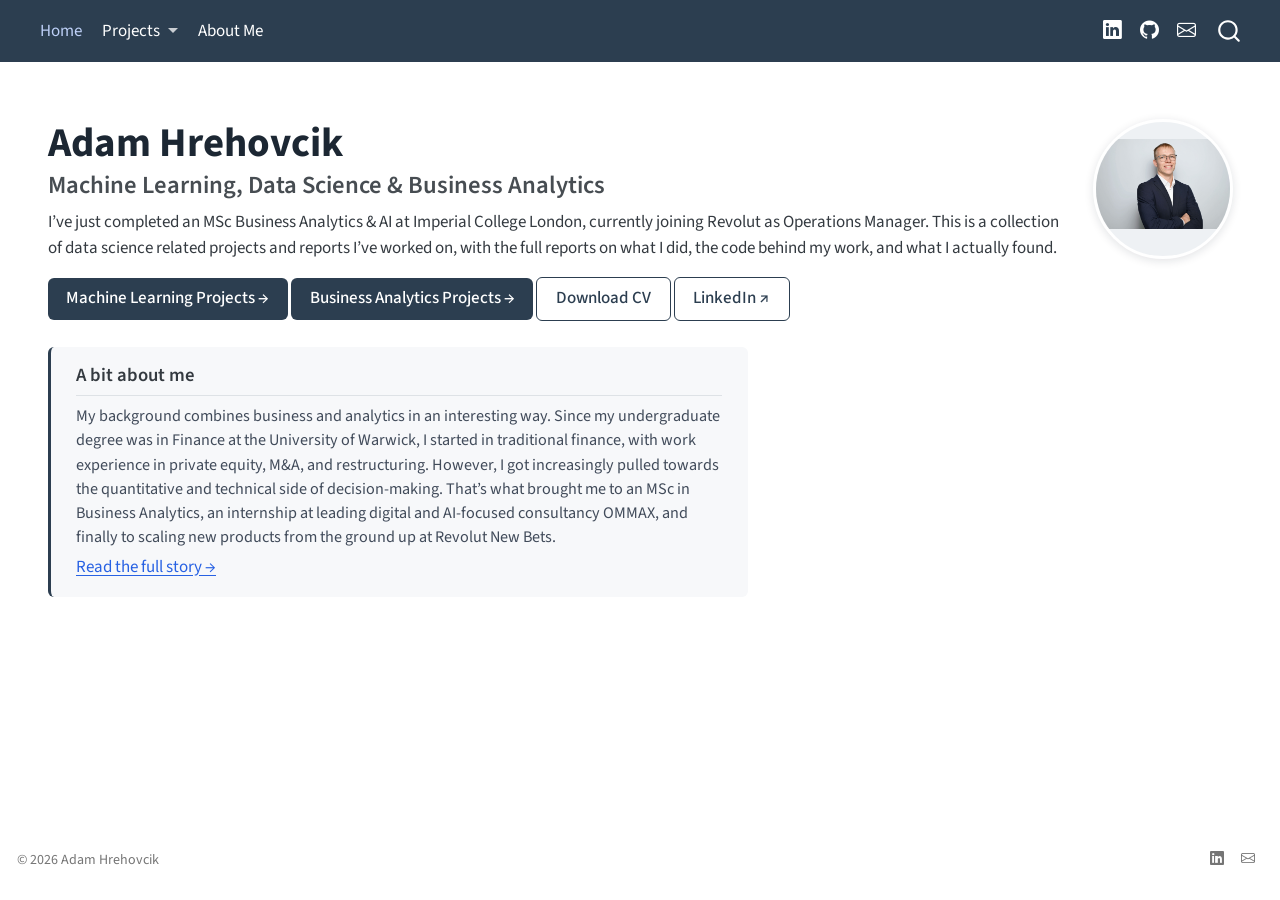
<file: docs/index.html>
<!DOCTYPE html>
<html xmlns="http://www.w3.org/1999/xhtml" lang="en" xml:lang="en"><head>

<meta charset="utf-8">
<meta name="generator" content="quarto-1.10.18">

<meta name="viewport" content="width=device-width, initial-scale=1.0, user-scalable=yes">


<title>Adam Hrehovcik</title>
<style>
/* Default styles provided by pandoc.
** See https://pandoc.org/MANUAL.html#variables-for-html for config info.
*/
span.smallcaps{font-variant: small-caps;}
div.columns{display: flex; gap: 1.5em;}
div.column{flex: auto;}
@media screen {
div.columns{gap: min(4vw, 1.5em);}
div.column{overflow-x: auto;}
}
div.hanging-indent{margin-left: 1.5em; text-indent: -1.5em;}
ul.task-list{list-style: none;}
ul.task-list li input[type="checkbox"] {
  width: 0.8em;
  margin: 0 0.8em 0.2em -1em; /* quarto-specific, see https://github.com/quarto-dev/quarto-cli/issues/4556 */ 
  vertical-align: middle;
}
</style>


<script src="site_libs/quarto-nav/quarto-nav.js"></script>
<script src="site_libs/quarto-nav/headroom.min.js"></script>
<script src="site_libs/clipboard/clipboard.min.js"></script>
<script src="site_libs/quarto-search/autocomplete.umd.js"></script>
<script src="site_libs/quarto-search/fuse.min.js"></script>
<script src="site_libs/quarto-search/quarto-search.js"></script>
<meta name="quarto:offset" content="./">
<script src="site_libs/quarto-html/quarto.js" type="module"></script>
<script src="site_libs/quarto-html/tabsets/tabsets.js" type="module"></script>
<script src="site_libs/quarto-html/popper.min.js"></script>
<script src="site_libs/quarto-html/tippy.umd.min.js"></script>
<script src="site_libs/quarto-html/anchor.min.js"></script>
<link href="site_libs/quarto-html/tippy.css" rel="stylesheet">
<link href="site_libs/quarto-html/quarto-syntax-highlighting-64a204ab8560d761af7679ceaba22944.css" rel="stylesheet" id="quarto-text-highlighting-styles">
<script src="site_libs/bootstrap/bootstrap.min.js"></script>
<link href="site_libs/bootstrap/bootstrap-icons.css" rel="stylesheet">
<link href="site_libs/bootstrap/bootstrap-0a29e989004181ecb0bb1f75400d7e47.min.css" rel="stylesheet" append-hash="true" id="quarto-bootstrap" data-mode="light">
<script id="quarto-search-options" type="application/json">{
  "location": "navbar",
  "copy-button": false,
  "collapse-after": 3,
  "panel-placement": "end",
  "type": "overlay",
  "limit": 50,
  "keyboard-shortcut": [
    "f",
    "/",
    "s"
  ],
  "show-item-context": false,
  "language": {
    "search-no-results-text": "No results",
    "search-matching-documents-text": "matching documents",
    "search-copy-link-title": "Copy link to search",
    "search-hide-matches-text": "Hide additional matches",
    "search-more-match-text": "more match in this document",
    "search-more-matches-text": "more matches in this document",
    "search-clear-button-title": "Clear",
    "search-text-placeholder": "",
    "search-detached-cancel-button-title": "Cancel",
    "search-submit-button-title": "Submit",
    "search-label": "Search"
  }
}</script>


<link rel="stylesheet" href="styles.css">
</head>

<body class="nav-fixed quarto-light">

<div id="quarto-search-results"></div>
  <header id="quarto-header" class="headroom fixed-top">
    <nav class="navbar navbar-expand-lg " data-bs-theme="dark">
      <div class="navbar-container container-fluid">
            <div id="quarto-search" class="" title="Search"></div>
          <button class="navbar-toggler" type="button" data-bs-toggle="collapse" data-bs-target="#navbarCollapse" aria-controls="navbarCollapse" role="menu" aria-expanded="false" aria-label="Toggle navigation" onclick="if (window.quartoToggleHeadroom) { window.quartoToggleHeadroom(); }">
  <span class="navbar-toggler-icon"></span>
</button>
          <div class="collapse navbar-collapse" id="navbarCollapse">
            <ul class="navbar-nav navbar-nav-scroll me-auto">
  <li class="nav-item">
    <a class="nav-link active" href="./index.html" aria-current="page"> 
<span class="menu-text">Home</span></a>
  </li>  
  <li class="nav-item dropdown ">
    <a class="nav-link dropdown-toggle" href="#" id="nav-menu-projects" role="link" data-bs-toggle="dropdown" aria-expanded="false">
 <span class="menu-text">Projects</span>
    </a>
    <ul class="dropdown-menu" aria-labelledby="nav-menu-projects">    
        <li>
    <a class="dropdown-item" href="./machine-learning.html">
 <span class="dropdown-text">Machine Learning &amp; Data Science</span></a>
  </li>  
        <li>
    <a class="dropdown-item" href="./business-analytics.html">
 <span class="dropdown-text">Data &amp; Business Analytics</span></a>
  </li>  
    </ul>
  </li>
  <li class="nav-item">
    <a class="nav-link" href="./about.html"> 
<span class="menu-text">About Me</span></a>
  </li>  
</ul>
            <ul class="navbar-nav navbar-nav-scroll ms-auto">
  <li class="nav-item compact">
    <a class="nav-link" href="https://www.linkedin.com/in/adam-hrehovcik/"> <i class="bi bi-linkedin" role="img" aria-label="LinkedIn">
</i> 
<span class="menu-text"></span></a>
  </li>  
  <li class="nav-item compact">
    <a class="nav-link" href="https://github.com/AdamHrehovcik"> <i class="bi bi-github" role="img" aria-label="GitHub">
</i> 
<span class="menu-text"></span></a>
  </li>  
  <li class="nav-item compact">
    <a class="nav-link" href="mailto:adam.hrehovcik@gmail.com"> <i class="bi bi-envelope" role="img" aria-label="Email">
</i> 
<span class="menu-text"></span></a>
  </li>  
</ul>
          </div> <!-- /navcollapse -->
            <div class="quarto-navbar-tools">
</div>
      </div> <!-- /container-fluid -->
    </nav>
</header>
<!-- content -->
<div id="quarto-content" class="quarto-container page-columns page-rows-contents page-layout-full page-navbar">
<!-- sidebar -->
<!-- margin-sidebar -->
    
<!-- main -->
<main class="content column-page" id="quarto-document-content"><header id="title-block-header" class="quarto-title-block"></header>




<div class="hero">
<div class="hero-flex">
<div class="hero-text">
<div class="hero-name">
Adam Hrehovcik
</div>
<section id="machine-learning-data-science-business-analytics" class="level3">
<h3 class="anchored" data-anchor-id="machine-learning-data-science-business-analytics">Machine Learning, Data Science &amp; Business Analytics</h3>
<p>I’ve just completed an MSc Business Analytics &amp; AI at Imperial College London, currently joining Revolut as Operations Manager. This is a collection of data science related projects and reports I’ve worked on, with the full reports on what I did, the code behind my work, and what I actually found.</p>
<div class="hero-buttons">
<p><a href="./machine-learning.html" class="btn-hero">Machine Learning Projects →</a> <a href="./business-analytics.html" class="btn-hero">Business Analytics Projects →</a> <a href="files/cv/Adam_Hrehovcik_CV.pdf" class="btn-hero btn-hero-outline">Download CV</a> <a href="https://www.linkedin.com/in/adam-hrehovcik/" class="btn-hero btn-hero-outline" target="_blank">LinkedIn ↗</a></p>
</div>
</section>
</div>
<div class="hero-photo">
<p><img src="images/headshot.jpg" alt="Adam Hrehovcik"></p>
</div>
</div>
</div>
<section id="a-bit-about-me" class="level2 about-box">
<h2 class="anchored" data-anchor-id="a-bit-about-me">A bit about me</h2>
<p>My background combines business and analytics in an interesting way. Since my undergraduate degree was in Finance at the University of Warwick, I started in traditional finance, with work experience in private equity, M&amp;A, and restructuring. However, I got increasingly pulled towards the quantitative and technical side of decision-making. That’s what brought me to an MSc in Business Analytics, an internship at leading digital and AI-focused consultancy OMMAX, and finally to scaling new products from the ground up at Revolut New Bets.</p>
<p><a href="./about.html">Read the full story →</a></p>
</section>



</main> <!-- /main -->
<script id="quarto-html-after-body" type="application/javascript">
  window.document.addEventListener("DOMContentLoaded", function (event) {
    const icon = "";
    const anchorJS = new window.AnchorJS();
    anchorJS.options = {
      placement: 'right',
      icon: icon
    };
    anchorJS.add('.anchored');
    const isCodeAnnotation = (el) => {
      for (const clz of el.classList) {
        if (clz.startsWith('code-annotation-')) {                     
          return true;
        }
      }
      return false;
    }
    const onCopySuccess = function(e) {
      // button target
      const button = e.trigger;
      // don't keep focus
      button.blur();
      // flash "checked"
      button.classList.add('code-copy-button-checked');
      var currentTitle = button.getAttribute("title");
      button.setAttribute("title", "Copied!");
      let tooltip;
      if (window.bootstrap) {
        button.setAttribute("data-bs-toggle", "tooltip");
        button.setAttribute("data-bs-placement", "left");
        button.setAttribute("data-bs-title", "Copied!");
        tooltip = new bootstrap.Tooltip(button, 
          { trigger: "manual", 
            customClass: "code-copy-button-tooltip",
            offset: [0, -8]});
        tooltip.show();    
      }
      setTimeout(function() {
        if (tooltip) {
          tooltip.hide();
          button.removeAttribute("data-bs-title");
          button.removeAttribute("data-bs-toggle");
          button.removeAttribute("data-bs-placement");
        }
        button.setAttribute("title", currentTitle);
        button.classList.remove('code-copy-button-checked');
      }, 1000);
      // clear code selection
      e.clearSelection();
    }
    const getTextToCopy = function(trigger) {
      const outerScaffold = trigger.parentElement.cloneNode(true);
      const codeEl = outerScaffold.querySelector('code');
      for (const childEl of codeEl.children) {
        if (isCodeAnnotation(childEl)) {
          childEl.remove();
        }
      }
      return codeEl.innerText;
    }
    const clipboard = new window.ClipboardJS('.code-copy-button:not([data-in-quarto-modal])', {
      text: getTextToCopy
    });
    clipboard.on('success', onCopySuccess);
    if (window.document.getElementById('quarto-embedded-source-code-modal')) {
      const clipboardModal = new window.ClipboardJS('.code-copy-button[data-in-quarto-modal]', {
        text: getTextToCopy,
        container: window.document.getElementById('quarto-embedded-source-code-modal')
      });
      clipboardModal.on('success', onCopySuccess);
    }
      var localhostRegex = new RegExp(/^(?:http|https):\/\/localhost\:?[0-9]*\//);
      var mailtoRegex = new RegExp(/^mailto:/);
        var filterRegex = new RegExp("https:\/\/adamhrehovcik\.github\.io\/Personal-Project-Portfolio");
      var isInternal = (href) => {
          return filterRegex.test(href) || localhostRegex.test(href) || mailtoRegex.test(href);
      }
      // Inspect non-navigation links and adorn them if external
     var links = window.document.querySelectorAll('a[href]:not(.nav-link):not(.navbar-brand):not(.toc-action):not(.sidebar-link):not(.sidebar-item-toggle):not(.pagination-link):not(.no-external):not([aria-hidden]):not(.dropdown-item):not(.quarto-navigation-tool):not(.about-link)');
      for (var i=0; i<links.length; i++) {
        const link = links[i];
        if (!isInternal(link.href)) {
          // undo the damage that might have been done by quarto-nav.js in the case of
          // links that we want to consider external
          if (link.dataset.originalHref !== undefined) {
            link.href = link.dataset.originalHref;
          }
        }
      }
    function tippyHover(el, contentFn, onTriggerFn, onUntriggerFn) {
      const config = {
        allowHTML: true,
        maxWidth: 500,
        delay: 100,
        arrow: false,
        appendTo: function(el) {
            return el.parentElement;
        },
        interactive: true,
        interactiveBorder: 10,
        theme: 'quarto',
        placement: 'bottom-start',
      };
      if (contentFn) {
        config.content = contentFn;
      }
      if (onTriggerFn) {
        config.onTrigger = onTriggerFn;
      }
      if (onUntriggerFn) {
        config.onUntrigger = onUntriggerFn;
      }
      window.tippy(el, config); 
    }
    const noterefs = window.document.querySelectorAll('a[role="doc-noteref"]');
    for (var i=0; i<noterefs.length; i++) {
      const ref = noterefs[i];
      tippyHover(ref, function() {
        // use id or data attribute instead here
        let href = ref.getAttribute('data-footnote-href') || ref.getAttribute('href');
        try { href = new URL(href).hash; } catch {}
        const id = href.replace(/^#\/?/, "");
        const note = window.document.getElementById(id);
        if (note) {
          return note.innerHTML;
        } else {
          return "";
        }
      });
    }
    const xrefs = window.document.querySelectorAll('a.quarto-xref');
    const processXRef = (id, note) => {
      // Strip column container classes
      const stripColumnClz = (el) => {
        el.classList.remove("page-full", "page-columns");
        if (el.children) {
          for (const child of el.children) {
            stripColumnClz(child);
          }
        }
      }
      stripColumnClz(note)
      if (id === null || id.startsWith('sec-')) {
        // Special case sections, only their first couple elements
        const container = document.createElement("div");
        if (note.children && note.children.length > 2) {
          container.appendChild(note.children[0].cloneNode(true));
          for (let i = 1; i < note.children.length; i++) {
            const child = note.children[i];
            if (child.tagName === "P" && child.innerText === "") {
              continue;
            } else {
              container.appendChild(child.cloneNode(true));
              break;
            }
          }
          if (window.Quarto?.typesetMath) {
            window.Quarto.typesetMath(container);
          }
          return container.innerHTML
        } else {
          if (window.Quarto?.typesetMath) {
            window.Quarto.typesetMath(note);
          }
          return note.innerHTML;
        }
      } else {
        // Remove any anchor links if they are present
        const anchorLink = note.querySelector('a.anchorjs-link');
        if (anchorLink) {
          anchorLink.remove();
        }
        if (window.Quarto?.typesetMath) {
          window.Quarto.typesetMath(note);
        }
        if (note.classList.contains("callout")) {
          return note.outerHTML;
        } else {
          return note.innerHTML;
        }
      }
    }
    for (var i=0; i<xrefs.length; i++) {
      const xref = xrefs[i];
      tippyHover(xref, undefined, function(instance) {
        instance.disable();
        let url = xref.getAttribute('href');
        let hash = undefined; 
        if (url.startsWith('#')) {
          hash = url;
        } else {
          try { hash = new URL(url).hash; } catch {}
        }
        if (hash) {
          const id = hash.replace(/^#\/?/, "");
          const note = window.document.getElementById(id);
          if (note !== null) {
            try {
              const html = processXRef(id, note.cloneNode(true));
              instance.setContent(html);
            } finally {
              instance.enable();
              instance.show();
            }
          } else {
            // See if we can fetch this
            fetch(url.split('#')[0])
            .then(res => res.text())
            .then(html => {
              const parser = new DOMParser();
              const htmlDoc = parser.parseFromString(html, "text/html");
              const note = htmlDoc.getElementById(id);
              if (note !== null) {
                const html = processXRef(id, note);
                instance.setContent(html);
              } 
            }).finally(() => {
              instance.enable();
              instance.show();
            });
          }
        } else {
          // See if we can fetch a full url (with no hash to target)
          // This is a special case and we should probably do some content thinning / targeting
          fetch(url)
          .then(res => res.text())
          .then(html => {
            const parser = new DOMParser();
            const htmlDoc = parser.parseFromString(html, "text/html");
            const note = htmlDoc.querySelector('main.content');
            if (note !== null) {
              // This should only happen for chapter cross references
              // (since there is no id in the URL)
              // remove the first header
              if (note.children.length > 0 && note.children[0].tagName === "HEADER") {
                note.children[0].remove();
              }
              const html = processXRef(null, note);
              instance.setContent(html);
            } 
          }).finally(() => {
            instance.enable();
            instance.show();
          });
        }
      }, function(instance) {
      });
    }
        let selectedAnnoteEl;
        const selectorForAnnotation = ( cell, annotation) => {
          let cellAttr = 'data-code-cell="' + cell + '"';
          let lineAttr = 'data-code-annotation="' +  annotation + '"';
          const selector = 'span[' + cellAttr + '][' + lineAttr + ']';
          return selector;
        }
        const selectCodeLines = (annoteEl) => {
          const doc = window.document;
          const targetCell = annoteEl.getAttribute("data-target-cell");
          const targetAnnotation = annoteEl.getAttribute("data-target-annotation");
          const annoteSpan = window.document.querySelector(selectorForAnnotation(targetCell, targetAnnotation));
          const lines = annoteSpan.getAttribute("data-code-lines").split(",");
          const lineIds = lines.map((line) => {
            return targetCell + "-" + line;
          })
          let top = null;
          let height = null;
          let parent = null;
          if (lineIds.length > 0) {
              //compute the position of the single el (top and bottom and make a div)
              const el = window.document.getElementById(lineIds[0]);
              top = el.offsetTop;
              height = el.offsetHeight;
              parent = el.parentElement.parentElement;
            if (lineIds.length > 1) {
              const lastEl = window.document.getElementById(lineIds[lineIds.length - 1]);
              const bottom = lastEl.offsetTop + lastEl.offsetHeight;
              height = bottom - top;
            }
            if (top !== null && height !== null && parent !== null) {
              // cook up a div (if necessary) and position it 
              let div = window.document.getElementById("code-annotation-line-highlight");
              if (div === null) {
                div = window.document.createElement("div");
                div.setAttribute("id", "code-annotation-line-highlight");
                div.style.position = 'absolute';
                parent.appendChild(div);
              }
              div.style.top = top - 2 + "px";
              div.style.height = height + 4 + "px";
              div.style.left = 0;
              let gutterDiv = window.document.getElementById("code-annotation-line-highlight-gutter");
              if (gutterDiv === null) {
                gutterDiv = window.document.createElement("div");
                gutterDiv.setAttribute("id", "code-annotation-line-highlight-gutter");
                gutterDiv.style.position = 'absolute';
                const codeCell = window.document.getElementById(targetCell);
                const gutter = codeCell.querySelector('.code-annotation-gutter');
                gutter.appendChild(gutterDiv);
              }
              gutterDiv.style.top = top - 2 + "px";
              gutterDiv.style.height = height + 4 + "px";
            }
            selectedAnnoteEl = annoteEl;
          }
        };
        const unselectCodeLines = () => {
          const elementsIds = ["code-annotation-line-highlight", "code-annotation-line-highlight-gutter"];
          elementsIds.forEach((elId) => {
            const div = window.document.getElementById(elId);
            if (div) {
              div.remove();
            }
          });
          selectedAnnoteEl = undefined;
        };
          // Handle positioning of the toggle
      window.addEventListener(
        "resize",
        throttle(() => {
          elRect = undefined;
          if (selectedAnnoteEl) {
            selectCodeLines(selectedAnnoteEl);
          }
        }, 10)
      );
      function throttle(fn, ms) {
      let throttle = false;
      let timer;
        return (...args) => {
          if(!throttle) { // first call gets through
              fn.apply(this, args);
              throttle = true;
          } else { // all the others get throttled
              if(timer) clearTimeout(timer); // cancel #2
              timer = setTimeout(() => {
                fn.apply(this, args);
                timer = throttle = false;
              }, ms);
          }
        };
      }
        // Attach click handler to the DT
        const annoteDls = window.document.querySelectorAll('dt[data-target-cell]');
        for (const annoteDlNode of annoteDls) {
          annoteDlNode.addEventListener('click', (event) => {
            const clickedEl = event.target;
            if (clickedEl !== selectedAnnoteEl) {
              unselectCodeLines();
              const activeEl = window.document.querySelector('dt[data-target-cell].code-annotation-active');
              if (activeEl) {
                activeEl.classList.remove('code-annotation-active');
              }
              selectCodeLines(clickedEl);
              clickedEl.classList.add('code-annotation-active');
            } else {
              // Unselect the line
              unselectCodeLines();
              clickedEl.classList.remove('code-annotation-active');
            }
          });
        }
    const findCites = (el) => {
      const parentEl = el.parentElement;
      if (parentEl) {
        const cites = parentEl.dataset.cites;
        if (cites) {
          return {
            el,
            cites: cites.split(' ')
          };
        } else {
          return findCites(el.parentElement)
        }
      } else {
        return undefined;
      }
    };
    var bibliorefs = window.document.querySelectorAll('a[role="doc-biblioref"]');
    for (var i=0; i<bibliorefs.length; i++) {
      const ref = bibliorefs[i];
      const citeInfo = findCites(ref);
      if (citeInfo) {
        tippyHover(citeInfo.el, function() {
          var popup = window.document.createElement('div');
          citeInfo.cites.forEach(function(cite) {
            var citeDiv = window.document.createElement('div');
            citeDiv.classList.add('hanging-indent');
            citeDiv.classList.add('csl-entry');
            var biblioDiv = window.document.getElementById('ref-' + cite);
            if (biblioDiv) {
              citeDiv.innerHTML = biblioDiv.innerHTML;
            }
            popup.appendChild(citeDiv);
          });
          return popup.innerHTML;
        });
      }
    }
  });
  </script>
</div> <!-- /content -->
<footer class="footer">
  <div class="nav-footer">
    <div class="nav-footer-left">
<p>© 2026 Adam Hrehovcik</p>
</div>   
    <div class="nav-footer-center">
      &nbsp;
    </div>
    <div class="nav-footer-right">
      <ul class="footer-items list-unstyled">
    <li class="nav-item compact">
    <a class="nav-link" href="https://www.linkedin.com/in/adam-hrehovcik/">
      <i class="bi bi-linkedin" role="img">
</i> 
    </a>
  </li>  
    <li class="nav-item compact">
    <a class="nav-link" href="mailto:adam.hrehovcik@gmail.com">
      <i class="bi bi-envelope" role="img">
</i> 
    </a>
  </li>  
</ul>
    </div>
  </div>
</footer>




</body></html>
</file>
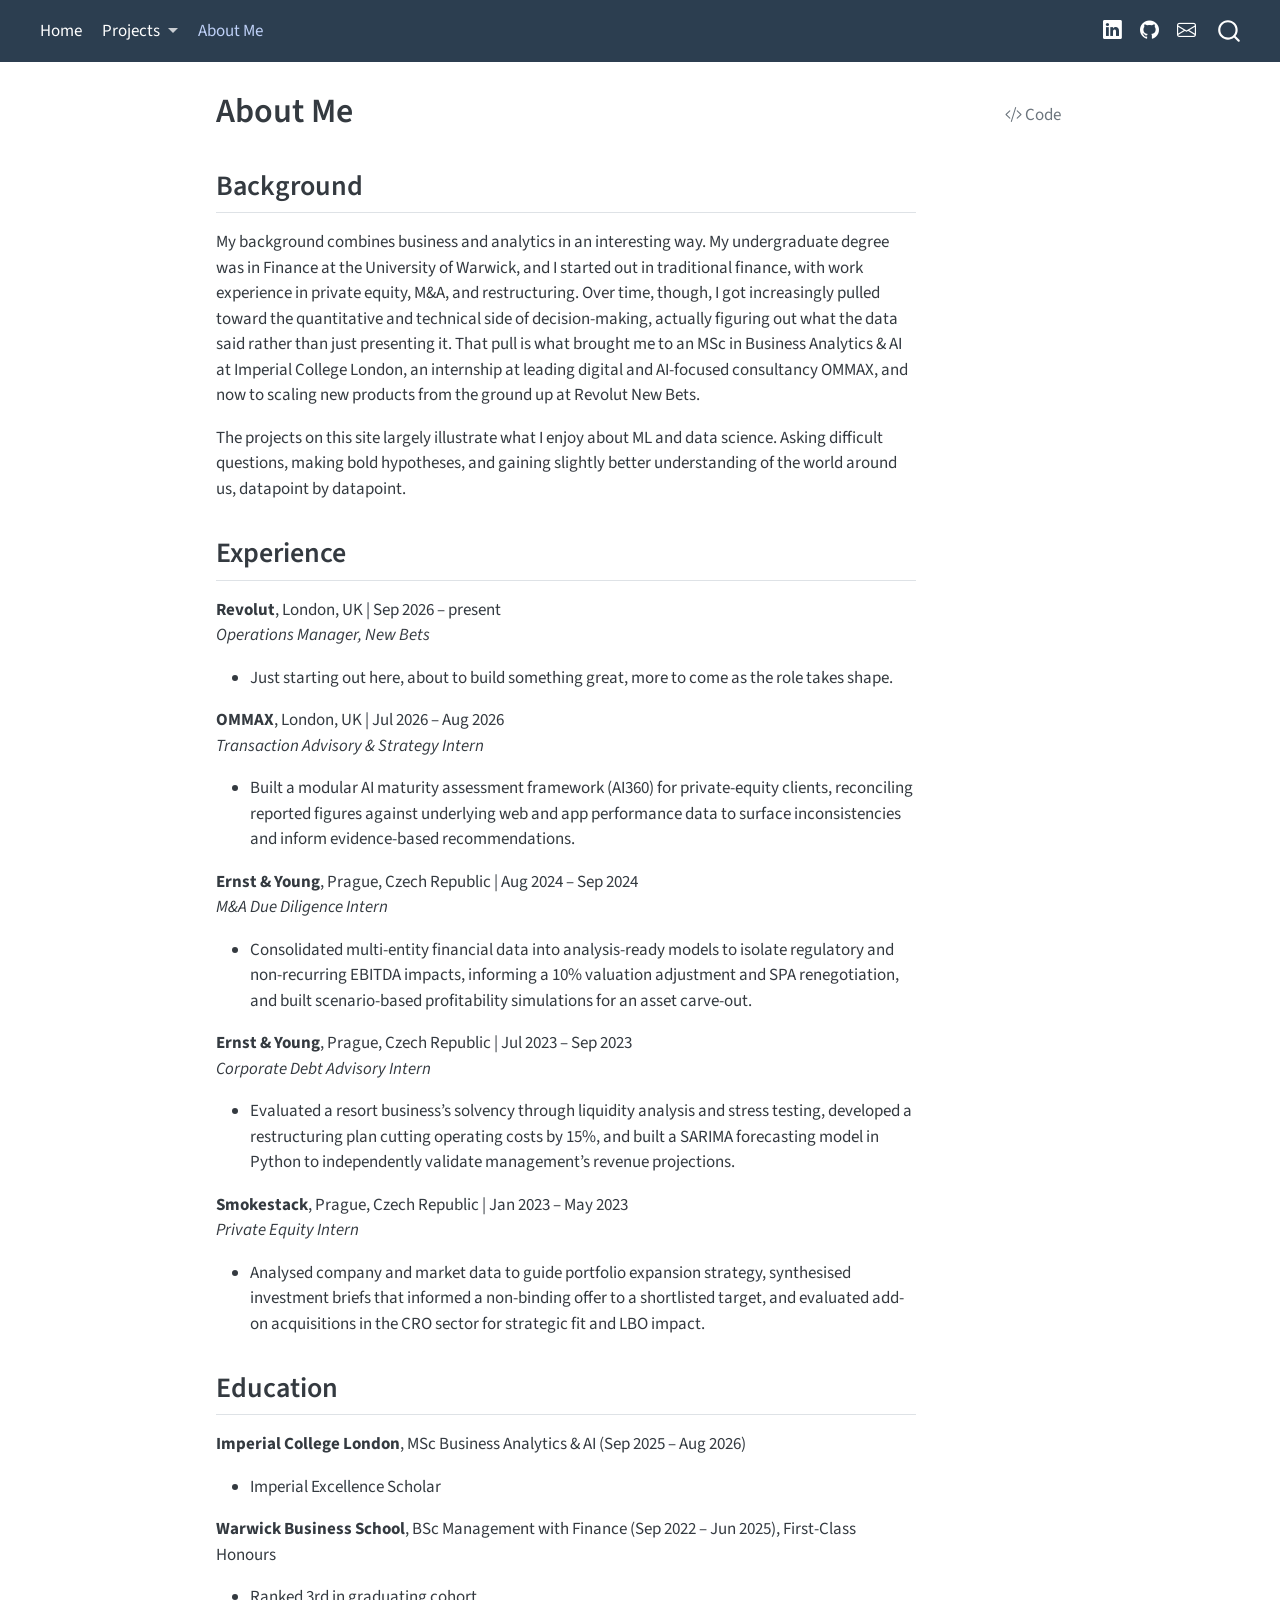
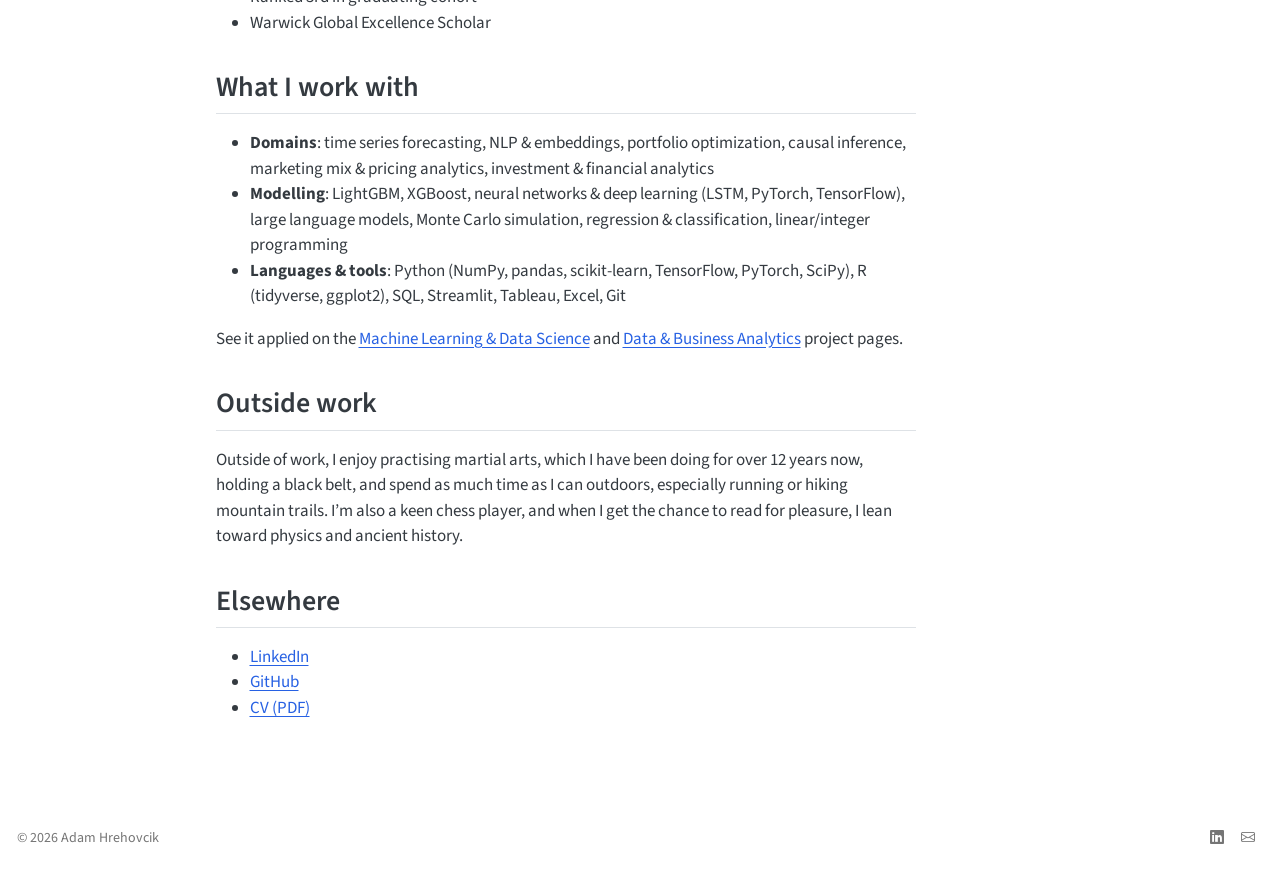
<file: docs/about.html>
<!DOCTYPE html>
<html xmlns="http://www.w3.org/1999/xhtml" lang="en" xml:lang="en"><head>

<meta charset="utf-8">
<meta name="generator" content="quarto-1.10.18">

<meta name="viewport" content="width=device-width, initial-scale=1.0, user-scalable=yes">


<title>About Me – Adam Hrehovcik</title>
<style>
/* Default styles provided by pandoc.
** See https://pandoc.org/MANUAL.html#variables-for-html for config info.
*/
span.smallcaps{font-variant: small-caps;}
div.columns{display: flex; gap: 1.5em;}
div.column{flex: auto;}
@media screen {
div.columns{gap: min(4vw, 1.5em);}
div.column{overflow-x: auto;}
}
div.hanging-indent{margin-left: 1.5em; text-indent: -1.5em;}
ul.task-list{list-style: none;}
ul.task-list li input[type="checkbox"] {
  width: 0.8em;
  margin: 0 0.8em 0.2em -1em; /* quarto-specific, see https://github.com/quarto-dev/quarto-cli/issues/4556 */ 
  vertical-align: middle;
}
/* CSS for syntax highlighting */
html { -webkit-text-size-adjust: 100%; }
pre > code.sourceCode { white-space: pre; position: relative; }
pre > code.sourceCode > span { display: inline-block; line-height: 1.25; }
pre > code.sourceCode > span:empty { height: 1.2em; }
.sourceCode { overflow: visible; }
code.sourceCode > span { color: inherit; text-decoration: inherit; }
div.sourceCode { margin: 1em 0; }
pre.sourceCode { margin: 0; }
@media screen {
div.sourceCode { overflow: auto; }
}
@media print {
pre > code.sourceCode { white-space: pre-wrap; }
pre > code.sourceCode > span { text-indent: -5em; padding-left: 5em; }
}
pre.numberSource code
  { counter-reset: source-line 0; }
pre.numberSource code > span
  { position: relative; left: -4em; counter-increment: source-line; }
pre.numberSource code > span > a:first-child::before
  { content: counter(source-line);
    position: relative; left: -1em; text-align: right; vertical-align: baseline;
    border: none; display: inline-block;
    -webkit-touch-callout: none; -webkit-user-select: none;
    -khtml-user-select: none; -moz-user-select: none;
    -ms-user-select: none; user-select: none;
    padding: 0 4px; width: 4em;
  }
pre.numberSource { margin-left: 3em;  padding-left: 4px; }
div.sourceCode
  {   }
@media screen {
pre > code.sourceCode > span > a:first-child::before { text-decoration: underline; }
}
</style>


<script src="site_libs/quarto-nav/quarto-nav.js"></script>
<script src="site_libs/quarto-nav/headroom.min.js"></script>
<script src="site_libs/clipboard/clipboard.min.js"></script>
<script src="site_libs/quarto-search/autocomplete.umd.js"></script>
<script src="site_libs/quarto-search/fuse.min.js"></script>
<script src="site_libs/quarto-search/quarto-search.js"></script>
<meta name="quarto:offset" content="./">
<script src="site_libs/quarto-html/quarto.js" type="module"></script>
<script src="site_libs/quarto-html/tabsets/tabsets.js" type="module"></script>
<script src="site_libs/quarto-html/popper.min.js"></script>
<script src="site_libs/quarto-html/tippy.umd.min.js"></script>
<script src="site_libs/quarto-html/anchor.min.js"></script>
<link href="site_libs/quarto-html/tippy.css" rel="stylesheet">
<link href="site_libs/quarto-html/quarto-syntax-highlighting-64a204ab8560d761af7679ceaba22944.css" rel="stylesheet" id="quarto-text-highlighting-styles">
<script src="site_libs/bootstrap/bootstrap.min.js"></script>
<link href="site_libs/bootstrap/bootstrap-icons.css" rel="stylesheet">
<link href="site_libs/bootstrap/bootstrap-0a29e989004181ecb0bb1f75400d7e47.min.css" rel="stylesheet" append-hash="true" id="quarto-bootstrap" data-mode="light">
<script id="quarto-search-options" type="application/json">{
  "location": "navbar",
  "copy-button": false,
  "collapse-after": 3,
  "panel-placement": "end",
  "type": "overlay",
  "limit": 50,
  "keyboard-shortcut": [
    "f",
    "/",
    "s"
  ],
  "show-item-context": false,
  "language": {
    "search-no-results-text": "No results",
    "search-matching-documents-text": "matching documents",
    "search-copy-link-title": "Copy link to search",
    "search-hide-matches-text": "Hide additional matches",
    "search-more-match-text": "more match in this document",
    "search-more-matches-text": "more matches in this document",
    "search-clear-button-title": "Clear",
    "search-text-placeholder": "",
    "search-detached-cancel-button-title": "Cancel",
    "search-submit-button-title": "Submit",
    "search-label": "Search"
  }
}</script>


<link rel="stylesheet" href="styles.css">
</head>

<body class="nav-fixed fullcontent quarto-light">

<div id="quarto-search-results"></div>
  <header id="quarto-header" class="headroom fixed-top">
    <nav class="navbar navbar-expand-lg " data-bs-theme="dark">
      <div class="navbar-container container-fluid">
            <div id="quarto-search" class="" title="Search"></div>
          <button class="navbar-toggler" type="button" data-bs-toggle="collapse" data-bs-target="#navbarCollapse" aria-controls="navbarCollapse" role="menu" aria-expanded="false" aria-label="Toggle navigation" onclick="if (window.quartoToggleHeadroom) { window.quartoToggleHeadroom(); }">
  <span class="navbar-toggler-icon"></span>
</button>
          <div class="collapse navbar-collapse" id="navbarCollapse">
            <ul class="navbar-nav navbar-nav-scroll me-auto">
  <li class="nav-item">
    <a class="nav-link" href="./index.html"> 
<span class="menu-text">Home</span></a>
  </li>  
  <li class="nav-item dropdown ">
    <a class="nav-link dropdown-toggle" href="#" id="nav-menu-projects" role="link" data-bs-toggle="dropdown" aria-expanded="false">
 <span class="menu-text">Projects</span>
    </a>
    <ul class="dropdown-menu" aria-labelledby="nav-menu-projects">    
        <li>
    <a class="dropdown-item" href="./machine-learning.html">
 <span class="dropdown-text">Machine Learning &amp; Data Science</span></a>
  </li>  
        <li>
    <a class="dropdown-item" href="./business-analytics.html">
 <span class="dropdown-text">Data &amp; Business Analytics</span></a>
  </li>  
    </ul>
  </li>
  <li class="nav-item">
    <a class="nav-link active" href="./about.html" aria-current="page"> 
<span class="menu-text">About Me</span></a>
  </li>  
</ul>
            <ul class="navbar-nav navbar-nav-scroll ms-auto">
  <li class="nav-item compact">
    <a class="nav-link" href="https://www.linkedin.com/in/adam-hrehovcik/"> <i class="bi bi-linkedin" role="img" aria-label="LinkedIn">
</i> 
<span class="menu-text"></span></a>
  </li>  
  <li class="nav-item compact">
    <a class="nav-link" href="https://github.com/AdamHrehovcik"> <i class="bi bi-github" role="img" aria-label="GitHub">
</i> 
<span class="menu-text"></span></a>
  </li>  
  <li class="nav-item compact">
    <a class="nav-link" href="mailto:adam.hrehovcik@gmail.com"> <i class="bi bi-envelope" role="img" aria-label="Email">
</i> 
<span class="menu-text"></span></a>
  </li>  
</ul>
          </div> <!-- /navcollapse -->
            <div class="quarto-navbar-tools">
</div>
      </div> <!-- /container-fluid -->
    </nav>
</header>
<!-- content -->
<div id="quarto-content" class="quarto-container page-columns page-rows-contents page-layout-article page-navbar">
<!-- sidebar -->
<!-- margin-sidebar -->
    
<!-- main -->
<main class="content" id="quarto-document-content">

<header id="title-block-header" class="quarto-title-block default">
<div class="quarto-title">
<div class="quarto-title-block"><div><h1 class="title">About Me</h1><button type="button" class="btn code-tools-button" id="quarto-code-tools-source"><i class="bi"></i> Code</button></div></div>
</div>



<div class="quarto-title-meta">

    
  
    
  </div>
  


</header>


<div class="about-layout">
<section id="background" class="level2">
<h2 class="anchored" data-anchor-id="background">Background</h2>
<p>My background combines business and analytics in an interesting way. My undergraduate degree was in Finance at the University of Warwick, and I started out in traditional finance, with work experience in private equity, M&amp;A, and restructuring. Over time, though, I got increasingly pulled toward the quantitative and technical side of decision-making, actually figuring out what the data said rather than just presenting it. That pull is what brought me to an MSc in Business Analytics &amp; AI at Imperial College London, an internship at leading digital and AI-focused consultancy OMMAX, and now to scaling new products from the ground up at Revolut New Bets.</p>
<p>The projects on this site largely illustrate what I enjoy about ML and data science. Asking difficult questions, making bold hypotheses, and gaining slightly better understanding of the world around us, datapoint by datapoint.</p>
</section>
<section id="experience" class="level2">
<h2 class="anchored" data-anchor-id="experience">Experience</h2>
<p><strong>Revolut</strong>, London, UK | Sep 2026 – present <br><em>Operations Manager, New Bets</em></p>
<ul>
<li>Just starting out here, about to build something great, more to come as the role takes shape.</li>
</ul>
<p><strong>OMMAX</strong>, London, UK | Jul 2026 – Aug 2026 <br><em>Transaction Advisory &amp; Strategy Intern</em></p>
<ul>
<li>Built a modular AI maturity assessment framework (AI360) for private-equity clients, reconciling reported figures against underlying web and app performance data to surface inconsistencies and inform evidence-based recommendations.</li>
</ul>
<p><strong>Ernst &amp; Young</strong>, Prague, Czech Republic | Aug 2024 – Sep 2024 <br><em>M&amp;A Due Diligence Intern</em></p>
<ul>
<li>Consolidated multi-entity financial data into analysis-ready models to isolate regulatory and non-recurring EBITDA impacts, informing a 10% valuation adjustment and SPA renegotiation, and built scenario-based profitability simulations for an asset carve-out.</li>
</ul>
<p><strong>Ernst &amp; Young</strong>, Prague, Czech Republic | Jul 2023 – Sep 2023 <br><em>Corporate Debt Advisory Intern</em></p>
<ul>
<li>Evaluated a resort business’s solvency through liquidity analysis and stress testing, developed a restructuring plan cutting operating costs by 15%, and built a SARIMA forecasting model in Python to independently validate management’s revenue projections.</li>
</ul>
<p><strong>Smokestack</strong>, Prague, Czech Republic | Jan 2023 – May 2023 <br><em>Private Equity Intern</em></p>
<ul>
<li>Analysed company and market data to guide portfolio expansion strategy, synthesised investment briefs that informed a non-binding offer to a shortlisted target, and evaluated add-on acquisitions in the CRO sector for strategic fit and LBO impact.</li>
</ul>
</section>
<section id="education" class="level2">
<h2 class="anchored" data-anchor-id="education">Education</h2>
<p><strong>Imperial College London</strong>, MSc Business Analytics &amp; AI (Sep 2025 – Aug 2026)</p>
<ul>
<li>Imperial Excellence Scholar</li>
</ul>
<p><strong>Warwick Business School</strong>, BSc Management with Finance (Sep 2022 – Jun 2025), First-Class Honours</p>
<ul>
<li>Ranked 3rd in graduating cohort</li>
<li>Warwick Global Excellence Scholar</li>
</ul>
</section>
<section id="what-i-work-with" class="level2">
<h2 class="anchored" data-anchor-id="what-i-work-with">What I work with</h2>
<ul>
<li><strong>Domains</strong>: time series forecasting, NLP &amp; embeddings, portfolio optimization, causal inference, marketing mix &amp; pricing analytics, investment &amp; financial analytics</li>
<li><strong>Modelling</strong>: LightGBM, XGBoost, neural networks &amp; deep learning (LSTM, PyTorch, TensorFlow), large language models, Monte Carlo simulation, regression &amp; classification, linear/integer programming</li>
<li><strong>Languages &amp; tools</strong>: Python (NumPy, pandas, scikit-learn, TensorFlow, PyTorch, SciPy), R (tidyverse, ggplot2), SQL, Streamlit, Tableau, Excel, Git</li>
</ul>
<p>See it applied on the <a href="./machine-learning.html">Machine Learning &amp; Data Science</a> and <a href="./business-analytics.html">Data &amp; Business Analytics</a> project pages.</p>
</section>
<section id="outside-work" class="level2">
<h2 class="anchored" data-anchor-id="outside-work">Outside work</h2>
<p>Outside of work, I enjoy practising martial arts, which I have been doing for over 12 years now, holding a black belt, and spend as much time as I can outdoors, especially running or hiking mountain trails. I’m also a keen chess player, and when I get the chance to read for pleasure, I lean toward physics and ancient history.</p>
</section>
<section id="elsewhere" class="level2">
<h2 class="anchored" data-anchor-id="elsewhere">Elsewhere</h2>
<ul>
<li><a href="https://www.linkedin.com/in/adam-hrehovcik/">LinkedIn</a></li>
<li><a href="https://github.com/AdamHrehovcik">GitHub</a></li>
<li><a href="files/cv/Adam_Hrehovcik_CV.pdf">CV (PDF)</a></li>
</ul>
</section>
</div>


<!-- -->


</main> <!-- /main -->
<script id="quarto-html-after-body" type="application/javascript">
  window.document.addEventListener("DOMContentLoaded", function (event) {
    const icon = "";
    const anchorJS = new window.AnchorJS();
    anchorJS.options = {
      placement: 'right',
      icon: icon
    };
    anchorJS.add('.anchored');
    const isCodeAnnotation = (el) => {
      for (const clz of el.classList) {
        if (clz.startsWith('code-annotation-')) {                     
          return true;
        }
      }
      return false;
    }
    const onCopySuccess = function(e) {
      // button target
      const button = e.trigger;
      // don't keep focus
      button.blur();
      // flash "checked"
      button.classList.add('code-copy-button-checked');
      var currentTitle = button.getAttribute("title");
      button.setAttribute("title", "Copied!");
      let tooltip;
      if (window.bootstrap) {
        button.setAttribute("data-bs-toggle", "tooltip");
        button.setAttribute("data-bs-placement", "left");
        button.setAttribute("data-bs-title", "Copied!");
        tooltip = new bootstrap.Tooltip(button, 
          { trigger: "manual", 
            customClass: "code-copy-button-tooltip",
            offset: [0, -8]});
        tooltip.show();    
      }
      setTimeout(function() {
        if (tooltip) {
          tooltip.hide();
          button.removeAttribute("data-bs-title");
          button.removeAttribute("data-bs-toggle");
          button.removeAttribute("data-bs-placement");
        }
        button.setAttribute("title", currentTitle);
        button.classList.remove('code-copy-button-checked');
      }, 1000);
      // clear code selection
      e.clearSelection();
    }
    const getTextToCopy = function(trigger) {
      const outerScaffold = trigger.parentElement.cloneNode(true);
      const codeEl = outerScaffold.querySelector('code');
      for (const childEl of codeEl.children) {
        if (isCodeAnnotation(childEl)) {
          childEl.remove();
        }
      }
      return codeEl.innerText;
    }
    const clipboard = new window.ClipboardJS('.code-copy-button:not([data-in-quarto-modal])', {
      text: getTextToCopy
    });
    clipboard.on('success', onCopySuccess);
    if (window.document.getElementById('quarto-embedded-source-code-modal')) {
      const clipboardModal = new window.ClipboardJS('.code-copy-button[data-in-quarto-modal]', {
        text: getTextToCopy,
        container: window.document.getElementById('quarto-embedded-source-code-modal')
      });
      clipboardModal.on('success', onCopySuccess);
    }
    const viewSource = window.document.getElementById('quarto-view-source') ||
                       window.document.getElementById('quarto-code-tools-source');
    if (viewSource) {
      const sourceUrl = viewSource.getAttribute("data-quarto-source-url");
      viewSource.addEventListener("click", function(e) {
        if (sourceUrl) {
          // rstudio viewer pane
          if (/\bcapabilities=\b/.test(window.location)) {
            window.open(sourceUrl);
          } else {
            window.location.href = sourceUrl;
          }
        } else {
          const modal = new bootstrap.Modal(document.getElementById('quarto-embedded-source-code-modal'));
          modal.show();
        }
        return false;
      });
    }
    function toggleCodeHandler(show) {
      return function(e) {
        const cellDetails = window.document.querySelectorAll(".cell details.code-fold");
        for (let i=0; i<cellDetails.length; i++) {
          const details = cellDetails[i];
          if (show) {
            details.open = true;
          } else {
            details.removeAttribute("open");
          }
        }
        const cellCodeDivs = window.document.querySelectorAll(".cell div.sourceCode.cell-code");
        const fromCls = show ? "hidden" : "unhidden";
        const toCls = show ? "unhidden" : "hidden";
        for (let i=0; i<cellCodeDivs.length; i++) {
          const codeDiv = cellCodeDivs[i];
          if (codeDiv.classList.contains(fromCls)) {
            codeDiv.classList.remove(fromCls);
            codeDiv.classList.add(toCls);
          } 
        }
        return false;
      }
    }
    const hideAllCode = window.document.getElementById("quarto-hide-all-code");
    if (hideAllCode) {
      hideAllCode.addEventListener("click", toggleCodeHandler(false));
    }
    const showAllCode = window.document.getElementById("quarto-show-all-code");
    if (showAllCode) {
      showAllCode.addEventListener("click", toggleCodeHandler(true));
    }
      var localhostRegex = new RegExp(/^(?:http|https):\/\/localhost\:?[0-9]*\//);
      var mailtoRegex = new RegExp(/^mailto:/);
        var filterRegex = new RegExp("https:\/\/adamhrehovcik\.github\.io\/Personal-Project-Portfolio");
      var isInternal = (href) => {
          return filterRegex.test(href) || localhostRegex.test(href) || mailtoRegex.test(href);
      }
      // Inspect non-navigation links and adorn them if external
     var links = window.document.querySelectorAll('a[href]:not(.nav-link):not(.navbar-brand):not(.toc-action):not(.sidebar-link):not(.sidebar-item-toggle):not(.pagination-link):not(.no-external):not([aria-hidden]):not(.dropdown-item):not(.quarto-navigation-tool):not(.about-link)');
      for (var i=0; i<links.length; i++) {
        const link = links[i];
        if (!isInternal(link.href)) {
          // undo the damage that might have been done by quarto-nav.js in the case of
          // links that we want to consider external
          if (link.dataset.originalHref !== undefined) {
            link.href = link.dataset.originalHref;
          }
        }
      }
    function tippyHover(el, contentFn, onTriggerFn, onUntriggerFn) {
      const config = {
        allowHTML: true,
        maxWidth: 500,
        delay: 100,
        arrow: false,
        appendTo: function(el) {
            return el.parentElement;
        },
        interactive: true,
        interactiveBorder: 10,
        theme: 'quarto',
        placement: 'bottom-start',
      };
      if (contentFn) {
        config.content = contentFn;
      }
      if (onTriggerFn) {
        config.onTrigger = onTriggerFn;
      }
      if (onUntriggerFn) {
        config.onUntrigger = onUntriggerFn;
      }
      window.tippy(el, config); 
    }
    const noterefs = window.document.querySelectorAll('a[role="doc-noteref"]');
    for (var i=0; i<noterefs.length; i++) {
      const ref = noterefs[i];
      tippyHover(ref, function() {
        // use id or data attribute instead here
        let href = ref.getAttribute('data-footnote-href') || ref.getAttribute('href');
        try { href = new URL(href).hash; } catch {}
        const id = href.replace(/^#\/?/, "");
        const note = window.document.getElementById(id);
        if (note) {
          return note.innerHTML;
        } else {
          return "";
        }
      });
    }
    const xrefs = window.document.querySelectorAll('a.quarto-xref');
    const processXRef = (id, note) => {
      // Strip column container classes
      const stripColumnClz = (el) => {
        el.classList.remove("page-full", "page-columns");
        if (el.children) {
          for (const child of el.children) {
            stripColumnClz(child);
          }
        }
      }
      stripColumnClz(note)
      if (id === null || id.startsWith('sec-')) {
        // Special case sections, only their first couple elements
        const container = document.createElement("div");
        if (note.children && note.children.length > 2) {
          container.appendChild(note.children[0].cloneNode(true));
          for (let i = 1; i < note.children.length; i++) {
            const child = note.children[i];
            if (child.tagName === "P" && child.innerText === "") {
              continue;
            } else {
              container.appendChild(child.cloneNode(true));
              break;
            }
          }
          if (window.Quarto?.typesetMath) {
            window.Quarto.typesetMath(container);
          }
          return container.innerHTML
        } else {
          if (window.Quarto?.typesetMath) {
            window.Quarto.typesetMath(note);
          }
          return note.innerHTML;
        }
      } else {
        // Remove any anchor links if they are present
        const anchorLink = note.querySelector('a.anchorjs-link');
        if (anchorLink) {
          anchorLink.remove();
        }
        if (window.Quarto?.typesetMath) {
          window.Quarto.typesetMath(note);
        }
        if (note.classList.contains("callout")) {
          return note.outerHTML;
        } else {
          return note.innerHTML;
        }
      }
    }
    for (var i=0; i<xrefs.length; i++) {
      const xref = xrefs[i];
      tippyHover(xref, undefined, function(instance) {
        instance.disable();
        let url = xref.getAttribute('href');
        let hash = undefined; 
        if (url.startsWith('#')) {
          hash = url;
        } else {
          try { hash = new URL(url).hash; } catch {}
        }
        if (hash) {
          const id = hash.replace(/^#\/?/, "");
          const note = window.document.getElementById(id);
          if (note !== null) {
            try {
              const html = processXRef(id, note.cloneNode(true));
              instance.setContent(html);
            } finally {
              instance.enable();
              instance.show();
            }
          } else {
            // See if we can fetch this
            fetch(url.split('#')[0])
            .then(res => res.text())
            .then(html => {
              const parser = new DOMParser();
              const htmlDoc = parser.parseFromString(html, "text/html");
              const note = htmlDoc.getElementById(id);
              if (note !== null) {
                const html = processXRef(id, note);
                instance.setContent(html);
              } 
            }).finally(() => {
              instance.enable();
              instance.show();
            });
          }
        } else {
          // See if we can fetch a full url (with no hash to target)
          // This is a special case and we should probably do some content thinning / targeting
          fetch(url)
          .then(res => res.text())
          .then(html => {
            const parser = new DOMParser();
            const htmlDoc = parser.parseFromString(html, "text/html");
            const note = htmlDoc.querySelector('main.content');
            if (note !== null) {
              // This should only happen for chapter cross references
              // (since there is no id in the URL)
              // remove the first header
              if (note.children.length > 0 && note.children[0].tagName === "HEADER") {
                note.children[0].remove();
              }
              const html = processXRef(null, note);
              instance.setContent(html);
            } 
          }).finally(() => {
            instance.enable();
            instance.show();
          });
        }
      }, function(instance) {
      });
    }
        let selectedAnnoteEl;
        const selectorForAnnotation = ( cell, annotation) => {
          let cellAttr = 'data-code-cell="' + cell + '"';
          let lineAttr = 'data-code-annotation="' +  annotation + '"';
          const selector = 'span[' + cellAttr + '][' + lineAttr + ']';
          return selector;
        }
        const selectCodeLines = (annoteEl) => {
          const doc = window.document;
          const targetCell = annoteEl.getAttribute("data-target-cell");
          const targetAnnotation = annoteEl.getAttribute("data-target-annotation");
          const annoteSpan = window.document.querySelector(selectorForAnnotation(targetCell, targetAnnotation));
          const lines = annoteSpan.getAttribute("data-code-lines").split(",");
          const lineIds = lines.map((line) => {
            return targetCell + "-" + line;
          })
          let top = null;
          let height = null;
          let parent = null;
          if (lineIds.length > 0) {
              //compute the position of the single el (top and bottom and make a div)
              const el = window.document.getElementById(lineIds[0]);
              top = el.offsetTop;
              height = el.offsetHeight;
              parent = el.parentElement.parentElement;
            if (lineIds.length > 1) {
              const lastEl = window.document.getElementById(lineIds[lineIds.length - 1]);
              const bottom = lastEl.offsetTop + lastEl.offsetHeight;
              height = bottom - top;
            }
            if (top !== null && height !== null && parent !== null) {
              // cook up a div (if necessary) and position it 
              let div = window.document.getElementById("code-annotation-line-highlight");
              if (div === null) {
                div = window.document.createElement("div");
                div.setAttribute("id", "code-annotation-line-highlight");
                div.style.position = 'absolute';
                parent.appendChild(div);
              }
              div.style.top = top - 2 + "px";
              div.style.height = height + 4 + "px";
              div.style.left = 0;
              let gutterDiv = window.document.getElementById("code-annotation-line-highlight-gutter");
              if (gutterDiv === null) {
                gutterDiv = window.document.createElement("div");
                gutterDiv.setAttribute("id", "code-annotation-line-highlight-gutter");
                gutterDiv.style.position = 'absolute';
                const codeCell = window.document.getElementById(targetCell);
                const gutter = codeCell.querySelector('.code-annotation-gutter');
                gutter.appendChild(gutterDiv);
              }
              gutterDiv.style.top = top - 2 + "px";
              gutterDiv.style.height = height + 4 + "px";
            }
            selectedAnnoteEl = annoteEl;
          }
        };
        const unselectCodeLines = () => {
          const elementsIds = ["code-annotation-line-highlight", "code-annotation-line-highlight-gutter"];
          elementsIds.forEach((elId) => {
            const div = window.document.getElementById(elId);
            if (div) {
              div.remove();
            }
          });
          selectedAnnoteEl = undefined;
        };
          // Handle positioning of the toggle
      window.addEventListener(
        "resize",
        throttle(() => {
          elRect = undefined;
          if (selectedAnnoteEl) {
            selectCodeLines(selectedAnnoteEl);
          }
        }, 10)
      );
      function throttle(fn, ms) {
      let throttle = false;
      let timer;
        return (...args) => {
          if(!throttle) { // first call gets through
              fn.apply(this, args);
              throttle = true;
          } else { // all the others get throttled
              if(timer) clearTimeout(timer); // cancel #2
              timer = setTimeout(() => {
                fn.apply(this, args);
                timer = throttle = false;
              }, ms);
          }
        };
      }
        // Attach click handler to the DT
        const annoteDls = window.document.querySelectorAll('dt[data-target-cell]');
        for (const annoteDlNode of annoteDls) {
          annoteDlNode.addEventListener('click', (event) => {
            const clickedEl = event.target;
            if (clickedEl !== selectedAnnoteEl) {
              unselectCodeLines();
              const activeEl = window.document.querySelector('dt[data-target-cell].code-annotation-active');
              if (activeEl) {
                activeEl.classList.remove('code-annotation-active');
              }
              selectCodeLines(clickedEl);
              clickedEl.classList.add('code-annotation-active');
            } else {
              // Unselect the line
              unselectCodeLines();
              clickedEl.classList.remove('code-annotation-active');
            }
          });
        }
    const findCites = (el) => {
      const parentEl = el.parentElement;
      if (parentEl) {
        const cites = parentEl.dataset.cites;
        if (cites) {
          return {
            el,
            cites: cites.split(' ')
          };
        } else {
          return findCites(el.parentElement)
        }
      } else {
        return undefined;
      }
    };
    var bibliorefs = window.document.querySelectorAll('a[role="doc-biblioref"]');
    for (var i=0; i<bibliorefs.length; i++) {
      const ref = bibliorefs[i];
      const citeInfo = findCites(ref);
      if (citeInfo) {
        tippyHover(citeInfo.el, function() {
          var popup = window.document.createElement('div');
          citeInfo.cites.forEach(function(cite) {
            var citeDiv = window.document.createElement('div');
            citeDiv.classList.add('hanging-indent');
            citeDiv.classList.add('csl-entry');
            var biblioDiv = window.document.getElementById('ref-' + cite);
            if (biblioDiv) {
              citeDiv.innerHTML = biblioDiv.innerHTML;
            }
            popup.appendChild(citeDiv);
          });
          return popup.innerHTML;
        });
      }
    }
  });
  </script><div class="modal fade" id="quarto-embedded-source-code-modal" tabindex="-1" aria-labelledby="quarto-embedded-source-code-modal-label" aria-hidden="true"><div class="modal-dialog modal-dialog-scrollable"><div class="modal-content"><div class="modal-header"><h5 class="modal-title" id="quarto-embedded-source-code-modal-label">Source Code</h5><button class="btn-close" data-bs-dismiss="modal"></button></div><div class="modal-body"><div class="">
<div class="code-copy-outer-scaffold"><div class="sourceCode" id="cb1" data-shortcodes="false"><pre class="sourceCode markdown code-with-copy"><code class="sourceCode markdown"><span id="cb1-1"><a href="#cb1-1" aria-hidden="true" tabindex="-1"></a><span class="co">---</span></span>
<span id="cb1-2"><a href="#cb1-2" aria-hidden="true" tabindex="-1"></a><span class="an">title:</span><span class="co"> "About Me"</span></span>
<span id="cb1-3"><a href="#cb1-3" aria-hidden="true" tabindex="-1"></a><span class="an">page-layout:</span><span class="co"> article</span></span>
<span id="cb1-4"><a href="#cb1-4" aria-hidden="true" tabindex="-1"></a><span class="an">toc:</span><span class="co"> false</span></span>
<span id="cb1-5"><a href="#cb1-5" aria-hidden="true" tabindex="-1"></a><span class="co">---</span></span>
<span id="cb1-6"><a href="#cb1-6" aria-hidden="true" tabindex="-1"></a></span>
<span id="cb1-7"><a href="#cb1-7" aria-hidden="true" tabindex="-1"></a>::: {.about-layout}</span>
<span id="cb1-8"><a href="#cb1-8" aria-hidden="true" tabindex="-1"></a></span>
<span id="cb1-9"><a href="#cb1-9" aria-hidden="true" tabindex="-1"></a><span class="fu">## Background</span></span>
<span id="cb1-10"><a href="#cb1-10" aria-hidden="true" tabindex="-1"></a></span>
<span id="cb1-11"><a href="#cb1-11" aria-hidden="true" tabindex="-1"></a>My background combines business and analytics in an interesting way. My</span>
<span id="cb1-12"><a href="#cb1-12" aria-hidden="true" tabindex="-1"></a>undergraduate degree was in Finance at the University of Warwick, and I</span>
<span id="cb1-13"><a href="#cb1-13" aria-hidden="true" tabindex="-1"></a>started out in traditional finance, with work experience in private equity,</span>
<span id="cb1-14"><a href="#cb1-14" aria-hidden="true" tabindex="-1"></a>M&amp;A, and restructuring. Over time, though, I got increasingly pulled toward</span>
<span id="cb1-15"><a href="#cb1-15" aria-hidden="true" tabindex="-1"></a>the quantitative and technical side of decision-making, actually figuring</span>
<span id="cb1-16"><a href="#cb1-16" aria-hidden="true" tabindex="-1"></a>out what the data said rather than just presenting it. That pull is what</span>
<span id="cb1-17"><a href="#cb1-17" aria-hidden="true" tabindex="-1"></a>brought me to an MSc in Business Analytics &amp; AI at Imperial College London,</span>
<span id="cb1-18"><a href="#cb1-18" aria-hidden="true" tabindex="-1"></a>an internship at leading digital and AI-focused consultancy OMMAX, and now</span>
<span id="cb1-19"><a href="#cb1-19" aria-hidden="true" tabindex="-1"></a>to scaling new products from the ground up at Revolut New Bets.</span>
<span id="cb1-20"><a href="#cb1-20" aria-hidden="true" tabindex="-1"></a></span>
<span id="cb1-21"><a href="#cb1-21" aria-hidden="true" tabindex="-1"></a>The projects on this site largely illustrate what I enjoy about ML and</span>
<span id="cb1-22"><a href="#cb1-22" aria-hidden="true" tabindex="-1"></a>data science. Asking difficult questions, making bold hypotheses, and</span>
<span id="cb1-23"><a href="#cb1-23" aria-hidden="true" tabindex="-1"></a>gaining slightly better understanding of the world around us, datapoint by</span>
<span id="cb1-24"><a href="#cb1-24" aria-hidden="true" tabindex="-1"></a>datapoint.</span>
<span id="cb1-25"><a href="#cb1-25" aria-hidden="true" tabindex="-1"></a></span>
<span id="cb1-26"><a href="#cb1-26" aria-hidden="true" tabindex="-1"></a><span class="fu">## Experience</span></span>
<span id="cb1-27"><a href="#cb1-27" aria-hidden="true" tabindex="-1"></a></span>
<span id="cb1-28"><a href="#cb1-28" aria-hidden="true" tabindex="-1"></a>**Revolut**, London, UK | Sep 2026 – present</span>
<span id="cb1-29"><a href="#cb1-29" aria-hidden="true" tabindex="-1"></a><span class="dt">&lt;</span><span class="kw">br</span><span class="dt">&gt;</span>*Operations Manager, New Bets*</span>
<span id="cb1-30"><a href="#cb1-30" aria-hidden="true" tabindex="-1"></a></span>
<span id="cb1-31"><a href="#cb1-31" aria-hidden="true" tabindex="-1"></a><span class="ss">- </span>Just starting out here, about to build something great, more to come as the role takes shape.</span>
<span id="cb1-32"><a href="#cb1-32" aria-hidden="true" tabindex="-1"></a></span>
<span id="cb1-33"><a href="#cb1-33" aria-hidden="true" tabindex="-1"></a>**OMMAX**, London, UK | Jul 2026 – Aug 2026</span>
<span id="cb1-34"><a href="#cb1-34" aria-hidden="true" tabindex="-1"></a><span class="dt">&lt;</span><span class="kw">br</span><span class="dt">&gt;</span>*Transaction Advisory &amp; Strategy Intern*</span>
<span id="cb1-35"><a href="#cb1-35" aria-hidden="true" tabindex="-1"></a></span>
<span id="cb1-36"><a href="#cb1-36" aria-hidden="true" tabindex="-1"></a><span class="ss">- </span>Built a modular AI maturity assessment framework (AI360) for private-equity clients, reconciling reported figures against underlying web and app performance data to surface inconsistencies and inform evidence-based recommendations.</span>
<span id="cb1-37"><a href="#cb1-37" aria-hidden="true" tabindex="-1"></a></span>
<span id="cb1-38"><a href="#cb1-38" aria-hidden="true" tabindex="-1"></a>**Ernst &amp; Young**, Prague, Czech Republic | Aug 2024 – Sep 2024</span>
<span id="cb1-39"><a href="#cb1-39" aria-hidden="true" tabindex="-1"></a><span class="dt">&lt;</span><span class="kw">br</span><span class="dt">&gt;</span>*M&amp;A Due Diligence Intern*</span>
<span id="cb1-40"><a href="#cb1-40" aria-hidden="true" tabindex="-1"></a></span>
<span id="cb1-41"><a href="#cb1-41" aria-hidden="true" tabindex="-1"></a><span class="ss">- </span>Consolidated multi-entity financial data into analysis-ready models to isolate regulatory and non-recurring EBITDA impacts, informing a 10% valuation adjustment and SPA renegotiation, and built scenario-based profitability simulations for an asset carve-out.</span>
<span id="cb1-42"><a href="#cb1-42" aria-hidden="true" tabindex="-1"></a></span>
<span id="cb1-43"><a href="#cb1-43" aria-hidden="true" tabindex="-1"></a>**Ernst &amp; Young**, Prague, Czech Republic | Jul 2023 – Sep 2023</span>
<span id="cb1-44"><a href="#cb1-44" aria-hidden="true" tabindex="-1"></a><span class="dt">&lt;</span><span class="kw">br</span><span class="dt">&gt;</span>*Corporate Debt Advisory Intern*</span>
<span id="cb1-45"><a href="#cb1-45" aria-hidden="true" tabindex="-1"></a></span>
<span id="cb1-46"><a href="#cb1-46" aria-hidden="true" tabindex="-1"></a><span class="ss">- </span>Evaluated a resort business's solvency through liquidity analysis and stress testing, developed a restructuring plan cutting operating costs by 15%, and built a SARIMA forecasting model in Python to independently validate management's revenue projections.</span>
<span id="cb1-47"><a href="#cb1-47" aria-hidden="true" tabindex="-1"></a></span>
<span id="cb1-48"><a href="#cb1-48" aria-hidden="true" tabindex="-1"></a>**Smokestack**, Prague, Czech Republic | Jan 2023 – May 2023</span>
<span id="cb1-49"><a href="#cb1-49" aria-hidden="true" tabindex="-1"></a><span class="dt">&lt;</span><span class="kw">br</span><span class="dt">&gt;</span>*Private Equity Intern*</span>
<span id="cb1-50"><a href="#cb1-50" aria-hidden="true" tabindex="-1"></a></span>
<span id="cb1-51"><a href="#cb1-51" aria-hidden="true" tabindex="-1"></a><span class="ss">- </span>Analysed company and market data to guide portfolio expansion strategy, synthesised investment briefs that informed a non-binding offer to a shortlisted target, and evaluated add-on acquisitions in the CRO sector for strategic fit and LBO impact.</span>
<span id="cb1-52"><a href="#cb1-52" aria-hidden="true" tabindex="-1"></a></span>
<span id="cb1-53"><a href="#cb1-53" aria-hidden="true" tabindex="-1"></a><span class="fu">## Education</span></span>
<span id="cb1-54"><a href="#cb1-54" aria-hidden="true" tabindex="-1"></a></span>
<span id="cb1-55"><a href="#cb1-55" aria-hidden="true" tabindex="-1"></a>**Imperial College London**, MSc Business Analytics &amp; AI (Sep 2025 – Aug 2026)</span>
<span id="cb1-56"><a href="#cb1-56" aria-hidden="true" tabindex="-1"></a></span>
<span id="cb1-57"><a href="#cb1-57" aria-hidden="true" tabindex="-1"></a><span class="ss">- </span>Imperial Excellence Scholar</span>
<span id="cb1-58"><a href="#cb1-58" aria-hidden="true" tabindex="-1"></a></span>
<span id="cb1-59"><a href="#cb1-59" aria-hidden="true" tabindex="-1"></a>**Warwick Business School**, BSc Management with Finance (Sep 2022 – Jun 2025), First-Class Honours</span>
<span id="cb1-60"><a href="#cb1-60" aria-hidden="true" tabindex="-1"></a></span>
<span id="cb1-61"><a href="#cb1-61" aria-hidden="true" tabindex="-1"></a><span class="ss">- </span>Ranked 3rd in graduating cohort</span>
<span id="cb1-62"><a href="#cb1-62" aria-hidden="true" tabindex="-1"></a><span class="ss">- </span>Warwick Global Excellence Scholar</span>
<span id="cb1-63"><a href="#cb1-63" aria-hidden="true" tabindex="-1"></a></span>
<span id="cb1-64"><a href="#cb1-64" aria-hidden="true" tabindex="-1"></a><span class="fu">## What I work with</span></span>
<span id="cb1-65"><a href="#cb1-65" aria-hidden="true" tabindex="-1"></a></span>
<span id="cb1-66"><a href="#cb1-66" aria-hidden="true" tabindex="-1"></a><span class="ss">- </span>**Domains**: time series forecasting, NLP &amp; embeddings, portfolio optimization, causal inference, marketing mix &amp; pricing analytics, investment &amp; financial analytics</span>
<span id="cb1-67"><a href="#cb1-67" aria-hidden="true" tabindex="-1"></a><span class="ss">- </span>**Modelling**: LightGBM, XGBoost, neural networks &amp; deep learning (LSTM, PyTorch, TensorFlow), large language models, Monte Carlo simulation, regression &amp; classification, linear/integer programming</span>
<span id="cb1-68"><a href="#cb1-68" aria-hidden="true" tabindex="-1"></a><span class="ss">- </span>**Languages &amp; tools**: Python (NumPy, pandas, scikit-learn, TensorFlow, PyTorch, SciPy), R (tidyverse, ggplot2), SQL, Streamlit, Tableau, Excel, Git</span>
<span id="cb1-69"><a href="#cb1-69" aria-hidden="true" tabindex="-1"></a></span>
<span id="cb1-70"><a href="#cb1-70" aria-hidden="true" tabindex="-1"></a>See it applied on the <span class="co">[</span><span class="ot">Machine Learning &amp; Data Science</span><span class="co">](machine-learning.qmd)</span></span>
<span id="cb1-71"><a href="#cb1-71" aria-hidden="true" tabindex="-1"></a>and <span class="co">[</span><span class="ot">Data &amp; Business Analytics</span><span class="co">](business-analytics.qmd)</span> project pages.</span>
<span id="cb1-72"><a href="#cb1-72" aria-hidden="true" tabindex="-1"></a></span>
<span id="cb1-73"><a href="#cb1-73" aria-hidden="true" tabindex="-1"></a><span class="fu">## Outside work</span></span>
<span id="cb1-74"><a href="#cb1-74" aria-hidden="true" tabindex="-1"></a></span>
<span id="cb1-75"><a href="#cb1-75" aria-hidden="true" tabindex="-1"></a>Outside of work, I enjoy practising martial arts, which I have been doing</span>
<span id="cb1-76"><a href="#cb1-76" aria-hidden="true" tabindex="-1"></a>for over 12 years now, holding a black belt, and spend as much time as I</span>
<span id="cb1-77"><a href="#cb1-77" aria-hidden="true" tabindex="-1"></a>can outdoors, especially running or hiking mountain trails. I'm also a</span>
<span id="cb1-78"><a href="#cb1-78" aria-hidden="true" tabindex="-1"></a>keen chess player, and when I get the chance to read for pleasure, I lean</span>
<span id="cb1-79"><a href="#cb1-79" aria-hidden="true" tabindex="-1"></a>toward physics and ancient history.</span>
<span id="cb1-80"><a href="#cb1-80" aria-hidden="true" tabindex="-1"></a></span>
<span id="cb1-81"><a href="#cb1-81" aria-hidden="true" tabindex="-1"></a><span class="fu">## Elsewhere</span></span>
<span id="cb1-82"><a href="#cb1-82" aria-hidden="true" tabindex="-1"></a></span>
<span id="cb1-83"><a href="#cb1-83" aria-hidden="true" tabindex="-1"></a><span class="ss">- </span><span class="co">[</span><span class="ot">LinkedIn</span><span class="co">](https://www.linkedin.com/in/adam-hrehovcik/)</span></span>
<span id="cb1-84"><a href="#cb1-84" aria-hidden="true" tabindex="-1"></a><span class="ss">- </span><span class="co">[</span><span class="ot">GitHub</span><span class="co">](https://github.com/AdamHrehovcik)</span></span>
<span id="cb1-85"><a href="#cb1-85" aria-hidden="true" tabindex="-1"></a><span class="ss">- </span><span class="co">[</span><span class="ot">CV (PDF)</span><span class="co">](files/cv/Adam_Hrehovcik_CV.pdf)</span></span>
<span id="cb1-86"><a href="#cb1-86" aria-hidden="true" tabindex="-1"></a></span>
<span id="cb1-87"><a href="#cb1-87" aria-hidden="true" tabindex="-1"></a>:::</span></code></pre></div><button title="Copy to Clipboard" class="code-copy-button" data-in-quarto-modal=""><i class="bi"></i></button></div>
</div></div></div></div></div>
</div> <!-- /content -->
<footer class="footer">
  <div class="nav-footer">
    <div class="nav-footer-left">
<p>© 2026 Adam Hrehovcik</p>
</div>   
    <div class="nav-footer-center">
      &nbsp;
    </div>
    <div class="nav-footer-right">
      <ul class="footer-items list-unstyled">
    <li class="nav-item compact">
    <a class="nav-link" href="https://www.linkedin.com/in/adam-hrehovcik/">
      <i class="bi bi-linkedin" role="img">
</i> 
    </a>
  </li>  
    <li class="nav-item compact">
    <a class="nav-link" href="mailto:adam.hrehovcik@gmail.com">
      <i class="bi bi-envelope" role="img">
</i> 
    </a>
  </li>  
</ul>
    </div>
  </div>
</footer>




</body></html>
</file>
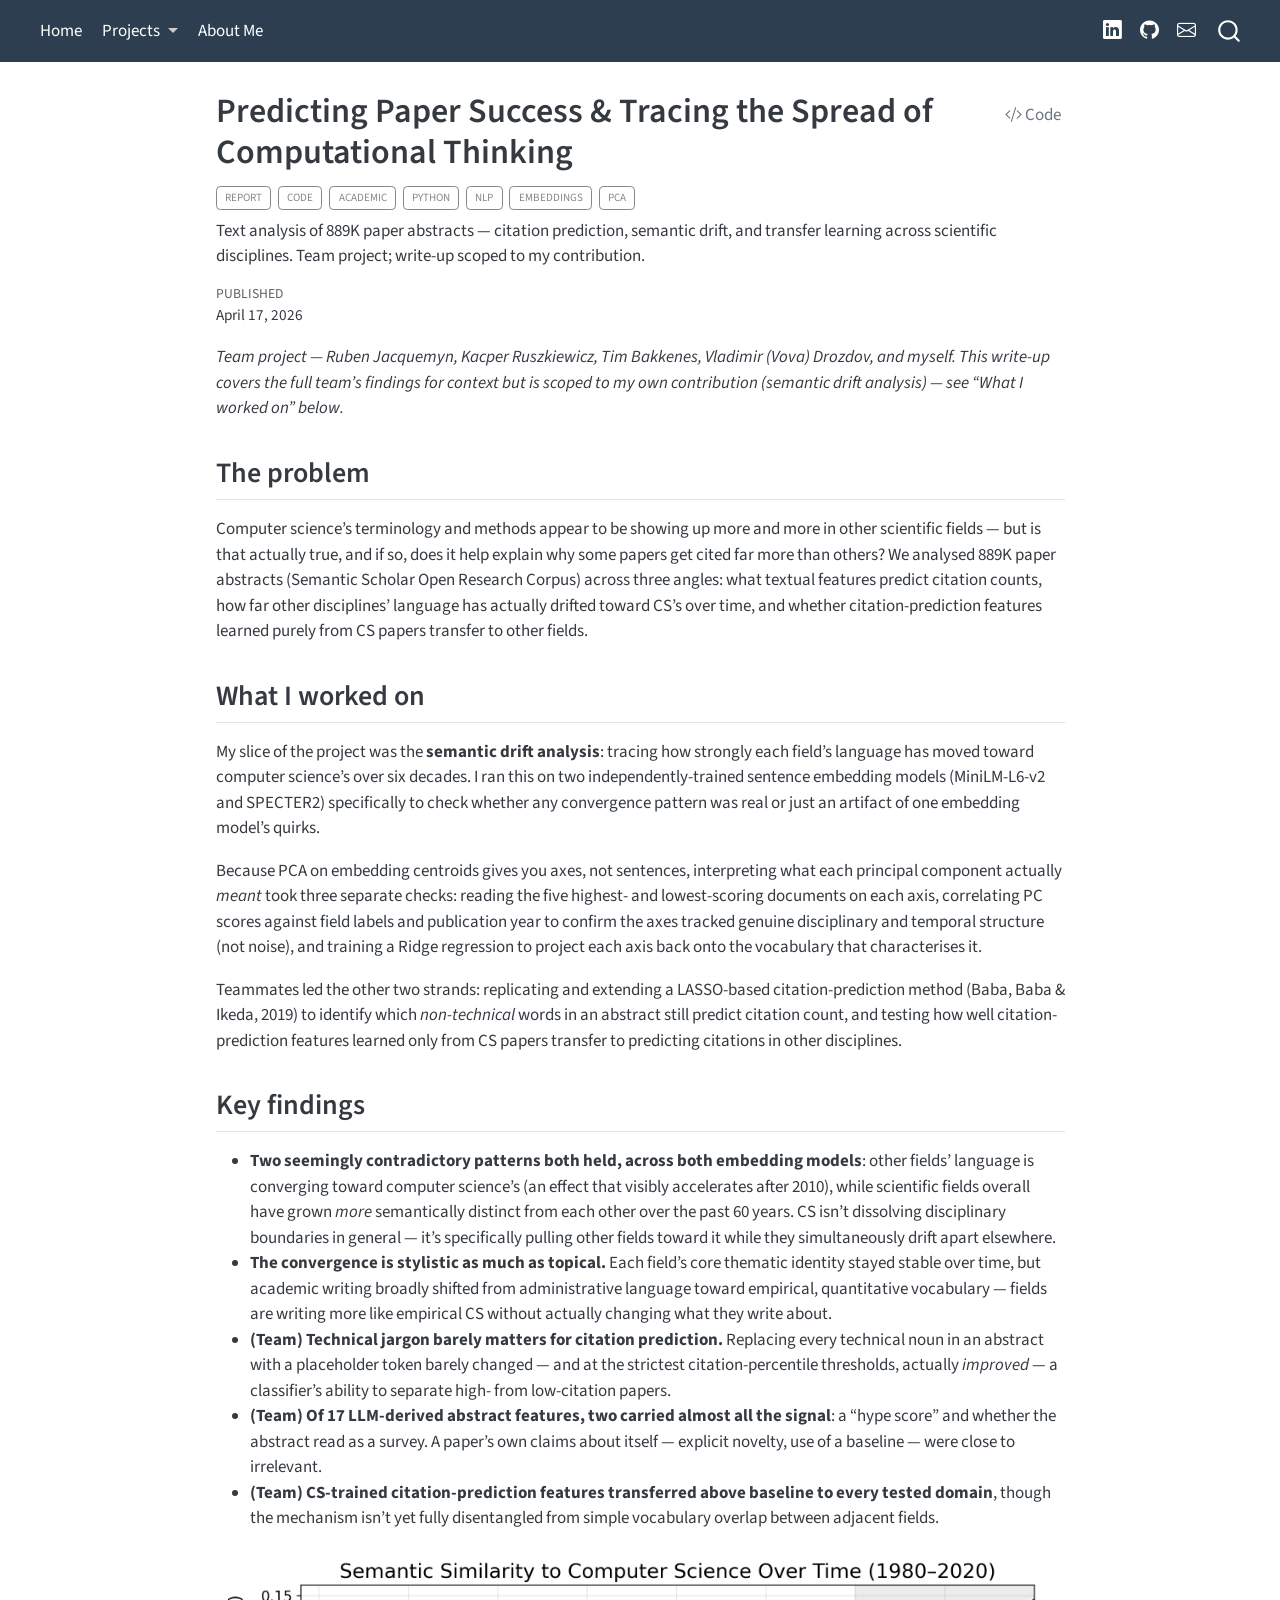
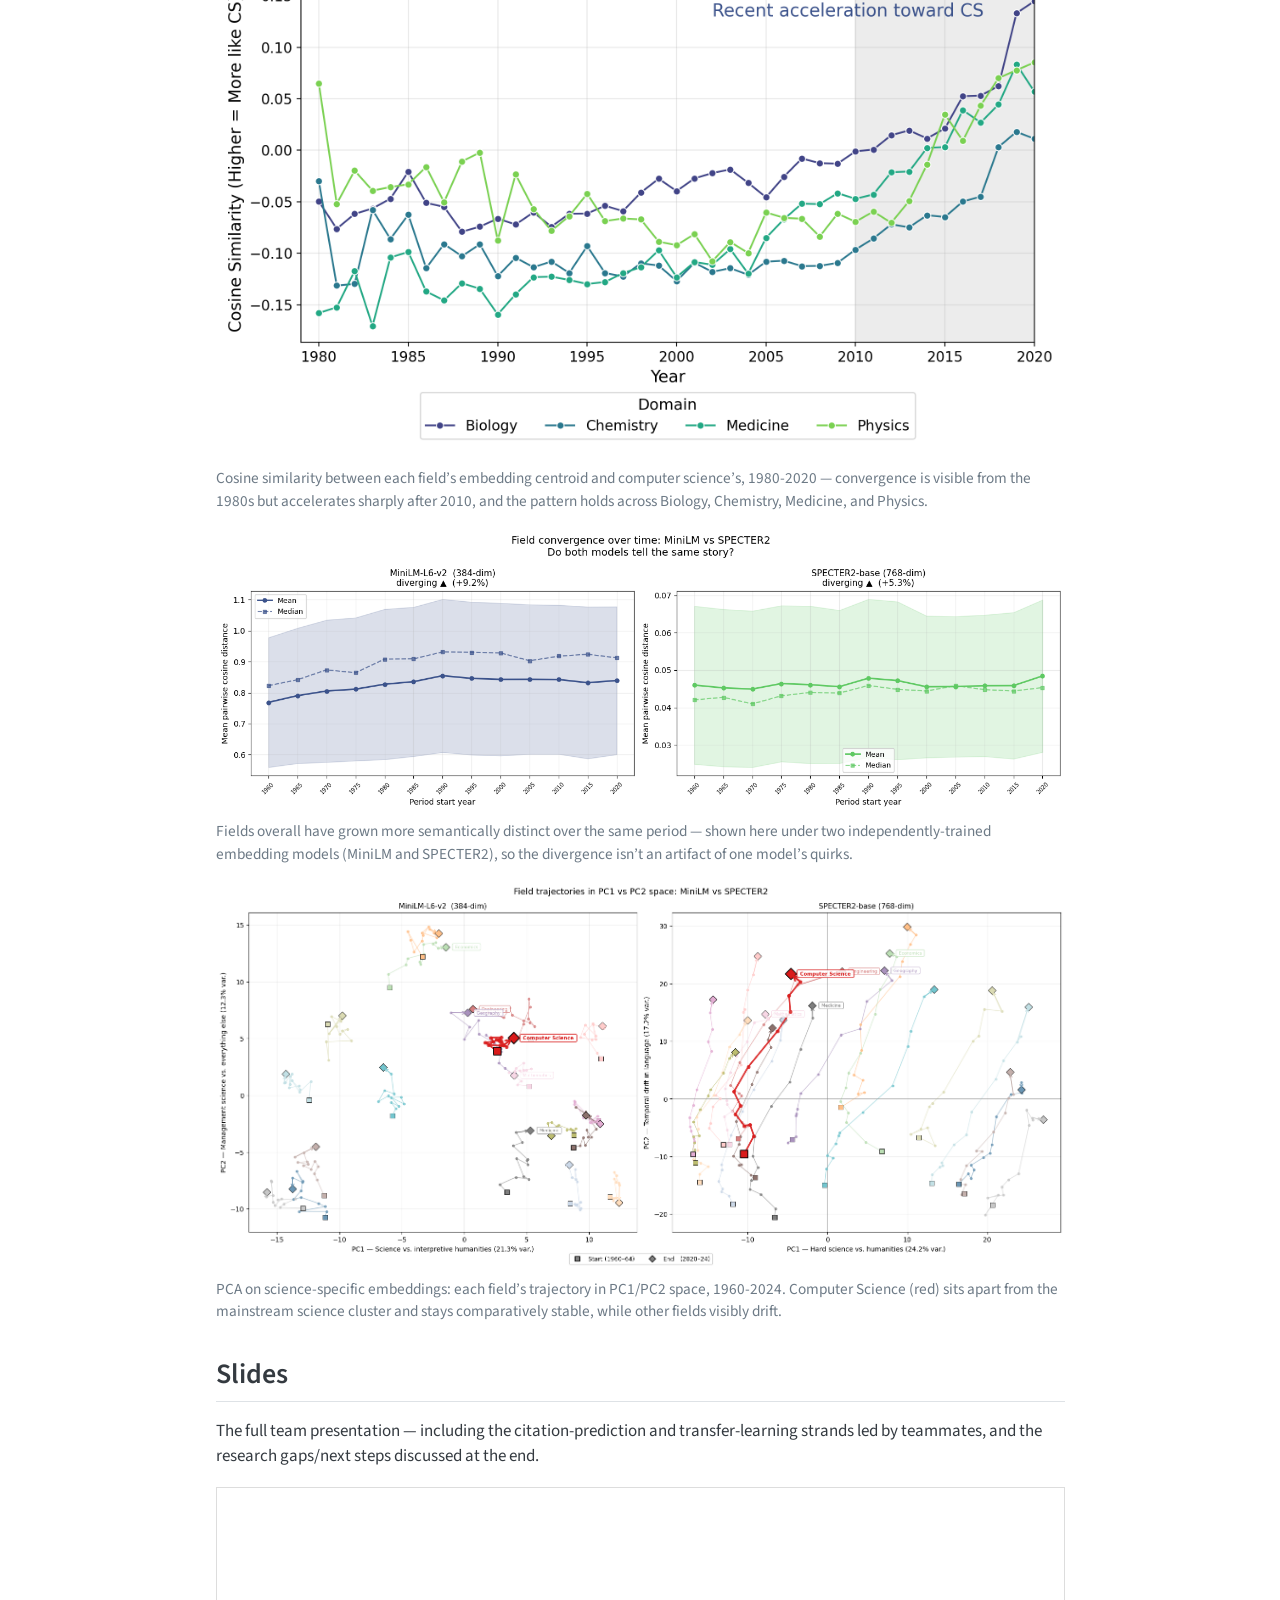
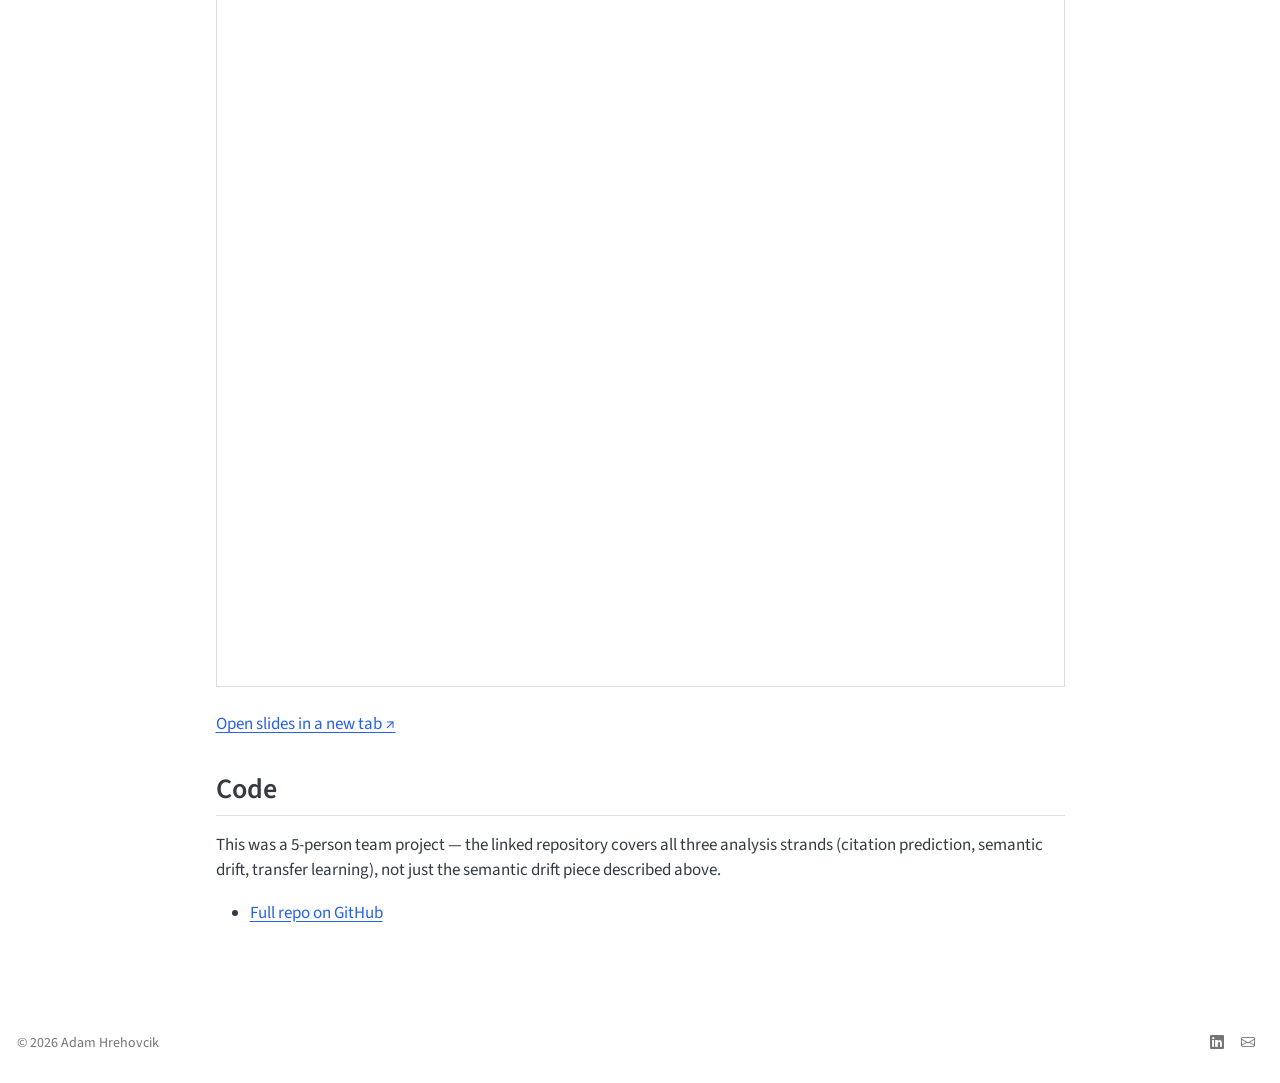
<file: docs/projects/citation-prediction-nlp.html>
<!DOCTYPE html>
<html xmlns="http://www.w3.org/1999/xhtml" lang="en" xml:lang="en"><head>

<meta charset="utf-8">
<meta name="generator" content="quarto-1.10.18">

<meta name="viewport" content="width=device-width, initial-scale=1.0, user-scalable=yes">

<meta name="dcterms.date" content="2026-04-17">
<meta name="description" content="Text analysis of 889K paper abstracts — citation prediction, semantic drift, and transfer learning across scientific disciplines. Team project; write-up scoped to my contribution.">

<title>Predicting Paper Success &amp; Tracing the Spread of Computational Thinking – Adam Hrehovcik</title>
<style>
/* Default styles provided by pandoc.
** See https://pandoc.org/MANUAL.html#variables-for-html for config info.
*/
span.smallcaps{font-variant: small-caps;}
div.columns{display: flex; gap: 1.5em;}
div.column{flex: auto;}
@media screen {
div.columns{gap: min(4vw, 1.5em);}
div.column{overflow-x: auto;}
}
div.hanging-indent{margin-left: 1.5em; text-indent: -1.5em;}
ul.task-list{list-style: none;}
ul.task-list li input[type="checkbox"] {
  width: 0.8em;
  margin: 0 0.8em 0.2em -1em; /* quarto-specific, see https://github.com/quarto-dev/quarto-cli/issues/4556 */ 
  vertical-align: middle;
}
/* CSS for syntax highlighting */
html { -webkit-text-size-adjust: 100%; }
pre > code.sourceCode { white-space: pre; position: relative; }
pre > code.sourceCode > span { display: inline-block; line-height: 1.25; }
pre > code.sourceCode > span:empty { height: 1.2em; }
.sourceCode { overflow: visible; }
code.sourceCode > span { color: inherit; text-decoration: inherit; }
div.sourceCode { margin: 1em 0; }
pre.sourceCode { margin: 0; }
@media screen {
div.sourceCode { overflow: auto; }
}
@media print {
pre > code.sourceCode { white-space: pre-wrap; }
pre > code.sourceCode > span { text-indent: -5em; padding-left: 5em; }
}
pre.numberSource code
  { counter-reset: source-line 0; }
pre.numberSource code > span
  { position: relative; left: -4em; counter-increment: source-line; }
pre.numberSource code > span > a:first-child::before
  { content: counter(source-line);
    position: relative; left: -1em; text-align: right; vertical-align: baseline;
    border: none; display: inline-block;
    -webkit-touch-callout: none; -webkit-user-select: none;
    -khtml-user-select: none; -moz-user-select: none;
    -ms-user-select: none; user-select: none;
    padding: 0 4px; width: 4em;
  }
pre.numberSource { margin-left: 3em;  padding-left: 4px; }
div.sourceCode
  {   }
@media screen {
pre > code.sourceCode > span > a:first-child::before { text-decoration: underline; }
}
</style>


<script src="../site_libs/quarto-nav/quarto-nav.js"></script>
<script src="../site_libs/quarto-nav/headroom.min.js"></script>
<script src="../site_libs/clipboard/clipboard.min.js"></script>
<script src="../site_libs/quarto-search/autocomplete.umd.js"></script>
<script src="../site_libs/quarto-search/fuse.min.js"></script>
<script src="../site_libs/quarto-search/quarto-search.js"></script>
<meta name="quarto:offset" content="../">
<script src="../site_libs/quarto-html/quarto.js" type="module"></script>
<script src="../site_libs/quarto-html/tabsets/tabsets.js" type="module"></script>
<script src="../site_libs/quarto-html/popper.min.js"></script>
<script src="../site_libs/quarto-html/tippy.umd.min.js"></script>
<script src="../site_libs/quarto-html/anchor.min.js"></script>
<link href="../site_libs/quarto-html/tippy.css" rel="stylesheet">
<link href="../site_libs/quarto-html/quarto-syntax-highlighting-64a204ab8560d761af7679ceaba22944.css" rel="stylesheet" id="quarto-text-highlighting-styles">
<script src="../site_libs/bootstrap/bootstrap.min.js"></script>
<link href="../site_libs/bootstrap/bootstrap-icons.css" rel="stylesheet">
<link href="../site_libs/bootstrap/bootstrap-0a29e989004181ecb0bb1f75400d7e47.min.css" rel="stylesheet" append-hash="true" id="quarto-bootstrap" data-mode="light">
<script id="quarto-search-options" type="application/json">{
  "location": "navbar",
  "copy-button": false,
  "collapse-after": 3,
  "panel-placement": "end",
  "type": "overlay",
  "limit": 50,
  "keyboard-shortcut": [
    "f",
    "/",
    "s"
  ],
  "show-item-context": false,
  "language": {
    "search-no-results-text": "No results",
    "search-matching-documents-text": "matching documents",
    "search-copy-link-title": "Copy link to search",
    "search-hide-matches-text": "Hide additional matches",
    "search-more-match-text": "more match in this document",
    "search-more-matches-text": "more matches in this document",
    "search-clear-button-title": "Clear",
    "search-text-placeholder": "",
    "search-detached-cancel-button-title": "Cancel",
    "search-submit-button-title": "Submit",
    "search-label": "Search"
  }
}</script>


<link rel="stylesheet" href="../styles.css">
</head>

<body class="nav-fixed fullcontent quarto-light">

<div id="quarto-search-results"></div>
  <header id="quarto-header" class="headroom fixed-top">
    <nav class="navbar navbar-expand-lg " data-bs-theme="dark">
      <div class="navbar-container container-fluid">
            <div id="quarto-search" class="" title="Search"></div>
          <button class="navbar-toggler" type="button" data-bs-toggle="collapse" data-bs-target="#navbarCollapse" aria-controls="navbarCollapse" role="menu" aria-expanded="false" aria-label="Toggle navigation" onclick="if (window.quartoToggleHeadroom) { window.quartoToggleHeadroom(); }">
  <span class="navbar-toggler-icon"></span>
</button>
          <div class="collapse navbar-collapse" id="navbarCollapse">
            <ul class="navbar-nav navbar-nav-scroll me-auto">
  <li class="nav-item">
    <a class="nav-link" href="../index.html"> 
<span class="menu-text">Home</span></a>
  </li>  
  <li class="nav-item dropdown ">
    <a class="nav-link dropdown-toggle" href="#" id="nav-menu-projects" role="link" data-bs-toggle="dropdown" aria-expanded="false">
 <span class="menu-text">Projects</span>
    </a>
    <ul class="dropdown-menu" aria-labelledby="nav-menu-projects">    
        <li>
    <a class="dropdown-item" href="../machine-learning.html">
 <span class="dropdown-text">Machine Learning &amp; Data Science</span></a>
  </li>  
        <li>
    <a class="dropdown-item" href="../business-analytics.html">
 <span class="dropdown-text">Data &amp; Business Analytics</span></a>
  </li>  
    </ul>
  </li>
  <li class="nav-item">
    <a class="nav-link" href="../about.html"> 
<span class="menu-text">About Me</span></a>
  </li>  
</ul>
            <ul class="navbar-nav navbar-nav-scroll ms-auto">
  <li class="nav-item compact">
    <a class="nav-link" href="https://www.linkedin.com/in/adam-hrehovcik/"> <i class="bi bi-linkedin" role="img" aria-label="LinkedIn">
</i> 
<span class="menu-text"></span></a>
  </li>  
  <li class="nav-item compact">
    <a class="nav-link" href="https://github.com/AdamHrehovcik"> <i class="bi bi-github" role="img" aria-label="GitHub">
</i> 
<span class="menu-text"></span></a>
  </li>  
  <li class="nav-item compact">
    <a class="nav-link" href="mailto:adam.hrehovcik@gmail.com"> <i class="bi bi-envelope" role="img" aria-label="Email">
</i> 
<span class="menu-text"></span></a>
  </li>  
</ul>
          </div> <!-- /navcollapse -->
            <div class="quarto-navbar-tools">
</div>
      </div> <!-- /container-fluid -->
    </nav>
</header>
<!-- content -->
<div id="quarto-content" class="quarto-container page-columns page-rows-contents page-layout-article page-navbar">
<!-- sidebar -->
<!-- margin-sidebar -->
    
<!-- main -->
<main class="content" id="quarto-document-content">

<header id="title-block-header" class="quarto-title-block default">
<div class="quarto-title">
<div class="quarto-title-block"><div><h1 class="title">Predicting Paper Success &amp; Tracing the Spread of Computational Thinking</h1><button type="button" class="btn code-tools-button" id="quarto-code-tools-source"><i class="bi"></i> Code</button></div></div>
  <div class="quarto-categories">
    <div class="quarto-category">Report</div>
    <div class="quarto-category">Code</div>
    <div class="quarto-category">Academic</div>
    <div class="quarto-category">Python</div>
    <div class="quarto-category">NLP</div>
    <div class="quarto-category">Embeddings</div>
    <div class="quarto-category">PCA</div>
  </div>
  </div>

<div>
  <div class="description">
    Text analysis of 889K paper abstracts — citation prediction, semantic drift, and transfer learning across scientific disciplines. Team project; write-up scoped to my contribution.
  </div>
</div>


<div class="quarto-title-meta">

    
    <div>
    <div class="quarto-title-meta-heading">Published</div>
    <div class="quarto-title-meta-contents">
      <p class="date">April 17, 2026</p>
    </div>
  </div>
  
    
  </div>
  


</header>


<p><em>Team project — Ruben Jacquemyn, Kacper Ruszkiewicz, Tim Bakkenes, Vladimir (Vova) Drozdov, and myself. This write-up covers the full team’s findings for context but is scoped to my own contribution (semantic drift analysis) — see “What I worked on” below.</em></p>
<section id="the-problem" class="level2">
<h2 class="anchored" data-anchor-id="the-problem">The problem</h2>
<p>Computer science’s terminology and methods appear to be showing up more and more in other scientific fields — but is that actually true, and if so, does it help explain why some papers get cited far more than others? We analysed 889K paper abstracts (Semantic Scholar Open Research Corpus) across three angles: what textual features predict citation counts, how far other disciplines’ language has actually drifted toward CS’s over time, and whether citation-prediction features learned purely from CS papers transfer to other fields.</p>
</section>
<section id="what-i-worked-on" class="level2">
<h2 class="anchored" data-anchor-id="what-i-worked-on">What I worked on</h2>
<p>My slice of the project was the <strong>semantic drift analysis</strong>: tracing how strongly each field’s language has moved toward computer science’s over six decades. I ran this on two independently-trained sentence embedding models (MiniLM-L6-v2 and SPECTER2) specifically to check whether any convergence pattern was real or just an artifact of one embedding model’s quirks.</p>
<p>Because PCA on embedding centroids gives you axes, not sentences, interpreting what each principal component actually <em>meant</em> took three separate checks: reading the five highest- and lowest-scoring documents on each axis, correlating PC scores against field labels and publication year to confirm the axes tracked genuine disciplinary and temporal structure (not noise), and training a Ridge regression to project each axis back onto the vocabulary that characterises it.</p>
<p>Teammates led the other two strands: replicating and extending a LASSO-based citation-prediction method (Baba, Baba &amp; Ikeda, 2019) to identify which <em>non-technical</em> words in an abstract still predict citation count, and testing how well citation-prediction features learned only from CS papers transfer to predicting citations in other disciplines.</p>
</section>
<section id="key-findings" class="level2">
<h2 class="anchored" data-anchor-id="key-findings">Key findings</h2>
<ul>
<li><strong>Two seemingly contradictory patterns both held, across both embedding models</strong>: other fields’ language is converging toward computer science’s (an effect that visibly accelerates after 2010), while scientific fields overall have grown <em>more</em> semantically distinct from each other over the past 60 years. CS isn’t dissolving disciplinary boundaries in general — it’s specifically pulling other fields toward it while they simultaneously drift apart elsewhere.</li>
<li><strong>The convergence is stylistic as much as topical.</strong> Each field’s core thematic identity stayed stable over time, but academic writing broadly shifted from administrative language toward empirical, quantitative vocabulary — fields are writing more like empirical CS without actually changing what they write about.</li>
<li><strong>(Team) Technical jargon barely matters for citation prediction.</strong> Replacing every technical noun in an abstract with a placeholder token barely changed — and at the strictest citation-percentile thresholds, actually <em>improved</em> — a classifier’s ability to separate high- from low-citation papers.</li>
<li><strong>(Team) Of 17 LLM-derived abstract features, two carried almost all the signal</strong>: a “hype score” and whether the abstract read as a survey. A paper’s own claims about itself — explicit novelty, use of a baseline — were close to irrelevant.</li>
<li><strong>(Team) CS-trained citation-prediction features transferred above baseline to every tested domain</strong>, though the mechanism isn’t yet fully disentangled from simple vocabulary overlap between adjacent fields.</li>
</ul>
<div class="quarto-figure quarto-figure-center">
<figure class="figure">
<p><img src="images/nlp-cs-convergence.png" class="img-fluid figure-img"></p>
<figcaption>Cosine similarity between each field’s embedding centroid and computer science’s, 1980-2020 — convergence is visible from the 1980s but accelerates sharply after 2010, and the pattern holds across Biology, Chemistry, Medicine, and Physics.</figcaption>
</figure>
</div>
<div class="quarto-figure quarto-figure-center">
<figure class="figure">
<p><img src="images/nlp-field-divergence.png" class="img-fluid figure-img"></p>
<figcaption>Fields overall have grown more semantically distinct over the same period — shown here under two independently-trained embedding models (MiniLM and SPECTER2), so the divergence isn’t an artifact of one model’s quirks.</figcaption>
</figure>
</div>
<div class="quarto-figure quarto-figure-center">
<figure class="figure">
<p><img src="images/nlp-pca-trajectories.png" class="img-fluid figure-img"></p>
<figcaption>PCA on science-specific embeddings: each field’s trajectory in PC1/PC2 space, 1960-2024. Computer Science (red) sits apart from the mainstream science cluster and stays comparatively stable, while other fields visibly drift.</figcaption>
</figure>
</div>
</section>
<section id="slides" class="level2">
<h2 class="anchored" data-anchor-id="slides">Slides</h2>
<p>The full team presentation — including the citation-prediction and transfer-learning strands led by teammates, and the research gaps/next steps discussed at the end.</p>
<iframe src="../files/citation-prediction-nlp/citation-prediction-nlp-slides.pdf" width="100%" height="800px" style="border:1px solid #ddd;">
</iframe>
<p><a href="../files/citation-prediction-nlp/citation-prediction-nlp-slides.pdf" target="_blank">Open slides in a new tab ↗</a></p>
</section>
<section id="code" class="level2">
<h2 class="anchored" data-anchor-id="code">Code</h2>
<p>This was a 5-person team project — the linked repository covers all three analysis strands (citation prediction, semantic drift, transfer learning), not just the semantic drift piece described above.</p>
<ul>
<li><a href="https://github.com/AdamHrehovcik/Text-Analysis-Project">Full repo on GitHub</a></li>
</ul>


<!-- -->

</section>

</main> <!-- /main -->
<script id="quarto-html-after-body" type="application/javascript">
  window.document.addEventListener("DOMContentLoaded", function (event) {
    const icon = "";
    const anchorJS = new window.AnchorJS();
    anchorJS.options = {
      placement: 'right',
      icon: icon
    };
    anchorJS.add('.anchored');
    const isCodeAnnotation = (el) => {
      for (const clz of el.classList) {
        if (clz.startsWith('code-annotation-')) {                     
          return true;
        }
      }
      return false;
    }
    const onCopySuccess = function(e) {
      // button target
      const button = e.trigger;
      // don't keep focus
      button.blur();
      // flash "checked"
      button.classList.add('code-copy-button-checked');
      var currentTitle = button.getAttribute("title");
      button.setAttribute("title", "Copied!");
      let tooltip;
      if (window.bootstrap) {
        button.setAttribute("data-bs-toggle", "tooltip");
        button.setAttribute("data-bs-placement", "left");
        button.setAttribute("data-bs-title", "Copied!");
        tooltip = new bootstrap.Tooltip(button, 
          { trigger: "manual", 
            customClass: "code-copy-button-tooltip",
            offset: [0, -8]});
        tooltip.show();    
      }
      setTimeout(function() {
        if (tooltip) {
          tooltip.hide();
          button.removeAttribute("data-bs-title");
          button.removeAttribute("data-bs-toggle");
          button.removeAttribute("data-bs-placement");
        }
        button.setAttribute("title", currentTitle);
        button.classList.remove('code-copy-button-checked');
      }, 1000);
      // clear code selection
      e.clearSelection();
    }
    const getTextToCopy = function(trigger) {
      const outerScaffold = trigger.parentElement.cloneNode(true);
      const codeEl = outerScaffold.querySelector('code');
      for (const childEl of codeEl.children) {
        if (isCodeAnnotation(childEl)) {
          childEl.remove();
        }
      }
      return codeEl.innerText;
    }
    const clipboard = new window.ClipboardJS('.code-copy-button:not([data-in-quarto-modal])', {
      text: getTextToCopy
    });
    clipboard.on('success', onCopySuccess);
    if (window.document.getElementById('quarto-embedded-source-code-modal')) {
      const clipboardModal = new window.ClipboardJS('.code-copy-button[data-in-quarto-modal]', {
        text: getTextToCopy,
        container: window.document.getElementById('quarto-embedded-source-code-modal')
      });
      clipboardModal.on('success', onCopySuccess);
    }
    const viewSource = window.document.getElementById('quarto-view-source') ||
                       window.document.getElementById('quarto-code-tools-source');
    if (viewSource) {
      const sourceUrl = viewSource.getAttribute("data-quarto-source-url");
      viewSource.addEventListener("click", function(e) {
        if (sourceUrl) {
          // rstudio viewer pane
          if (/\bcapabilities=\b/.test(window.location)) {
            window.open(sourceUrl);
          } else {
            window.location.href = sourceUrl;
          }
        } else {
          const modal = new bootstrap.Modal(document.getElementById('quarto-embedded-source-code-modal'));
          modal.show();
        }
        return false;
      });
    }
    function toggleCodeHandler(show) {
      return function(e) {
        const cellDetails = window.document.querySelectorAll(".cell details.code-fold");
        for (let i=0; i<cellDetails.length; i++) {
          const details = cellDetails[i];
          if (show) {
            details.open = true;
          } else {
            details.removeAttribute("open");
          }
        }
        const cellCodeDivs = window.document.querySelectorAll(".cell div.sourceCode.cell-code");
        const fromCls = show ? "hidden" : "unhidden";
        const toCls = show ? "unhidden" : "hidden";
        for (let i=0; i<cellCodeDivs.length; i++) {
          const codeDiv = cellCodeDivs[i];
          if (codeDiv.classList.contains(fromCls)) {
            codeDiv.classList.remove(fromCls);
            codeDiv.classList.add(toCls);
          } 
        }
        return false;
      }
    }
    const hideAllCode = window.document.getElementById("quarto-hide-all-code");
    if (hideAllCode) {
      hideAllCode.addEventListener("click", toggleCodeHandler(false));
    }
    const showAllCode = window.document.getElementById("quarto-show-all-code");
    if (showAllCode) {
      showAllCode.addEventListener("click", toggleCodeHandler(true));
    }
      var localhostRegex = new RegExp(/^(?:http|https):\/\/localhost\:?[0-9]*\//);
      var mailtoRegex = new RegExp(/^mailto:/);
        var filterRegex = new RegExp("https:\/\/adamhrehovcik\.github\.io");
      var isInternal = (href) => {
          return filterRegex.test(href) || localhostRegex.test(href) || mailtoRegex.test(href);
      }
      // Inspect non-navigation links and adorn them if external
     var links = window.document.querySelectorAll('a[href]:not(.nav-link):not(.navbar-brand):not(.toc-action):not(.sidebar-link):not(.sidebar-item-toggle):not(.pagination-link):not(.no-external):not([aria-hidden]):not(.dropdown-item):not(.quarto-navigation-tool):not(.about-link)');
      for (var i=0; i<links.length; i++) {
        const link = links[i];
        if (!isInternal(link.href)) {
          // undo the damage that might have been done by quarto-nav.js in the case of
          // links that we want to consider external
          if (link.dataset.originalHref !== undefined) {
            link.href = link.dataset.originalHref;
          }
        }
      }
    function tippyHover(el, contentFn, onTriggerFn, onUntriggerFn) {
      const config = {
        allowHTML: true,
        maxWidth: 500,
        delay: 100,
        arrow: false,
        appendTo: function(el) {
            return el.parentElement;
        },
        interactive: true,
        interactiveBorder: 10,
        theme: 'quarto',
        placement: 'bottom-start',
      };
      if (contentFn) {
        config.content = contentFn;
      }
      if (onTriggerFn) {
        config.onTrigger = onTriggerFn;
      }
      if (onUntriggerFn) {
        config.onUntrigger = onUntriggerFn;
      }
      window.tippy(el, config); 
    }
    const noterefs = window.document.querySelectorAll('a[role="doc-noteref"]');
    for (var i=0; i<noterefs.length; i++) {
      const ref = noterefs[i];
      tippyHover(ref, function() {
        // use id or data attribute instead here
        let href = ref.getAttribute('data-footnote-href') || ref.getAttribute('href');
        try { href = new URL(href).hash; } catch {}
        const id = href.replace(/^#\/?/, "");
        const note = window.document.getElementById(id);
        if (note) {
          return note.innerHTML;
        } else {
          return "";
        }
      });
    }
    const xrefs = window.document.querySelectorAll('a.quarto-xref');
    const processXRef = (id, note) => {
      // Strip column container classes
      const stripColumnClz = (el) => {
        el.classList.remove("page-full", "page-columns");
        if (el.children) {
          for (const child of el.children) {
            stripColumnClz(child);
          }
        }
      }
      stripColumnClz(note)
      if (id === null || id.startsWith('sec-')) {
        // Special case sections, only their first couple elements
        const container = document.createElement("div");
        if (note.children && note.children.length > 2) {
          container.appendChild(note.children[0].cloneNode(true));
          for (let i = 1; i < note.children.length; i++) {
            const child = note.children[i];
            if (child.tagName === "P" && child.innerText === "") {
              continue;
            } else {
              container.appendChild(child.cloneNode(true));
              break;
            }
          }
          if (window.Quarto?.typesetMath) {
            window.Quarto.typesetMath(container);
          }
          return container.innerHTML
        } else {
          if (window.Quarto?.typesetMath) {
            window.Quarto.typesetMath(note);
          }
          return note.innerHTML;
        }
      } else {
        // Remove any anchor links if they are present
        const anchorLink = note.querySelector('a.anchorjs-link');
        if (anchorLink) {
          anchorLink.remove();
        }
        if (window.Quarto?.typesetMath) {
          window.Quarto.typesetMath(note);
        }
        if (note.classList.contains("callout")) {
          return note.outerHTML;
        } else {
          return note.innerHTML;
        }
      }
    }
    for (var i=0; i<xrefs.length; i++) {
      const xref = xrefs[i];
      tippyHover(xref, undefined, function(instance) {
        instance.disable();
        let url = xref.getAttribute('href');
        let hash = undefined; 
        if (url.startsWith('#')) {
          hash = url;
        } else {
          try { hash = new URL(url).hash; } catch {}
        }
        if (hash) {
          const id = hash.replace(/^#\/?/, "");
          const note = window.document.getElementById(id);
          if (note !== null) {
            try {
              const html = processXRef(id, note.cloneNode(true));
              instance.setContent(html);
            } finally {
              instance.enable();
              instance.show();
            }
          } else {
            // See if we can fetch this
            fetch(url.split('#')[0])
            .then(res => res.text())
            .then(html => {
              const parser = new DOMParser();
              const htmlDoc = parser.parseFromString(html, "text/html");
              const note = htmlDoc.getElementById(id);
              if (note !== null) {
                const html = processXRef(id, note);
                instance.setContent(html);
              } 
            }).finally(() => {
              instance.enable();
              instance.show();
            });
          }
        } else {
          // See if we can fetch a full url (with no hash to target)
          // This is a special case and we should probably do some content thinning / targeting
          fetch(url)
          .then(res => res.text())
          .then(html => {
            const parser = new DOMParser();
            const htmlDoc = parser.parseFromString(html, "text/html");
            const note = htmlDoc.querySelector('main.content');
            if (note !== null) {
              // This should only happen for chapter cross references
              // (since there is no id in the URL)
              // remove the first header
              if (note.children.length > 0 && note.children[0].tagName === "HEADER") {
                note.children[0].remove();
              }
              const html = processXRef(null, note);
              instance.setContent(html);
            } 
          }).finally(() => {
            instance.enable();
            instance.show();
          });
        }
      }, function(instance) {
      });
    }
        let selectedAnnoteEl;
        const selectorForAnnotation = ( cell, annotation) => {
          let cellAttr = 'data-code-cell="' + cell + '"';
          let lineAttr = 'data-code-annotation="' +  annotation + '"';
          const selector = 'span[' + cellAttr + '][' + lineAttr + ']';
          return selector;
        }
        const selectCodeLines = (annoteEl) => {
          const doc = window.document;
          const targetCell = annoteEl.getAttribute("data-target-cell");
          const targetAnnotation = annoteEl.getAttribute("data-target-annotation");
          const annoteSpan = window.document.querySelector(selectorForAnnotation(targetCell, targetAnnotation));
          const lines = annoteSpan.getAttribute("data-code-lines").split(",");
          const lineIds = lines.map((line) => {
            return targetCell + "-" + line;
          })
          let top = null;
          let height = null;
          let parent = null;
          if (lineIds.length > 0) {
              //compute the position of the single el (top and bottom and make a div)
              const el = window.document.getElementById(lineIds[0]);
              top = el.offsetTop;
              height = el.offsetHeight;
              parent = el.parentElement.parentElement;
            if (lineIds.length > 1) {
              const lastEl = window.document.getElementById(lineIds[lineIds.length - 1]);
              const bottom = lastEl.offsetTop + lastEl.offsetHeight;
              height = bottom - top;
            }
            if (top !== null && height !== null && parent !== null) {
              // cook up a div (if necessary) and position it 
              let div = window.document.getElementById("code-annotation-line-highlight");
              if (div === null) {
                div = window.document.createElement("div");
                div.setAttribute("id", "code-annotation-line-highlight");
                div.style.position = 'absolute';
                parent.appendChild(div);
              }
              div.style.top = top - 2 + "px";
              div.style.height = height + 4 + "px";
              div.style.left = 0;
              let gutterDiv = window.document.getElementById("code-annotation-line-highlight-gutter");
              if (gutterDiv === null) {
                gutterDiv = window.document.createElement("div");
                gutterDiv.setAttribute("id", "code-annotation-line-highlight-gutter");
                gutterDiv.style.position = 'absolute';
                const codeCell = window.document.getElementById(targetCell);
                const gutter = codeCell.querySelector('.code-annotation-gutter');
                gutter.appendChild(gutterDiv);
              }
              gutterDiv.style.top = top - 2 + "px";
              gutterDiv.style.height = height + 4 + "px";
            }
            selectedAnnoteEl = annoteEl;
          }
        };
        const unselectCodeLines = () => {
          const elementsIds = ["code-annotation-line-highlight", "code-annotation-line-highlight-gutter"];
          elementsIds.forEach((elId) => {
            const div = window.document.getElementById(elId);
            if (div) {
              div.remove();
            }
          });
          selectedAnnoteEl = undefined;
        };
          // Handle positioning of the toggle
      window.addEventListener(
        "resize",
        throttle(() => {
          elRect = undefined;
          if (selectedAnnoteEl) {
            selectCodeLines(selectedAnnoteEl);
          }
        }, 10)
      );
      function throttle(fn, ms) {
      let throttle = false;
      let timer;
        return (...args) => {
          if(!throttle) { // first call gets through
              fn.apply(this, args);
              throttle = true;
          } else { // all the others get throttled
              if(timer) clearTimeout(timer); // cancel #2
              timer = setTimeout(() => {
                fn.apply(this, args);
                timer = throttle = false;
              }, ms);
          }
        };
      }
        // Attach click handler to the DT
        const annoteDls = window.document.querySelectorAll('dt[data-target-cell]');
        for (const annoteDlNode of annoteDls) {
          annoteDlNode.addEventListener('click', (event) => {
            const clickedEl = event.target;
            if (clickedEl !== selectedAnnoteEl) {
              unselectCodeLines();
              const activeEl = window.document.querySelector('dt[data-target-cell].code-annotation-active');
              if (activeEl) {
                activeEl.classList.remove('code-annotation-active');
              }
              selectCodeLines(clickedEl);
              clickedEl.classList.add('code-annotation-active');
            } else {
              // Unselect the line
              unselectCodeLines();
              clickedEl.classList.remove('code-annotation-active');
            }
          });
        }
    const findCites = (el) => {
      const parentEl = el.parentElement;
      if (parentEl) {
        const cites = parentEl.dataset.cites;
        if (cites) {
          return {
            el,
            cites: cites.split(' ')
          };
        } else {
          return findCites(el.parentElement)
        }
      } else {
        return undefined;
      }
    };
    var bibliorefs = window.document.querySelectorAll('a[role="doc-biblioref"]');
    for (var i=0; i<bibliorefs.length; i++) {
      const ref = bibliorefs[i];
      const citeInfo = findCites(ref);
      if (citeInfo) {
        tippyHover(citeInfo.el, function() {
          var popup = window.document.createElement('div');
          citeInfo.cites.forEach(function(cite) {
            var citeDiv = window.document.createElement('div');
            citeDiv.classList.add('hanging-indent');
            citeDiv.classList.add('csl-entry');
            var biblioDiv = window.document.getElementById('ref-' + cite);
            if (biblioDiv) {
              citeDiv.innerHTML = biblioDiv.innerHTML;
            }
            popup.appendChild(citeDiv);
          });
          return popup.innerHTML;
        });
      }
    }
  });
  </script><div class="modal fade" id="quarto-embedded-source-code-modal" tabindex="-1" aria-labelledby="quarto-embedded-source-code-modal-label" aria-hidden="true"><div class="modal-dialog modal-dialog-scrollable"><div class="modal-content"><div class="modal-header"><h5 class="modal-title" id="quarto-embedded-source-code-modal-label">Source Code</h5><button class="btn-close" data-bs-dismiss="modal"></button></div><div class="modal-body"><div class="">
<div class="code-copy-outer-scaffold"><div class="sourceCode" id="cb1" data-shortcodes="false"><pre class="sourceCode markdown code-with-copy"><code class="sourceCode markdown"><span id="cb1-1"><a href="#cb1-1" aria-hidden="true" tabindex="-1"></a><span class="co">---</span></span>
<span id="cb1-2"><a href="#cb1-2" aria-hidden="true" tabindex="-1"></a><span class="an">title:</span><span class="co"> "Predicting Paper Success &amp; Tracing the Spread of Computational Thinking"</span></span>
<span id="cb1-3"><a href="#cb1-3" aria-hidden="true" tabindex="-1"></a><span class="an">description:</span><span class="co"> "Text analysis of 889K paper abstracts — citation prediction, semantic drift, and transfer learning across scientific disciplines. Team project; write-up scoped to my contribution."</span></span>
<span id="cb1-4"><a href="#cb1-4" aria-hidden="true" tabindex="-1"></a><span class="an">date:</span><span class="co"> 2026-04-17</span></span>
<span id="cb1-5"><a href="#cb1-5" aria-hidden="true" tabindex="-1"></a><span class="an">categories:</span><span class="co"> [Report, Code, Academic, Python, NLP, Embeddings, PCA]</span></span>
<span id="cb1-6"><a href="#cb1-6" aria-hidden="true" tabindex="-1"></a><span class="an">image:</span><span class="co"> images/nlp-thumb.png</span></span>
<span id="cb1-7"><a href="#cb1-7" aria-hidden="true" tabindex="-1"></a><span class="co">---</span></span>
<span id="cb1-8"><a href="#cb1-8" aria-hidden="true" tabindex="-1"></a></span>
<span id="cb1-9"><a href="#cb1-9" aria-hidden="true" tabindex="-1"></a>*Team project — Ruben Jacquemyn, Kacper Ruszkiewicz, Tim Bakkenes, Vladimir</span>
<span id="cb1-10"><a href="#cb1-10" aria-hidden="true" tabindex="-1"></a>(Vova) Drozdov, and myself. This write-up covers the full team's findings for</span>
<span id="cb1-11"><a href="#cb1-11" aria-hidden="true" tabindex="-1"></a>context but is scoped to my own contribution (semantic drift analysis) —</span>
<span id="cb1-12"><a href="#cb1-12" aria-hidden="true" tabindex="-1"></a>see "What I worked on" below.*</span>
<span id="cb1-13"><a href="#cb1-13" aria-hidden="true" tabindex="-1"></a></span>
<span id="cb1-14"><a href="#cb1-14" aria-hidden="true" tabindex="-1"></a><span class="fu">## The problem</span></span>
<span id="cb1-15"><a href="#cb1-15" aria-hidden="true" tabindex="-1"></a></span>
<span id="cb1-16"><a href="#cb1-16" aria-hidden="true" tabindex="-1"></a>Computer science's terminology and methods appear to be showing up more and</span>
<span id="cb1-17"><a href="#cb1-17" aria-hidden="true" tabindex="-1"></a>more in other scientific fields — but is that actually true, and if so, does</span>
<span id="cb1-18"><a href="#cb1-18" aria-hidden="true" tabindex="-1"></a>it help explain why some papers get cited far more than others? We analysed</span>
<span id="cb1-19"><a href="#cb1-19" aria-hidden="true" tabindex="-1"></a>889K paper abstracts (Semantic Scholar Open Research Corpus) across three</span>
<span id="cb1-20"><a href="#cb1-20" aria-hidden="true" tabindex="-1"></a>angles: what textual features predict citation counts, how far other</span>
<span id="cb1-21"><a href="#cb1-21" aria-hidden="true" tabindex="-1"></a>disciplines' language has actually drifted toward CS's over time, and</span>
<span id="cb1-22"><a href="#cb1-22" aria-hidden="true" tabindex="-1"></a>whether citation-prediction features learned purely from CS papers transfer</span>
<span id="cb1-23"><a href="#cb1-23" aria-hidden="true" tabindex="-1"></a>to other fields.</span>
<span id="cb1-24"><a href="#cb1-24" aria-hidden="true" tabindex="-1"></a></span>
<span id="cb1-25"><a href="#cb1-25" aria-hidden="true" tabindex="-1"></a><span class="fu">## What I worked on</span></span>
<span id="cb1-26"><a href="#cb1-26" aria-hidden="true" tabindex="-1"></a></span>
<span id="cb1-27"><a href="#cb1-27" aria-hidden="true" tabindex="-1"></a>My slice of the project was the **semantic drift analysis**: tracing how</span>
<span id="cb1-28"><a href="#cb1-28" aria-hidden="true" tabindex="-1"></a>strongly each field's language has moved toward computer science's over six</span>
<span id="cb1-29"><a href="#cb1-29" aria-hidden="true" tabindex="-1"></a>decades. I ran this on two independently-trained sentence embedding models</span>
<span id="cb1-30"><a href="#cb1-30" aria-hidden="true" tabindex="-1"></a>(MiniLM-L6-v2 and SPECTER2) specifically to check whether any convergence</span>
<span id="cb1-31"><a href="#cb1-31" aria-hidden="true" tabindex="-1"></a>pattern was real or just an artifact of one embedding model's quirks.</span>
<span id="cb1-32"><a href="#cb1-32" aria-hidden="true" tabindex="-1"></a></span>
<span id="cb1-33"><a href="#cb1-33" aria-hidden="true" tabindex="-1"></a>Because PCA on embedding centroids gives you axes, not sentences, interpreting</span>
<span id="cb1-34"><a href="#cb1-34" aria-hidden="true" tabindex="-1"></a>what each principal component actually *meant* took three separate checks:</span>
<span id="cb1-35"><a href="#cb1-35" aria-hidden="true" tabindex="-1"></a>reading the five highest- and lowest-scoring documents on each axis,</span>
<span id="cb1-36"><a href="#cb1-36" aria-hidden="true" tabindex="-1"></a>correlating PC scores against field labels and publication year to confirm</span>
<span id="cb1-37"><a href="#cb1-37" aria-hidden="true" tabindex="-1"></a>the axes tracked genuine disciplinary and temporal structure (not noise), and</span>
<span id="cb1-38"><a href="#cb1-38" aria-hidden="true" tabindex="-1"></a>training a Ridge regression to project each axis back onto the vocabulary</span>
<span id="cb1-39"><a href="#cb1-39" aria-hidden="true" tabindex="-1"></a>that characterises it.</span>
<span id="cb1-40"><a href="#cb1-40" aria-hidden="true" tabindex="-1"></a></span>
<span id="cb1-41"><a href="#cb1-41" aria-hidden="true" tabindex="-1"></a>Teammates led the other two strands: replicating and extending a LASSO-based</span>
<span id="cb1-42"><a href="#cb1-42" aria-hidden="true" tabindex="-1"></a>citation-prediction method (Baba, Baba &amp; Ikeda, 2019) to identify which</span>
<span id="cb1-43"><a href="#cb1-43" aria-hidden="true" tabindex="-1"></a>*non-technical* words in an abstract still predict citation count, and</span>
<span id="cb1-44"><a href="#cb1-44" aria-hidden="true" tabindex="-1"></a>testing how well citation-prediction features learned only from CS papers</span>
<span id="cb1-45"><a href="#cb1-45" aria-hidden="true" tabindex="-1"></a>transfer to predicting citations in other disciplines.</span>
<span id="cb1-46"><a href="#cb1-46" aria-hidden="true" tabindex="-1"></a></span>
<span id="cb1-47"><a href="#cb1-47" aria-hidden="true" tabindex="-1"></a><span class="fu">## Key findings</span></span>
<span id="cb1-48"><a href="#cb1-48" aria-hidden="true" tabindex="-1"></a></span>
<span id="cb1-49"><a href="#cb1-49" aria-hidden="true" tabindex="-1"></a><span class="ss">- </span>**Two seemingly contradictory patterns both held, across both embedding</span>
<span id="cb1-50"><a href="#cb1-50" aria-hidden="true" tabindex="-1"></a>  models**: other fields' language is converging toward computer science's</span>
<span id="cb1-51"><a href="#cb1-51" aria-hidden="true" tabindex="-1"></a>  (an effect that visibly accelerates after 2010), while scientific fields</span>
<span id="cb1-52"><a href="#cb1-52" aria-hidden="true" tabindex="-1"></a>  overall have grown *more* semantically distinct from each other over the</span>
<span id="cb1-53"><a href="#cb1-53" aria-hidden="true" tabindex="-1"></a>  past 60 years. CS isn't dissolving disciplinary boundaries in general — it's</span>
<span id="cb1-54"><a href="#cb1-54" aria-hidden="true" tabindex="-1"></a>  specifically pulling other fields toward it while they simultaneously drift</span>
<span id="cb1-55"><a href="#cb1-55" aria-hidden="true" tabindex="-1"></a>  apart elsewhere.</span>
<span id="cb1-56"><a href="#cb1-56" aria-hidden="true" tabindex="-1"></a><span class="ss">- </span>**The convergence is stylistic as much as topical.** Each field's core</span>
<span id="cb1-57"><a href="#cb1-57" aria-hidden="true" tabindex="-1"></a>  thematic identity stayed stable over time, but academic writing broadly</span>
<span id="cb1-58"><a href="#cb1-58" aria-hidden="true" tabindex="-1"></a>  shifted from administrative language toward empirical, quantitative</span>
<span id="cb1-59"><a href="#cb1-59" aria-hidden="true" tabindex="-1"></a>  vocabulary — fields are writing more like empirical CS without actually</span>
<span id="cb1-60"><a href="#cb1-60" aria-hidden="true" tabindex="-1"></a>  changing what they write about.</span>
<span id="cb1-61"><a href="#cb1-61" aria-hidden="true" tabindex="-1"></a><span class="ss">- </span>**(Team) Technical jargon barely matters for citation prediction.**</span>
<span id="cb1-62"><a href="#cb1-62" aria-hidden="true" tabindex="-1"></a>  Replacing every technical noun in an abstract with a placeholder token</span>
<span id="cb1-63"><a href="#cb1-63" aria-hidden="true" tabindex="-1"></a>  barely changed — and at the strictest citation-percentile thresholds,</span>
<span id="cb1-64"><a href="#cb1-64" aria-hidden="true" tabindex="-1"></a>  actually *improved* — a classifier's ability to separate high- from</span>
<span id="cb1-65"><a href="#cb1-65" aria-hidden="true" tabindex="-1"></a>  low-citation papers.</span>
<span id="cb1-66"><a href="#cb1-66" aria-hidden="true" tabindex="-1"></a><span class="ss">- </span>**(Team) Of 17 LLM-derived abstract features, two carried almost all the</span>
<span id="cb1-67"><a href="#cb1-67" aria-hidden="true" tabindex="-1"></a>  signal**: a "hype score" and whether the abstract read as a survey. A</span>
<span id="cb1-68"><a href="#cb1-68" aria-hidden="true" tabindex="-1"></a>  paper's own claims about itself — explicit novelty, use of a baseline —</span>
<span id="cb1-69"><a href="#cb1-69" aria-hidden="true" tabindex="-1"></a>  were close to irrelevant.</span>
<span id="cb1-70"><a href="#cb1-70" aria-hidden="true" tabindex="-1"></a><span class="ss">- </span>**(Team) CS-trained citation-prediction features transferred above</span>
<span id="cb1-71"><a href="#cb1-71" aria-hidden="true" tabindex="-1"></a>  baseline to every tested domain**, though the mechanism isn't yet fully</span>
<span id="cb1-72"><a href="#cb1-72" aria-hidden="true" tabindex="-1"></a>  disentangled from simple vocabulary overlap between adjacent fields.</span>
<span id="cb1-73"><a href="#cb1-73" aria-hidden="true" tabindex="-1"></a></span>
<span id="cb1-74"><a href="#cb1-74" aria-hidden="true" tabindex="-1"></a>![Cosine similarity between each field's embedding centroid and computer</span>
<span id="cb1-75"><a href="#cb1-75" aria-hidden="true" tabindex="-1"></a>science's, 1980-2020 — convergence is visible from the 1980s but accelerates</span>
<span id="cb1-76"><a href="#cb1-76" aria-hidden="true" tabindex="-1"></a>sharply after 2010, and the pattern holds across Biology, Chemistry,</span>
<span id="cb1-77"><a href="#cb1-77" aria-hidden="true" tabindex="-1"></a>Medicine, and Physics.](images/nlp-cs-convergence.png)</span>
<span id="cb1-78"><a href="#cb1-78" aria-hidden="true" tabindex="-1"></a></span>
<span id="cb1-79"><a href="#cb1-79" aria-hidden="true" tabindex="-1"></a>![Fields overall have grown more semantically distinct over the same period</span>
<span id="cb1-80"><a href="#cb1-80" aria-hidden="true" tabindex="-1"></a>— shown here under two independently-trained embedding models (MiniLM and</span>
<span id="cb1-81"><a href="#cb1-81" aria-hidden="true" tabindex="-1"></a>SPECTER2), so the divergence isn't an artifact of one model's</span>
<span id="cb1-82"><a href="#cb1-82" aria-hidden="true" tabindex="-1"></a>quirks.](images/nlp-field-divergence.png)</span>
<span id="cb1-83"><a href="#cb1-83" aria-hidden="true" tabindex="-1"></a></span>
<span id="cb1-84"><a href="#cb1-84" aria-hidden="true" tabindex="-1"></a>![PCA on science-specific embeddings: each field's trajectory in PC1/PC2</span>
<span id="cb1-85"><a href="#cb1-85" aria-hidden="true" tabindex="-1"></a>space, 1960-2024. Computer Science (red) sits apart from the mainstream</span>
<span id="cb1-86"><a href="#cb1-86" aria-hidden="true" tabindex="-1"></a>science cluster and stays comparatively stable, while other fields visibly</span>
<span id="cb1-87"><a href="#cb1-87" aria-hidden="true" tabindex="-1"></a>drift.](images/nlp-pca-trajectories.png)</span>
<span id="cb1-88"><a href="#cb1-88" aria-hidden="true" tabindex="-1"></a></span>
<span id="cb1-89"><a href="#cb1-89" aria-hidden="true" tabindex="-1"></a><span class="fu">## Slides</span></span>
<span id="cb1-90"><a href="#cb1-90" aria-hidden="true" tabindex="-1"></a></span>
<span id="cb1-91"><a href="#cb1-91" aria-hidden="true" tabindex="-1"></a>The full team presentation — including the citation-prediction and</span>
<span id="cb1-92"><a href="#cb1-92" aria-hidden="true" tabindex="-1"></a>transfer-learning strands led by teammates, and the research gaps/next steps</span>
<span id="cb1-93"><a href="#cb1-93" aria-hidden="true" tabindex="-1"></a>discussed at the end.</span>
<span id="cb1-94"><a href="#cb1-94" aria-hidden="true" tabindex="-1"></a></span>
<span id="cb1-95"><a href="#cb1-95" aria-hidden="true" tabindex="-1"></a><span class="dt">&lt;</span><span class="kw">iframe</span><span class="ot"> src</span><span class="op">=</span><span class="st">"../files/citation-prediction-nlp/citation-prediction-nlp-slides.pdf"</span><span class="ot"> width</span><span class="op">=</span><span class="st">"100%"</span><span class="ot"> height</span><span class="op">=</span><span class="st">"800px"</span><span class="ot"> style</span><span class="op">=</span><span class="st">"border:1px solid #ddd;"</span><span class="dt">&gt;&lt;/</span><span class="kw">iframe</span><span class="dt">&gt;</span></span>
<span id="cb1-96"><a href="#cb1-96" aria-hidden="true" tabindex="-1"></a></span>
<span id="cb1-97"><a href="#cb1-97" aria-hidden="true" tabindex="-1"></a><span class="co">[</span><span class="ot">Open slides in a new tab ↗</span><span class="co">](../files/citation-prediction-nlp/citation-prediction-nlp-slides.pdf)</span>{target="_blank"}</span>
<span id="cb1-98"><a href="#cb1-98" aria-hidden="true" tabindex="-1"></a></span>
<span id="cb1-99"><a href="#cb1-99" aria-hidden="true" tabindex="-1"></a><span class="fu">## Code</span></span>
<span id="cb1-100"><a href="#cb1-100" aria-hidden="true" tabindex="-1"></a></span>
<span id="cb1-101"><a href="#cb1-101" aria-hidden="true" tabindex="-1"></a>This was a 5-person team project — the linked repository covers all three</span>
<span id="cb1-102"><a href="#cb1-102" aria-hidden="true" tabindex="-1"></a>analysis strands (citation prediction, semantic drift, transfer learning),</span>
<span id="cb1-103"><a href="#cb1-103" aria-hidden="true" tabindex="-1"></a>not just the semantic drift piece described above.</span>
<span id="cb1-104"><a href="#cb1-104" aria-hidden="true" tabindex="-1"></a></span>
<span id="cb1-105"><a href="#cb1-105" aria-hidden="true" tabindex="-1"></a><span class="ss">- </span><span class="co">[</span><span class="ot">Full repo on GitHub</span><span class="co">](https://github.com/AdamHrehovcik/Text-Analysis-Project)</span></span></code></pre></div><button title="Copy to Clipboard" class="code-copy-button" data-in-quarto-modal=""><i class="bi"></i></button></div>
</div></div></div></div></div>
</div> <!-- /content -->
<footer class="footer">
  <div class="nav-footer">
    <div class="nav-footer-left">
<p>© 2026 Adam Hrehovcik</p>
</div>   
    <div class="nav-footer-center">
      &nbsp;
    </div>
    <div class="nav-footer-right">
      <ul class="footer-items list-unstyled">
    <li class="nav-item compact">
    <a class="nav-link" href="https://www.linkedin.com/in/adam-hrehovcik/">
      <i class="bi bi-linkedin" role="img">
</i> 
    </a>
  </li>  
    <li class="nav-item compact">
    <a class="nav-link" href="mailto:adam.hrehovcik@gmail.com">
      <i class="bi bi-envelope" role="img">
</i> 
    </a>
  </li>  
</ul>
    </div>
  </div>
</footer>




</body></html>
</file>
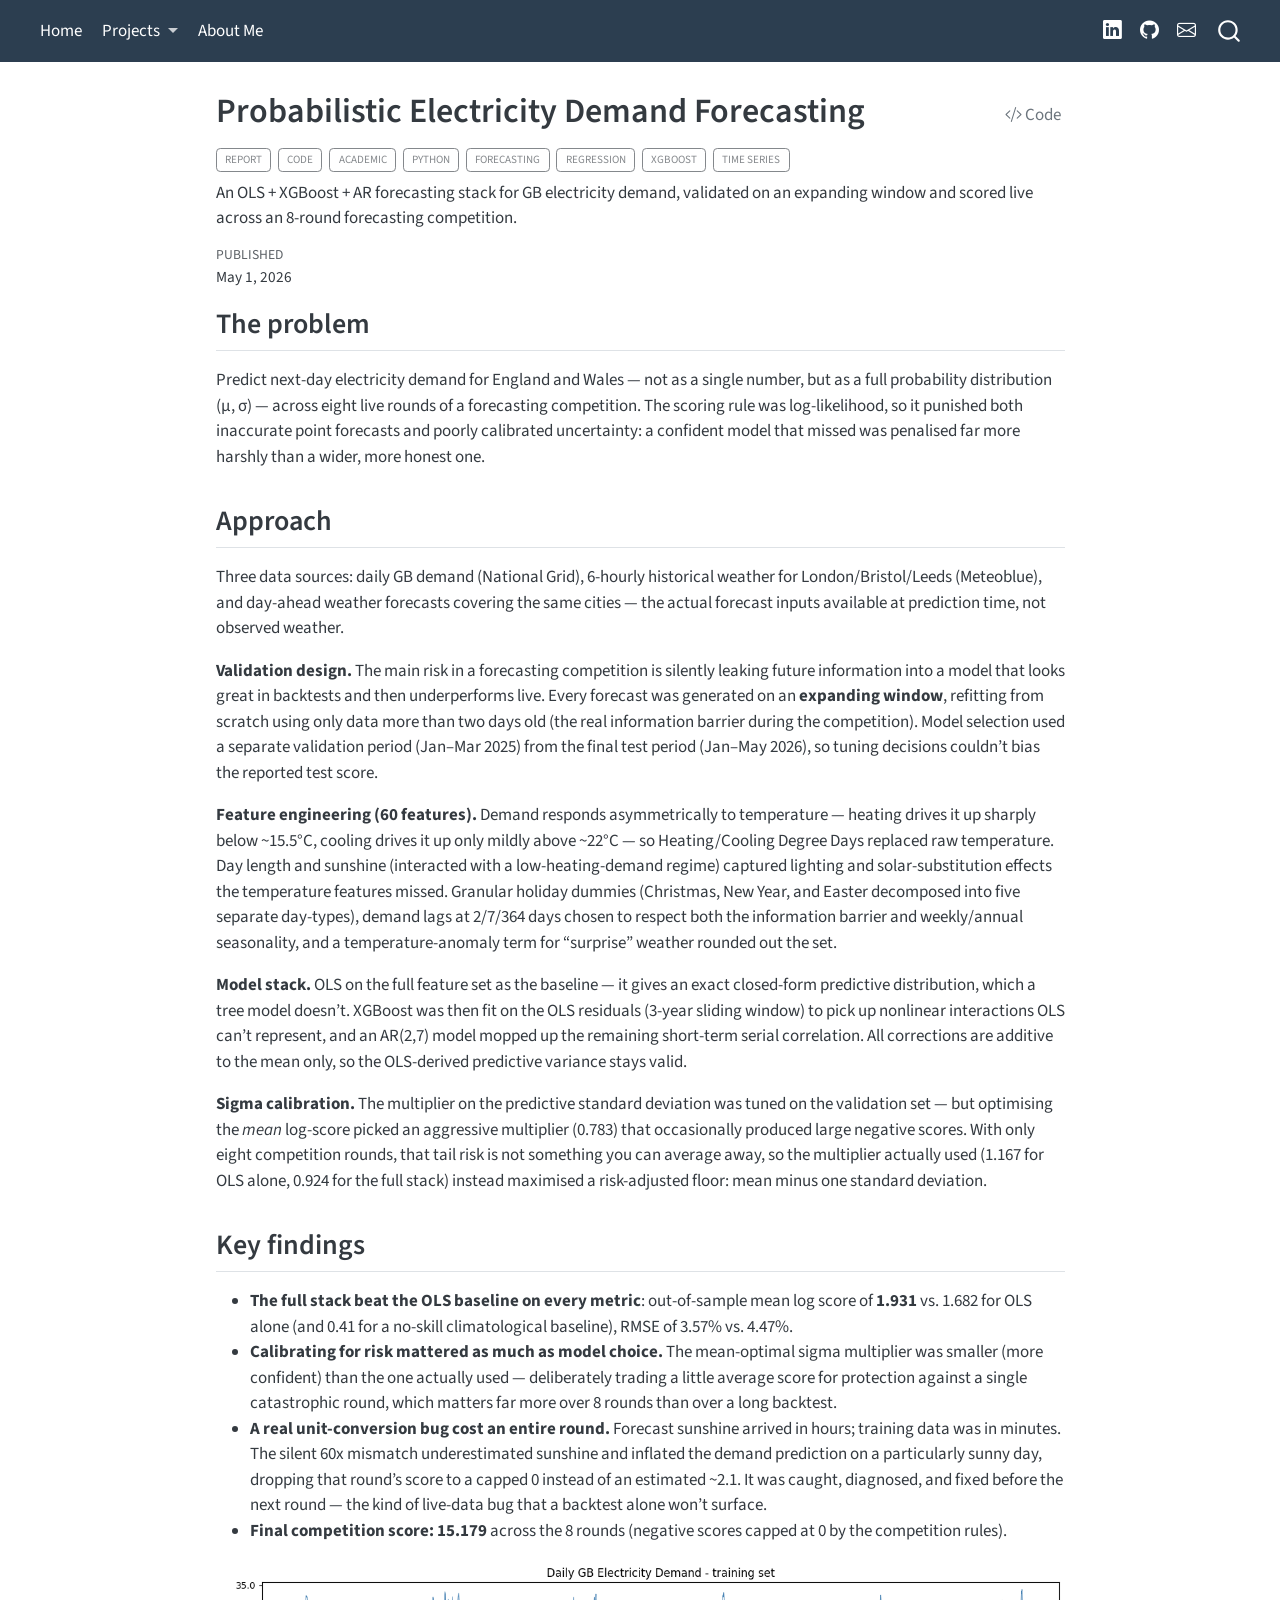
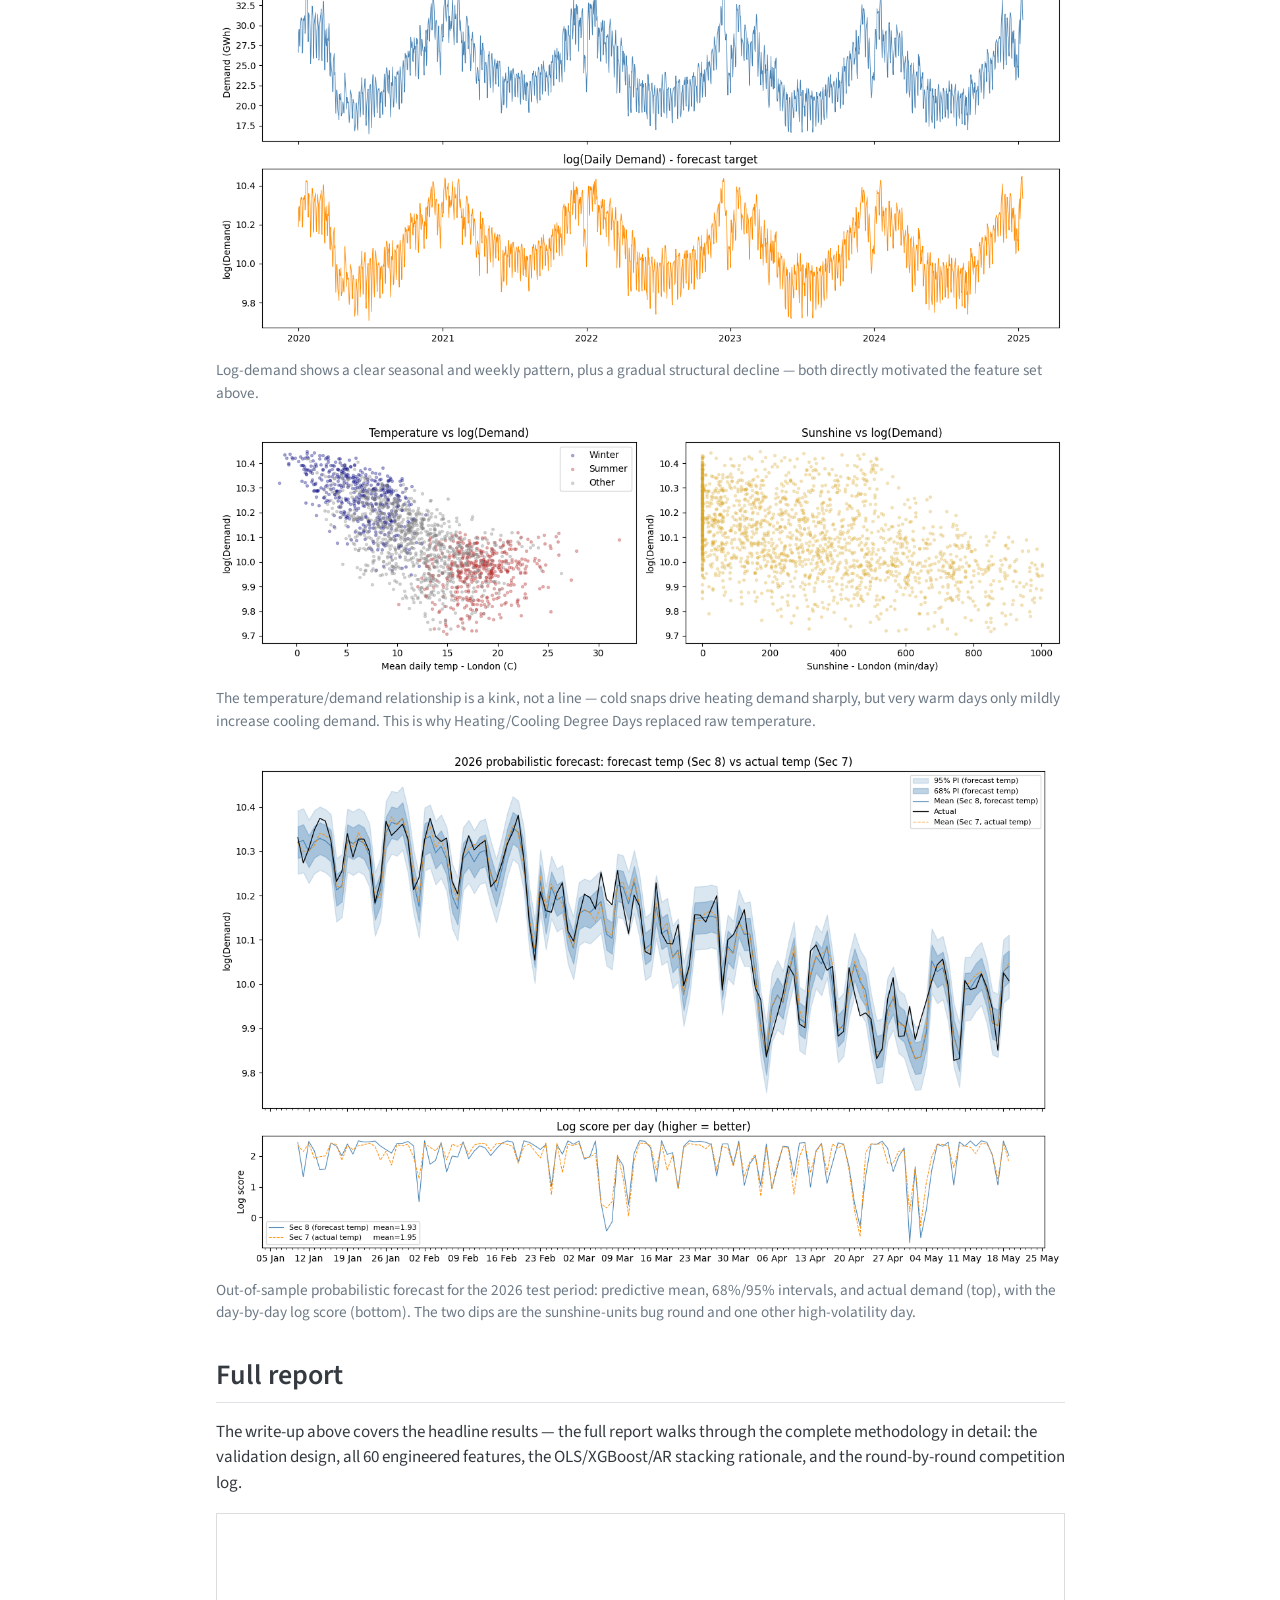
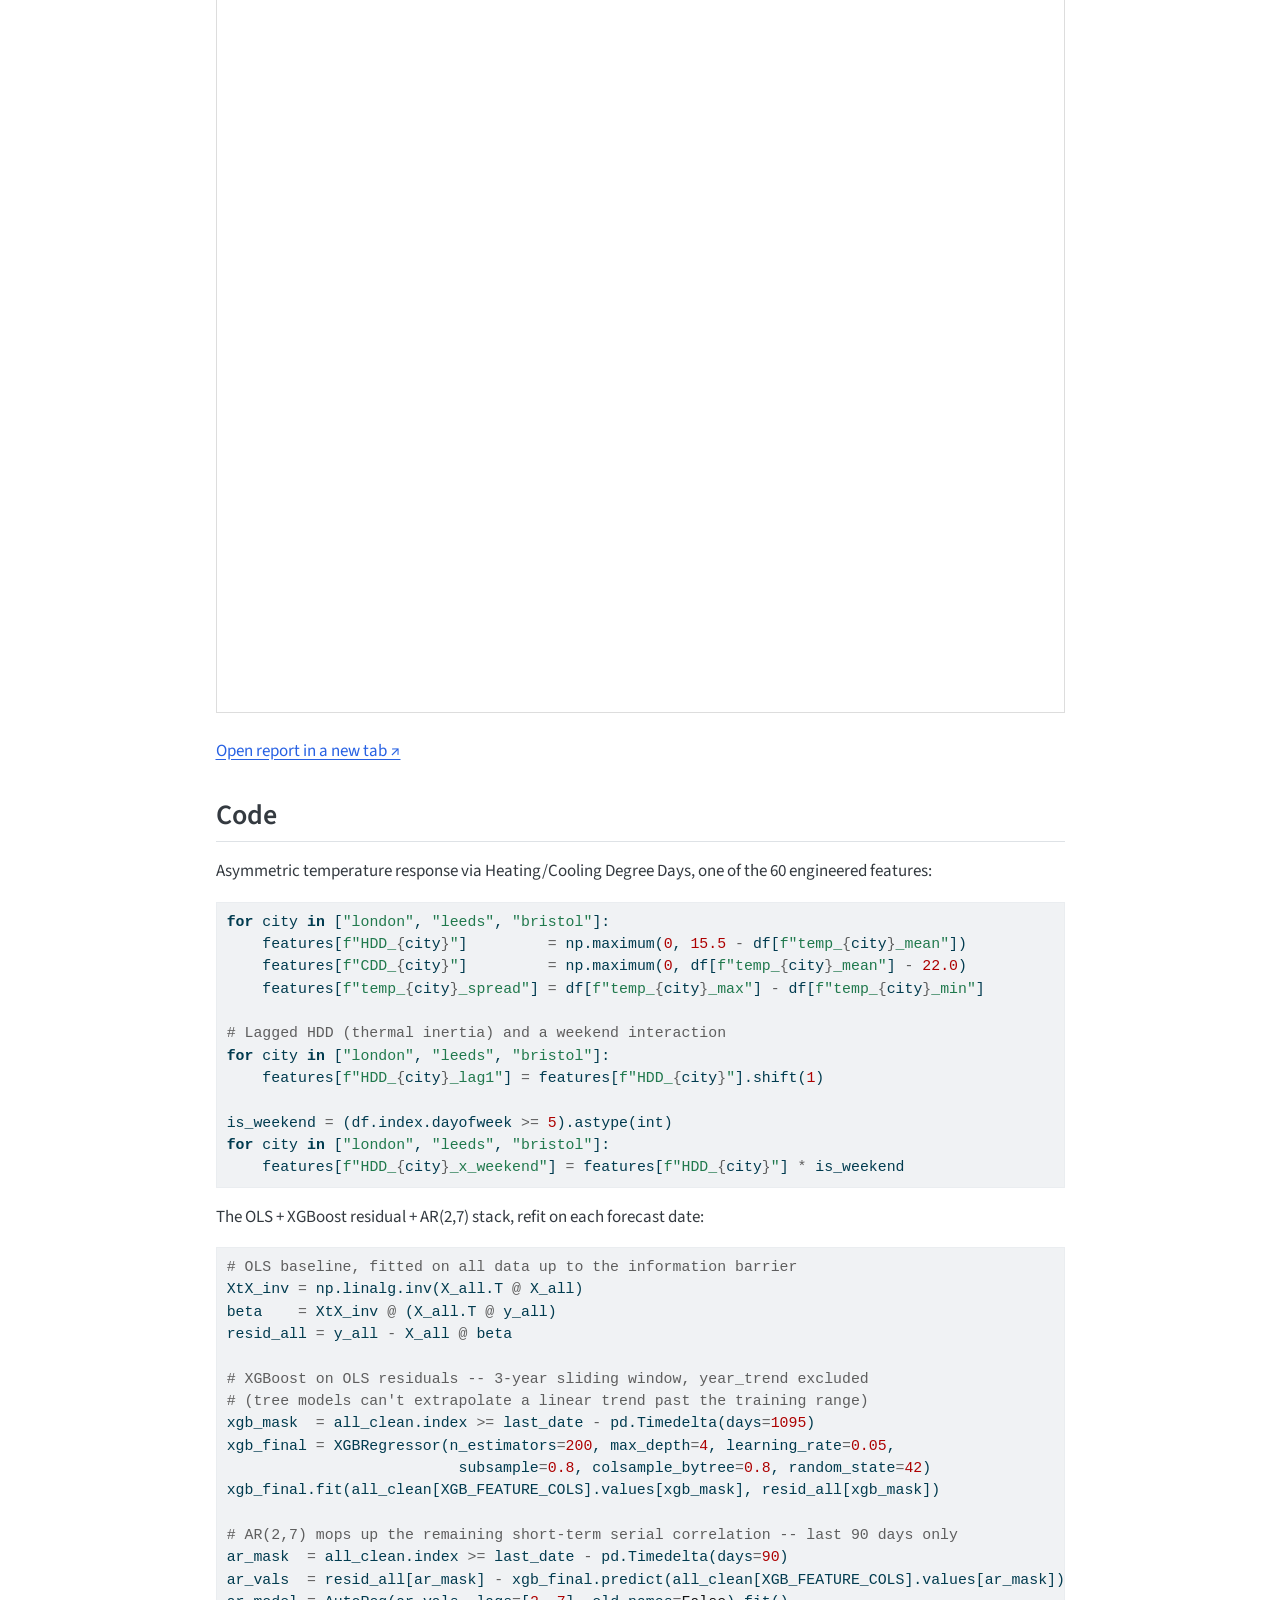
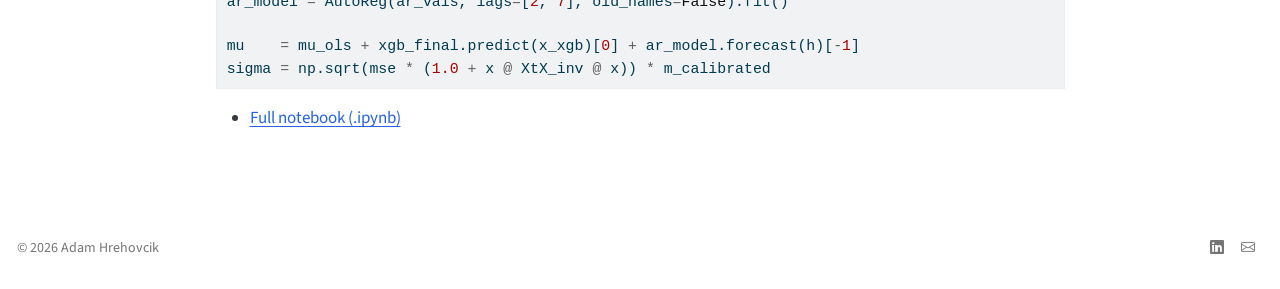
<file: docs/projects/energy-forecasting.html>
<!DOCTYPE html>
<html xmlns="http://www.w3.org/1999/xhtml" lang="en" xml:lang="en"><head>

<meta charset="utf-8">
<meta name="generator" content="quarto-1.10.18">

<meta name="viewport" content="width=device-width, initial-scale=1.0, user-scalable=yes">

<meta name="dcterms.date" content="2026-05-01">
<meta name="description" content="An OLS + XGBoost + AR forecasting stack for GB electricity demand, validated on an expanding window and scored live across an 8-round forecasting competition.">

<title>Probabilistic Electricity Demand Forecasting – Adam Hrehovcik</title>
<style>
/* Default styles provided by pandoc.
** See https://pandoc.org/MANUAL.html#variables-for-html for config info.
*/
span.smallcaps{font-variant: small-caps;}
div.columns{display: flex; gap: 1.5em;}
div.column{flex: auto;}
@media screen {
div.columns{gap: min(4vw, 1.5em);}
div.column{overflow-x: auto;}
}
div.hanging-indent{margin-left: 1.5em; text-indent: -1.5em;}
ul.task-list{list-style: none;}
ul.task-list li input[type="checkbox"] {
  width: 0.8em;
  margin: 0 0.8em 0.2em -1em; /* quarto-specific, see https://github.com/quarto-dev/quarto-cli/issues/4556 */ 
  vertical-align: middle;
}
/* CSS for syntax highlighting */
html { -webkit-text-size-adjust: 100%; }
pre > code.sourceCode { white-space: pre; position: relative; }
pre > code.sourceCode > span { display: inline-block; line-height: 1.25; }
pre > code.sourceCode > span:empty { height: 1.2em; }
.sourceCode { overflow: visible; }
code.sourceCode > span { color: inherit; text-decoration: inherit; }
div.sourceCode { margin: 1em 0; }
pre.sourceCode { margin: 0; }
@media screen {
div.sourceCode { overflow: auto; }
}
@media print {
pre > code.sourceCode { white-space: pre-wrap; }
pre > code.sourceCode > span { text-indent: -5em; padding-left: 5em; }
}
pre.numberSource code
  { counter-reset: source-line 0; }
pre.numberSource code > span
  { position: relative; left: -4em; counter-increment: source-line; }
pre.numberSource code > span > a:first-child::before
  { content: counter(source-line);
    position: relative; left: -1em; text-align: right; vertical-align: baseline;
    border: none; display: inline-block;
    -webkit-touch-callout: none; -webkit-user-select: none;
    -khtml-user-select: none; -moz-user-select: none;
    -ms-user-select: none; user-select: none;
    padding: 0 4px; width: 4em;
  }
pre.numberSource { margin-left: 3em;  padding-left: 4px; }
div.sourceCode
  {   }
@media screen {
pre > code.sourceCode > span > a:first-child::before { text-decoration: underline; }
}
</style>


<script src="../site_libs/quarto-nav/quarto-nav.js"></script>
<script src="../site_libs/quarto-nav/headroom.min.js"></script>
<script src="../site_libs/clipboard/clipboard.min.js"></script>
<script src="../site_libs/quarto-search/autocomplete.umd.js"></script>
<script src="../site_libs/quarto-search/fuse.min.js"></script>
<script src="../site_libs/quarto-search/quarto-search.js"></script>
<meta name="quarto:offset" content="../">
<script src="../site_libs/quarto-html/quarto.js" type="module"></script>
<script src="../site_libs/quarto-html/tabsets/tabsets.js" type="module"></script>
<script src="../site_libs/quarto-html/popper.min.js"></script>
<script src="../site_libs/quarto-html/tippy.umd.min.js"></script>
<script src="../site_libs/quarto-html/anchor.min.js"></script>
<link href="../site_libs/quarto-html/tippy.css" rel="stylesheet">
<link href="../site_libs/quarto-html/quarto-syntax-highlighting-64a204ab8560d761af7679ceaba22944.css" rel="stylesheet" id="quarto-text-highlighting-styles">
<script src="../site_libs/bootstrap/bootstrap.min.js"></script>
<link href="../site_libs/bootstrap/bootstrap-icons.css" rel="stylesheet">
<link href="../site_libs/bootstrap/bootstrap-0a29e989004181ecb0bb1f75400d7e47.min.css" rel="stylesheet" append-hash="true" id="quarto-bootstrap" data-mode="light">
<script id="quarto-search-options" type="application/json">{
  "location": "navbar",
  "copy-button": false,
  "collapse-after": 3,
  "panel-placement": "end",
  "type": "overlay",
  "limit": 50,
  "keyboard-shortcut": [
    "f",
    "/",
    "s"
  ],
  "show-item-context": false,
  "language": {
    "search-no-results-text": "No results",
    "search-matching-documents-text": "matching documents",
    "search-copy-link-title": "Copy link to search",
    "search-hide-matches-text": "Hide additional matches",
    "search-more-match-text": "more match in this document",
    "search-more-matches-text": "more matches in this document",
    "search-clear-button-title": "Clear",
    "search-text-placeholder": "",
    "search-detached-cancel-button-title": "Cancel",
    "search-submit-button-title": "Submit",
    "search-label": "Search"
  }
}</script>


<link rel="stylesheet" href="../styles.css">
</head>

<body class="nav-fixed fullcontent quarto-light">

<div id="quarto-search-results"></div>
  <header id="quarto-header" class="headroom fixed-top">
    <nav class="navbar navbar-expand-lg " data-bs-theme="dark">
      <div class="navbar-container container-fluid">
            <div id="quarto-search" class="" title="Search"></div>
          <button class="navbar-toggler" type="button" data-bs-toggle="collapse" data-bs-target="#navbarCollapse" aria-controls="navbarCollapse" role="menu" aria-expanded="false" aria-label="Toggle navigation" onclick="if (window.quartoToggleHeadroom) { window.quartoToggleHeadroom(); }">
  <span class="navbar-toggler-icon"></span>
</button>
          <div class="collapse navbar-collapse" id="navbarCollapse">
            <ul class="navbar-nav navbar-nav-scroll me-auto">
  <li class="nav-item">
    <a class="nav-link" href="../index.html"> 
<span class="menu-text">Home</span></a>
  </li>  
  <li class="nav-item dropdown ">
    <a class="nav-link dropdown-toggle" href="#" id="nav-menu-projects" role="link" data-bs-toggle="dropdown" aria-expanded="false">
 <span class="menu-text">Projects</span>
    </a>
    <ul class="dropdown-menu" aria-labelledby="nav-menu-projects">    
        <li>
    <a class="dropdown-item" href="../machine-learning.html">
 <span class="dropdown-text">Machine Learning &amp; Data Science</span></a>
  </li>  
        <li>
    <a class="dropdown-item" href="../business-analytics.html">
 <span class="dropdown-text">Data &amp; Business Analytics</span></a>
  </li>  
    </ul>
  </li>
  <li class="nav-item">
    <a class="nav-link" href="../about.html"> 
<span class="menu-text">About Me</span></a>
  </li>  
</ul>
            <ul class="navbar-nav navbar-nav-scroll ms-auto">
  <li class="nav-item compact">
    <a class="nav-link" href="https://www.linkedin.com/in/adam-hrehovcik/"> <i class="bi bi-linkedin" role="img" aria-label="LinkedIn">
</i> 
<span class="menu-text"></span></a>
  </li>  
  <li class="nav-item compact">
    <a class="nav-link" href="https://github.com/AdamHrehovcik"> <i class="bi bi-github" role="img" aria-label="GitHub">
</i> 
<span class="menu-text"></span></a>
  </li>  
  <li class="nav-item compact">
    <a class="nav-link" href="mailto:adam.hrehovcik@gmail.com"> <i class="bi bi-envelope" role="img" aria-label="Email">
</i> 
<span class="menu-text"></span></a>
  </li>  
</ul>
          </div> <!-- /navcollapse -->
            <div class="quarto-navbar-tools">
</div>
      </div> <!-- /container-fluid -->
    </nav>
</header>
<!-- content -->
<div id="quarto-content" class="quarto-container page-columns page-rows-contents page-layout-article page-navbar">
<!-- sidebar -->
<!-- margin-sidebar -->
    
<!-- main -->
<main class="content" id="quarto-document-content">

<header id="title-block-header" class="quarto-title-block default">
<div class="quarto-title">
<div class="quarto-title-block"><div><h1 class="title">Probabilistic Electricity Demand Forecasting</h1><button type="button" class="btn code-tools-button" id="quarto-code-tools-source"><i class="bi"></i> Code</button></div></div>
  <div class="quarto-categories">
    <div class="quarto-category">Report</div>
    <div class="quarto-category">Code</div>
    <div class="quarto-category">Academic</div>
    <div class="quarto-category">Python</div>
    <div class="quarto-category">Forecasting</div>
    <div class="quarto-category">Regression</div>
    <div class="quarto-category">XGBoost</div>
    <div class="quarto-category">Time Series</div>
  </div>
  </div>

<div>
  <div class="description">
    An OLS + XGBoost + AR forecasting stack for GB electricity demand, validated on an expanding window and scored live across an 8-round forecasting competition.
  </div>
</div>


<div class="quarto-title-meta">

    
    <div>
    <div class="quarto-title-meta-heading">Published</div>
    <div class="quarto-title-meta-contents">
      <p class="date">May 1, 2026</p>
    </div>
  </div>
  
    
  </div>
  


</header>


<section id="the-problem" class="level2">
<h2 class="anchored" data-anchor-id="the-problem">The problem</h2>
<p>Predict next-day electricity demand for England and Wales — not as a single number, but as a full probability distribution (µ, σ) — across eight live rounds of a forecasting competition. The scoring rule was log-likelihood, so it punished both inaccurate point forecasts and poorly calibrated uncertainty: a confident model that missed was penalised far more harshly than a wider, more honest one.</p>
</section>
<section id="approach" class="level2">
<h2 class="anchored" data-anchor-id="approach">Approach</h2>
<p>Three data sources: daily GB demand (National Grid), 6-hourly historical weather for London/Bristol/Leeds (Meteoblue), and day-ahead weather forecasts covering the same cities — the actual forecast inputs available at prediction time, not observed weather.</p>
<p><strong>Validation design.</strong> The main risk in a forecasting competition is silently leaking future information into a model that looks great in backtests and then underperforms live. Every forecast was generated on an <strong>expanding window</strong>, refitting from scratch using only data more than two days old (the real information barrier during the competition). Model selection used a separate validation period (Jan–Mar 2025) from the final test period (Jan–May 2026), so tuning decisions couldn’t bias the reported test score.</p>
<p><strong>Feature engineering (60 features).</strong> Demand responds asymmetrically to temperature — heating drives it up sharply below ~15.5°C, cooling drives it up only mildly above ~22°C — so Heating/Cooling Degree Days replaced raw temperature. Day length and sunshine (interacted with a low-heating-demand regime) captured lighting and solar-substitution effects the temperature features missed. Granular holiday dummies (Christmas, New Year, and Easter decomposed into five separate day-types), demand lags at 2/7/364 days chosen to respect both the information barrier and weekly/annual seasonality, and a temperature-anomaly term for “surprise” weather rounded out the set.</p>
<p><strong>Model stack.</strong> OLS on the full feature set as the baseline — it gives an exact closed-form predictive distribution, which a tree model doesn’t. XGBoost was then fit on the OLS residuals (3-year sliding window) to pick up nonlinear interactions OLS can’t represent, and an AR(2,7) model mopped up the remaining short-term serial correlation. All corrections are additive to the mean only, so the OLS-derived predictive variance stays valid.</p>
<p><strong>Sigma calibration.</strong> The multiplier on the predictive standard deviation was tuned on the validation set — but optimising the <em>mean</em> log-score picked an aggressive multiplier (0.783) that occasionally produced large negative scores. With only eight competition rounds, that tail risk is not something you can average away, so the multiplier actually used (1.167 for OLS alone, 0.924 for the full stack) instead maximised a risk-adjusted floor: mean minus one standard deviation.</p>
</section>
<section id="key-findings" class="level2">
<h2 class="anchored" data-anchor-id="key-findings">Key findings</h2>
<ul>
<li><strong>The full stack beat the OLS baseline on every metric</strong>: out-of-sample mean log score of <strong>1.931</strong> vs.&nbsp;1.682 for OLS alone (and 0.41 for a no-skill climatological baseline), RMSE of 3.57% vs.&nbsp;4.47%.</li>
<li><strong>Calibrating for risk mattered as much as model choice.</strong> The mean-optimal sigma multiplier was smaller (more confident) than the one actually used — deliberately trading a little average score for protection against a single catastrophic round, which matters far more over 8 rounds than over a long backtest.</li>
<li><strong>A real unit-conversion bug cost an entire round.</strong> Forecast sunshine arrived in hours; training data was in minutes. The silent 60x mismatch underestimated sunshine and inflated the demand prediction on a particularly sunny day, dropping that round’s score to a capped 0 instead of an estimated ~2.1. It was caught, diagnosed, and fixed before the next round — the kind of live-data bug that a backtest alone won’t surface.</li>
<li><strong>Final competition score: 15.179</strong> across the 8 rounds (negative scores capped at 0 by the competition rules).</li>
</ul>
<div class="quarto-figure quarto-figure-center">
<figure class="figure">
<p><img src="images/energy-forecasting-demand-timeseries.png" class="img-fluid figure-img"></p>
<figcaption>Log-demand shows a clear seasonal and weekly pattern, plus a gradual structural decline — both directly motivated the feature set above.</figcaption>
</figure>
</div>
<div class="quarto-figure quarto-figure-center">
<figure class="figure">
<p><img src="images/energy-forecasting-temp-sunshine.png" class="img-fluid figure-img"></p>
<figcaption>The temperature/demand relationship is a kink, not a line — cold snaps drive heating demand sharply, but very warm days only mildly increase cooling demand. This is why Heating/Cooling Degree Days replaced raw temperature.</figcaption>
</figure>
</div>
<div class="quarto-figure quarto-figure-center">
<figure class="figure">
<p><img src="images/energy-forecasting-fanchart-2026.png" class="img-fluid figure-img"></p>
<figcaption>Out-of-sample probabilistic forecast for the 2026 test period: predictive mean, 68%/95% intervals, and actual demand (top), with the day-by-day log score (bottom). The two dips are the sunshine-units bug round and one other high-volatility day.</figcaption>
</figure>
</div>
</section>
<section id="full-report" class="level2">
<h2 class="anchored" data-anchor-id="full-report">Full report</h2>
<p>The write-up above covers the headline results — the full report walks through the complete methodology in detail: the validation design, all 60 engineered features, the OLS/XGBoost/AR stacking rationale, and the round-by-round competition log.</p>
<iframe src="../files/energy-forecasting/energy-forecasting-report.pdf" width="100%" height="800px" style="border:1px solid #ddd;">
</iframe>
<p><a href="../files/energy-forecasting/energy-forecasting-report.pdf" target="_blank">Open report in a new tab ↗</a></p>
</section>
<section id="code" class="level2">
<h2 class="anchored" data-anchor-id="code">Code</h2>
<p>Asymmetric temperature response via Heating/Cooling Degree Days, one of the 60 engineered features:</p>
<div class="code-copy-outer-scaffold"><div class="sourceCode" id="cb1"><pre class="sourceCode python code-with-copy"><code class="sourceCode python"><span id="cb1-1"><a href="#cb1-1" aria-hidden="true" tabindex="-1"></a><span class="cf">for</span> city <span class="kw">in</span> [<span class="st">"london"</span>, <span class="st">"leeds"</span>, <span class="st">"bristol"</span>]:</span>
<span id="cb1-2"><a href="#cb1-2" aria-hidden="true" tabindex="-1"></a>    features[<span class="ss">f"HDD_</span><span class="sc">{</span>city<span class="sc">}</span><span class="ss">"</span>]         <span class="op">=</span> np.maximum(<span class="dv">0</span>, <span class="fl">15.5</span> <span class="op">-</span> df[<span class="ss">f"temp_</span><span class="sc">{</span>city<span class="sc">}</span><span class="ss">_mean"</span>])</span>
<span id="cb1-3"><a href="#cb1-3" aria-hidden="true" tabindex="-1"></a>    features[<span class="ss">f"CDD_</span><span class="sc">{</span>city<span class="sc">}</span><span class="ss">"</span>]         <span class="op">=</span> np.maximum(<span class="dv">0</span>, df[<span class="ss">f"temp_</span><span class="sc">{</span>city<span class="sc">}</span><span class="ss">_mean"</span>] <span class="op">-</span> <span class="fl">22.0</span>)</span>
<span id="cb1-4"><a href="#cb1-4" aria-hidden="true" tabindex="-1"></a>    features[<span class="ss">f"temp_</span><span class="sc">{</span>city<span class="sc">}</span><span class="ss">_spread"</span>] <span class="op">=</span> df[<span class="ss">f"temp_</span><span class="sc">{</span>city<span class="sc">}</span><span class="ss">_max"</span>] <span class="op">-</span> df[<span class="ss">f"temp_</span><span class="sc">{</span>city<span class="sc">}</span><span class="ss">_min"</span>]</span>
<span id="cb1-5"><a href="#cb1-5" aria-hidden="true" tabindex="-1"></a></span>
<span id="cb1-6"><a href="#cb1-6" aria-hidden="true" tabindex="-1"></a><span class="co"># Lagged HDD (thermal inertia) and a weekend interaction</span></span>
<span id="cb1-7"><a href="#cb1-7" aria-hidden="true" tabindex="-1"></a><span class="cf">for</span> city <span class="kw">in</span> [<span class="st">"london"</span>, <span class="st">"leeds"</span>, <span class="st">"bristol"</span>]:</span>
<span id="cb1-8"><a href="#cb1-8" aria-hidden="true" tabindex="-1"></a>    features[<span class="ss">f"HDD_</span><span class="sc">{</span>city<span class="sc">}</span><span class="ss">_lag1"</span>] <span class="op">=</span> features[<span class="ss">f"HDD_</span><span class="sc">{</span>city<span class="sc">}</span><span class="ss">"</span>].shift(<span class="dv">1</span>)</span>
<span id="cb1-9"><a href="#cb1-9" aria-hidden="true" tabindex="-1"></a></span>
<span id="cb1-10"><a href="#cb1-10" aria-hidden="true" tabindex="-1"></a>is_weekend <span class="op">=</span> (df.index.dayofweek <span class="op">&gt;=</span> <span class="dv">5</span>).astype(<span class="bu">int</span>)</span>
<span id="cb1-11"><a href="#cb1-11" aria-hidden="true" tabindex="-1"></a><span class="cf">for</span> city <span class="kw">in</span> [<span class="st">"london"</span>, <span class="st">"leeds"</span>, <span class="st">"bristol"</span>]:</span>
<span id="cb1-12"><a href="#cb1-12" aria-hidden="true" tabindex="-1"></a>    features[<span class="ss">f"HDD_</span><span class="sc">{</span>city<span class="sc">}</span><span class="ss">_x_weekend"</span>] <span class="op">=</span> features[<span class="ss">f"HDD_</span><span class="sc">{</span>city<span class="sc">}</span><span class="ss">"</span>] <span class="op">*</span> is_weekend</span></code></pre></div><button title="Copy to Clipboard" class="code-copy-button"><i class="bi"></i></button></div>
<p>The OLS + XGBoost residual + AR(2,7) stack, refit on each forecast date:</p>
<div class="code-copy-outer-scaffold"><div class="sourceCode" id="cb2"><pre class="sourceCode python code-with-copy"><code class="sourceCode python"><span id="cb2-1"><a href="#cb2-1" aria-hidden="true" tabindex="-1"></a><span class="co"># OLS baseline, fitted on all data up to the information barrier</span></span>
<span id="cb2-2"><a href="#cb2-2" aria-hidden="true" tabindex="-1"></a>XtX_inv <span class="op">=</span> np.linalg.inv(X_all.T <span class="op">@</span> X_all)</span>
<span id="cb2-3"><a href="#cb2-3" aria-hidden="true" tabindex="-1"></a>beta    <span class="op">=</span> XtX_inv <span class="op">@</span> (X_all.T <span class="op">@</span> y_all)</span>
<span id="cb2-4"><a href="#cb2-4" aria-hidden="true" tabindex="-1"></a>resid_all <span class="op">=</span> y_all <span class="op">-</span> X_all <span class="op">@</span> beta</span>
<span id="cb2-5"><a href="#cb2-5" aria-hidden="true" tabindex="-1"></a></span>
<span id="cb2-6"><a href="#cb2-6" aria-hidden="true" tabindex="-1"></a><span class="co"># XGBoost on OLS residuals -- 3-year sliding window, year_trend excluded</span></span>
<span id="cb2-7"><a href="#cb2-7" aria-hidden="true" tabindex="-1"></a><span class="co"># (tree models can't extrapolate a linear trend past the training range)</span></span>
<span id="cb2-8"><a href="#cb2-8" aria-hidden="true" tabindex="-1"></a>xgb_mask  <span class="op">=</span> all_clean.index <span class="op">&gt;=</span> last_date <span class="op">-</span> pd.Timedelta(days<span class="op">=</span><span class="dv">1095</span>)</span>
<span id="cb2-9"><a href="#cb2-9" aria-hidden="true" tabindex="-1"></a>xgb_final <span class="op">=</span> XGBRegressor(n_estimators<span class="op">=</span><span class="dv">200</span>, max_depth<span class="op">=</span><span class="dv">4</span>, learning_rate<span class="op">=</span><span class="fl">0.05</span>,</span>
<span id="cb2-10"><a href="#cb2-10" aria-hidden="true" tabindex="-1"></a>                          subsample<span class="op">=</span><span class="fl">0.8</span>, colsample_bytree<span class="op">=</span><span class="fl">0.8</span>, random_state<span class="op">=</span><span class="dv">42</span>)</span>
<span id="cb2-11"><a href="#cb2-11" aria-hidden="true" tabindex="-1"></a>xgb_final.fit(all_clean[XGB_FEATURE_COLS].values[xgb_mask], resid_all[xgb_mask])</span>
<span id="cb2-12"><a href="#cb2-12" aria-hidden="true" tabindex="-1"></a></span>
<span id="cb2-13"><a href="#cb2-13" aria-hidden="true" tabindex="-1"></a><span class="co"># AR(2,7) mops up the remaining short-term serial correlation -- last 90 days only</span></span>
<span id="cb2-14"><a href="#cb2-14" aria-hidden="true" tabindex="-1"></a>ar_mask  <span class="op">=</span> all_clean.index <span class="op">&gt;=</span> last_date <span class="op">-</span> pd.Timedelta(days<span class="op">=</span><span class="dv">90</span>)</span>
<span id="cb2-15"><a href="#cb2-15" aria-hidden="true" tabindex="-1"></a>ar_vals  <span class="op">=</span> resid_all[ar_mask] <span class="op">-</span> xgb_final.predict(all_clean[XGB_FEATURE_COLS].values[ar_mask])</span>
<span id="cb2-16"><a href="#cb2-16" aria-hidden="true" tabindex="-1"></a>ar_model <span class="op">=</span> AutoReg(ar_vals, lags<span class="op">=</span>[<span class="dv">2</span>, <span class="dv">7</span>], old_names<span class="op">=</span><span class="va">False</span>).fit()</span>
<span id="cb2-17"><a href="#cb2-17" aria-hidden="true" tabindex="-1"></a></span>
<span id="cb2-18"><a href="#cb2-18" aria-hidden="true" tabindex="-1"></a>mu    <span class="op">=</span> mu_ols <span class="op">+</span> xgb_final.predict(x_xgb)[<span class="dv">0</span>] <span class="op">+</span> ar_model.forecast(h)[<span class="op">-</span><span class="dv">1</span>]</span>
<span id="cb2-19"><a href="#cb2-19" aria-hidden="true" tabindex="-1"></a>sigma <span class="op">=</span> np.sqrt(mse <span class="op">*</span> (<span class="fl">1.0</span> <span class="op">+</span> x <span class="op">@</span> XtX_inv <span class="op">@</span> x)) <span class="op">*</span> m_calibrated</span></code></pre></div><button title="Copy to Clipboard" class="code-copy-button"><i class="bi"></i></button></div>
<ul>
<li><a href="../files/energy-forecasting/energy-forecasting-notebook.ipynb">Full notebook (.ipynb)</a></li>
</ul>


<!-- -->

</section>

</main> <!-- /main -->
<script id="quarto-html-after-body" type="application/javascript">
  window.document.addEventListener("DOMContentLoaded", function (event) {
    const icon = "";
    const anchorJS = new window.AnchorJS();
    anchorJS.options = {
      placement: 'right',
      icon: icon
    };
    anchorJS.add('.anchored');
    const isCodeAnnotation = (el) => {
      for (const clz of el.classList) {
        if (clz.startsWith('code-annotation-')) {                     
          return true;
        }
      }
      return false;
    }
    const onCopySuccess = function(e) {
      // button target
      const button = e.trigger;
      // don't keep focus
      button.blur();
      // flash "checked"
      button.classList.add('code-copy-button-checked');
      var currentTitle = button.getAttribute("title");
      button.setAttribute("title", "Copied!");
      let tooltip;
      if (window.bootstrap) {
        button.setAttribute("data-bs-toggle", "tooltip");
        button.setAttribute("data-bs-placement", "left");
        button.setAttribute("data-bs-title", "Copied!");
        tooltip = new bootstrap.Tooltip(button, 
          { trigger: "manual", 
            customClass: "code-copy-button-tooltip",
            offset: [0, -8]});
        tooltip.show();    
      }
      setTimeout(function() {
        if (tooltip) {
          tooltip.hide();
          button.removeAttribute("data-bs-title");
          button.removeAttribute("data-bs-toggle");
          button.removeAttribute("data-bs-placement");
        }
        button.setAttribute("title", currentTitle);
        button.classList.remove('code-copy-button-checked');
      }, 1000);
      // clear code selection
      e.clearSelection();
    }
    const getTextToCopy = function(trigger) {
      const outerScaffold = trigger.parentElement.cloneNode(true);
      const codeEl = outerScaffold.querySelector('code');
      for (const childEl of codeEl.children) {
        if (isCodeAnnotation(childEl)) {
          childEl.remove();
        }
      }
      return codeEl.innerText;
    }
    const clipboard = new window.ClipboardJS('.code-copy-button:not([data-in-quarto-modal])', {
      text: getTextToCopy
    });
    clipboard.on('success', onCopySuccess);
    if (window.document.getElementById('quarto-embedded-source-code-modal')) {
      const clipboardModal = new window.ClipboardJS('.code-copy-button[data-in-quarto-modal]', {
        text: getTextToCopy,
        container: window.document.getElementById('quarto-embedded-source-code-modal')
      });
      clipboardModal.on('success', onCopySuccess);
    }
    const viewSource = window.document.getElementById('quarto-view-source') ||
                       window.document.getElementById('quarto-code-tools-source');
    if (viewSource) {
      const sourceUrl = viewSource.getAttribute("data-quarto-source-url");
      viewSource.addEventListener("click", function(e) {
        if (sourceUrl) {
          // rstudio viewer pane
          if (/\bcapabilities=\b/.test(window.location)) {
            window.open(sourceUrl);
          } else {
            window.location.href = sourceUrl;
          }
        } else {
          const modal = new bootstrap.Modal(document.getElementById('quarto-embedded-source-code-modal'));
          modal.show();
        }
        return false;
      });
    }
    function toggleCodeHandler(show) {
      return function(e) {
        const cellDetails = window.document.querySelectorAll(".cell details.code-fold");
        for (let i=0; i<cellDetails.length; i++) {
          const details = cellDetails[i];
          if (show) {
            details.open = true;
          } else {
            details.removeAttribute("open");
          }
        }
        const cellCodeDivs = window.document.querySelectorAll(".cell div.sourceCode.cell-code");
        const fromCls = show ? "hidden" : "unhidden";
        const toCls = show ? "unhidden" : "hidden";
        for (let i=0; i<cellCodeDivs.length; i++) {
          const codeDiv = cellCodeDivs[i];
          if (codeDiv.classList.contains(fromCls)) {
            codeDiv.classList.remove(fromCls);
            codeDiv.classList.add(toCls);
          } 
        }
        return false;
      }
    }
    const hideAllCode = window.document.getElementById("quarto-hide-all-code");
    if (hideAllCode) {
      hideAllCode.addEventListener("click", toggleCodeHandler(false));
    }
    const showAllCode = window.document.getElementById("quarto-show-all-code");
    if (showAllCode) {
      showAllCode.addEventListener("click", toggleCodeHandler(true));
    }
      var localhostRegex = new RegExp(/^(?:http|https):\/\/localhost\:?[0-9]*\//);
      var mailtoRegex = new RegExp(/^mailto:/);
        var filterRegex = new RegExp("https:\/\/adamhrehovcik\.github\.io\/Personal-Project-Portfolio");
      var isInternal = (href) => {
          return filterRegex.test(href) || localhostRegex.test(href) || mailtoRegex.test(href);
      }
      // Inspect non-navigation links and adorn them if external
     var links = window.document.querySelectorAll('a[href]:not(.nav-link):not(.navbar-brand):not(.toc-action):not(.sidebar-link):not(.sidebar-item-toggle):not(.pagination-link):not(.no-external):not([aria-hidden]):not(.dropdown-item):not(.quarto-navigation-tool):not(.about-link)');
      for (var i=0; i<links.length; i++) {
        const link = links[i];
        if (!isInternal(link.href)) {
          // undo the damage that might have been done by quarto-nav.js in the case of
          // links that we want to consider external
          if (link.dataset.originalHref !== undefined) {
            link.href = link.dataset.originalHref;
          }
        }
      }
    function tippyHover(el, contentFn, onTriggerFn, onUntriggerFn) {
      const config = {
        allowHTML: true,
        maxWidth: 500,
        delay: 100,
        arrow: false,
        appendTo: function(el) {
            return el.parentElement;
        },
        interactive: true,
        interactiveBorder: 10,
        theme: 'quarto',
        placement: 'bottom-start',
      };
      if (contentFn) {
        config.content = contentFn;
      }
      if (onTriggerFn) {
        config.onTrigger = onTriggerFn;
      }
      if (onUntriggerFn) {
        config.onUntrigger = onUntriggerFn;
      }
      window.tippy(el, config); 
    }
    const noterefs = window.document.querySelectorAll('a[role="doc-noteref"]');
    for (var i=0; i<noterefs.length; i++) {
      const ref = noterefs[i];
      tippyHover(ref, function() {
        // use id or data attribute instead here
        let href = ref.getAttribute('data-footnote-href') || ref.getAttribute('href');
        try { href = new URL(href).hash; } catch {}
        const id = href.replace(/^#\/?/, "");
        const note = window.document.getElementById(id);
        if (note) {
          return note.innerHTML;
        } else {
          return "";
        }
      });
    }
    const xrefs = window.document.querySelectorAll('a.quarto-xref');
    const processXRef = (id, note) => {
      // Strip column container classes
      const stripColumnClz = (el) => {
        el.classList.remove("page-full", "page-columns");
        if (el.children) {
          for (const child of el.children) {
            stripColumnClz(child);
          }
        }
      }
      stripColumnClz(note)
      if (id === null || id.startsWith('sec-')) {
        // Special case sections, only their first couple elements
        const container = document.createElement("div");
        if (note.children && note.children.length > 2) {
          container.appendChild(note.children[0].cloneNode(true));
          for (let i = 1; i < note.children.length; i++) {
            const child = note.children[i];
            if (child.tagName === "P" && child.innerText === "") {
              continue;
            } else {
              container.appendChild(child.cloneNode(true));
              break;
            }
          }
          if (window.Quarto?.typesetMath) {
            window.Quarto.typesetMath(container);
          }
          return container.innerHTML
        } else {
          if (window.Quarto?.typesetMath) {
            window.Quarto.typesetMath(note);
          }
          return note.innerHTML;
        }
      } else {
        // Remove any anchor links if they are present
        const anchorLink = note.querySelector('a.anchorjs-link');
        if (anchorLink) {
          anchorLink.remove();
        }
        if (window.Quarto?.typesetMath) {
          window.Quarto.typesetMath(note);
        }
        if (note.classList.contains("callout")) {
          return note.outerHTML;
        } else {
          return note.innerHTML;
        }
      }
    }
    for (var i=0; i<xrefs.length; i++) {
      const xref = xrefs[i];
      tippyHover(xref, undefined, function(instance) {
        instance.disable();
        let url = xref.getAttribute('href');
        let hash = undefined; 
        if (url.startsWith('#')) {
          hash = url;
        } else {
          try { hash = new URL(url).hash; } catch {}
        }
        if (hash) {
          const id = hash.replace(/^#\/?/, "");
          const note = window.document.getElementById(id);
          if (note !== null) {
            try {
              const html = processXRef(id, note.cloneNode(true));
              instance.setContent(html);
            } finally {
              instance.enable();
              instance.show();
            }
          } else {
            // See if we can fetch this
            fetch(url.split('#')[0])
            .then(res => res.text())
            .then(html => {
              const parser = new DOMParser();
              const htmlDoc = parser.parseFromString(html, "text/html");
              const note = htmlDoc.getElementById(id);
              if (note !== null) {
                const html = processXRef(id, note);
                instance.setContent(html);
              } 
            }).finally(() => {
              instance.enable();
              instance.show();
            });
          }
        } else {
          // See if we can fetch a full url (with no hash to target)
          // This is a special case and we should probably do some content thinning / targeting
          fetch(url)
          .then(res => res.text())
          .then(html => {
            const parser = new DOMParser();
            const htmlDoc = parser.parseFromString(html, "text/html");
            const note = htmlDoc.querySelector('main.content');
            if (note !== null) {
              // This should only happen for chapter cross references
              // (since there is no id in the URL)
              // remove the first header
              if (note.children.length > 0 && note.children[0].tagName === "HEADER") {
                note.children[0].remove();
              }
              const html = processXRef(null, note);
              instance.setContent(html);
            } 
          }).finally(() => {
            instance.enable();
            instance.show();
          });
        }
      }, function(instance) {
      });
    }
        let selectedAnnoteEl;
        const selectorForAnnotation = ( cell, annotation) => {
          let cellAttr = 'data-code-cell="' + cell + '"';
          let lineAttr = 'data-code-annotation="' +  annotation + '"';
          const selector = 'span[' + cellAttr + '][' + lineAttr + ']';
          return selector;
        }
        const selectCodeLines = (annoteEl) => {
          const doc = window.document;
          const targetCell = annoteEl.getAttribute("data-target-cell");
          const targetAnnotation = annoteEl.getAttribute("data-target-annotation");
          const annoteSpan = window.document.querySelector(selectorForAnnotation(targetCell, targetAnnotation));
          const lines = annoteSpan.getAttribute("data-code-lines").split(",");
          const lineIds = lines.map((line) => {
            return targetCell + "-" + line;
          })
          let top = null;
          let height = null;
          let parent = null;
          if (lineIds.length > 0) {
              //compute the position of the single el (top and bottom and make a div)
              const el = window.document.getElementById(lineIds[0]);
              top = el.offsetTop;
              height = el.offsetHeight;
              parent = el.parentElement.parentElement;
            if (lineIds.length > 1) {
              const lastEl = window.document.getElementById(lineIds[lineIds.length - 1]);
              const bottom = lastEl.offsetTop + lastEl.offsetHeight;
              height = bottom - top;
            }
            if (top !== null && height !== null && parent !== null) {
              // cook up a div (if necessary) and position it 
              let div = window.document.getElementById("code-annotation-line-highlight");
              if (div === null) {
                div = window.document.createElement("div");
                div.setAttribute("id", "code-annotation-line-highlight");
                div.style.position = 'absolute';
                parent.appendChild(div);
              }
              div.style.top = top - 2 + "px";
              div.style.height = height + 4 + "px";
              div.style.left = 0;
              let gutterDiv = window.document.getElementById("code-annotation-line-highlight-gutter");
              if (gutterDiv === null) {
                gutterDiv = window.document.createElement("div");
                gutterDiv.setAttribute("id", "code-annotation-line-highlight-gutter");
                gutterDiv.style.position = 'absolute';
                const codeCell = window.document.getElementById(targetCell);
                const gutter = codeCell.querySelector('.code-annotation-gutter');
                gutter.appendChild(gutterDiv);
              }
              gutterDiv.style.top = top - 2 + "px";
              gutterDiv.style.height = height + 4 + "px";
            }
            selectedAnnoteEl = annoteEl;
          }
        };
        const unselectCodeLines = () => {
          const elementsIds = ["code-annotation-line-highlight", "code-annotation-line-highlight-gutter"];
          elementsIds.forEach((elId) => {
            const div = window.document.getElementById(elId);
            if (div) {
              div.remove();
            }
          });
          selectedAnnoteEl = undefined;
        };
          // Handle positioning of the toggle
      window.addEventListener(
        "resize",
        throttle(() => {
          elRect = undefined;
          if (selectedAnnoteEl) {
            selectCodeLines(selectedAnnoteEl);
          }
        }, 10)
      );
      function throttle(fn, ms) {
      let throttle = false;
      let timer;
        return (...args) => {
          if(!throttle) { // first call gets through
              fn.apply(this, args);
              throttle = true;
          } else { // all the others get throttled
              if(timer) clearTimeout(timer); // cancel #2
              timer = setTimeout(() => {
                fn.apply(this, args);
                timer = throttle = false;
              }, ms);
          }
        };
      }
        // Attach click handler to the DT
        const annoteDls = window.document.querySelectorAll('dt[data-target-cell]');
        for (const annoteDlNode of annoteDls) {
          annoteDlNode.addEventListener('click', (event) => {
            const clickedEl = event.target;
            if (clickedEl !== selectedAnnoteEl) {
              unselectCodeLines();
              const activeEl = window.document.querySelector('dt[data-target-cell].code-annotation-active');
              if (activeEl) {
                activeEl.classList.remove('code-annotation-active');
              }
              selectCodeLines(clickedEl);
              clickedEl.classList.add('code-annotation-active');
            } else {
              // Unselect the line
              unselectCodeLines();
              clickedEl.classList.remove('code-annotation-active');
            }
          });
        }
    const findCites = (el) => {
      const parentEl = el.parentElement;
      if (parentEl) {
        const cites = parentEl.dataset.cites;
        if (cites) {
          return {
            el,
            cites: cites.split(' ')
          };
        } else {
          return findCites(el.parentElement)
        }
      } else {
        return undefined;
      }
    };
    var bibliorefs = window.document.querySelectorAll('a[role="doc-biblioref"]');
    for (var i=0; i<bibliorefs.length; i++) {
      const ref = bibliorefs[i];
      const citeInfo = findCites(ref);
      if (citeInfo) {
        tippyHover(citeInfo.el, function() {
          var popup = window.document.createElement('div');
          citeInfo.cites.forEach(function(cite) {
            var citeDiv = window.document.createElement('div');
            citeDiv.classList.add('hanging-indent');
            citeDiv.classList.add('csl-entry');
            var biblioDiv = window.document.getElementById('ref-' + cite);
            if (biblioDiv) {
              citeDiv.innerHTML = biblioDiv.innerHTML;
            }
            popup.appendChild(citeDiv);
          });
          return popup.innerHTML;
        });
      }
    }
  });
  </script><div class="modal fade" id="quarto-embedded-source-code-modal" tabindex="-1" aria-labelledby="quarto-embedded-source-code-modal-label" aria-hidden="true"><div class="modal-dialog modal-dialog-scrollable"><div class="modal-content"><div class="modal-header"><h5 class="modal-title" id="quarto-embedded-source-code-modal-label">Source Code</h5><button class="btn-close" data-bs-dismiss="modal"></button></div><div class="modal-body"><div class="">
<div class="code-copy-outer-scaffold"><div class="sourceCode" id="cb3" data-shortcodes="false"><pre class="sourceCode markdown code-with-copy"><code class="sourceCode markdown"><span id="cb3-1"><a href="#cb3-1" aria-hidden="true" tabindex="-1"></a><span class="co">---</span></span>
<span id="cb3-2"><a href="#cb3-2" aria-hidden="true" tabindex="-1"></a><span class="an">title:</span><span class="co"> "Probabilistic Electricity Demand Forecasting"</span></span>
<span id="cb3-3"><a href="#cb3-3" aria-hidden="true" tabindex="-1"></a><span class="an">description:</span><span class="co"> "An OLS + XGBoost + AR forecasting stack for GB electricity demand, validated on an expanding window and scored live across an 8-round forecasting competition."</span></span>
<span id="cb3-4"><a href="#cb3-4" aria-hidden="true" tabindex="-1"></a><span class="an">date:</span><span class="co"> 2026-05-01</span></span>
<span id="cb3-5"><a href="#cb3-5" aria-hidden="true" tabindex="-1"></a><span class="an">categories:</span><span class="co"> [Report, Code, Academic, Python, Forecasting, Regression, XGBoost, Time Series]</span></span>
<span id="cb3-6"><a href="#cb3-6" aria-hidden="true" tabindex="-1"></a><span class="an">image:</span><span class="co"> images/energy-forecasting-thumb.png</span></span>
<span id="cb3-7"><a href="#cb3-7" aria-hidden="true" tabindex="-1"></a><span class="co">---</span></span>
<span id="cb3-8"><a href="#cb3-8" aria-hidden="true" tabindex="-1"></a></span>
<span id="cb3-9"><a href="#cb3-9" aria-hidden="true" tabindex="-1"></a><span class="fu">## The problem</span></span>
<span id="cb3-10"><a href="#cb3-10" aria-hidden="true" tabindex="-1"></a></span>
<span id="cb3-11"><a href="#cb3-11" aria-hidden="true" tabindex="-1"></a>Predict next-day electricity demand for England and Wales — not as a single</span>
<span id="cb3-12"><a href="#cb3-12" aria-hidden="true" tabindex="-1"></a>number, but as a full probability distribution (µ, σ) — across eight live</span>
<span id="cb3-13"><a href="#cb3-13" aria-hidden="true" tabindex="-1"></a>rounds of a forecasting competition. The scoring rule was log-likelihood, so</span>
<span id="cb3-14"><a href="#cb3-14" aria-hidden="true" tabindex="-1"></a>it punished both inaccurate point forecasts and poorly calibrated uncertainty:</span>
<span id="cb3-15"><a href="#cb3-15" aria-hidden="true" tabindex="-1"></a>a confident model that missed was penalised far more harshly than a wider,</span>
<span id="cb3-16"><a href="#cb3-16" aria-hidden="true" tabindex="-1"></a>more honest one.</span>
<span id="cb3-17"><a href="#cb3-17" aria-hidden="true" tabindex="-1"></a></span>
<span id="cb3-18"><a href="#cb3-18" aria-hidden="true" tabindex="-1"></a><span class="fu">## Approach</span></span>
<span id="cb3-19"><a href="#cb3-19" aria-hidden="true" tabindex="-1"></a></span>
<span id="cb3-20"><a href="#cb3-20" aria-hidden="true" tabindex="-1"></a>Three data sources: daily GB demand (National Grid), 6-hourly historical</span>
<span id="cb3-21"><a href="#cb3-21" aria-hidden="true" tabindex="-1"></a>weather for London/Bristol/Leeds (Meteoblue), and day-ahead weather forecasts</span>
<span id="cb3-22"><a href="#cb3-22" aria-hidden="true" tabindex="-1"></a>covering the same cities — the actual forecast inputs available at</span>
<span id="cb3-23"><a href="#cb3-23" aria-hidden="true" tabindex="-1"></a>prediction time, not observed weather.</span>
<span id="cb3-24"><a href="#cb3-24" aria-hidden="true" tabindex="-1"></a></span>
<span id="cb3-25"><a href="#cb3-25" aria-hidden="true" tabindex="-1"></a>**Validation design.** The main risk in a forecasting competition is silently</span>
<span id="cb3-26"><a href="#cb3-26" aria-hidden="true" tabindex="-1"></a>leaking future information into a model that looks great in backtests and</span>
<span id="cb3-27"><a href="#cb3-27" aria-hidden="true" tabindex="-1"></a>then underperforms live. Every forecast was generated on an **expanding</span>
<span id="cb3-28"><a href="#cb3-28" aria-hidden="true" tabindex="-1"></a>window**, refitting from scratch using only data more than two days old (the</span>
<span id="cb3-29"><a href="#cb3-29" aria-hidden="true" tabindex="-1"></a>real information barrier during the competition). Model selection used a</span>
<span id="cb3-30"><a href="#cb3-30" aria-hidden="true" tabindex="-1"></a>separate validation period (Jan–Mar 2025) from the final test period (Jan–May</span>
<span id="cb3-31"><a href="#cb3-31" aria-hidden="true" tabindex="-1"></a>2026), so tuning decisions couldn't bias the reported test score.</span>
<span id="cb3-32"><a href="#cb3-32" aria-hidden="true" tabindex="-1"></a></span>
<span id="cb3-33"><a href="#cb3-33" aria-hidden="true" tabindex="-1"></a>**Feature engineering (60 features).** Demand responds asymmetrically to</span>
<span id="cb3-34"><a href="#cb3-34" aria-hidden="true" tabindex="-1"></a>temperature — heating drives it up sharply below ~15.5°C, cooling drives it up</span>
<span id="cb3-35"><a href="#cb3-35" aria-hidden="true" tabindex="-1"></a>only mildly above ~22°C — so Heating/Cooling Degree Days replaced raw</span>
<span id="cb3-36"><a href="#cb3-36" aria-hidden="true" tabindex="-1"></a>temperature. Day length and sunshine (interacted with a low-heating-demand</span>
<span id="cb3-37"><a href="#cb3-37" aria-hidden="true" tabindex="-1"></a>regime) captured lighting and solar-substitution effects the temperature</span>
<span id="cb3-38"><a href="#cb3-38" aria-hidden="true" tabindex="-1"></a>features missed. Granular holiday dummies (Christmas, New Year, and Easter</span>
<span id="cb3-39"><a href="#cb3-39" aria-hidden="true" tabindex="-1"></a>decomposed into five separate day-types), demand lags at 2/7/364 days chosen</span>
<span id="cb3-40"><a href="#cb3-40" aria-hidden="true" tabindex="-1"></a>to respect both the information barrier and weekly/annual seasonality, and a</span>
<span id="cb3-41"><a href="#cb3-41" aria-hidden="true" tabindex="-1"></a>temperature-anomaly term for "surprise" weather rounded out the set.</span>
<span id="cb3-42"><a href="#cb3-42" aria-hidden="true" tabindex="-1"></a></span>
<span id="cb3-43"><a href="#cb3-43" aria-hidden="true" tabindex="-1"></a>**Model stack.** OLS on the full feature set as the baseline — it gives an</span>
<span id="cb3-44"><a href="#cb3-44" aria-hidden="true" tabindex="-1"></a>exact closed-form predictive distribution, which a tree model doesn't. XGBoost</span>
<span id="cb3-45"><a href="#cb3-45" aria-hidden="true" tabindex="-1"></a>was then fit on the OLS residuals (3-year sliding window) to pick up</span>
<span id="cb3-46"><a href="#cb3-46" aria-hidden="true" tabindex="-1"></a>nonlinear interactions OLS can't represent, and an AR(2,7) model mopped up the</span>
<span id="cb3-47"><a href="#cb3-47" aria-hidden="true" tabindex="-1"></a>remaining short-term serial correlation. All corrections are additive to the</span>
<span id="cb3-48"><a href="#cb3-48" aria-hidden="true" tabindex="-1"></a>mean only, so the OLS-derived predictive variance stays valid.</span>
<span id="cb3-49"><a href="#cb3-49" aria-hidden="true" tabindex="-1"></a></span>
<span id="cb3-50"><a href="#cb3-50" aria-hidden="true" tabindex="-1"></a>**Sigma calibration.** The multiplier on the predictive standard deviation was</span>
<span id="cb3-51"><a href="#cb3-51" aria-hidden="true" tabindex="-1"></a>tuned on the validation set — but optimising the *mean* log-score picked an</span>
<span id="cb3-52"><a href="#cb3-52" aria-hidden="true" tabindex="-1"></a>aggressive multiplier (0.783) that occasionally produced large negative</span>
<span id="cb3-53"><a href="#cb3-53" aria-hidden="true" tabindex="-1"></a>scores. With only eight competition rounds, that tail risk is not something</span>
<span id="cb3-54"><a href="#cb3-54" aria-hidden="true" tabindex="-1"></a>you can average away, so the multiplier actually used (1.167 for OLS alone,</span>
<span id="cb3-55"><a href="#cb3-55" aria-hidden="true" tabindex="-1"></a>0.924 for the full stack) instead maximised a risk-adjusted floor: mean minus</span>
<span id="cb3-56"><a href="#cb3-56" aria-hidden="true" tabindex="-1"></a>one standard deviation.</span>
<span id="cb3-57"><a href="#cb3-57" aria-hidden="true" tabindex="-1"></a></span>
<span id="cb3-58"><a href="#cb3-58" aria-hidden="true" tabindex="-1"></a><span class="fu">## Key findings</span></span>
<span id="cb3-59"><a href="#cb3-59" aria-hidden="true" tabindex="-1"></a></span>
<span id="cb3-60"><a href="#cb3-60" aria-hidden="true" tabindex="-1"></a><span class="ss">- </span>**The full stack beat the OLS baseline on every metric**: out-of-sample</span>
<span id="cb3-61"><a href="#cb3-61" aria-hidden="true" tabindex="-1"></a>  mean log score of **1.931** vs. 1.682 for OLS alone (and 0.41 for a</span>
<span id="cb3-62"><a href="#cb3-62" aria-hidden="true" tabindex="-1"></a>  no-skill climatological baseline), RMSE of 3.57% vs. 4.47%.</span>
<span id="cb3-63"><a href="#cb3-63" aria-hidden="true" tabindex="-1"></a><span class="ss">- </span>**Calibrating for risk mattered as much as model choice.** The</span>
<span id="cb3-64"><a href="#cb3-64" aria-hidden="true" tabindex="-1"></a>  mean-optimal sigma multiplier was smaller (more confident) than the one</span>
<span id="cb3-65"><a href="#cb3-65" aria-hidden="true" tabindex="-1"></a>  actually used — deliberately trading a little average score for protection</span>
<span id="cb3-66"><a href="#cb3-66" aria-hidden="true" tabindex="-1"></a>  against a single catastrophic round, which matters far more over 8 rounds</span>
<span id="cb3-67"><a href="#cb3-67" aria-hidden="true" tabindex="-1"></a>  than over a long backtest.</span>
<span id="cb3-68"><a href="#cb3-68" aria-hidden="true" tabindex="-1"></a><span class="ss">- </span>**A real unit-conversion bug cost an entire round.** Forecast sunshine</span>
<span id="cb3-69"><a href="#cb3-69" aria-hidden="true" tabindex="-1"></a>  arrived in hours; training data was in minutes. The silent 60x mismatch</span>
<span id="cb3-70"><a href="#cb3-70" aria-hidden="true" tabindex="-1"></a>  underestimated sunshine and inflated the demand prediction on a</span>
<span id="cb3-71"><a href="#cb3-71" aria-hidden="true" tabindex="-1"></a>  particularly sunny day, dropping that round's score to a capped 0 instead</span>
<span id="cb3-72"><a href="#cb3-72" aria-hidden="true" tabindex="-1"></a>  of an estimated ~2.1. It was caught, diagnosed, and fixed before the next</span>
<span id="cb3-73"><a href="#cb3-73" aria-hidden="true" tabindex="-1"></a>  round — the kind of live-data bug that a backtest alone won't surface.</span>
<span id="cb3-74"><a href="#cb3-74" aria-hidden="true" tabindex="-1"></a><span class="ss">- </span>**Final competition score: 15.179** across the 8 rounds (negative scores</span>
<span id="cb3-75"><a href="#cb3-75" aria-hidden="true" tabindex="-1"></a>  capped at 0 by the competition rules).</span>
<span id="cb3-76"><a href="#cb3-76" aria-hidden="true" tabindex="-1"></a></span>
<span id="cb3-77"><a href="#cb3-77" aria-hidden="true" tabindex="-1"></a><span class="al">![Log-demand shows a clear seasonal and weekly pattern, plus a gradual structural decline — both directly motivated the feature set above.](images/energy-forecasting-demand-timeseries.png)</span></span>
<span id="cb3-78"><a href="#cb3-78" aria-hidden="true" tabindex="-1"></a></span>
<span id="cb3-79"><a href="#cb3-79" aria-hidden="true" tabindex="-1"></a><span class="al">![The temperature/demand relationship is a kink, not a line — cold snaps drive heating demand sharply, but very warm days only mildly increase cooling demand. This is why Heating/Cooling Degree Days replaced raw temperature.](images/energy-forecasting-temp-sunshine.png)</span></span>
<span id="cb3-80"><a href="#cb3-80" aria-hidden="true" tabindex="-1"></a></span>
<span id="cb3-81"><a href="#cb3-81" aria-hidden="true" tabindex="-1"></a><span class="al">![Out-of-sample probabilistic forecast for the 2026 test period: predictive mean, 68%/95% intervals, and actual demand (top), with the day-by-day log score (bottom). The two dips are the sunshine-units bug round and one other high-volatility day.](images/energy-forecasting-fanchart-2026.png)</span></span>
<span id="cb3-82"><a href="#cb3-82" aria-hidden="true" tabindex="-1"></a></span>
<span id="cb3-83"><a href="#cb3-83" aria-hidden="true" tabindex="-1"></a><span class="fu">## Full report</span></span>
<span id="cb3-84"><a href="#cb3-84" aria-hidden="true" tabindex="-1"></a></span>
<span id="cb3-85"><a href="#cb3-85" aria-hidden="true" tabindex="-1"></a>The write-up above covers the headline results — the full report walks</span>
<span id="cb3-86"><a href="#cb3-86" aria-hidden="true" tabindex="-1"></a>through the complete methodology in detail: the validation design, all 60</span>
<span id="cb3-87"><a href="#cb3-87" aria-hidden="true" tabindex="-1"></a>engineered features, the OLS/XGBoost/AR stacking rationale, and the</span>
<span id="cb3-88"><a href="#cb3-88" aria-hidden="true" tabindex="-1"></a>round-by-round competition log.</span>
<span id="cb3-89"><a href="#cb3-89" aria-hidden="true" tabindex="-1"></a></span>
<span id="cb3-90"><a href="#cb3-90" aria-hidden="true" tabindex="-1"></a><span class="dt">&lt;</span><span class="kw">iframe</span><span class="ot"> src</span><span class="op">=</span><span class="st">"../files/energy-forecasting/energy-forecasting-report.pdf"</span><span class="ot"> width</span><span class="op">=</span><span class="st">"100%"</span><span class="ot"> height</span><span class="op">=</span><span class="st">"800px"</span><span class="ot"> style</span><span class="op">=</span><span class="st">"border:1px solid #ddd;"</span><span class="dt">&gt;&lt;/</span><span class="kw">iframe</span><span class="dt">&gt;</span></span>
<span id="cb3-91"><a href="#cb3-91" aria-hidden="true" tabindex="-1"></a></span>
<span id="cb3-92"><a href="#cb3-92" aria-hidden="true" tabindex="-1"></a><span class="co">[</span><span class="ot">Open report in a new tab ↗</span><span class="co">](../files/energy-forecasting/energy-forecasting-report.pdf)</span>{target="_blank"}</span>
<span id="cb3-93"><a href="#cb3-93" aria-hidden="true" tabindex="-1"></a></span>
<span id="cb3-94"><a href="#cb3-94" aria-hidden="true" tabindex="-1"></a><span class="fu">## Code</span></span>
<span id="cb3-95"><a href="#cb3-95" aria-hidden="true" tabindex="-1"></a></span>
<span id="cb3-96"><a href="#cb3-96" aria-hidden="true" tabindex="-1"></a>Asymmetric temperature response via Heating/Cooling Degree Days, one of the</span>
<span id="cb3-97"><a href="#cb3-97" aria-hidden="true" tabindex="-1"></a>60 engineered features:</span>
<span id="cb3-98"><a href="#cb3-98" aria-hidden="true" tabindex="-1"></a></span>
<span id="cb3-99"><a href="#cb3-99" aria-hidden="true" tabindex="-1"></a><span class="in">```python</span></span>
<span id="cb3-100"><a href="#cb3-100" aria-hidden="true" tabindex="-1"></a><span class="cf">for</span> city <span class="kw">in</span> [<span class="st">"london"</span>, <span class="st">"leeds"</span>, <span class="st">"bristol"</span>]:</span>
<span id="cb3-101"><a href="#cb3-101" aria-hidden="true" tabindex="-1"></a>    features[<span class="ss">f"HDD_</span><span class="sc">{</span>city<span class="sc">}</span><span class="ss">"</span>]         <span class="op">=</span> np.maximum(<span class="dv">0</span>, <span class="fl">15.5</span> <span class="op">-</span> df[<span class="ss">f"temp_</span><span class="sc">{</span>city<span class="sc">}</span><span class="ss">_mean"</span>])</span>
<span id="cb3-102"><a href="#cb3-102" aria-hidden="true" tabindex="-1"></a>    features[<span class="ss">f"CDD_</span><span class="sc">{</span>city<span class="sc">}</span><span class="ss">"</span>]         <span class="op">=</span> np.maximum(<span class="dv">0</span>, df[<span class="ss">f"temp_</span><span class="sc">{</span>city<span class="sc">}</span><span class="ss">_mean"</span>] <span class="op">-</span> <span class="fl">22.0</span>)</span>
<span id="cb3-103"><a href="#cb3-103" aria-hidden="true" tabindex="-1"></a>    features[<span class="ss">f"temp_</span><span class="sc">{</span>city<span class="sc">}</span><span class="ss">_spread"</span>] <span class="op">=</span> df[<span class="ss">f"temp_</span><span class="sc">{</span>city<span class="sc">}</span><span class="ss">_max"</span>] <span class="op">-</span> df[<span class="ss">f"temp_</span><span class="sc">{</span>city<span class="sc">}</span><span class="ss">_min"</span>]</span>
<span id="cb3-104"><a href="#cb3-104" aria-hidden="true" tabindex="-1"></a></span>
<span id="cb3-105"><a href="#cb3-105" aria-hidden="true" tabindex="-1"></a><span class="co"># Lagged HDD (thermal inertia) and a weekend interaction</span></span>
<span id="cb3-106"><a href="#cb3-106" aria-hidden="true" tabindex="-1"></a><span class="cf">for</span> city <span class="kw">in</span> [<span class="st">"london"</span>, <span class="st">"leeds"</span>, <span class="st">"bristol"</span>]:</span>
<span id="cb3-107"><a href="#cb3-107" aria-hidden="true" tabindex="-1"></a>    features[<span class="ss">f"HDD_</span><span class="sc">{</span>city<span class="sc">}</span><span class="ss">_lag1"</span>] <span class="op">=</span> features[<span class="ss">f"HDD_</span><span class="sc">{</span>city<span class="sc">}</span><span class="ss">"</span>].shift(<span class="dv">1</span>)</span>
<span id="cb3-108"><a href="#cb3-108" aria-hidden="true" tabindex="-1"></a></span>
<span id="cb3-109"><a href="#cb3-109" aria-hidden="true" tabindex="-1"></a>is_weekend <span class="op">=</span> (df.index.dayofweek <span class="op">&gt;=</span> <span class="dv">5</span>).astype(<span class="bu">int</span>)</span>
<span id="cb3-110"><a href="#cb3-110" aria-hidden="true" tabindex="-1"></a><span class="cf">for</span> city <span class="kw">in</span> [<span class="st">"london"</span>, <span class="st">"leeds"</span>, <span class="st">"bristol"</span>]:</span>
<span id="cb3-111"><a href="#cb3-111" aria-hidden="true" tabindex="-1"></a>    features[<span class="ss">f"HDD_</span><span class="sc">{</span>city<span class="sc">}</span><span class="ss">_x_weekend"</span>] <span class="op">=</span> features[<span class="ss">f"HDD_</span><span class="sc">{</span>city<span class="sc">}</span><span class="ss">"</span>] <span class="op">*</span> is_weekend</span>
<span id="cb3-112"><a href="#cb3-112" aria-hidden="true" tabindex="-1"></a><span class="in">```</span></span>
<span id="cb3-113"><a href="#cb3-113" aria-hidden="true" tabindex="-1"></a></span>
<span id="cb3-114"><a href="#cb3-114" aria-hidden="true" tabindex="-1"></a>The OLS + XGBoost residual + AR(2,7) stack, refit on each forecast date:</span>
<span id="cb3-115"><a href="#cb3-115" aria-hidden="true" tabindex="-1"></a></span>
<span id="cb3-116"><a href="#cb3-116" aria-hidden="true" tabindex="-1"></a><span class="in">```python</span></span>
<span id="cb3-117"><a href="#cb3-117" aria-hidden="true" tabindex="-1"></a><span class="co"># OLS baseline, fitted on all data up to the information barrier</span></span>
<span id="cb3-118"><a href="#cb3-118" aria-hidden="true" tabindex="-1"></a>XtX_inv <span class="op">=</span> np.linalg.inv(X_all.T <span class="op">@</span> X_all)</span>
<span id="cb3-119"><a href="#cb3-119" aria-hidden="true" tabindex="-1"></a>beta    <span class="op">=</span> XtX_inv <span class="op">@</span> (X_all.T <span class="op">@</span> y_all)</span>
<span id="cb3-120"><a href="#cb3-120" aria-hidden="true" tabindex="-1"></a>resid_all <span class="op">=</span> y_all <span class="op">-</span> X_all <span class="op">@</span> beta</span>
<span id="cb3-121"><a href="#cb3-121" aria-hidden="true" tabindex="-1"></a></span>
<span id="cb3-122"><a href="#cb3-122" aria-hidden="true" tabindex="-1"></a><span class="co"># XGBoost on OLS residuals -- 3-year sliding window, year_trend excluded</span></span>
<span id="cb3-123"><a href="#cb3-123" aria-hidden="true" tabindex="-1"></a><span class="co"># (tree models can't extrapolate a linear trend past the training range)</span></span>
<span id="cb3-124"><a href="#cb3-124" aria-hidden="true" tabindex="-1"></a>xgb_mask  <span class="op">=</span> all_clean.index <span class="op">&gt;=</span> last_date <span class="op">-</span> pd.Timedelta(days<span class="op">=</span><span class="dv">1095</span>)</span>
<span id="cb3-125"><a href="#cb3-125" aria-hidden="true" tabindex="-1"></a>xgb_final <span class="op">=</span> XGBRegressor(n_estimators<span class="op">=</span><span class="dv">200</span>, max_depth<span class="op">=</span><span class="dv">4</span>, learning_rate<span class="op">=</span><span class="fl">0.05</span>,</span>
<span id="cb3-126"><a href="#cb3-126" aria-hidden="true" tabindex="-1"></a>                          subsample<span class="op">=</span><span class="fl">0.8</span>, colsample_bytree<span class="op">=</span><span class="fl">0.8</span>, random_state<span class="op">=</span><span class="dv">42</span>)</span>
<span id="cb3-127"><a href="#cb3-127" aria-hidden="true" tabindex="-1"></a>xgb_final.fit(all_clean[XGB_FEATURE_COLS].values[xgb_mask], resid_all[xgb_mask])</span>
<span id="cb3-128"><a href="#cb3-128" aria-hidden="true" tabindex="-1"></a></span>
<span id="cb3-129"><a href="#cb3-129" aria-hidden="true" tabindex="-1"></a><span class="co"># AR(2,7) mops up the remaining short-term serial correlation -- last 90 days only</span></span>
<span id="cb3-130"><a href="#cb3-130" aria-hidden="true" tabindex="-1"></a>ar_mask  <span class="op">=</span> all_clean.index <span class="op">&gt;=</span> last_date <span class="op">-</span> pd.Timedelta(days<span class="op">=</span><span class="dv">90</span>)</span>
<span id="cb3-131"><a href="#cb3-131" aria-hidden="true" tabindex="-1"></a>ar_vals  <span class="op">=</span> resid_all[ar_mask] <span class="op">-</span> xgb_final.predict(all_clean[XGB_FEATURE_COLS].values[ar_mask])</span>
<span id="cb3-132"><a href="#cb3-132" aria-hidden="true" tabindex="-1"></a>ar_model <span class="op">=</span> AutoReg(ar_vals, lags<span class="op">=</span>[<span class="dv">2</span>, <span class="dv">7</span>], old_names<span class="op">=</span><span class="va">False</span>).fit()</span>
<span id="cb3-133"><a href="#cb3-133" aria-hidden="true" tabindex="-1"></a></span>
<span id="cb3-134"><a href="#cb3-134" aria-hidden="true" tabindex="-1"></a>mu    <span class="op">=</span> mu_ols <span class="op">+</span> xgb_final.predict(x_xgb)[<span class="dv">0</span>] <span class="op">+</span> ar_model.forecast(h)[<span class="op">-</span><span class="dv">1</span>]</span>
<span id="cb3-135"><a href="#cb3-135" aria-hidden="true" tabindex="-1"></a>sigma <span class="op">=</span> np.sqrt(mse <span class="op">*</span> (<span class="fl">1.0</span> <span class="op">+</span> x <span class="op">@</span> XtX_inv <span class="op">@</span> x)) <span class="op">*</span> m_calibrated</span>
<span id="cb3-136"><a href="#cb3-136" aria-hidden="true" tabindex="-1"></a><span class="in">```</span></span>
<span id="cb3-137"><a href="#cb3-137" aria-hidden="true" tabindex="-1"></a></span>
<span id="cb3-138"><a href="#cb3-138" aria-hidden="true" tabindex="-1"></a><span class="ss">- </span><span class="co">[</span><span class="ot">Full notebook (.ipynb)</span><span class="co">](../files/energy-forecasting/energy-forecasting-notebook.ipynb)</span></span></code></pre></div><button title="Copy to Clipboard" class="code-copy-button" data-in-quarto-modal=""><i class="bi"></i></button></div>
</div></div></div></div></div>
</div> <!-- /content -->
<footer class="footer">
  <div class="nav-footer">
    <div class="nav-footer-left">
<p>© 2026 Adam Hrehovcik</p>
</div>   
    <div class="nav-footer-center">
      &nbsp;
    </div>
    <div class="nav-footer-right">
      <ul class="footer-items list-unstyled">
    <li class="nav-item compact">
    <a class="nav-link" href="https://www.linkedin.com/in/adam-hrehovcik/">
      <i class="bi bi-linkedin" role="img">
</i> 
    </a>
  </li>  
    <li class="nav-item compact">
    <a class="nav-link" href="mailto:adam.hrehovcik@gmail.com">
      <i class="bi bi-envelope" role="img">
</i> 
    </a>
  </li>  
</ul>
    </div>
  </div>
</footer>




</body></html>
</file>
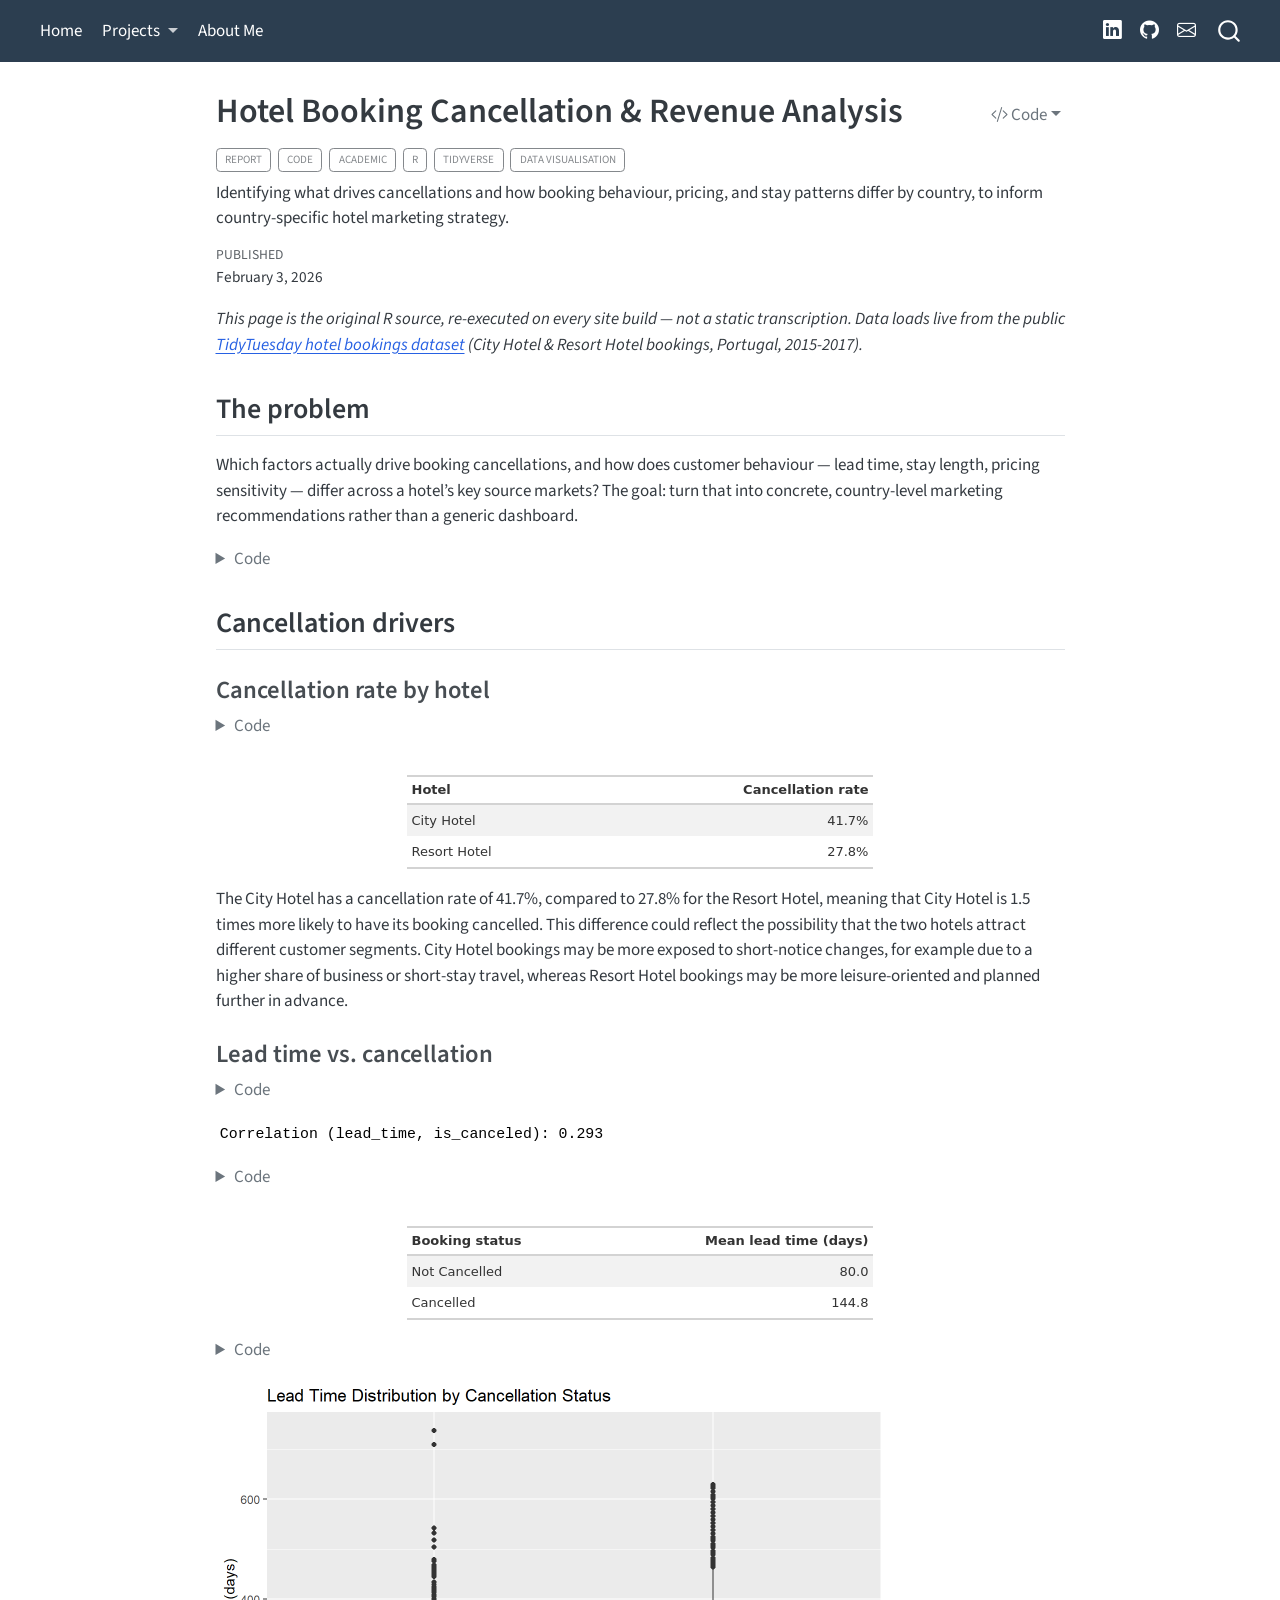
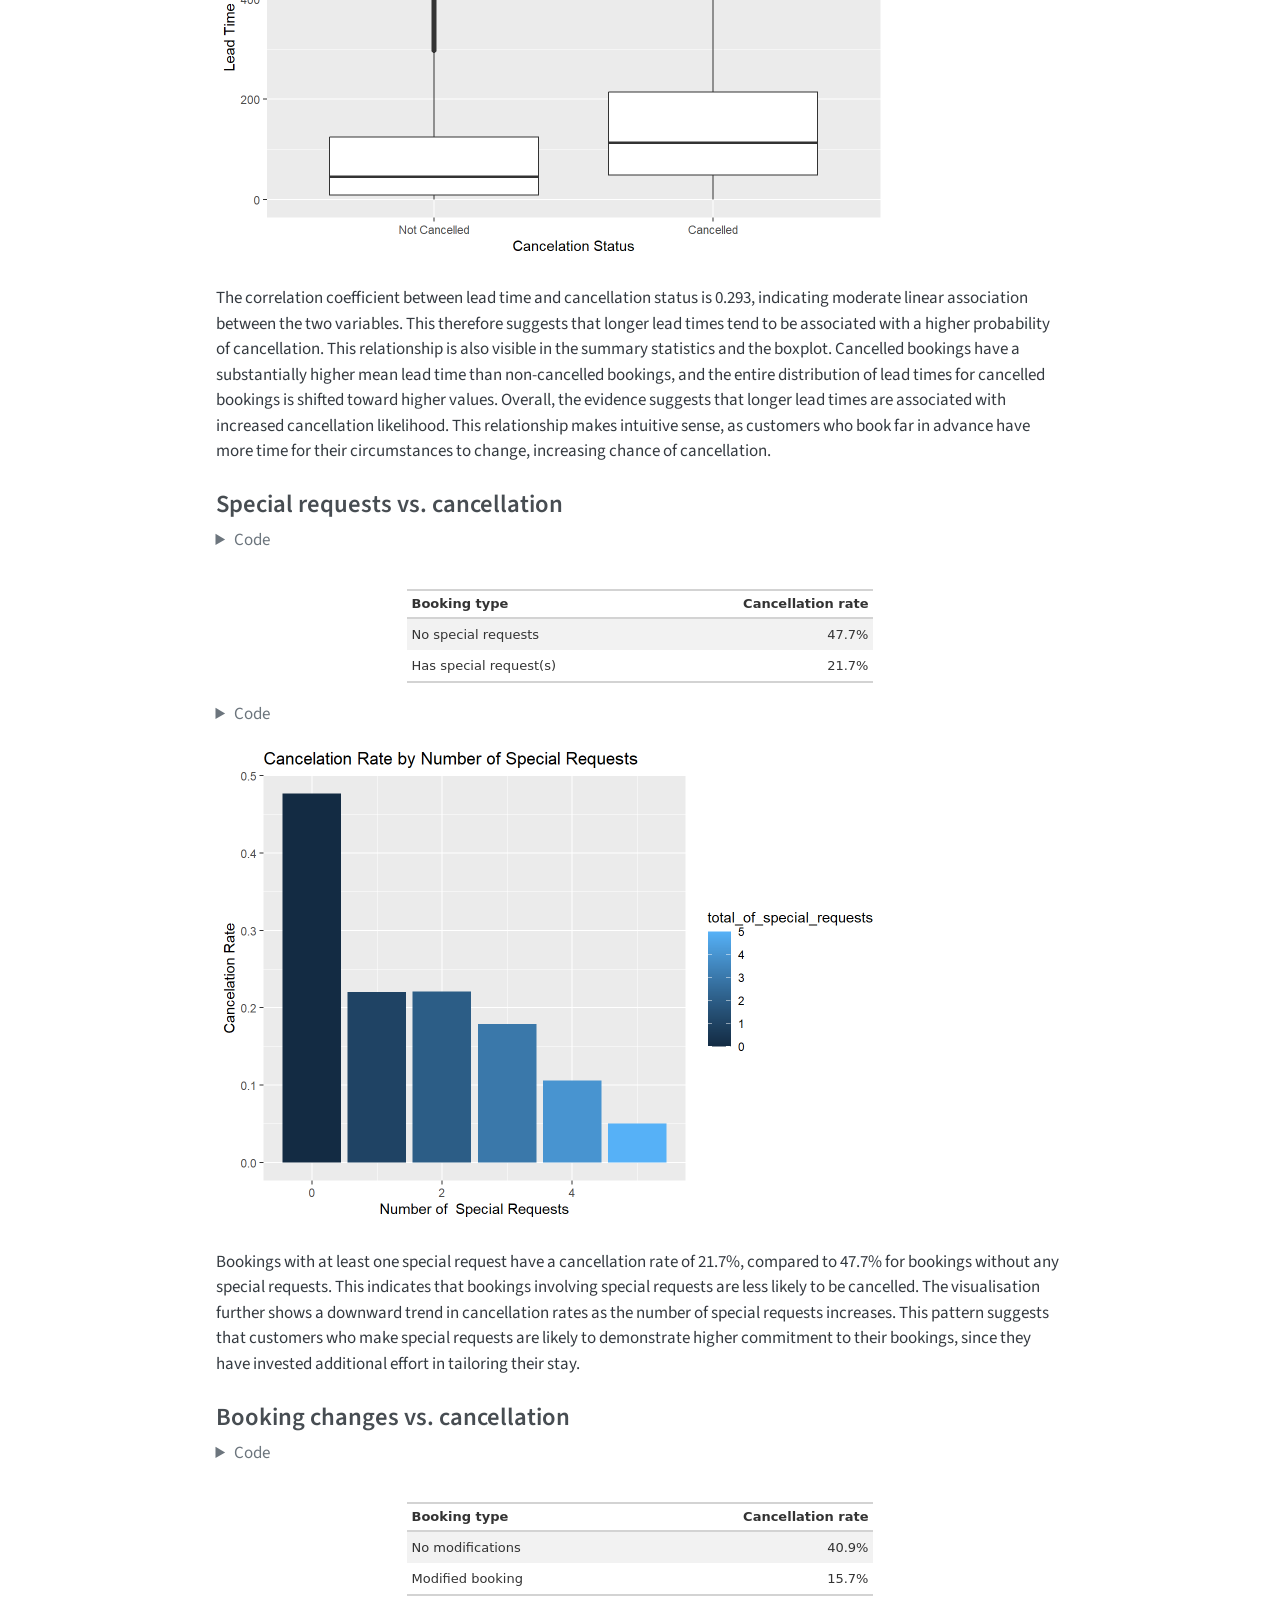
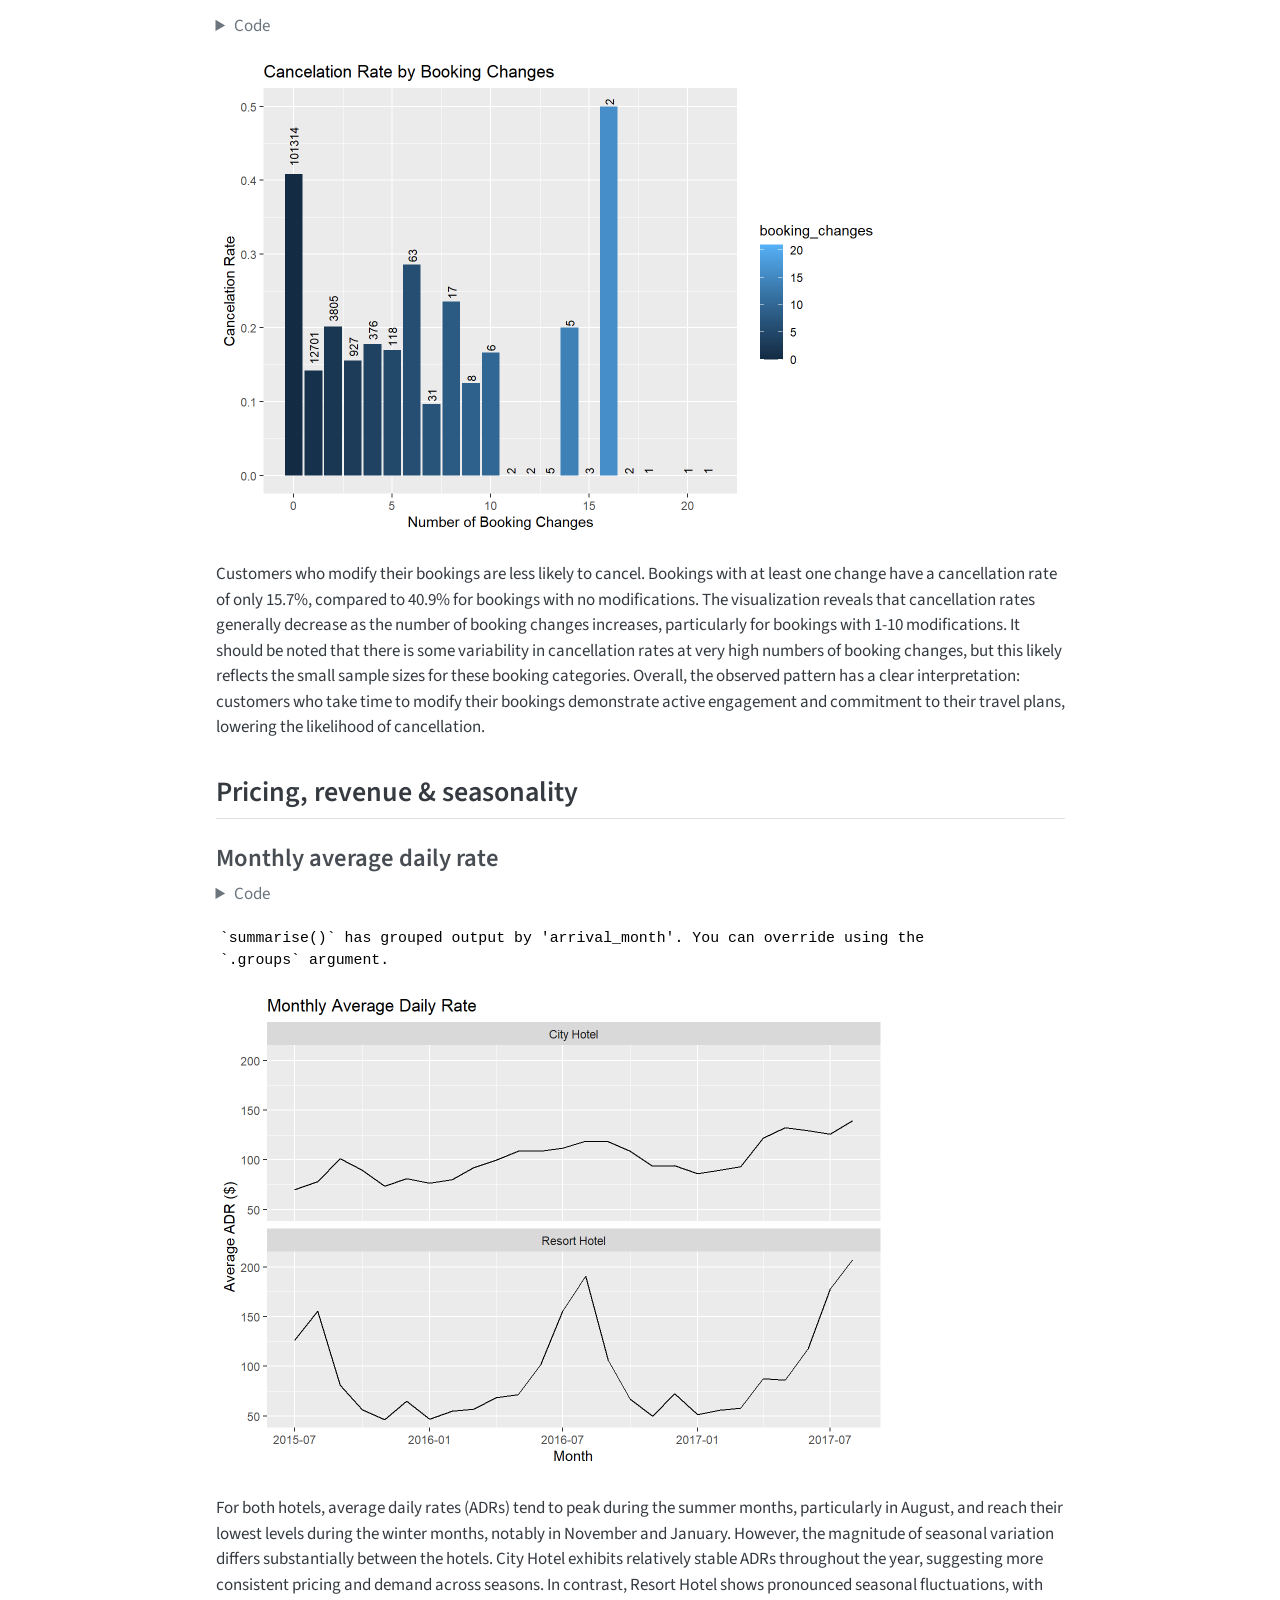
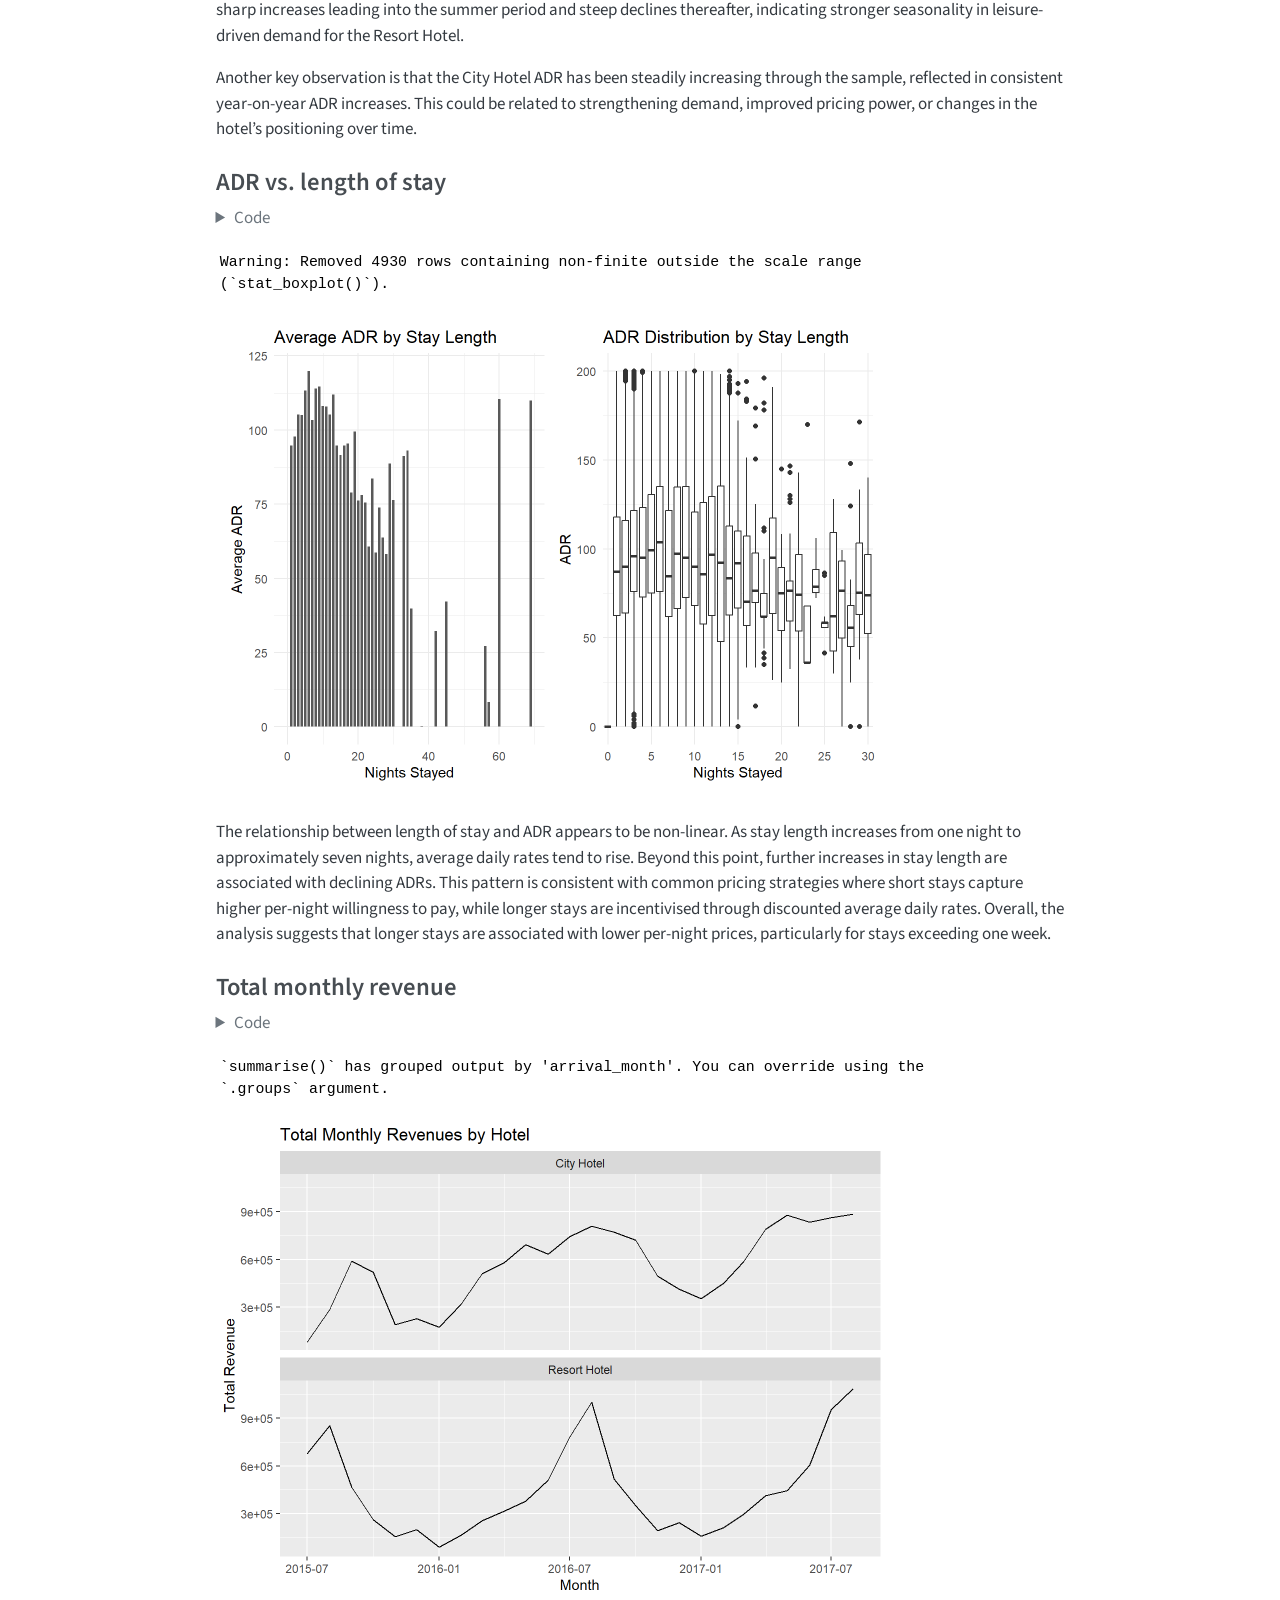
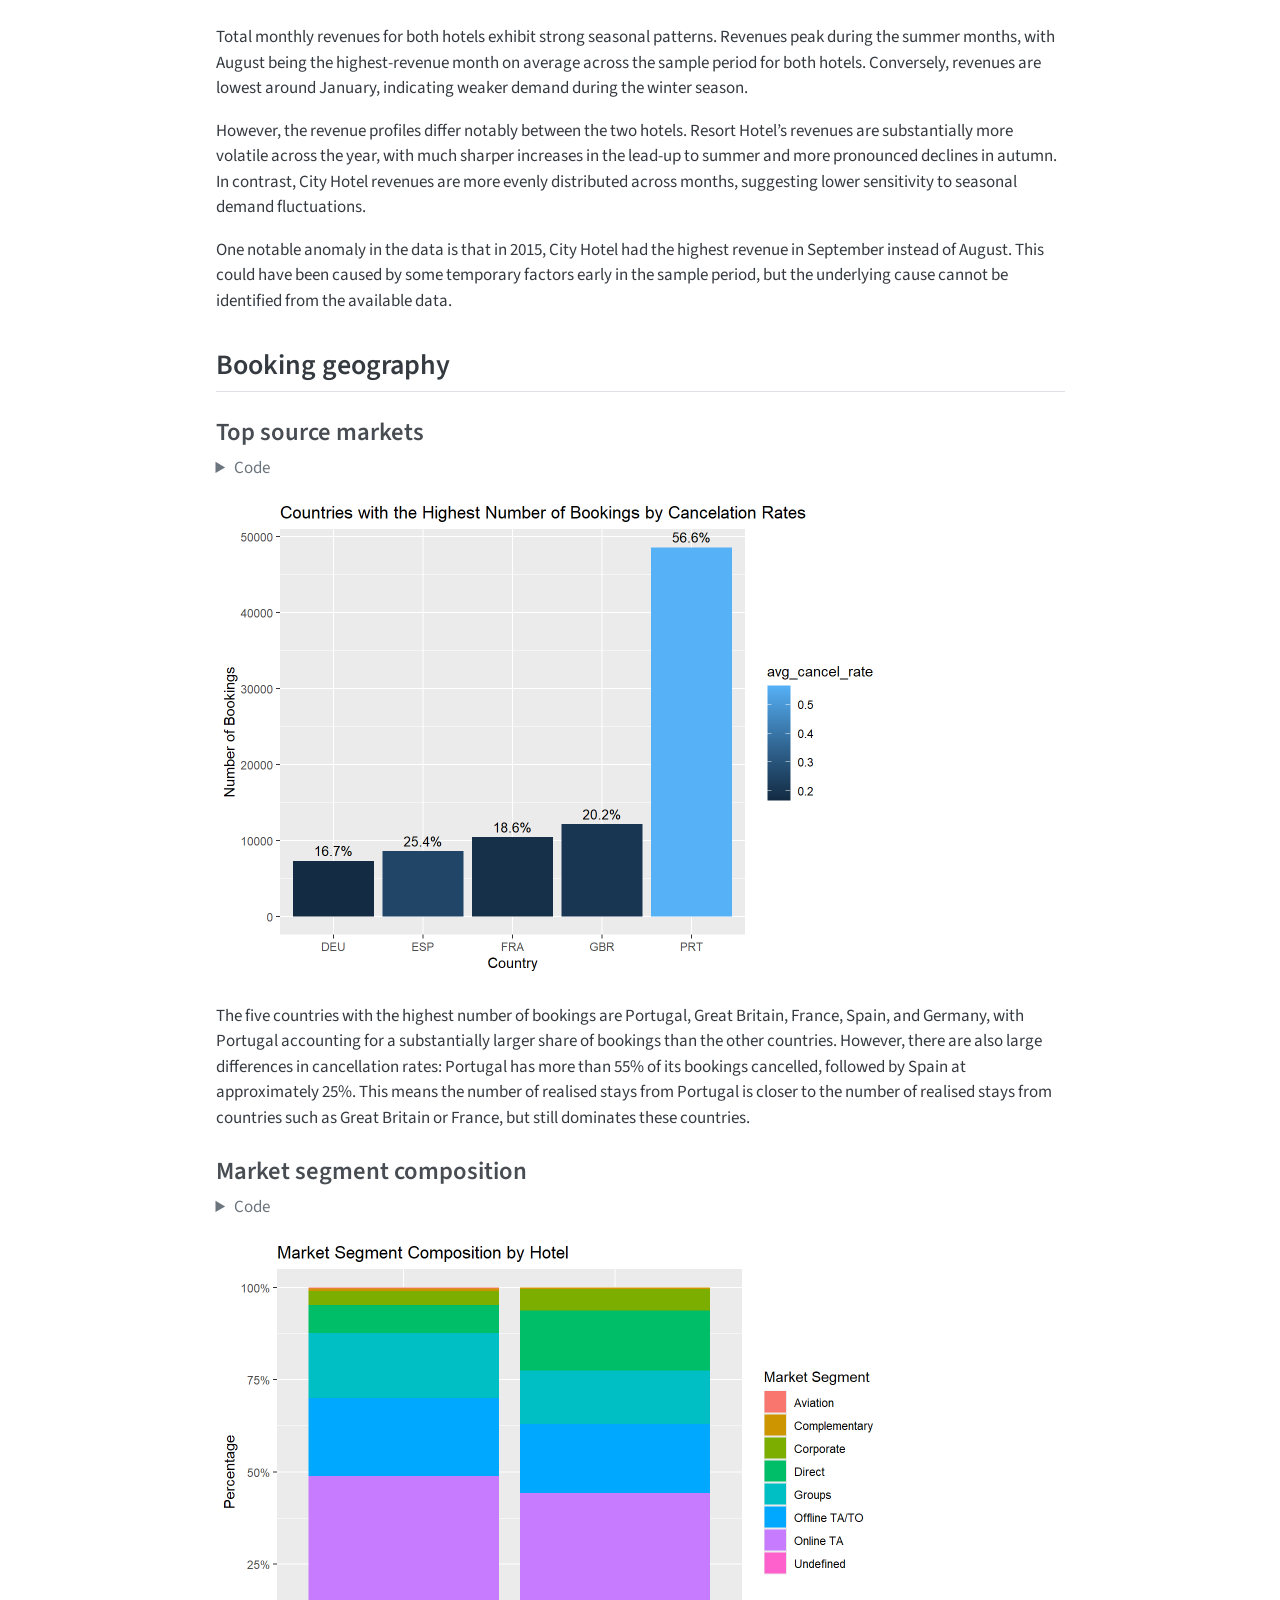
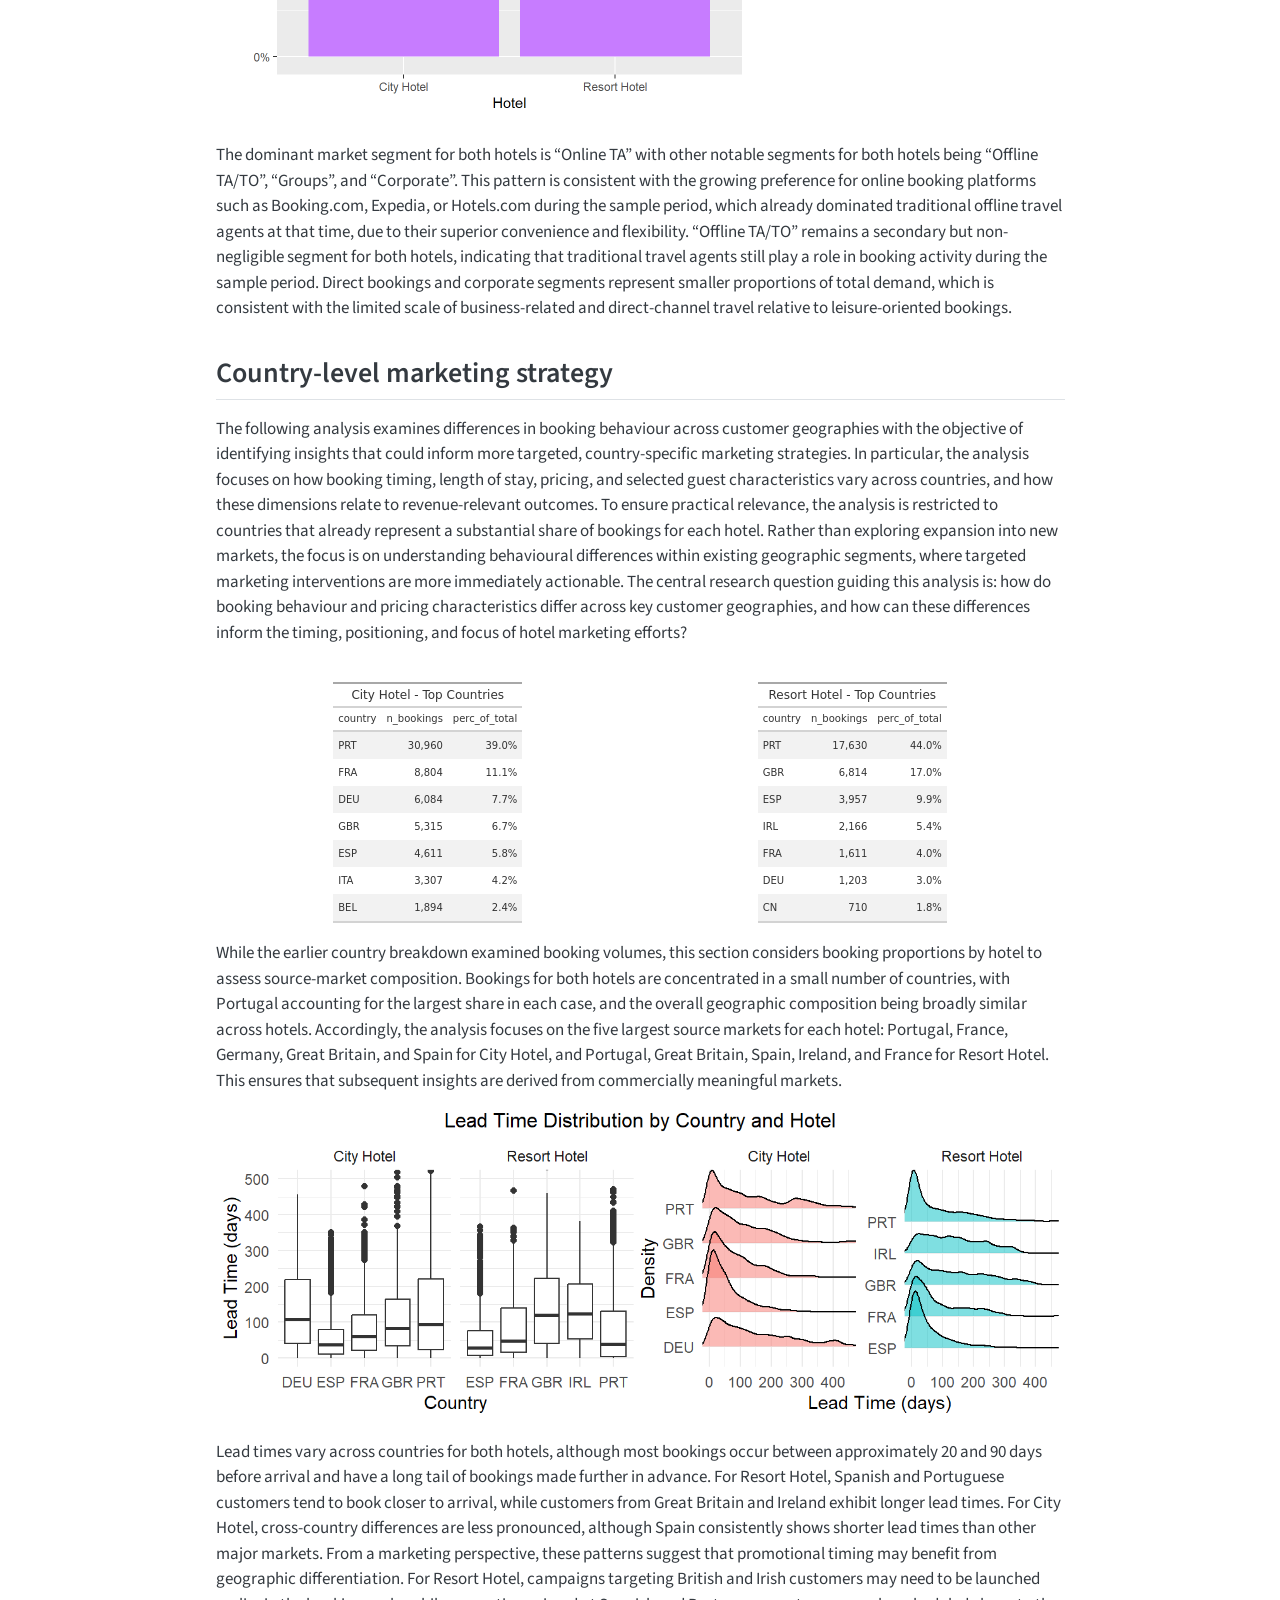
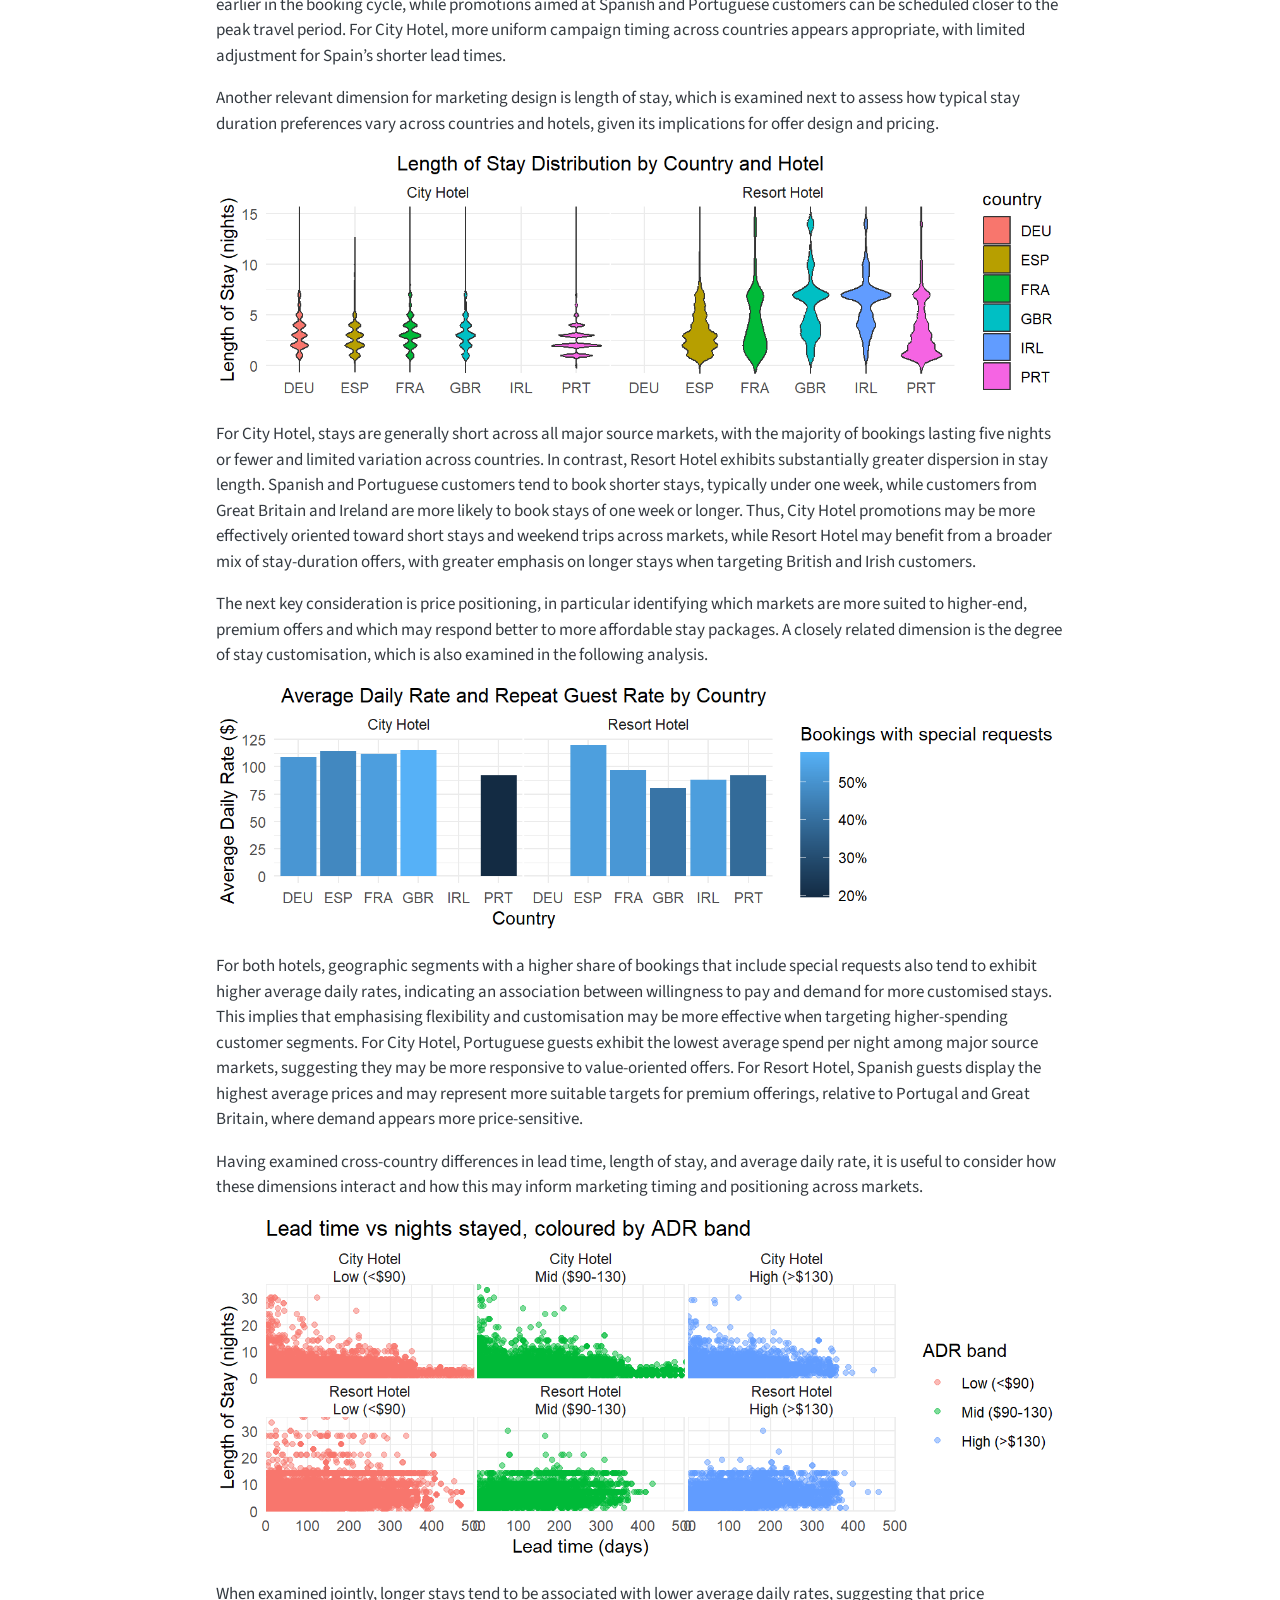
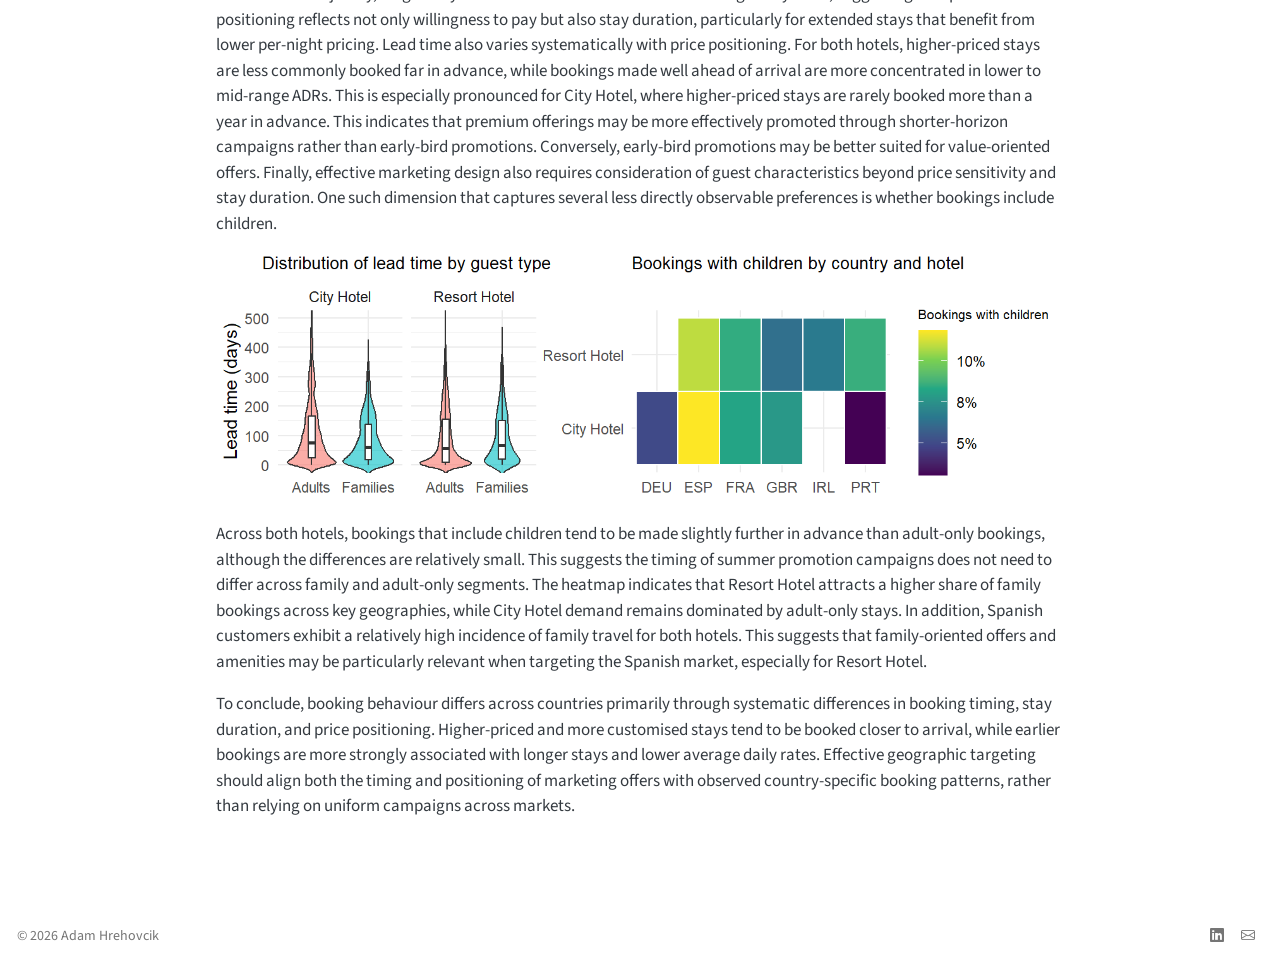
<file: docs/projects/hotel-booking-analysis.html>
<!DOCTYPE html>
<html xmlns="http://www.w3.org/1999/xhtml" lang="en" xml:lang="en"><head>

<meta charset="utf-8">
<meta name="generator" content="quarto-1.10.18">

<meta name="viewport" content="width=device-width, initial-scale=1.0, user-scalable=yes">

<meta name="dcterms.date" content="2026-02-03">
<meta name="description" content="Identifying what drives cancellations and how booking behaviour, pricing, and stay patterns differ by country, to inform country-specific hotel marketing strategy.">

<title>Hotel Booking Cancellation &amp; Revenue Analysis – Adam Hrehovcik</title>
<style>
/* Default styles provided by pandoc.
** See https://pandoc.org/MANUAL.html#variables-for-html for config info.
*/
span.smallcaps{font-variant: small-caps;}
div.columns{display: flex; gap: 1.5em;}
div.column{flex: auto;}
@media screen {
div.columns{gap: min(4vw, 1.5em);}
div.column{overflow-x: auto;}
}
div.hanging-indent{margin-left: 1.5em; text-indent: -1.5em;}
ul.task-list{list-style: none;}
ul.task-list li input[type="checkbox"] {
  width: 0.8em;
  margin: 0 0.8em 0.2em -1em; /* quarto-specific, see https://github.com/quarto-dev/quarto-cli/issues/4556 */ 
  vertical-align: middle;
}
/* CSS for syntax highlighting */
html { -webkit-text-size-adjust: 100%; }
pre > code.sourceCode { white-space: pre; position: relative; }
pre > code.sourceCode > span { display: inline-block; line-height: 1.25; }
pre > code.sourceCode > span:empty { height: 1.2em; }
.sourceCode { overflow: visible; }
code.sourceCode > span { color: inherit; text-decoration: inherit; }
div.sourceCode { margin: 1em 0; }
pre.sourceCode { margin: 0; }
@media screen {
div.sourceCode { overflow: auto; }
}
@media print {
pre > code.sourceCode { white-space: pre-wrap; }
pre > code.sourceCode > span { text-indent: -5em; padding-left: 5em; }
}
pre.numberSource code
  { counter-reset: source-line 0; }
pre.numberSource code > span
  { position: relative; left: -4em; counter-increment: source-line; }
pre.numberSource code > span > a:first-child::before
  { content: counter(source-line);
    position: relative; left: -1em; text-align: right; vertical-align: baseline;
    border: none; display: inline-block;
    -webkit-touch-callout: none; -webkit-user-select: none;
    -khtml-user-select: none; -moz-user-select: none;
    -ms-user-select: none; user-select: none;
    padding: 0 4px; width: 4em;
  }
pre.numberSource { margin-left: 3em;  padding-left: 4px; }
div.sourceCode
  {   }
@media screen {
pre > code.sourceCode > span > a:first-child::before { text-decoration: underline; }
}
</style>


<script src="../site_libs/quarto-nav/quarto-nav.js"></script>
<script src="../site_libs/quarto-nav/headroom.min.js"></script>
<script src="../site_libs/clipboard/clipboard.min.js"></script>
<script src="../site_libs/quarto-search/autocomplete.umd.js"></script>
<script src="../site_libs/quarto-search/fuse.min.js"></script>
<script src="../site_libs/quarto-search/quarto-search.js"></script>
<meta name="quarto:offset" content="../">
<script src="../site_libs/quarto-html/quarto.js" type="module"></script>
<script src="../site_libs/quarto-html/tabsets/tabsets.js" type="module"></script>
<script src="../site_libs/quarto-html/popper.min.js"></script>
<script src="../site_libs/quarto-html/tippy.umd.min.js"></script>
<script src="../site_libs/quarto-html/anchor.min.js"></script>
<link href="../site_libs/quarto-html/tippy.css" rel="stylesheet">
<link href="../site_libs/quarto-html/quarto-syntax-highlighting-64a204ab8560d761af7679ceaba22944.css" rel="stylesheet" id="quarto-text-highlighting-styles">
<script src="../site_libs/bootstrap/bootstrap.min.js"></script>
<link href="../site_libs/bootstrap/bootstrap-icons.css" rel="stylesheet">
<link href="../site_libs/bootstrap/bootstrap-0a29e989004181ecb0bb1f75400d7e47.min.css" rel="stylesheet" append-hash="true" id="quarto-bootstrap" data-mode="light">
<script id="quarto-search-options" type="application/json">{
  "location": "navbar",
  "copy-button": false,
  "collapse-after": 3,
  "panel-placement": "end",
  "type": "overlay",
  "limit": 50,
  "keyboard-shortcut": [
    "f",
    "/",
    "s"
  ],
  "show-item-context": false,
  "language": {
    "search-no-results-text": "No results",
    "search-matching-documents-text": "matching documents",
    "search-copy-link-title": "Copy link to search",
    "search-hide-matches-text": "Hide additional matches",
    "search-more-match-text": "more match in this document",
    "search-more-matches-text": "more matches in this document",
    "search-clear-button-title": "Clear",
    "search-text-placeholder": "",
    "search-detached-cancel-button-title": "Cancel",
    "search-submit-button-title": "Submit",
    "search-label": "Search"
  }
}</script>


<link rel="stylesheet" href="../styles.css">
</head>

<body class="nav-fixed fullcontent quarto-light">

<div id="quarto-search-results"></div>
  <header id="quarto-header" class="headroom fixed-top">
    <nav class="navbar navbar-expand-lg " data-bs-theme="dark">
      <div class="navbar-container container-fluid">
            <div id="quarto-search" class="" title="Search"></div>
          <button class="navbar-toggler" type="button" data-bs-toggle="collapse" data-bs-target="#navbarCollapse" aria-controls="navbarCollapse" role="menu" aria-expanded="false" aria-label="Toggle navigation" onclick="if (window.quartoToggleHeadroom) { window.quartoToggleHeadroom(); }">
  <span class="navbar-toggler-icon"></span>
</button>
          <div class="collapse navbar-collapse" id="navbarCollapse">
            <ul class="navbar-nav navbar-nav-scroll me-auto">
  <li class="nav-item">
    <a class="nav-link" href="../index.html"> 
<span class="menu-text">Home</span></a>
  </li>  
  <li class="nav-item dropdown ">
    <a class="nav-link dropdown-toggle" href="#" id="nav-menu-projects" role="link" data-bs-toggle="dropdown" aria-expanded="false">
 <span class="menu-text">Projects</span>
    </a>
    <ul class="dropdown-menu" aria-labelledby="nav-menu-projects">    
        <li>
    <a class="dropdown-item" href="../machine-learning.html">
 <span class="dropdown-text">Machine Learning &amp; Data Science</span></a>
  </li>  
        <li>
    <a class="dropdown-item" href="../business-analytics.html">
 <span class="dropdown-text">Data &amp; Business Analytics</span></a>
  </li>  
    </ul>
  </li>
  <li class="nav-item">
    <a class="nav-link" href="../about.html"> 
<span class="menu-text">About Me</span></a>
  </li>  
</ul>
            <ul class="navbar-nav navbar-nav-scroll ms-auto">
  <li class="nav-item compact">
    <a class="nav-link" href="https://www.linkedin.com/in/adam-hrehovcik/"> <i class="bi bi-linkedin" role="img" aria-label="LinkedIn">
</i> 
<span class="menu-text"></span></a>
  </li>  
  <li class="nav-item compact">
    <a class="nav-link" href="https://github.com/AdamHrehovcik"> <i class="bi bi-github" role="img" aria-label="GitHub">
</i> 
<span class="menu-text"></span></a>
  </li>  
  <li class="nav-item compact">
    <a class="nav-link" href="mailto:adam.hrehovcik@gmail.com"> <i class="bi bi-envelope" role="img" aria-label="Email">
</i> 
<span class="menu-text"></span></a>
  </li>  
</ul>
          </div> <!-- /navcollapse -->
            <div class="quarto-navbar-tools">
</div>
      </div> <!-- /container-fluid -->
    </nav>
</header>
<!-- content -->
<div id="quarto-content" class="quarto-container page-columns page-rows-contents page-layout-article page-navbar">
<!-- sidebar -->
<!-- margin-sidebar -->
    
<!-- main -->
<main class="content" id="quarto-document-content">

<header id="title-block-header" class="quarto-title-block default">
<div class="quarto-title">
<div class="quarto-title-block"><div><h1 class="title">Hotel Booking Cancellation &amp; Revenue Analysis</h1><button type="button" class="btn code-tools-button dropdown-toggle" id="quarto-code-tools-menu" data-bs-toggle="dropdown" aria-expanded="false"><i class="bi"></i> Code</button><ul class="dropdown-menu dropdown-menu-end" aria-labelelledby="quarto-code-tools-menu"><li><a id="quarto-show-all-code" class="dropdown-item" href="javascript:void(0)" role="button">Show All Code</a></li><li><a id="quarto-hide-all-code" class="dropdown-item" href="javascript:void(0)" role="button">Hide All Code</a></li><li><hr class="dropdown-divider"></li><li><a id="quarto-view-source" class="dropdown-item" href="javascript:void(0)" role="button">View Source</a></li></ul></div></div>
  <div class="quarto-categories">
    <div class="quarto-category">Report</div>
    <div class="quarto-category">Code</div>
    <div class="quarto-category">Academic</div>
    <div class="quarto-category">R</div>
    <div class="quarto-category">tidyverse</div>
    <div class="quarto-category">Data Visualisation</div>
  </div>
  </div>

<div>
  <div class="description">
    Identifying what drives cancellations and how booking behaviour, pricing, and stay patterns differ by country, to inform country-specific hotel marketing strategy.
  </div>
</div>


<div class="quarto-title-meta">

    
    <div>
    <div class="quarto-title-meta-heading">Published</div>
    <div class="quarto-title-meta-contents">
      <p class="date">February 3, 2026</p>
    </div>
  </div>
  
    
  </div>
  


</header>


<p><em>This page is the original R source, re-executed on every site build — not a static transcription. Data loads live from the public <a href="https://github.com/rfordatascience/tidytuesday/blob/main/data/2020/2020-02-11/readme.md">TidyTuesday hotel bookings dataset</a> (City Hotel &amp; Resort Hotel bookings, Portugal, 2015-2017).</em></p>
<section id="the-problem" class="level2">
<h2 class="anchored" data-anchor-id="the-problem">The problem</h2>
<p>Which factors actually drive booking cancellations, and how does customer behaviour — lead time, stay length, pricing sensitivity — differ across a hotel’s key source markets? The goal: turn that into concrete, country-level marketing recommendations rather than a generic dashboard.</p>
<div class="cell">
<details class="code-fold">
<summary>Code</summary>
<div class="code-copy-outer-scaffold"><div class="sourceCode cell-code" id="cb1"><pre class="sourceCode r code-with-copy"><code class="sourceCode r"><span id="cb1-1"><a href="#cb1-1" aria-hidden="true" tabindex="-1"></a><span class="fu">library</span>(tidyverse)</span>
<span id="cb1-2"><a href="#cb1-2" aria-hidden="true" tabindex="-1"></a><span class="fu">library</span>(gt)</span>
<span id="cb1-3"><a href="#cb1-3" aria-hidden="true" tabindex="-1"></a>data <span class="ot">&lt;-</span> <span class="fu">read_csv</span>(<span class="st">"https://raw.githubusercontent.com/rfordatascience/tidytuesday/master/data/2020/2020-02-11/hotels.csv"</span>)</span></code></pre></div><button title="Copy to Clipboard" class="code-copy-button"><i class="bi"></i></button></div>
</details>
</div>
</section>
<section id="cancellation-drivers" class="level2">
<h2 class="anchored" data-anchor-id="cancellation-drivers">Cancellation drivers</h2>
<section id="cancellation-rate-by-hotel" class="level3">
<h3 class="anchored" data-anchor-id="cancellation-rate-by-hotel">Cancellation rate by hotel</h3>
<div class="cell">
<details class="code-fold">
<summary>Code</summary>
<div class="code-copy-outer-scaffold"><div class="sourceCode cell-code" id="cb2"><pre class="sourceCode r code-with-copy"><code class="sourceCode r"><span id="cb2-1"><a href="#cb2-1" aria-hidden="true" tabindex="-1"></a>hotel_names <span class="ot">=</span> <span class="fu">distinct</span>(data, hotel)</span>
<span id="cb2-2"><a href="#cb2-2" aria-hidden="true" tabindex="-1"></a></span>
<span id="cb2-3"><a href="#cb2-3" aria-hidden="true" tabindex="-1"></a>city_hotel <span class="ot">=</span> <span class="fu">filter</span>(data, hotel <span class="sc">==</span> <span class="st">"City Hotel"</span>)</span>
<span id="cb2-4"><a href="#cb2-4" aria-hidden="true" tabindex="-1"></a>resort_hotel <span class="ot">=</span> <span class="fu">filter</span>(data, hotel <span class="sc">==</span> <span class="st">"Resort Hotel"</span>)</span>
<span id="cb2-5"><a href="#cb2-5" aria-hidden="true" tabindex="-1"></a>cancel_rate_city <span class="ot">=</span> <span class="fu">mean</span>(city_hotel<span class="sc">$</span>is_canceled, <span class="at">na.rm =</span> T)</span>
<span id="cb2-6"><a href="#cb2-6" aria-hidden="true" tabindex="-1"></a>cancel_rate_res <span class="ot">=</span> <span class="fu">mean</span>(resort_hotel<span class="sc">$</span>is_canceled, <span class="at">na.rm =</span> T)</span>
<span id="cb2-7"><a href="#cb2-7" aria-hidden="true" tabindex="-1"></a></span>
<span id="cb2-8"><a href="#cb2-8" aria-hidden="true" tabindex="-1"></a><span class="fu">tibble</span>(<span class="at">Hotel =</span> <span class="fu">c</span>(<span class="st">"City Hotel"</span>, <span class="st">"Resort Hotel"</span>),</span>
<span id="cb2-9"><a href="#cb2-9" aria-hidden="true" tabindex="-1"></a>       <span class="st">`</span><span class="at">Cancellation rate</span><span class="st">`</span> <span class="ot">=</span> <span class="fu">c</span>(cancel_rate_city, cancel_rate_res)) <span class="sc">%&gt;%</span></span>
<span id="cb2-10"><a href="#cb2-10" aria-hidden="true" tabindex="-1"></a>  <span class="fu">gt</span>() <span class="sc">%&gt;%</span></span>
<span id="cb2-11"><a href="#cb2-11" aria-hidden="true" tabindex="-1"></a>  <span class="fu">fmt_percent</span>(<span class="st">`</span><span class="at">Cancellation rate</span><span class="st">`</span>, <span class="at">decimals =</span> <span class="dv">1</span>) <span class="sc">%&gt;%</span></span>
<span id="cb2-12"><a href="#cb2-12" aria-hidden="true" tabindex="-1"></a>  <span class="fu">tab_options</span>(<span class="at">table.font.size =</span> <span class="fu">px</span>(<span class="dv">13</span>), <span class="at">column_labels.font.weight =</span> <span class="st">"bold"</span>,</span>
<span id="cb2-13"><a href="#cb2-13" aria-hidden="true" tabindex="-1"></a>              <span class="at">table_body.hlines.width =</span> <span class="fu">px</span>(<span class="dv">0</span>), <span class="at">table.width =</span> <span class="fu">pct</span>(<span class="dv">55</span>))</span></code></pre></div><button title="Copy to Clipboard" class="code-copy-button"><i class="bi"></i></button></div>
</details>
<div class="cell-output-display">
<div id="njreovoqmn" style="padding-left:0px;padding-right:0px;padding-top:10px;padding-bottom:10px;overflow-x:auto;overflow-y:auto;width:auto;height:auto;">
<style>#njreovoqmn table {
  font-family: system-ui, 'Segoe UI', Roboto, Helvetica, Arial, sans-serif, 'Apple Color Emoji', 'Segoe UI Emoji', 'Segoe UI Symbol', 'Noto Color Emoji';
  -webkit-font-smoothing: antialiased;
  -moz-osx-font-smoothing: grayscale;
}

#njreovoqmn thead, #njreovoqmn tbody, #njreovoqmn tfoot, #njreovoqmn tr, #njreovoqmn td, #njreovoqmn th {
  border-style: none;
}

#njreovoqmn p {
  margin: 0;
  padding: 0;
}

#njreovoqmn .gt_table {
  display: table;
  border-collapse: collapse;
  line-height: normal;
  margin-left: auto;
  margin-right: auto;
  color: #333333;
  font-size: 13px;
  font-weight: normal;
  font-style: normal;
  background-color: #FFFFFF;
  width: 55%;
  border-top-style: solid;
  border-top-width: 2px;
  border-top-color: #A8A8A8;
  border-right-style: none;
  border-right-width: 2px;
  border-right-color: #D3D3D3;
  border-bottom-style: solid;
  border-bottom-width: 2px;
  border-bottom-color: #A8A8A8;
  border-left-style: none;
  border-left-width: 2px;
  border-left-color: #D3D3D3;
}

#njreovoqmn .gt_caption {
  padding-top: 4px;
  padding-bottom: 4px;
}

#njreovoqmn .gt_title {
  color: #333333;
  font-size: 125%;
  font-weight: initial;
  padding-top: 4px;
  padding-bottom: 4px;
  padding-left: 5px;
  padding-right: 5px;
  border-bottom-color: #FFFFFF;
  border-bottom-width: 0;
}

#njreovoqmn .gt_subtitle {
  color: #333333;
  font-size: 85%;
  font-weight: initial;
  padding-top: 3px;
  padding-bottom: 5px;
  padding-left: 5px;
  padding-right: 5px;
  border-top-color: #FFFFFF;
  border-top-width: 0;
}

#njreovoqmn .gt_heading {
  background-color: #FFFFFF;
  text-align: center;
  border-bottom-color: #FFFFFF;
  border-left-style: none;
  border-left-width: 1px;
  border-left-color: #D3D3D3;
  border-right-style: none;
  border-right-width: 1px;
  border-right-color: #D3D3D3;
}

#njreovoqmn .gt_bottom_border {
  border-bottom-style: solid;
  border-bottom-width: 2px;
  border-bottom-color: #D3D3D3;
}

#njreovoqmn .gt_col_headings {
  border-top-style: solid;
  border-top-width: 2px;
  border-top-color: #D3D3D3;
  border-bottom-style: solid;
  border-bottom-width: 2px;
  border-bottom-color: #D3D3D3;
  border-left-style: none;
  border-left-width: 1px;
  border-left-color: #D3D3D3;
  border-right-style: none;
  border-right-width: 1px;
  border-right-color: #D3D3D3;
}

#njreovoqmn .gt_col_heading {
  color: #333333;
  background-color: #FFFFFF;
  font-size: 100%;
  font-weight: bold;
  text-transform: inherit;
  border-left-style: none;
  border-left-width: 1px;
  border-left-color: #D3D3D3;
  border-right-style: none;
  border-right-width: 1px;
  border-right-color: #D3D3D3;
  vertical-align: bottom;
  padding-top: 5px;
  padding-bottom: 6px;
  padding-left: 5px;
  padding-right: 5px;
  overflow-x: hidden;
}

#njreovoqmn .gt_column_spanner_outer {
  color: #333333;
  background-color: #FFFFFF;
  font-size: 100%;
  font-weight: bold;
  text-transform: inherit;
  padding-top: 0;
  padding-bottom: 0;
  padding-left: 4px;
  padding-right: 4px;
}

#njreovoqmn .gt_column_spanner_outer:first-child {
  padding-left: 0;
}

#njreovoqmn .gt_column_spanner_outer:last-child {
  padding-right: 0;
}

#njreovoqmn .gt_column_spanner {
  border-bottom-style: solid;
  border-bottom-width: 2px;
  border-bottom-color: #D3D3D3;
  vertical-align: bottom;
  padding-top: 5px;
  padding-bottom: 5px;
  overflow-x: hidden;
  display: inline-block;
  width: 100%;
}

#njreovoqmn .gt_spanner_row {
  border-bottom-style: hidden;
}

#njreovoqmn .gt_group_heading {
  padding-top: 8px;
  padding-bottom: 8px;
  padding-left: 5px;
  padding-right: 5px;
  color: #333333;
  background-color: #FFFFFF;
  font-size: 100%;
  font-weight: initial;
  text-transform: inherit;
  border-top-style: solid;
  border-top-width: 2px;
  border-top-color: #D3D3D3;
  border-bottom-style: solid;
  border-bottom-width: 2px;
  border-bottom-color: #D3D3D3;
  border-left-style: none;
  border-left-width: 1px;
  border-left-color: #D3D3D3;
  border-right-style: none;
  border-right-width: 1px;
  border-right-color: #D3D3D3;
  vertical-align: middle;
  text-align: left;
}

#njreovoqmn .gt_empty_group_heading {
  padding: 0.5px;
  color: #333333;
  background-color: #FFFFFF;
  font-size: 100%;
  font-weight: initial;
  border-top-style: solid;
  border-top-width: 2px;
  border-top-color: #D3D3D3;
  border-bottom-style: solid;
  border-bottom-width: 2px;
  border-bottom-color: #D3D3D3;
  vertical-align: middle;
}

#njreovoqmn .gt_from_md > :first-child {
  margin-top: 0;
}

#njreovoqmn .gt_from_md > :last-child {
  margin-bottom: 0;
}

#njreovoqmn .gt_row {
  padding-top: 8px;
  padding-bottom: 8px;
  padding-left: 5px;
  padding-right: 5px;
  margin: 10px;
  border-top-style: solid;
  border-top-width: 0px;
  border-top-color: #D3D3D3;
  border-left-style: none;
  border-left-width: 1px;
  border-left-color: #D3D3D3;
  border-right-style: none;
  border-right-width: 1px;
  border-right-color: #D3D3D3;
  vertical-align: middle;
  overflow-x: hidden;
}

#njreovoqmn .gt_stub {
  color: #333333;
  background-color: #FFFFFF;
  font-size: 100%;
  font-weight: initial;
  text-transform: inherit;
  border-right-style: solid;
  border-right-width: 2px;
  border-right-color: #D3D3D3;
  padding-left: 5px;
  padding-right: 5px;
}

#njreovoqmn .gt_stub_row_group {
  color: #333333;
  background-color: #FFFFFF;
  font-size: 100%;
  font-weight: initial;
  text-transform: inherit;
  border-right-style: solid;
  border-right-width: 2px;
  border-right-color: #D3D3D3;
  padding-left: 5px;
  padding-right: 5px;
  vertical-align: top;
}

#njreovoqmn .gt_row_group_first td {
  border-top-width: 2px;
}

#njreovoqmn .gt_row_group_first th {
  border-top-width: 2px;
}

#njreovoqmn .gt_summary_row {
  color: #333333;
  background-color: #FFFFFF;
  text-transform: inherit;
  padding-top: 8px;
  padding-bottom: 8px;
  padding-left: 5px;
  padding-right: 5px;
}

#njreovoqmn .gt_first_summary_row {
  border-top-style: solid;
  border-top-color: #D3D3D3;
}

#njreovoqmn .gt_first_summary_row.thick {
  border-top-width: 2px;
}

#njreovoqmn .gt_last_summary_row {
  padding-top: 8px;
  padding-bottom: 8px;
  padding-left: 5px;
  padding-right: 5px;
  border-bottom-style: solid;
  border-bottom-width: 2px;
  border-bottom-color: #D3D3D3;
}

#njreovoqmn .gt_grand_summary_row {
  color: #333333;
  background-color: #FFFFFF;
  text-transform: inherit;
  padding-top: 8px;
  padding-bottom: 8px;
  padding-left: 5px;
  padding-right: 5px;
}

#njreovoqmn .gt_first_grand_summary_row {
  padding-top: 8px;
  padding-bottom: 8px;
  padding-left: 5px;
  padding-right: 5px;
  border-top-style: double;
  border-top-width: 6px;
  border-top-color: #D3D3D3;
}

#njreovoqmn .gt_last_grand_summary_row_top {
  padding-top: 8px;
  padding-bottom: 8px;
  padding-left: 5px;
  padding-right: 5px;
  border-bottom-style: double;
  border-bottom-width: 6px;
  border-bottom-color: #D3D3D3;
}

#njreovoqmn .gt_striped {
  background-color: rgba(128, 128, 128, 0.05);
}

#njreovoqmn .gt_table_body {
  border-top-style: solid;
  border-top-width: 2px;
  border-top-color: #D3D3D3;
  border-bottom-style: solid;
  border-bottom-width: 2px;
  border-bottom-color: #D3D3D3;
}

#njreovoqmn .gt_footnotes {
  color: #333333;
  background-color: #FFFFFF;
  border-bottom-style: none;
  border-bottom-width: 2px;
  border-bottom-color: #D3D3D3;
  border-left-style: none;
  border-left-width: 2px;
  border-left-color: #D3D3D3;
  border-right-style: none;
  border-right-width: 2px;
  border-right-color: #D3D3D3;
}

#njreovoqmn .gt_footnote {
  margin: 0px;
  font-size: 90%;
  padding-top: 4px;
  padding-bottom: 4px;
  padding-left: 5px;
  padding-right: 5px;
}

#njreovoqmn .gt_sourcenotes {
  color: #333333;
  background-color: #FFFFFF;
  border-bottom-style: none;
  border-bottom-width: 2px;
  border-bottom-color: #D3D3D3;
  border-left-style: none;
  border-left-width: 2px;
  border-left-color: #D3D3D3;
  border-right-style: none;
  border-right-width: 2px;
  border-right-color: #D3D3D3;
}

#njreovoqmn .gt_sourcenote {
  font-size: 90%;
  padding-top: 4px;
  padding-bottom: 4px;
  padding-left: 5px;
  padding-right: 5px;
}

#njreovoqmn .gt_left {
  text-align: left;
}

#njreovoqmn .gt_center {
  text-align: center;
}

#njreovoqmn .gt_right {
  text-align: right;
  font-variant-numeric: tabular-nums;
}

#njreovoqmn .gt_font_normal {
  font-weight: normal;
}

#njreovoqmn .gt_font_bold {
  font-weight: bold;
}

#njreovoqmn .gt_font_italic {
  font-style: italic;
}

#njreovoqmn .gt_super {
  font-size: 65%;
}

#njreovoqmn .gt_footnote_marks {
  font-size: 75%;
  vertical-align: 0.4em;
  position: initial;
}

#njreovoqmn .gt_asterisk {
  font-size: 100%;
  vertical-align: 0;
}

#njreovoqmn .gt_indent_1 {
  text-indent: 5px;
}

#njreovoqmn .gt_indent_2 {
  text-indent: 10px;
}

#njreovoqmn .gt_indent_3 {
  text-indent: 15px;
}

#njreovoqmn .gt_indent_4 {
  text-indent: 20px;
}

#njreovoqmn .gt_indent_5 {
  text-indent: 25px;
}

#njreovoqmn .katex-display {
  display: inline-flex !important;
  margin-bottom: 0.75em !important;
}

#njreovoqmn div.Reactable > div.rt-table > div.rt-thead > div.rt-tr.rt-tr-group-header > div.rt-th-group:after {
  height: 0px !important;
}
</style>

<table class="gt_table caption-top table table-sm table-striped small" data-quarto-bootstrap="false">
<thead>
<tr class="gt_col_headings header">
<th id="Hotel" class="gt_col_heading gt_columns_bottom_border gt_left" data-quarto-table-cell-role="th" scope="col">Hotel</th>
<th id="Cancellation-rate" class="gt_col_heading gt_columns_bottom_border gt_right" data-quarto-table-cell-role="th" scope="col">Cancellation rate</th>
</tr>
</thead>
<tbody class="gt_table_body">
<tr class="odd">
<td class="gt_row gt_left" headers="Hotel">City Hotel</td>
<td class="gt_row gt_right" headers="Cancellation rate">41.7%</td>
</tr>
<tr class="even">
<td class="gt_row gt_left" headers="Hotel">Resort Hotel</td>
<td class="gt_row gt_right" headers="Cancellation rate">27.8%</td>
</tr>
</tbody>
</table>

</div>
</div>
</div>
<p>The City Hotel has a cancellation rate of 41.7%, compared to 27.8% for the Resort Hotel, meaning that City Hotel is 1.5 times more likely to have its booking cancelled. This difference could reflect the possibility that the two hotels attract different customer segments. City Hotel bookings may be more exposed to short-notice changes, for example due to a higher share of business or short-stay travel, whereas Resort Hotel bookings may be more leisure-oriented and planned further in advance.</p>
</section>
<section id="lead-time-vs.-cancellation" class="level3">
<h3 class="anchored" data-anchor-id="lead-time-vs.-cancellation">Lead time vs.&nbsp;cancellation</h3>
<div class="cell">
<details class="code-fold">
<summary>Code</summary>
<div class="code-copy-outer-scaffold"><div class="sourceCode cell-code" id="cb3"><pre class="sourceCode r code-with-copy"><code class="sourceCode r"><span id="cb3-1"><a href="#cb3-1" aria-hidden="true" tabindex="-1"></a><span class="fu">cat</span>(<span class="st">"Correlation (lead_time, is_canceled):"</span>, <span class="fu">round</span>(<span class="fu">cor</span>(data<span class="sc">$</span>lead_time, data<span class="sc">$</span>is_canceled), <span class="dv">3</span>))</span></code></pre></div><button title="Copy to Clipboard" class="code-copy-button"><i class="bi"></i></button></div>
</details>
<div class="cell-output cell-output-stdout">
<pre><code>Correlation (lead_time, is_canceled): 0.293</code></pre>
</div>
<details class="code-fold">
<summary>Code</summary>
<div class="code-copy-outer-scaffold"><div class="sourceCode cell-code" id="cb5"><pre class="sourceCode r code-with-copy"><code class="sourceCode r"><span id="cb5-1"><a href="#cb5-1" aria-hidden="true" tabindex="-1"></a>data <span class="sc">%&gt;%</span> <span class="fu">group_by</span>(is_canceled) <span class="sc">%&gt;%</span></span>
<span id="cb5-2"><a href="#cb5-2" aria-hidden="true" tabindex="-1"></a>  <span class="fu">summarise</span>(<span class="st">`</span><span class="at">Mean lead time (days)</span><span class="st">`</span> <span class="ot">=</span> <span class="fu">mean</span>(lead_time)) <span class="sc">%&gt;%</span></span>
<span id="cb5-3"><a href="#cb5-3" aria-hidden="true" tabindex="-1"></a>  <span class="fu">mutate</span>(<span class="at">is_canceled =</span> <span class="fu">if_else</span>(is_canceled <span class="sc">==</span> <span class="dv">1</span>, <span class="st">"Cancelled"</span>, <span class="st">"Not Cancelled"</span>)) <span class="sc">%&gt;%</span></span>
<span id="cb5-4"><a href="#cb5-4" aria-hidden="true" tabindex="-1"></a>  <span class="fu">rename</span>(<span class="st">`</span><span class="at">Booking status</span><span class="st">`</span> <span class="ot">=</span> is_canceled) <span class="sc">%&gt;%</span></span>
<span id="cb5-5"><a href="#cb5-5" aria-hidden="true" tabindex="-1"></a>  <span class="fu">gt</span>() <span class="sc">%&gt;%</span></span>
<span id="cb5-6"><a href="#cb5-6" aria-hidden="true" tabindex="-1"></a>  <span class="fu">fmt_number</span>(<span class="st">`</span><span class="at">Mean lead time (days)</span><span class="st">`</span>, <span class="at">decimals =</span> <span class="dv">1</span>) <span class="sc">%&gt;%</span></span>
<span id="cb5-7"><a href="#cb5-7" aria-hidden="true" tabindex="-1"></a>  <span class="fu">tab_options</span>(<span class="at">table.font.size =</span> <span class="fu">px</span>(<span class="dv">13</span>), <span class="at">column_labels.font.weight =</span> <span class="st">"bold"</span>,</span>
<span id="cb5-8"><a href="#cb5-8" aria-hidden="true" tabindex="-1"></a>              <span class="at">table_body.hlines.width =</span> <span class="fu">px</span>(<span class="dv">0</span>), <span class="at">table.width =</span> <span class="fu">pct</span>(<span class="dv">55</span>))</span></code></pre></div><button title="Copy to Clipboard" class="code-copy-button"><i class="bi"></i></button></div>
</details>
<div class="cell-output-display">
<div id="shrdwzvgaj" style="padding-left:0px;padding-right:0px;padding-top:10px;padding-bottom:10px;overflow-x:auto;overflow-y:auto;width:auto;height:auto;">
<style>#shrdwzvgaj table {
  font-family: system-ui, 'Segoe UI', Roboto, Helvetica, Arial, sans-serif, 'Apple Color Emoji', 'Segoe UI Emoji', 'Segoe UI Symbol', 'Noto Color Emoji';
  -webkit-font-smoothing: antialiased;
  -moz-osx-font-smoothing: grayscale;
}

#shrdwzvgaj thead, #shrdwzvgaj tbody, #shrdwzvgaj tfoot, #shrdwzvgaj tr, #shrdwzvgaj td, #shrdwzvgaj th {
  border-style: none;
}

#shrdwzvgaj p {
  margin: 0;
  padding: 0;
}

#shrdwzvgaj .gt_table {
  display: table;
  border-collapse: collapse;
  line-height: normal;
  margin-left: auto;
  margin-right: auto;
  color: #333333;
  font-size: 13px;
  font-weight: normal;
  font-style: normal;
  background-color: #FFFFFF;
  width: 55%;
  border-top-style: solid;
  border-top-width: 2px;
  border-top-color: #A8A8A8;
  border-right-style: none;
  border-right-width: 2px;
  border-right-color: #D3D3D3;
  border-bottom-style: solid;
  border-bottom-width: 2px;
  border-bottom-color: #A8A8A8;
  border-left-style: none;
  border-left-width: 2px;
  border-left-color: #D3D3D3;
}

#shrdwzvgaj .gt_caption {
  padding-top: 4px;
  padding-bottom: 4px;
}

#shrdwzvgaj .gt_title {
  color: #333333;
  font-size: 125%;
  font-weight: initial;
  padding-top: 4px;
  padding-bottom: 4px;
  padding-left: 5px;
  padding-right: 5px;
  border-bottom-color: #FFFFFF;
  border-bottom-width: 0;
}

#shrdwzvgaj .gt_subtitle {
  color: #333333;
  font-size: 85%;
  font-weight: initial;
  padding-top: 3px;
  padding-bottom: 5px;
  padding-left: 5px;
  padding-right: 5px;
  border-top-color: #FFFFFF;
  border-top-width: 0;
}

#shrdwzvgaj .gt_heading {
  background-color: #FFFFFF;
  text-align: center;
  border-bottom-color: #FFFFFF;
  border-left-style: none;
  border-left-width: 1px;
  border-left-color: #D3D3D3;
  border-right-style: none;
  border-right-width: 1px;
  border-right-color: #D3D3D3;
}

#shrdwzvgaj .gt_bottom_border {
  border-bottom-style: solid;
  border-bottom-width: 2px;
  border-bottom-color: #D3D3D3;
}

#shrdwzvgaj .gt_col_headings {
  border-top-style: solid;
  border-top-width: 2px;
  border-top-color: #D3D3D3;
  border-bottom-style: solid;
  border-bottom-width: 2px;
  border-bottom-color: #D3D3D3;
  border-left-style: none;
  border-left-width: 1px;
  border-left-color: #D3D3D3;
  border-right-style: none;
  border-right-width: 1px;
  border-right-color: #D3D3D3;
}

#shrdwzvgaj .gt_col_heading {
  color: #333333;
  background-color: #FFFFFF;
  font-size: 100%;
  font-weight: bold;
  text-transform: inherit;
  border-left-style: none;
  border-left-width: 1px;
  border-left-color: #D3D3D3;
  border-right-style: none;
  border-right-width: 1px;
  border-right-color: #D3D3D3;
  vertical-align: bottom;
  padding-top: 5px;
  padding-bottom: 6px;
  padding-left: 5px;
  padding-right: 5px;
  overflow-x: hidden;
}

#shrdwzvgaj .gt_column_spanner_outer {
  color: #333333;
  background-color: #FFFFFF;
  font-size: 100%;
  font-weight: bold;
  text-transform: inherit;
  padding-top: 0;
  padding-bottom: 0;
  padding-left: 4px;
  padding-right: 4px;
}

#shrdwzvgaj .gt_column_spanner_outer:first-child {
  padding-left: 0;
}

#shrdwzvgaj .gt_column_spanner_outer:last-child {
  padding-right: 0;
}

#shrdwzvgaj .gt_column_spanner {
  border-bottom-style: solid;
  border-bottom-width: 2px;
  border-bottom-color: #D3D3D3;
  vertical-align: bottom;
  padding-top: 5px;
  padding-bottom: 5px;
  overflow-x: hidden;
  display: inline-block;
  width: 100%;
}

#shrdwzvgaj .gt_spanner_row {
  border-bottom-style: hidden;
}

#shrdwzvgaj .gt_group_heading {
  padding-top: 8px;
  padding-bottom: 8px;
  padding-left: 5px;
  padding-right: 5px;
  color: #333333;
  background-color: #FFFFFF;
  font-size: 100%;
  font-weight: initial;
  text-transform: inherit;
  border-top-style: solid;
  border-top-width: 2px;
  border-top-color: #D3D3D3;
  border-bottom-style: solid;
  border-bottom-width: 2px;
  border-bottom-color: #D3D3D3;
  border-left-style: none;
  border-left-width: 1px;
  border-left-color: #D3D3D3;
  border-right-style: none;
  border-right-width: 1px;
  border-right-color: #D3D3D3;
  vertical-align: middle;
  text-align: left;
}

#shrdwzvgaj .gt_empty_group_heading {
  padding: 0.5px;
  color: #333333;
  background-color: #FFFFFF;
  font-size: 100%;
  font-weight: initial;
  border-top-style: solid;
  border-top-width: 2px;
  border-top-color: #D3D3D3;
  border-bottom-style: solid;
  border-bottom-width: 2px;
  border-bottom-color: #D3D3D3;
  vertical-align: middle;
}

#shrdwzvgaj .gt_from_md > :first-child {
  margin-top: 0;
}

#shrdwzvgaj .gt_from_md > :last-child {
  margin-bottom: 0;
}

#shrdwzvgaj .gt_row {
  padding-top: 8px;
  padding-bottom: 8px;
  padding-left: 5px;
  padding-right: 5px;
  margin: 10px;
  border-top-style: solid;
  border-top-width: 0px;
  border-top-color: #D3D3D3;
  border-left-style: none;
  border-left-width: 1px;
  border-left-color: #D3D3D3;
  border-right-style: none;
  border-right-width: 1px;
  border-right-color: #D3D3D3;
  vertical-align: middle;
  overflow-x: hidden;
}

#shrdwzvgaj .gt_stub {
  color: #333333;
  background-color: #FFFFFF;
  font-size: 100%;
  font-weight: initial;
  text-transform: inherit;
  border-right-style: solid;
  border-right-width: 2px;
  border-right-color: #D3D3D3;
  padding-left: 5px;
  padding-right: 5px;
}

#shrdwzvgaj .gt_stub_row_group {
  color: #333333;
  background-color: #FFFFFF;
  font-size: 100%;
  font-weight: initial;
  text-transform: inherit;
  border-right-style: solid;
  border-right-width: 2px;
  border-right-color: #D3D3D3;
  padding-left: 5px;
  padding-right: 5px;
  vertical-align: top;
}

#shrdwzvgaj .gt_row_group_first td {
  border-top-width: 2px;
}

#shrdwzvgaj .gt_row_group_first th {
  border-top-width: 2px;
}

#shrdwzvgaj .gt_summary_row {
  color: #333333;
  background-color: #FFFFFF;
  text-transform: inherit;
  padding-top: 8px;
  padding-bottom: 8px;
  padding-left: 5px;
  padding-right: 5px;
}

#shrdwzvgaj .gt_first_summary_row {
  border-top-style: solid;
  border-top-color: #D3D3D3;
}

#shrdwzvgaj .gt_first_summary_row.thick {
  border-top-width: 2px;
}

#shrdwzvgaj .gt_last_summary_row {
  padding-top: 8px;
  padding-bottom: 8px;
  padding-left: 5px;
  padding-right: 5px;
  border-bottom-style: solid;
  border-bottom-width: 2px;
  border-bottom-color: #D3D3D3;
}

#shrdwzvgaj .gt_grand_summary_row {
  color: #333333;
  background-color: #FFFFFF;
  text-transform: inherit;
  padding-top: 8px;
  padding-bottom: 8px;
  padding-left: 5px;
  padding-right: 5px;
}

#shrdwzvgaj .gt_first_grand_summary_row {
  padding-top: 8px;
  padding-bottom: 8px;
  padding-left: 5px;
  padding-right: 5px;
  border-top-style: double;
  border-top-width: 6px;
  border-top-color: #D3D3D3;
}

#shrdwzvgaj .gt_last_grand_summary_row_top {
  padding-top: 8px;
  padding-bottom: 8px;
  padding-left: 5px;
  padding-right: 5px;
  border-bottom-style: double;
  border-bottom-width: 6px;
  border-bottom-color: #D3D3D3;
}

#shrdwzvgaj .gt_striped {
  background-color: rgba(128, 128, 128, 0.05);
}

#shrdwzvgaj .gt_table_body {
  border-top-style: solid;
  border-top-width: 2px;
  border-top-color: #D3D3D3;
  border-bottom-style: solid;
  border-bottom-width: 2px;
  border-bottom-color: #D3D3D3;
}

#shrdwzvgaj .gt_footnotes {
  color: #333333;
  background-color: #FFFFFF;
  border-bottom-style: none;
  border-bottom-width: 2px;
  border-bottom-color: #D3D3D3;
  border-left-style: none;
  border-left-width: 2px;
  border-left-color: #D3D3D3;
  border-right-style: none;
  border-right-width: 2px;
  border-right-color: #D3D3D3;
}

#shrdwzvgaj .gt_footnote {
  margin: 0px;
  font-size: 90%;
  padding-top: 4px;
  padding-bottom: 4px;
  padding-left: 5px;
  padding-right: 5px;
}

#shrdwzvgaj .gt_sourcenotes {
  color: #333333;
  background-color: #FFFFFF;
  border-bottom-style: none;
  border-bottom-width: 2px;
  border-bottom-color: #D3D3D3;
  border-left-style: none;
  border-left-width: 2px;
  border-left-color: #D3D3D3;
  border-right-style: none;
  border-right-width: 2px;
  border-right-color: #D3D3D3;
}

#shrdwzvgaj .gt_sourcenote {
  font-size: 90%;
  padding-top: 4px;
  padding-bottom: 4px;
  padding-left: 5px;
  padding-right: 5px;
}

#shrdwzvgaj .gt_left {
  text-align: left;
}

#shrdwzvgaj .gt_center {
  text-align: center;
}

#shrdwzvgaj .gt_right {
  text-align: right;
  font-variant-numeric: tabular-nums;
}

#shrdwzvgaj .gt_font_normal {
  font-weight: normal;
}

#shrdwzvgaj .gt_font_bold {
  font-weight: bold;
}

#shrdwzvgaj .gt_font_italic {
  font-style: italic;
}

#shrdwzvgaj .gt_super {
  font-size: 65%;
}

#shrdwzvgaj .gt_footnote_marks {
  font-size: 75%;
  vertical-align: 0.4em;
  position: initial;
}

#shrdwzvgaj .gt_asterisk {
  font-size: 100%;
  vertical-align: 0;
}

#shrdwzvgaj .gt_indent_1 {
  text-indent: 5px;
}

#shrdwzvgaj .gt_indent_2 {
  text-indent: 10px;
}

#shrdwzvgaj .gt_indent_3 {
  text-indent: 15px;
}

#shrdwzvgaj .gt_indent_4 {
  text-indent: 20px;
}

#shrdwzvgaj .gt_indent_5 {
  text-indent: 25px;
}

#shrdwzvgaj .katex-display {
  display: inline-flex !important;
  margin-bottom: 0.75em !important;
}

#shrdwzvgaj div.Reactable > div.rt-table > div.rt-thead > div.rt-tr.rt-tr-group-header > div.rt-th-group:after {
  height: 0px !important;
}
</style>

<table class="gt_table caption-top table table-sm table-striped small" data-quarto-bootstrap="false">
<thead>
<tr class="gt_col_headings header">
<th id="Booking-status" class="gt_col_heading gt_columns_bottom_border gt_left" data-quarto-table-cell-role="th" scope="col">Booking status</th>
<th id="Mean-lead-time-(days)" class="gt_col_heading gt_columns_bottom_border gt_right" data-quarto-table-cell-role="th" scope="col">Mean lead time (days)</th>
</tr>
</thead>
<tbody class="gt_table_body">
<tr class="odd">
<td class="gt_row gt_left" headers="Booking status">Not Cancelled</td>
<td class="gt_row gt_right" headers="Mean lead time (days)">80.0</td>
</tr>
<tr class="even">
<td class="gt_row gt_left" headers="Booking status">Cancelled</td>
<td class="gt_row gt_right" headers="Mean lead time (days)">144.8</td>
</tr>
</tbody>
</table>

</div>
</div>
</div>
<div class="cell">
<details class="code-fold">
<summary>Code</summary>
<div class="code-copy-outer-scaffold"><div class="sourceCode cell-code" id="cb6"><pre class="sourceCode r code-with-copy"><code class="sourceCode r"><span id="cb6-1"><a href="#cb6-1" aria-hidden="true" tabindex="-1"></a><span class="fu">ggplot</span>(data, <span class="fu">aes</span>(<span class="at">x =</span> <span class="fu">factor</span>(is_canceled, <span class="at">labels =</span> <span class="fu">c</span>(<span class="st">"Not Cancelled"</span>, <span class="st">"Cancelled"</span>)), <span class="at">y =</span> lead_time)) <span class="sc">+</span></span>
<span id="cb6-2"><a href="#cb6-2" aria-hidden="true" tabindex="-1"></a>  <span class="fu">geom_boxplot</span>() <span class="sc">+</span></span>
<span id="cb6-3"><a href="#cb6-3" aria-hidden="true" tabindex="-1"></a>  <span class="fu">labs</span>(<span class="at">title =</span> <span class="st">"Lead Time Distribution by Cancellation Status"</span>,</span>
<span id="cb6-4"><a href="#cb6-4" aria-hidden="true" tabindex="-1"></a>       <span class="at">x =</span> <span class="st">"Cancelation Status"</span>,</span>
<span id="cb6-5"><a href="#cb6-5" aria-hidden="true" tabindex="-1"></a>       <span class="at">y =</span> <span class="st">"Lead Time (days)"</span>)</span></code></pre></div><button title="Copy to Clipboard" class="code-copy-button"><i class="bi"></i></button></div>
</details>
<div class="cell-output-display">
<div>
<figure class="figure">
<p><img src="hotel-booking-analysis_files/figure-html/unnamed-chunk-4-1.png" class="img-fluid figure-img" width="672"></p>
</figure>
</div>
</div>
</div>
<p>The correlation coefficient between lead time and cancellation status is 0.293, indicating moderate linear association between the two variables. This therefore suggests that longer lead times tend to be associated with a higher probability of cancellation. This relationship is also visible in the summary statistics and the boxplot. Cancelled bookings have a substantially higher mean lead time than non-cancelled bookings, and the entire distribution of lead times for cancelled bookings is shifted toward higher values. Overall, the evidence suggests that longer lead times are associated with increased cancellation likelihood. This relationship makes intuitive sense, as customers who book far in advance have more time for their circumstances to change, increasing chance of cancellation.</p>
</section>
<section id="special-requests-vs.-cancellation" class="level3">
<h3 class="anchored" data-anchor-id="special-requests-vs.-cancellation">Special requests vs.&nbsp;cancellation</h3>
<div class="cell">
<details class="code-fold">
<summary>Code</summary>
<div class="code-copy-outer-scaffold"><div class="sourceCode cell-code" id="cb7"><pre class="sourceCode r code-with-copy"><code class="sourceCode r"><span id="cb7-1"><a href="#cb7-1" aria-hidden="true" tabindex="-1"></a>data <span class="ot">=</span> data <span class="sc">%&gt;%</span> <span class="fu">mutate</span>(<span class="at">has_special_req =</span> <span class="fu">case_when</span>(total_of_special_requests <span class="sc">&gt;</span> <span class="dv">0</span> <span class="sc">~</span> <span class="dv">1</span>, <span class="cn">TRUE</span> <span class="sc">~</span> <span class="dv">0</span>))</span>
<span id="cb7-2"><a href="#cb7-2" aria-hidden="true" tabindex="-1"></a></span>
<span id="cb7-3"><a href="#cb7-3" aria-hidden="true" tabindex="-1"></a>data <span class="sc">%&gt;%</span> <span class="fu">group_by</span>(has_special_req) <span class="sc">%&gt;%</span></span>
<span id="cb7-4"><a href="#cb7-4" aria-hidden="true" tabindex="-1"></a>  <span class="fu">summarise</span>(<span class="st">`</span><span class="at">Cancellation rate</span><span class="st">`</span> <span class="ot">=</span> <span class="fu">mean</span>(is_canceled, <span class="at">na.rm =</span> T)) <span class="sc">%&gt;%</span></span>
<span id="cb7-5"><a href="#cb7-5" aria-hidden="true" tabindex="-1"></a>  <span class="fu">mutate</span>(<span class="at">has_special_req =</span> <span class="fu">if_else</span>(has_special_req <span class="sc">==</span> <span class="dv">1</span>, <span class="st">"Has special request(s)"</span>, <span class="st">"No special requests"</span>)) <span class="sc">%&gt;%</span></span>
<span id="cb7-6"><a href="#cb7-6" aria-hidden="true" tabindex="-1"></a>  <span class="fu">rename</span>(<span class="st">`</span><span class="at">Booking type</span><span class="st">`</span> <span class="ot">=</span> has_special_req) <span class="sc">%&gt;%</span></span>
<span id="cb7-7"><a href="#cb7-7" aria-hidden="true" tabindex="-1"></a>  <span class="fu">gt</span>() <span class="sc">%&gt;%</span></span>
<span id="cb7-8"><a href="#cb7-8" aria-hidden="true" tabindex="-1"></a>  <span class="fu">fmt_percent</span>(<span class="st">`</span><span class="at">Cancellation rate</span><span class="st">`</span>, <span class="at">decimals =</span> <span class="dv">1</span>) <span class="sc">%&gt;%</span></span>
<span id="cb7-9"><a href="#cb7-9" aria-hidden="true" tabindex="-1"></a>  <span class="fu">tab_options</span>(<span class="at">table.font.size =</span> <span class="fu">px</span>(<span class="dv">13</span>), <span class="at">column_labels.font.weight =</span> <span class="st">"bold"</span>,</span>
<span id="cb7-10"><a href="#cb7-10" aria-hidden="true" tabindex="-1"></a>              <span class="at">table_body.hlines.width =</span> <span class="fu">px</span>(<span class="dv">0</span>), <span class="at">table.width =</span> <span class="fu">pct</span>(<span class="dv">55</span>))</span></code></pre></div><button title="Copy to Clipboard" class="code-copy-button"><i class="bi"></i></button></div>
</details>
<div class="cell-output-display">
<div id="aobmepdmfi" style="padding-left:0px;padding-right:0px;padding-top:10px;padding-bottom:10px;overflow-x:auto;overflow-y:auto;width:auto;height:auto;">
<style>#aobmepdmfi table {
  font-family: system-ui, 'Segoe UI', Roboto, Helvetica, Arial, sans-serif, 'Apple Color Emoji', 'Segoe UI Emoji', 'Segoe UI Symbol', 'Noto Color Emoji';
  -webkit-font-smoothing: antialiased;
  -moz-osx-font-smoothing: grayscale;
}

#aobmepdmfi thead, #aobmepdmfi tbody, #aobmepdmfi tfoot, #aobmepdmfi tr, #aobmepdmfi td, #aobmepdmfi th {
  border-style: none;
}

#aobmepdmfi p {
  margin: 0;
  padding: 0;
}

#aobmepdmfi .gt_table {
  display: table;
  border-collapse: collapse;
  line-height: normal;
  margin-left: auto;
  margin-right: auto;
  color: #333333;
  font-size: 13px;
  font-weight: normal;
  font-style: normal;
  background-color: #FFFFFF;
  width: 55%;
  border-top-style: solid;
  border-top-width: 2px;
  border-top-color: #A8A8A8;
  border-right-style: none;
  border-right-width: 2px;
  border-right-color: #D3D3D3;
  border-bottom-style: solid;
  border-bottom-width: 2px;
  border-bottom-color: #A8A8A8;
  border-left-style: none;
  border-left-width: 2px;
  border-left-color: #D3D3D3;
}

#aobmepdmfi .gt_caption {
  padding-top: 4px;
  padding-bottom: 4px;
}

#aobmepdmfi .gt_title {
  color: #333333;
  font-size: 125%;
  font-weight: initial;
  padding-top: 4px;
  padding-bottom: 4px;
  padding-left: 5px;
  padding-right: 5px;
  border-bottom-color: #FFFFFF;
  border-bottom-width: 0;
}

#aobmepdmfi .gt_subtitle {
  color: #333333;
  font-size: 85%;
  font-weight: initial;
  padding-top: 3px;
  padding-bottom: 5px;
  padding-left: 5px;
  padding-right: 5px;
  border-top-color: #FFFFFF;
  border-top-width: 0;
}

#aobmepdmfi .gt_heading {
  background-color: #FFFFFF;
  text-align: center;
  border-bottom-color: #FFFFFF;
  border-left-style: none;
  border-left-width: 1px;
  border-left-color: #D3D3D3;
  border-right-style: none;
  border-right-width: 1px;
  border-right-color: #D3D3D3;
}

#aobmepdmfi .gt_bottom_border {
  border-bottom-style: solid;
  border-bottom-width: 2px;
  border-bottom-color: #D3D3D3;
}

#aobmepdmfi .gt_col_headings {
  border-top-style: solid;
  border-top-width: 2px;
  border-top-color: #D3D3D3;
  border-bottom-style: solid;
  border-bottom-width: 2px;
  border-bottom-color: #D3D3D3;
  border-left-style: none;
  border-left-width: 1px;
  border-left-color: #D3D3D3;
  border-right-style: none;
  border-right-width: 1px;
  border-right-color: #D3D3D3;
}

#aobmepdmfi .gt_col_heading {
  color: #333333;
  background-color: #FFFFFF;
  font-size: 100%;
  font-weight: bold;
  text-transform: inherit;
  border-left-style: none;
  border-left-width: 1px;
  border-left-color: #D3D3D3;
  border-right-style: none;
  border-right-width: 1px;
  border-right-color: #D3D3D3;
  vertical-align: bottom;
  padding-top: 5px;
  padding-bottom: 6px;
  padding-left: 5px;
  padding-right: 5px;
  overflow-x: hidden;
}

#aobmepdmfi .gt_column_spanner_outer {
  color: #333333;
  background-color: #FFFFFF;
  font-size: 100%;
  font-weight: bold;
  text-transform: inherit;
  padding-top: 0;
  padding-bottom: 0;
  padding-left: 4px;
  padding-right: 4px;
}

#aobmepdmfi .gt_column_spanner_outer:first-child {
  padding-left: 0;
}

#aobmepdmfi .gt_column_spanner_outer:last-child {
  padding-right: 0;
}

#aobmepdmfi .gt_column_spanner {
  border-bottom-style: solid;
  border-bottom-width: 2px;
  border-bottom-color: #D3D3D3;
  vertical-align: bottom;
  padding-top: 5px;
  padding-bottom: 5px;
  overflow-x: hidden;
  display: inline-block;
  width: 100%;
}

#aobmepdmfi .gt_spanner_row {
  border-bottom-style: hidden;
}

#aobmepdmfi .gt_group_heading {
  padding-top: 8px;
  padding-bottom: 8px;
  padding-left: 5px;
  padding-right: 5px;
  color: #333333;
  background-color: #FFFFFF;
  font-size: 100%;
  font-weight: initial;
  text-transform: inherit;
  border-top-style: solid;
  border-top-width: 2px;
  border-top-color: #D3D3D3;
  border-bottom-style: solid;
  border-bottom-width: 2px;
  border-bottom-color: #D3D3D3;
  border-left-style: none;
  border-left-width: 1px;
  border-left-color: #D3D3D3;
  border-right-style: none;
  border-right-width: 1px;
  border-right-color: #D3D3D3;
  vertical-align: middle;
  text-align: left;
}

#aobmepdmfi .gt_empty_group_heading {
  padding: 0.5px;
  color: #333333;
  background-color: #FFFFFF;
  font-size: 100%;
  font-weight: initial;
  border-top-style: solid;
  border-top-width: 2px;
  border-top-color: #D3D3D3;
  border-bottom-style: solid;
  border-bottom-width: 2px;
  border-bottom-color: #D3D3D3;
  vertical-align: middle;
}

#aobmepdmfi .gt_from_md > :first-child {
  margin-top: 0;
}

#aobmepdmfi .gt_from_md > :last-child {
  margin-bottom: 0;
}

#aobmepdmfi .gt_row {
  padding-top: 8px;
  padding-bottom: 8px;
  padding-left: 5px;
  padding-right: 5px;
  margin: 10px;
  border-top-style: solid;
  border-top-width: 0px;
  border-top-color: #D3D3D3;
  border-left-style: none;
  border-left-width: 1px;
  border-left-color: #D3D3D3;
  border-right-style: none;
  border-right-width: 1px;
  border-right-color: #D3D3D3;
  vertical-align: middle;
  overflow-x: hidden;
}

#aobmepdmfi .gt_stub {
  color: #333333;
  background-color: #FFFFFF;
  font-size: 100%;
  font-weight: initial;
  text-transform: inherit;
  border-right-style: solid;
  border-right-width: 2px;
  border-right-color: #D3D3D3;
  padding-left: 5px;
  padding-right: 5px;
}

#aobmepdmfi .gt_stub_row_group {
  color: #333333;
  background-color: #FFFFFF;
  font-size: 100%;
  font-weight: initial;
  text-transform: inherit;
  border-right-style: solid;
  border-right-width: 2px;
  border-right-color: #D3D3D3;
  padding-left: 5px;
  padding-right: 5px;
  vertical-align: top;
}

#aobmepdmfi .gt_row_group_first td {
  border-top-width: 2px;
}

#aobmepdmfi .gt_row_group_first th {
  border-top-width: 2px;
}

#aobmepdmfi .gt_summary_row {
  color: #333333;
  background-color: #FFFFFF;
  text-transform: inherit;
  padding-top: 8px;
  padding-bottom: 8px;
  padding-left: 5px;
  padding-right: 5px;
}

#aobmepdmfi .gt_first_summary_row {
  border-top-style: solid;
  border-top-color: #D3D3D3;
}

#aobmepdmfi .gt_first_summary_row.thick {
  border-top-width: 2px;
}

#aobmepdmfi .gt_last_summary_row {
  padding-top: 8px;
  padding-bottom: 8px;
  padding-left: 5px;
  padding-right: 5px;
  border-bottom-style: solid;
  border-bottom-width: 2px;
  border-bottom-color: #D3D3D3;
}

#aobmepdmfi .gt_grand_summary_row {
  color: #333333;
  background-color: #FFFFFF;
  text-transform: inherit;
  padding-top: 8px;
  padding-bottom: 8px;
  padding-left: 5px;
  padding-right: 5px;
}

#aobmepdmfi .gt_first_grand_summary_row {
  padding-top: 8px;
  padding-bottom: 8px;
  padding-left: 5px;
  padding-right: 5px;
  border-top-style: double;
  border-top-width: 6px;
  border-top-color: #D3D3D3;
}

#aobmepdmfi .gt_last_grand_summary_row_top {
  padding-top: 8px;
  padding-bottom: 8px;
  padding-left: 5px;
  padding-right: 5px;
  border-bottom-style: double;
  border-bottom-width: 6px;
  border-bottom-color: #D3D3D3;
}

#aobmepdmfi .gt_striped {
  background-color: rgba(128, 128, 128, 0.05);
}

#aobmepdmfi .gt_table_body {
  border-top-style: solid;
  border-top-width: 2px;
  border-top-color: #D3D3D3;
  border-bottom-style: solid;
  border-bottom-width: 2px;
  border-bottom-color: #D3D3D3;
}

#aobmepdmfi .gt_footnotes {
  color: #333333;
  background-color: #FFFFFF;
  border-bottom-style: none;
  border-bottom-width: 2px;
  border-bottom-color: #D3D3D3;
  border-left-style: none;
  border-left-width: 2px;
  border-left-color: #D3D3D3;
  border-right-style: none;
  border-right-width: 2px;
  border-right-color: #D3D3D3;
}

#aobmepdmfi .gt_footnote {
  margin: 0px;
  font-size: 90%;
  padding-top: 4px;
  padding-bottom: 4px;
  padding-left: 5px;
  padding-right: 5px;
}

#aobmepdmfi .gt_sourcenotes {
  color: #333333;
  background-color: #FFFFFF;
  border-bottom-style: none;
  border-bottom-width: 2px;
  border-bottom-color: #D3D3D3;
  border-left-style: none;
  border-left-width: 2px;
  border-left-color: #D3D3D3;
  border-right-style: none;
  border-right-width: 2px;
  border-right-color: #D3D3D3;
}

#aobmepdmfi .gt_sourcenote {
  font-size: 90%;
  padding-top: 4px;
  padding-bottom: 4px;
  padding-left: 5px;
  padding-right: 5px;
}

#aobmepdmfi .gt_left {
  text-align: left;
}

#aobmepdmfi .gt_center {
  text-align: center;
}

#aobmepdmfi .gt_right {
  text-align: right;
  font-variant-numeric: tabular-nums;
}

#aobmepdmfi .gt_font_normal {
  font-weight: normal;
}

#aobmepdmfi .gt_font_bold {
  font-weight: bold;
}

#aobmepdmfi .gt_font_italic {
  font-style: italic;
}

#aobmepdmfi .gt_super {
  font-size: 65%;
}

#aobmepdmfi .gt_footnote_marks {
  font-size: 75%;
  vertical-align: 0.4em;
  position: initial;
}

#aobmepdmfi .gt_asterisk {
  font-size: 100%;
  vertical-align: 0;
}

#aobmepdmfi .gt_indent_1 {
  text-indent: 5px;
}

#aobmepdmfi .gt_indent_2 {
  text-indent: 10px;
}

#aobmepdmfi .gt_indent_3 {
  text-indent: 15px;
}

#aobmepdmfi .gt_indent_4 {
  text-indent: 20px;
}

#aobmepdmfi .gt_indent_5 {
  text-indent: 25px;
}

#aobmepdmfi .katex-display {
  display: inline-flex !important;
  margin-bottom: 0.75em !important;
}

#aobmepdmfi div.Reactable > div.rt-table > div.rt-thead > div.rt-tr.rt-tr-group-header > div.rt-th-group:after {
  height: 0px !important;
}
</style>

<table class="gt_table caption-top table table-sm table-striped small" data-quarto-bootstrap="false">
<thead>
<tr class="gt_col_headings header">
<th id="Booking-type" class="gt_col_heading gt_columns_bottom_border gt_left" data-quarto-table-cell-role="th" scope="col">Booking type</th>
<th id="Cancellation-rate" class="gt_col_heading gt_columns_bottom_border gt_right" data-quarto-table-cell-role="th" scope="col">Cancellation rate</th>
</tr>
</thead>
<tbody class="gt_table_body">
<tr class="odd">
<td class="gt_row gt_left" headers="Booking type">No special requests</td>
<td class="gt_row gt_right" headers="Cancellation rate">47.7%</td>
</tr>
<tr class="even">
<td class="gt_row gt_left" headers="Booking type">Has special request(s)</td>
<td class="gt_row gt_right" headers="Cancellation rate">21.7%</td>
</tr>
</tbody>
</table>

</div>
</div>
</div>
<div class="cell">
<details class="code-fold">
<summary>Code</summary>
<div class="code-copy-outer-scaffold"><div class="sourceCode cell-code" id="cb8"><pre class="sourceCode r code-with-copy"><code class="sourceCode r"><span id="cb8-1"><a href="#cb8-1" aria-hidden="true" tabindex="-1"></a>data <span class="sc">%&gt;%</span> <span class="fu">group_by</span>(total_of_special_requests) <span class="sc">%&gt;%</span></span>
<span id="cb8-2"><a href="#cb8-2" aria-hidden="true" tabindex="-1"></a>  <span class="fu">summarise</span>(<span class="at">cancel_rate =</span> <span class="fu">mean</span>(is_canceled, <span class="at">na.rm =</span> T)) <span class="sc">%&gt;%</span></span>
<span id="cb8-3"><a href="#cb8-3" aria-hidden="true" tabindex="-1"></a>  <span class="fu">ggplot</span>(<span class="fu">aes</span>(<span class="at">x =</span> total_of_special_requests, <span class="at">y =</span> cancel_rate, <span class="at">fill =</span> total_of_special_requests)) <span class="sc">+</span></span>
<span id="cb8-4"><a href="#cb8-4" aria-hidden="true" tabindex="-1"></a>  <span class="fu">geom_col</span>() <span class="sc">+</span></span>
<span id="cb8-5"><a href="#cb8-5" aria-hidden="true" tabindex="-1"></a>  <span class="fu">labs</span>(<span class="at">title =</span> <span class="st">"Cancelation Rate by Number of Special Requests"</span>,</span>
<span id="cb8-6"><a href="#cb8-6" aria-hidden="true" tabindex="-1"></a>       <span class="at">x =</span> <span class="st">"Number of  Special Requests"</span>,</span>
<span id="cb8-7"><a href="#cb8-7" aria-hidden="true" tabindex="-1"></a>       <span class="at">y =</span> <span class="st">"Cancelation Rate"</span>)</span></code></pre></div><button title="Copy to Clipboard" class="code-copy-button"><i class="bi"></i></button></div>
</details>
<div class="cell-output-display">
<div>
<figure class="figure">
<p><img src="hotel-booking-analysis_files/figure-html/unnamed-chunk-6-1.png" class="img-fluid figure-img" width="672"></p>
</figure>
</div>
</div>
</div>
<p>Bookings with at least one special request have a cancellation rate of 21.7%, compared to 47.7% for bookings without any special requests. This indicates that bookings involving special requests are less likely to be cancelled. The visualisation further shows a downward trend in cancellation rates as the number of special requests increases. This pattern suggests that customers who make special requests are likely to demonstrate higher commitment to their bookings, since they have invested additional effort in tailoring their stay.</p>
</section>
<section id="booking-changes-vs.-cancellation" class="level3">
<h3 class="anchored" data-anchor-id="booking-changes-vs.-cancellation">Booking changes vs.&nbsp;cancellation</h3>
<div class="cell">
<details class="code-fold">
<summary>Code</summary>
<div class="code-copy-outer-scaffold"><div class="sourceCode cell-code" id="cb9"><pre class="sourceCode r code-with-copy"><code class="sourceCode r"><span id="cb9-1"><a href="#cb9-1" aria-hidden="true" tabindex="-1"></a>data <span class="ot">=</span> data <span class="sc">%&gt;%</span> <span class="fu">mutate</span>(<span class="at">changed_booking =</span> <span class="fu">case_when</span>(booking_changes <span class="sc">&gt;</span> <span class="dv">0</span> <span class="sc">~</span> <span class="dv">1</span>, <span class="cn">TRUE</span> <span class="sc">~</span> <span class="dv">0</span>))</span>
<span id="cb9-2"><a href="#cb9-2" aria-hidden="true" tabindex="-1"></a></span>
<span id="cb9-3"><a href="#cb9-3" aria-hidden="true" tabindex="-1"></a>data <span class="sc">%&gt;%</span> <span class="fu">group_by</span>(changed_booking) <span class="sc">%&gt;%</span></span>
<span id="cb9-4"><a href="#cb9-4" aria-hidden="true" tabindex="-1"></a>  <span class="fu">summarise</span>(<span class="st">`</span><span class="at">Cancellation rate</span><span class="st">`</span> <span class="ot">=</span> <span class="fu">mean</span>(is_canceled, <span class="at">na.rm =</span> T)) <span class="sc">%&gt;%</span></span>
<span id="cb9-5"><a href="#cb9-5" aria-hidden="true" tabindex="-1"></a>  <span class="fu">mutate</span>(<span class="at">changed_booking =</span> <span class="fu">if_else</span>(changed_booking <span class="sc">==</span> <span class="dv">1</span>, <span class="st">"Modified booking"</span>, <span class="st">"No modifications"</span>)) <span class="sc">%&gt;%</span></span>
<span id="cb9-6"><a href="#cb9-6" aria-hidden="true" tabindex="-1"></a>  <span class="fu">rename</span>(<span class="st">`</span><span class="at">Booking type</span><span class="st">`</span> <span class="ot">=</span> changed_booking) <span class="sc">%&gt;%</span></span>
<span id="cb9-7"><a href="#cb9-7" aria-hidden="true" tabindex="-1"></a>  <span class="fu">gt</span>() <span class="sc">%&gt;%</span></span>
<span id="cb9-8"><a href="#cb9-8" aria-hidden="true" tabindex="-1"></a>  <span class="fu">fmt_percent</span>(<span class="st">`</span><span class="at">Cancellation rate</span><span class="st">`</span>, <span class="at">decimals =</span> <span class="dv">1</span>) <span class="sc">%&gt;%</span></span>
<span id="cb9-9"><a href="#cb9-9" aria-hidden="true" tabindex="-1"></a>  <span class="fu">tab_options</span>(<span class="at">table.font.size =</span> <span class="fu">px</span>(<span class="dv">13</span>), <span class="at">column_labels.font.weight =</span> <span class="st">"bold"</span>,</span>
<span id="cb9-10"><a href="#cb9-10" aria-hidden="true" tabindex="-1"></a>              <span class="at">table_body.hlines.width =</span> <span class="fu">px</span>(<span class="dv">0</span>), <span class="at">table.width =</span> <span class="fu">pct</span>(<span class="dv">55</span>))</span></code></pre></div><button title="Copy to Clipboard" class="code-copy-button"><i class="bi"></i></button></div>
</details>
<div class="cell-output-display">
<div id="lobmnoflqb" style="padding-left:0px;padding-right:0px;padding-top:10px;padding-bottom:10px;overflow-x:auto;overflow-y:auto;width:auto;height:auto;">
<style>#lobmnoflqb table {
  font-family: system-ui, 'Segoe UI', Roboto, Helvetica, Arial, sans-serif, 'Apple Color Emoji', 'Segoe UI Emoji', 'Segoe UI Symbol', 'Noto Color Emoji';
  -webkit-font-smoothing: antialiased;
  -moz-osx-font-smoothing: grayscale;
}

#lobmnoflqb thead, #lobmnoflqb tbody, #lobmnoflqb tfoot, #lobmnoflqb tr, #lobmnoflqb td, #lobmnoflqb th {
  border-style: none;
}

#lobmnoflqb p {
  margin: 0;
  padding: 0;
}

#lobmnoflqb .gt_table {
  display: table;
  border-collapse: collapse;
  line-height: normal;
  margin-left: auto;
  margin-right: auto;
  color: #333333;
  font-size: 13px;
  font-weight: normal;
  font-style: normal;
  background-color: #FFFFFF;
  width: 55%;
  border-top-style: solid;
  border-top-width: 2px;
  border-top-color: #A8A8A8;
  border-right-style: none;
  border-right-width: 2px;
  border-right-color: #D3D3D3;
  border-bottom-style: solid;
  border-bottom-width: 2px;
  border-bottom-color: #A8A8A8;
  border-left-style: none;
  border-left-width: 2px;
  border-left-color: #D3D3D3;
}

#lobmnoflqb .gt_caption {
  padding-top: 4px;
  padding-bottom: 4px;
}

#lobmnoflqb .gt_title {
  color: #333333;
  font-size: 125%;
  font-weight: initial;
  padding-top: 4px;
  padding-bottom: 4px;
  padding-left: 5px;
  padding-right: 5px;
  border-bottom-color: #FFFFFF;
  border-bottom-width: 0;
}

#lobmnoflqb .gt_subtitle {
  color: #333333;
  font-size: 85%;
  font-weight: initial;
  padding-top: 3px;
  padding-bottom: 5px;
  padding-left: 5px;
  padding-right: 5px;
  border-top-color: #FFFFFF;
  border-top-width: 0;
}

#lobmnoflqb .gt_heading {
  background-color: #FFFFFF;
  text-align: center;
  border-bottom-color: #FFFFFF;
  border-left-style: none;
  border-left-width: 1px;
  border-left-color: #D3D3D3;
  border-right-style: none;
  border-right-width: 1px;
  border-right-color: #D3D3D3;
}

#lobmnoflqb .gt_bottom_border {
  border-bottom-style: solid;
  border-bottom-width: 2px;
  border-bottom-color: #D3D3D3;
}

#lobmnoflqb .gt_col_headings {
  border-top-style: solid;
  border-top-width: 2px;
  border-top-color: #D3D3D3;
  border-bottom-style: solid;
  border-bottom-width: 2px;
  border-bottom-color: #D3D3D3;
  border-left-style: none;
  border-left-width: 1px;
  border-left-color: #D3D3D3;
  border-right-style: none;
  border-right-width: 1px;
  border-right-color: #D3D3D3;
}

#lobmnoflqb .gt_col_heading {
  color: #333333;
  background-color: #FFFFFF;
  font-size: 100%;
  font-weight: bold;
  text-transform: inherit;
  border-left-style: none;
  border-left-width: 1px;
  border-left-color: #D3D3D3;
  border-right-style: none;
  border-right-width: 1px;
  border-right-color: #D3D3D3;
  vertical-align: bottom;
  padding-top: 5px;
  padding-bottom: 6px;
  padding-left: 5px;
  padding-right: 5px;
  overflow-x: hidden;
}

#lobmnoflqb .gt_column_spanner_outer {
  color: #333333;
  background-color: #FFFFFF;
  font-size: 100%;
  font-weight: bold;
  text-transform: inherit;
  padding-top: 0;
  padding-bottom: 0;
  padding-left: 4px;
  padding-right: 4px;
}

#lobmnoflqb .gt_column_spanner_outer:first-child {
  padding-left: 0;
}

#lobmnoflqb .gt_column_spanner_outer:last-child {
  padding-right: 0;
}

#lobmnoflqb .gt_column_spanner {
  border-bottom-style: solid;
  border-bottom-width: 2px;
  border-bottom-color: #D3D3D3;
  vertical-align: bottom;
  padding-top: 5px;
  padding-bottom: 5px;
  overflow-x: hidden;
  display: inline-block;
  width: 100%;
}

#lobmnoflqb .gt_spanner_row {
  border-bottom-style: hidden;
}

#lobmnoflqb .gt_group_heading {
  padding-top: 8px;
  padding-bottom: 8px;
  padding-left: 5px;
  padding-right: 5px;
  color: #333333;
  background-color: #FFFFFF;
  font-size: 100%;
  font-weight: initial;
  text-transform: inherit;
  border-top-style: solid;
  border-top-width: 2px;
  border-top-color: #D3D3D3;
  border-bottom-style: solid;
  border-bottom-width: 2px;
  border-bottom-color: #D3D3D3;
  border-left-style: none;
  border-left-width: 1px;
  border-left-color: #D3D3D3;
  border-right-style: none;
  border-right-width: 1px;
  border-right-color: #D3D3D3;
  vertical-align: middle;
  text-align: left;
}

#lobmnoflqb .gt_empty_group_heading {
  padding: 0.5px;
  color: #333333;
  background-color: #FFFFFF;
  font-size: 100%;
  font-weight: initial;
  border-top-style: solid;
  border-top-width: 2px;
  border-top-color: #D3D3D3;
  border-bottom-style: solid;
  border-bottom-width: 2px;
  border-bottom-color: #D3D3D3;
  vertical-align: middle;
}

#lobmnoflqb .gt_from_md > :first-child {
  margin-top: 0;
}

#lobmnoflqb .gt_from_md > :last-child {
  margin-bottom: 0;
}

#lobmnoflqb .gt_row {
  padding-top: 8px;
  padding-bottom: 8px;
  padding-left: 5px;
  padding-right: 5px;
  margin: 10px;
  border-top-style: solid;
  border-top-width: 0px;
  border-top-color: #D3D3D3;
  border-left-style: none;
  border-left-width: 1px;
  border-left-color: #D3D3D3;
  border-right-style: none;
  border-right-width: 1px;
  border-right-color: #D3D3D3;
  vertical-align: middle;
  overflow-x: hidden;
}

#lobmnoflqb .gt_stub {
  color: #333333;
  background-color: #FFFFFF;
  font-size: 100%;
  font-weight: initial;
  text-transform: inherit;
  border-right-style: solid;
  border-right-width: 2px;
  border-right-color: #D3D3D3;
  padding-left: 5px;
  padding-right: 5px;
}

#lobmnoflqb .gt_stub_row_group {
  color: #333333;
  background-color: #FFFFFF;
  font-size: 100%;
  font-weight: initial;
  text-transform: inherit;
  border-right-style: solid;
  border-right-width: 2px;
  border-right-color: #D3D3D3;
  padding-left: 5px;
  padding-right: 5px;
  vertical-align: top;
}

#lobmnoflqb .gt_row_group_first td {
  border-top-width: 2px;
}

#lobmnoflqb .gt_row_group_first th {
  border-top-width: 2px;
}

#lobmnoflqb .gt_summary_row {
  color: #333333;
  background-color: #FFFFFF;
  text-transform: inherit;
  padding-top: 8px;
  padding-bottom: 8px;
  padding-left: 5px;
  padding-right: 5px;
}

#lobmnoflqb .gt_first_summary_row {
  border-top-style: solid;
  border-top-color: #D3D3D3;
}

#lobmnoflqb .gt_first_summary_row.thick {
  border-top-width: 2px;
}

#lobmnoflqb .gt_last_summary_row {
  padding-top: 8px;
  padding-bottom: 8px;
  padding-left: 5px;
  padding-right: 5px;
  border-bottom-style: solid;
  border-bottom-width: 2px;
  border-bottom-color: #D3D3D3;
}

#lobmnoflqb .gt_grand_summary_row {
  color: #333333;
  background-color: #FFFFFF;
  text-transform: inherit;
  padding-top: 8px;
  padding-bottom: 8px;
  padding-left: 5px;
  padding-right: 5px;
}

#lobmnoflqb .gt_first_grand_summary_row {
  padding-top: 8px;
  padding-bottom: 8px;
  padding-left: 5px;
  padding-right: 5px;
  border-top-style: double;
  border-top-width: 6px;
  border-top-color: #D3D3D3;
}

#lobmnoflqb .gt_last_grand_summary_row_top {
  padding-top: 8px;
  padding-bottom: 8px;
  padding-left: 5px;
  padding-right: 5px;
  border-bottom-style: double;
  border-bottom-width: 6px;
  border-bottom-color: #D3D3D3;
}

#lobmnoflqb .gt_striped {
  background-color: rgba(128, 128, 128, 0.05);
}

#lobmnoflqb .gt_table_body {
  border-top-style: solid;
  border-top-width: 2px;
  border-top-color: #D3D3D3;
  border-bottom-style: solid;
  border-bottom-width: 2px;
  border-bottom-color: #D3D3D3;
}

#lobmnoflqb .gt_footnotes {
  color: #333333;
  background-color: #FFFFFF;
  border-bottom-style: none;
  border-bottom-width: 2px;
  border-bottom-color: #D3D3D3;
  border-left-style: none;
  border-left-width: 2px;
  border-left-color: #D3D3D3;
  border-right-style: none;
  border-right-width: 2px;
  border-right-color: #D3D3D3;
}

#lobmnoflqb .gt_footnote {
  margin: 0px;
  font-size: 90%;
  padding-top: 4px;
  padding-bottom: 4px;
  padding-left: 5px;
  padding-right: 5px;
}

#lobmnoflqb .gt_sourcenotes {
  color: #333333;
  background-color: #FFFFFF;
  border-bottom-style: none;
  border-bottom-width: 2px;
  border-bottom-color: #D3D3D3;
  border-left-style: none;
  border-left-width: 2px;
  border-left-color: #D3D3D3;
  border-right-style: none;
  border-right-width: 2px;
  border-right-color: #D3D3D3;
}

#lobmnoflqb .gt_sourcenote {
  font-size: 90%;
  padding-top: 4px;
  padding-bottom: 4px;
  padding-left: 5px;
  padding-right: 5px;
}

#lobmnoflqb .gt_left {
  text-align: left;
}

#lobmnoflqb .gt_center {
  text-align: center;
}

#lobmnoflqb .gt_right {
  text-align: right;
  font-variant-numeric: tabular-nums;
}

#lobmnoflqb .gt_font_normal {
  font-weight: normal;
}

#lobmnoflqb .gt_font_bold {
  font-weight: bold;
}

#lobmnoflqb .gt_font_italic {
  font-style: italic;
}

#lobmnoflqb .gt_super {
  font-size: 65%;
}

#lobmnoflqb .gt_footnote_marks {
  font-size: 75%;
  vertical-align: 0.4em;
  position: initial;
}

#lobmnoflqb .gt_asterisk {
  font-size: 100%;
  vertical-align: 0;
}

#lobmnoflqb .gt_indent_1 {
  text-indent: 5px;
}

#lobmnoflqb .gt_indent_2 {
  text-indent: 10px;
}

#lobmnoflqb .gt_indent_3 {
  text-indent: 15px;
}

#lobmnoflqb .gt_indent_4 {
  text-indent: 20px;
}

#lobmnoflqb .gt_indent_5 {
  text-indent: 25px;
}

#lobmnoflqb .katex-display {
  display: inline-flex !important;
  margin-bottom: 0.75em !important;
}

#lobmnoflqb div.Reactable > div.rt-table > div.rt-thead > div.rt-tr.rt-tr-group-header > div.rt-th-group:after {
  height: 0px !important;
}
</style>

<table class="gt_table caption-top table table-sm table-striped small" data-quarto-bootstrap="false">
<thead>
<tr class="gt_col_headings header">
<th id="Booking-type" class="gt_col_heading gt_columns_bottom_border gt_left" data-quarto-table-cell-role="th" scope="col">Booking type</th>
<th id="Cancellation-rate" class="gt_col_heading gt_columns_bottom_border gt_right" data-quarto-table-cell-role="th" scope="col">Cancellation rate</th>
</tr>
</thead>
<tbody class="gt_table_body">
<tr class="odd">
<td class="gt_row gt_left" headers="Booking type">No modifications</td>
<td class="gt_row gt_right" headers="Cancellation rate">40.9%</td>
</tr>
<tr class="even">
<td class="gt_row gt_left" headers="Booking type">Modified booking</td>
<td class="gt_row gt_right" headers="Cancellation rate">15.7%</td>
</tr>
</tbody>
</table>

</div>
</div>
</div>
<div class="cell">
<details class="code-fold">
<summary>Code</summary>
<div class="code-copy-outer-scaffold"><div class="sourceCode cell-code" id="cb10"><pre class="sourceCode r code-with-copy"><code class="sourceCode r"><span id="cb10-1"><a href="#cb10-1" aria-hidden="true" tabindex="-1"></a>data <span class="sc">%&gt;%</span> <span class="fu">group_by</span>(booking_changes) <span class="sc">%&gt;%</span></span>
<span id="cb10-2"><a href="#cb10-2" aria-hidden="true" tabindex="-1"></a>  <span class="fu">summarise</span>(<span class="at">cancel_rate =</span> <span class="fu">mean</span>(is_canceled, <span class="at">na.rm =</span> T), <span class="at">count =</span> <span class="fu">n</span>()) <span class="sc">%&gt;%</span></span>
<span id="cb10-3"><a href="#cb10-3" aria-hidden="true" tabindex="-1"></a>  <span class="fu">ggplot</span>(<span class="fu">aes</span>(<span class="at">x =</span> booking_changes, <span class="at">y =</span> cancel_rate, <span class="at">fill =</span> booking_changes)) <span class="sc">+</span></span>
<span id="cb10-4"><a href="#cb10-4" aria-hidden="true" tabindex="-1"></a>  <span class="fu">geom_col</span>() <span class="sc">+</span></span>
<span id="cb10-5"><a href="#cb10-5" aria-hidden="true" tabindex="-1"></a>  <span class="fu">geom_text</span>(<span class="fu">aes</span>(<span class="at">label =</span> count), <span class="at">angle =</span> <span class="dv">90</span>, <span class="at">vjust =</span> <span class="fl">0.5</span>, <span class="at">hjust =</span> <span class="sc">-</span><span class="fl">0.2</span>, <span class="at">size =</span> <span class="dv">3</span>) <span class="sc">+</span></span>
<span id="cb10-6"><a href="#cb10-6" aria-hidden="true" tabindex="-1"></a>  <span class="fu">labs</span>(<span class="at">title =</span> <span class="st">"Cancelation Rate by Booking Changes"</span>,</span>
<span id="cb10-7"><a href="#cb10-7" aria-hidden="true" tabindex="-1"></a>       <span class="at">x =</span> <span class="st">"Number of Booking Changes"</span>,</span>
<span id="cb10-8"><a href="#cb10-8" aria-hidden="true" tabindex="-1"></a>       <span class="at">y =</span> <span class="st">"Cancelation Rate"</span>)</span></code></pre></div><button title="Copy to Clipboard" class="code-copy-button"><i class="bi"></i></button></div>
</details>
<div class="cell-output-display">
<div>
<figure class="figure">
<p><img src="hotel-booking-analysis_files/figure-html/unnamed-chunk-8-1.png" class="img-fluid figure-img" width="672"></p>
</figure>
</div>
</div>
</div>
<p>Customers who modify their bookings are less likely to cancel. Bookings with at least one change have a cancellation rate of only 15.7%, compared to 40.9% for bookings with no modifications. The visualization reveals that cancellation rates generally decrease as the number of booking changes increases, particularly for bookings with 1-10 modifications. It should be noted that there is some variability in cancellation rates at very high numbers of booking changes, but this likely reflects the small sample sizes for these booking categories. Overall, the observed pattern has a clear interpretation: customers who take time to modify their bookings demonstrate active engagement and commitment to their travel plans, lowering the likelihood of cancellation.</p>
</section>
</section>
<section id="pricing-revenue-seasonality" class="level2">
<h2 class="anchored" data-anchor-id="pricing-revenue-seasonality">Pricing, revenue &amp; seasonality</h2>
<section id="monthly-average-daily-rate" class="level3">
<h3 class="anchored" data-anchor-id="monthly-average-daily-rate">Monthly average daily rate</h3>
<div class="cell">
<details class="code-fold">
<summary>Code</summary>
<div class="code-copy-outer-scaffold"><div class="sourceCode cell-code" id="cb11"><pre class="sourceCode r code-with-copy"><code class="sourceCode r"><span id="cb11-1"><a href="#cb11-1" aria-hidden="true" tabindex="-1"></a><span class="fu">library</span>(glue)</span>
<span id="cb11-2"><a href="#cb11-2" aria-hidden="true" tabindex="-1"></a>data <span class="ot">=</span> data <span class="sc">%&gt;%</span> <span class="fu">mutate</span>(<span class="at">arrival_month =</span> <span class="fu">ym</span>(<span class="fu">glue</span>(<span class="st">"{arrival_date_year} {arrival_date_month}"</span>)))<span class="sc">%&gt;%</span></span>
<span id="cb11-3"><a href="#cb11-3" aria-hidden="true" tabindex="-1"></a>    <span class="fu">relocate</span>(arrival_month)</span>
<span id="cb11-4"><a href="#cb11-4" aria-hidden="true" tabindex="-1"></a>data <span class="sc">%&gt;%</span> <span class="fu">group_by</span>(arrival_month, hotel) <span class="sc">%&gt;%</span></span>
<span id="cb11-5"><a href="#cb11-5" aria-hidden="true" tabindex="-1"></a>  <span class="fu">summarise</span>(<span class="at">monthly_adr =</span> <span class="fu">mean</span>(adr, <span class="at">na.rm =</span> T)) <span class="sc">%&gt;%</span></span>
<span id="cb11-6"><a href="#cb11-6" aria-hidden="true" tabindex="-1"></a>  <span class="fu">ggplot</span>(<span class="fu">aes</span>(<span class="at">x =</span> arrival_month, <span class="at">y =</span> monthly_adr)) <span class="sc">+</span></span>
<span id="cb11-7"><a href="#cb11-7" aria-hidden="true" tabindex="-1"></a>  <span class="fu">facet_wrap</span>(<span class="sc">~</span>hotel, <span class="at">ncol =</span> <span class="dv">1</span>) <span class="sc">+</span></span>
<span id="cb11-8"><a href="#cb11-8" aria-hidden="true" tabindex="-1"></a>  <span class="fu">geom_line</span>() <span class="sc">+</span></span>
<span id="cb11-9"><a href="#cb11-9" aria-hidden="true" tabindex="-1"></a>  <span class="fu">labs</span>(<span class="at">title =</span> <span class="st">"Monthly Average Daily Rate"</span>,</span>
<span id="cb11-10"><a href="#cb11-10" aria-hidden="true" tabindex="-1"></a>       <span class="at">x =</span> <span class="st">"Month"</span>,</span>
<span id="cb11-11"><a href="#cb11-11" aria-hidden="true" tabindex="-1"></a>       <span class="at">y =</span> <span class="st">"Average ADR ($)"</span>)</span></code></pre></div><button title="Copy to Clipboard" class="code-copy-button"><i class="bi"></i></button></div>
</details>
<div class="cell-output cell-output-stderr">
<pre><code>`summarise()` has grouped output by 'arrival_month'. You can override using the
`.groups` argument.</code></pre>
</div>
<div class="cell-output-display">
<div>
<figure class="figure">
<p><img src="hotel-booking-analysis_files/figure-html/unnamed-chunk-9-1.png" class="img-fluid figure-img" width="672"></p>
</figure>
</div>
</div>
</div>
<p>For both hotels, average daily rates (ADRs) tend to peak during the summer months, particularly in August, and reach their lowest levels during the winter months, notably in November and January. However, the magnitude of seasonal variation differs substantially between the hotels. City Hotel exhibits relatively stable ADRs throughout the year, suggesting more consistent pricing and demand across seasons. In contrast, Resort Hotel shows pronounced seasonal fluctuations, with sharp increases leading into the summer period and steep declines thereafter, indicating stronger seasonality in leisure-driven demand for the Resort Hotel.</p>
<p>Another key observation is that the City Hotel ADR has been steadily increasing through the sample, reflected in consistent year-on-year ADR increases. This could be related to strengthening demand, improved pricing power, or changes in the hotel’s positioning over time.</p>
</section>
<section id="adr-vs.-length-of-stay" class="level3">
<h3 class="anchored" data-anchor-id="adr-vs.-length-of-stay">ADR vs.&nbsp;length of stay</h3>
<div class="cell">
<details class="code-fold">
<summary>Code</summary>
<div class="code-copy-outer-scaffold"><div class="sourceCode cell-code" id="cb13"><pre class="sourceCode r code-with-copy"><code class="sourceCode r"><span id="cb13-1"><a href="#cb13-1" aria-hidden="true" tabindex="-1"></a><span class="fu">library</span>(patchwork)</span>
<span id="cb13-2"><a href="#cb13-2" aria-hidden="true" tabindex="-1"></a>data <span class="ot">=</span> data <span class="sc">%&gt;%</span> <span class="fu">mutate</span>(<span class="at">nights_stayed =</span> stays_in_week_nights <span class="sc">+</span> stays_in_weekend_nights)</span>
<span id="cb13-3"><a href="#cb13-3" aria-hidden="true" tabindex="-1"></a></span>
<span id="cb13-4"><a href="#cb13-4" aria-hidden="true" tabindex="-1"></a>p1 <span class="ot">=</span> data <span class="sc">%&gt;%</span> <span class="fu">group_by</span>(nights_stayed) <span class="sc">%&gt;%</span></span>
<span id="cb13-5"><a href="#cb13-5" aria-hidden="true" tabindex="-1"></a>  <span class="fu">summarise</span>(<span class="at">avg_adr =</span> <span class="fu">mean</span>(adr, <span class="at">na.rm =</span> T)) <span class="sc">%&gt;%</span></span>
<span id="cb13-6"><a href="#cb13-6" aria-hidden="true" tabindex="-1"></a>  <span class="fu">ggplot</span>(<span class="fu">aes</span>(<span class="at">x =</span> nights_stayed, <span class="at">y =</span> avg_adr)) <span class="sc">+</span></span>
<span id="cb13-7"><a href="#cb13-7" aria-hidden="true" tabindex="-1"></a>  <span class="fu">geom_col</span>(<span class="at">width =</span> <span class="fl">0.7</span>) <span class="sc">+</span></span>
<span id="cb13-8"><a href="#cb13-8" aria-hidden="true" tabindex="-1"></a>   <span class="fu">labs</span>(<span class="at">title =</span> <span class="st">"Average ADR by Stay Length"</span>,</span>
<span id="cb13-9"><a href="#cb13-9" aria-hidden="true" tabindex="-1"></a>        <span class="at">x =</span> <span class="st">"Nights Stayed"</span>,</span>
<span id="cb13-10"><a href="#cb13-10" aria-hidden="true" tabindex="-1"></a>        <span class="at">y =</span> <span class="st">"Average ADR"</span>) <span class="sc">+</span></span>
<span id="cb13-11"><a href="#cb13-11" aria-hidden="true" tabindex="-1"></a>  <span class="fu">theme_minimal</span>()</span>
<span id="cb13-12"><a href="#cb13-12" aria-hidden="true" tabindex="-1"></a></span>
<span id="cb13-13"><a href="#cb13-13" aria-hidden="true" tabindex="-1"></a>p2 <span class="ot">=</span> data <span class="sc">%&gt;%</span> <span class="fu">filter</span>(nights_stayed <span class="sc">&lt;=</span> <span class="dv">30</span>) <span class="sc">%&gt;%</span></span>
<span id="cb13-14"><a href="#cb13-14" aria-hidden="true" tabindex="-1"></a>  <span class="fu">group_by</span>(nights_stayed) <span class="sc">%&gt;%</span></span>
<span id="cb13-15"><a href="#cb13-15" aria-hidden="true" tabindex="-1"></a>  <span class="fu">ggplot</span>(<span class="fu">aes</span>(<span class="at">x =</span> <span class="fu">factor</span>(nights_stayed), <span class="at">y =</span> adr)) <span class="sc">+</span></span>
<span id="cb13-16"><a href="#cb13-16" aria-hidden="true" tabindex="-1"></a>  <span class="fu">geom_boxplot</span>() <span class="sc">+</span></span>
<span id="cb13-17"><a href="#cb13-17" aria-hidden="true" tabindex="-1"></a>  <span class="fu">scale_x_discrete</span>(<span class="at">breaks =</span> <span class="fu">seq</span>(<span class="dv">0</span>, <span class="dv">30</span>, <span class="at">by =</span> <span class="dv">5</span>)) <span class="sc">+</span></span>
<span id="cb13-18"><a href="#cb13-18" aria-hidden="true" tabindex="-1"></a>  <span class="fu">scale_y_continuous</span>(<span class="at">limits =</span> <span class="fu">c</span>(<span class="dv">0</span>, <span class="dv">200</span>)) <span class="sc">+</span></span>
<span id="cb13-19"><a href="#cb13-19" aria-hidden="true" tabindex="-1"></a>  <span class="fu">labs</span>(<span class="at">title =</span> <span class="st">"ADR Distribution by Stay Length"</span>,</span>
<span id="cb13-20"><a href="#cb13-20" aria-hidden="true" tabindex="-1"></a>       <span class="at">x =</span> <span class="st">"Nights Stayed"</span>,</span>
<span id="cb13-21"><a href="#cb13-21" aria-hidden="true" tabindex="-1"></a>       <span class="at">y =</span> <span class="st">"ADR"</span>) <span class="sc">+</span></span>
<span id="cb13-22"><a href="#cb13-22" aria-hidden="true" tabindex="-1"></a>  <span class="fu">theme_minimal</span>()</span>
<span id="cb13-23"><a href="#cb13-23" aria-hidden="true" tabindex="-1"></a></span>
<span id="cb13-24"><a href="#cb13-24" aria-hidden="true" tabindex="-1"></a>p1 <span class="sc">+</span> p2</span></code></pre></div><button title="Copy to Clipboard" class="code-copy-button"><i class="bi"></i></button></div>
</details>
<div class="cell-output cell-output-stderr">
<pre><code>Warning: Removed 4930 rows containing non-finite outside the scale range
(`stat_boxplot()`).</code></pre>
</div>
<div class="cell-output-display">
<div>
<figure class="figure">
<p><img src="hotel-booking-analysis_files/figure-html/unnamed-chunk-10-1.png" class="img-fluid figure-img" width="672"></p>
</figure>
</div>
</div>
</div>
<p>The relationship between length of stay and ADR appears to be non-linear. As stay length increases from one night to approximately seven nights, average daily rates tend to rise. Beyond this point, further increases in stay length are associated with declining ADRs. This pattern is consistent with common pricing strategies where short stays capture higher per-night willingness to pay, while longer stays are incentivised through discounted average daily rates. Overall, the analysis suggests that longer stays are associated with lower per-night prices, particularly for stays exceeding one week.</p>
</section>
<section id="total-monthly-revenue" class="level3">
<h3 class="anchored" data-anchor-id="total-monthly-revenue">Total monthly revenue</h3>
<div class="cell">
<details class="code-fold">
<summary>Code</summary>
<div class="code-copy-outer-scaffold"><div class="sourceCode cell-code" id="cb15"><pre class="sourceCode r code-with-copy"><code class="sourceCode r"><span id="cb15-1"><a href="#cb15-1" aria-hidden="true" tabindex="-1"></a>data <span class="sc">%&gt;%</span> <span class="fu">filter</span>(is_canceled <span class="sc">==</span> <span class="dv">0</span>, nights_stayed <span class="sc">&gt;</span> <span class="dv">0</span>) <span class="sc">%&gt;%</span></span>
<span id="cb15-2"><a href="#cb15-2" aria-hidden="true" tabindex="-1"></a>  <span class="fu">mutate</span>(<span class="at">booking_revenue =</span> adr <span class="sc">*</span> nights_stayed) <span class="sc">%&gt;%</span></span>
<span id="cb15-3"><a href="#cb15-3" aria-hidden="true" tabindex="-1"></a>  <span class="fu">group_by</span>(arrival_month, hotel) <span class="sc">%&gt;%</span></span>
<span id="cb15-4"><a href="#cb15-4" aria-hidden="true" tabindex="-1"></a>  <span class="fu">summarise</span>(<span class="at">total_revenue =</span> <span class="fu">sum</span>(booking_revenue)) <span class="sc">%&gt;%</span></span>
<span id="cb15-5"><a href="#cb15-5" aria-hidden="true" tabindex="-1"></a>  <span class="fu">ggplot</span>(<span class="fu">aes</span>(<span class="at">x =</span> arrival_month, <span class="at">y =</span> total_revenue)) <span class="sc">+</span></span>
<span id="cb15-6"><a href="#cb15-6" aria-hidden="true" tabindex="-1"></a>  <span class="fu">geom_line</span>() <span class="sc">+</span></span>
<span id="cb15-7"><a href="#cb15-7" aria-hidden="true" tabindex="-1"></a>  <span class="fu">facet_wrap</span>(<span class="sc">~</span> hotel, <span class="at">ncol =</span> <span class="dv">1</span>) <span class="sc">+</span></span>
<span id="cb15-8"><a href="#cb15-8" aria-hidden="true" tabindex="-1"></a>  <span class="fu">labs</span>(<span class="at">title =</span> <span class="st">"Total Monthly Revenues by Hotel"</span>,</span>
<span id="cb15-9"><a href="#cb15-9" aria-hidden="true" tabindex="-1"></a>       <span class="at">x =</span> <span class="st">"Month"</span>,</span>
<span id="cb15-10"><a href="#cb15-10" aria-hidden="true" tabindex="-1"></a>       <span class="at">y =</span> <span class="st">"Total Revenue"</span>)</span></code></pre></div><button title="Copy to Clipboard" class="code-copy-button"><i class="bi"></i></button></div>
</details>
<div class="cell-output cell-output-stderr">
<pre><code>`summarise()` has grouped output by 'arrival_month'. You can override using the
`.groups` argument.</code></pre>
</div>
<div class="cell-output-display">
<div>
<figure class="figure">
<p><img src="hotel-booking-analysis_files/figure-html/unnamed-chunk-11-1.png" class="img-fluid figure-img" width="672"></p>
</figure>
</div>
</div>
</div>
<p>Total monthly revenues for both hotels exhibit strong seasonal patterns. Revenues peak during the summer months, with August being the highest-revenue month on average across the sample period for both hotels. Conversely, revenues are lowest around January, indicating weaker demand during the winter season.</p>
<p>However, the revenue profiles differ notably between the two hotels. Resort Hotel’s revenues are substantially more volatile across the year, with much sharper increases in the lead-up to summer and more pronounced declines in autumn. In contrast, City Hotel revenues are more evenly distributed across months, suggesting lower sensitivity to seasonal demand fluctuations.</p>
<p>One notable anomaly in the data is that in 2015, City Hotel had the highest revenue in September instead of August. This could have been caused by some temporary factors early in the sample period, but the underlying cause cannot be identified from the available data.</p>
</section>
</section>
<section id="booking-geography" class="level2">
<h2 class="anchored" data-anchor-id="booking-geography">Booking geography</h2>
<section id="top-source-markets" class="level3">
<h3 class="anchored" data-anchor-id="top-source-markets">Top source markets</h3>
<div class="cell">
<details class="code-fold">
<summary>Code</summary>
<div class="code-copy-outer-scaffold"><div class="sourceCode cell-code" id="cb17"><pre class="sourceCode r code-with-copy"><code class="sourceCode r"><span id="cb17-1"><a href="#cb17-1" aria-hidden="true" tabindex="-1"></a>data <span class="sc">%&gt;%</span> <span class="fu">group_by</span>(country) <span class="sc">%&gt;%</span></span>
<span id="cb17-2"><a href="#cb17-2" aria-hidden="true" tabindex="-1"></a>  <span class="fu">summarise</span>(<span class="at">n_bookings =</span> <span class="fu">n</span>(), <span class="at">avg_cancel_rate =</span> <span class="fu">mean</span>(is_canceled, <span class="at">na.rm =</span> T)) <span class="sc">%&gt;%</span></span>
<span id="cb17-3"><a href="#cb17-3" aria-hidden="true" tabindex="-1"></a>  <span class="fu">arrange</span>(<span class="fu">desc</span>(n_bookings)) <span class="sc">%&gt;%</span></span>
<span id="cb17-4"><a href="#cb17-4" aria-hidden="true" tabindex="-1"></a>  <span class="fu">slice_head</span>(<span class="at">n =</span> <span class="dv">5</span>) <span class="sc">%&gt;%</span></span>
<span id="cb17-5"><a href="#cb17-5" aria-hidden="true" tabindex="-1"></a>  <span class="fu">ggplot</span>(<span class="fu">aes</span>(<span class="at">x =</span> country, <span class="at">y =</span> n_bookings, <span class="at">fill =</span> avg_cancel_rate)) <span class="sc">+</span></span>
<span id="cb17-6"><a href="#cb17-6" aria-hidden="true" tabindex="-1"></a>  <span class="fu">geom_col</span>() <span class="sc">+</span></span>
<span id="cb17-7"><a href="#cb17-7" aria-hidden="true" tabindex="-1"></a>  <span class="fu">geom_text</span>(<span class="fu">aes</span>(<span class="at">label =</span> scales<span class="sc">::</span><span class="fu">percent</span>(avg_cancel_rate, <span class="at">accuracy =</span> <span class="fl">0.1</span>)), <span class="at">vjust =</span> <span class="sc">-</span><span class="fl">0.5</span>, <span class="at">size =</span> <span class="fl">3.5</span>) <span class="sc">+</span></span>
<span id="cb17-8"><a href="#cb17-8" aria-hidden="true" tabindex="-1"></a>  <span class="fu">labs</span>(<span class="at">title =</span> <span class="st">"Countries with the Highest Number of Bookings by Cancelation Rates"</span>,</span>
<span id="cb17-9"><a href="#cb17-9" aria-hidden="true" tabindex="-1"></a>       <span class="at">x =</span> <span class="st">"Country"</span>,</span>
<span id="cb17-10"><a href="#cb17-10" aria-hidden="true" tabindex="-1"></a>       <span class="at">y =</span> <span class="st">"Number of Bookings"</span>)</span></code></pre></div><button title="Copy to Clipboard" class="code-copy-button"><i class="bi"></i></button></div>
</details>
<div class="cell-output-display">
<div>
<figure class="figure">
<p><img src="hotel-booking-analysis_files/figure-html/unnamed-chunk-12-1.png" class="img-fluid figure-img" width="672"></p>
</figure>
</div>
</div>
</div>
<p>The five countries with the highest number of bookings are Portugal, Great Britain, France, Spain, and Germany, with Portugal accounting for a substantially larger share of bookings than the other countries. However, there are also large differences in cancellation rates: Portugal has more than 55% of its bookings cancelled, followed by Spain at approximately 25%. This means the number of realised stays from Portugal is closer to the number of realised stays from countries such as Great Britain or France, but still dominates these countries.</p>
</section>
<section id="market-segment-composition" class="level3">
<h3 class="anchored" data-anchor-id="market-segment-composition">Market segment composition</h3>
<div class="cell">
<details class="code-fold">
<summary>Code</summary>
<div class="code-copy-outer-scaffold"><div class="sourceCode cell-code" id="cb18"><pre class="sourceCode r code-with-copy"><code class="sourceCode r"><span id="cb18-1"><a href="#cb18-1" aria-hidden="true" tabindex="-1"></a><span class="fu">ggplot</span>(data, <span class="fu">aes</span>(<span class="at">x =</span> hotel, <span class="at">fill =</span> market_segment)) <span class="sc">+</span></span>
<span id="cb18-2"><a href="#cb18-2" aria-hidden="true" tabindex="-1"></a>  <span class="fu">geom_bar</span>(<span class="at">position =</span> <span class="st">"fill"</span>) <span class="sc">+</span></span>
<span id="cb18-3"><a href="#cb18-3" aria-hidden="true" tabindex="-1"></a>  <span class="fu">scale_y_continuous</span>(<span class="at">labels =</span> scales<span class="sc">::</span>percent) <span class="sc">+</span></span>
<span id="cb18-4"><a href="#cb18-4" aria-hidden="true" tabindex="-1"></a>  <span class="fu">labs</span>(<span class="at">title =</span> <span class="st">"Market Segment Composition by Hotel"</span>,</span>
<span id="cb18-5"><a href="#cb18-5" aria-hidden="true" tabindex="-1"></a>       <span class="at">x =</span> <span class="st">"Hotel"</span>,</span>
<span id="cb18-6"><a href="#cb18-6" aria-hidden="true" tabindex="-1"></a>       <span class="at">y =</span> <span class="st">"Percentage"</span>,</span>
<span id="cb18-7"><a href="#cb18-7" aria-hidden="true" tabindex="-1"></a>       <span class="at">fill =</span> <span class="st">"Market Segment"</span>)</span></code></pre></div><button title="Copy to Clipboard" class="code-copy-button"><i class="bi"></i></button></div>
</details>
<div class="cell-output-display">
<div>
<figure class="figure">
<p><img src="hotel-booking-analysis_files/figure-html/unnamed-chunk-13-1.png" class="img-fluid figure-img" width="672"></p>
</figure>
</div>
</div>
</div>
<p>The dominant market segment for both hotels is “Online TA” with other notable segments for both hotels being “Offline TA/TO”, “Groups”, and “Corporate”. This pattern is consistent with the growing preference for online booking platforms such as Booking.com, Expedia, or Hotels.com during the sample period, which already dominated traditional offline travel agents at that time, due to their superior convenience and flexibility. “Offline TA/TO” remains a secondary but non-negligible segment for both hotels, indicating that traditional travel agents still play a role in booking activity during the sample period. Direct bookings and corporate segments represent smaller proportions of total demand, which is consistent with the limited scale of business-related and direct-channel travel relative to leisure-oriented bookings.</p>
</section>
</section>
<section id="country-level-marketing-strategy" class="level2">
<h2 class="anchored" data-anchor-id="country-level-marketing-strategy">Country-level marketing strategy</h2>
<p>The following analysis examines differences in booking behaviour across customer geographies with the objective of identifying insights that could inform more targeted, country-specific marketing strategies. In particular, the analysis focuses on how booking timing, length of stay, pricing, and selected guest characteristics vary across countries, and how these dimensions relate to revenue-relevant outcomes. To ensure practical relevance, the analysis is restricted to countries that already represent a substantial share of bookings for each hotel. Rather than exploring expansion into new markets, the focus is on understanding behavioural differences within existing geographic segments, where targeted marketing interventions are more immediately actionable. The central research question guiding this analysis is: how do booking behaviour and pricing characteristics differ across key customer geographies, and how can these differences inform the timing, positioning, and focus of hotel marketing efforts?</p>
<div class="columns">
<div class="column" style="width:50%;">
<div class="cell">
<div class="cell-output-display">
<div id="zmbmlzpeco" style="padding-left:0px;padding-right:0px;padding-top:10px;padding-bottom:10px;overflow-x:auto;overflow-y:auto;width:auto;height:auto;">
<style>#zmbmlzpeco table {
  font-family: system-ui, 'Segoe UI', Roboto, Helvetica, Arial, sans-serif, 'Apple Color Emoji', 'Segoe UI Emoji', 'Segoe UI Symbol', 'Noto Color Emoji';
  -webkit-font-smoothing: antialiased;
  -moz-osx-font-smoothing: grayscale;
}

#zmbmlzpeco thead, #zmbmlzpeco tbody, #zmbmlzpeco tfoot, #zmbmlzpeco tr, #zmbmlzpeco td, #zmbmlzpeco th {
  border-style: none;
}

#zmbmlzpeco p {
  margin: 0;
  padding: 0;
}

#zmbmlzpeco .gt_table {
  display: table;
  border-collapse: collapse;
  line-height: normal;
  margin-left: auto;
  margin-right: auto;
  color: #333333;
  font-size: 10px;
  font-weight: normal;
  font-style: normal;
  background-color: #FFFFFF;
  width: auto;
  border-top-style: solid;
  border-top-width: 2px;
  border-top-color: #A8A8A8;
  border-right-style: none;
  border-right-width: 2px;
  border-right-color: #D3D3D3;
  border-bottom-style: solid;
  border-bottom-width: 2px;
  border-bottom-color: #A8A8A8;
  border-left-style: none;
  border-left-width: 2px;
  border-left-color: #D3D3D3;
}

#zmbmlzpeco .gt_caption {
  padding-top: 4px;
  padding-bottom: 4px;
}

#zmbmlzpeco .gt_title {
  color: #333333;
  font-size: 12px;
  font-weight: initial;
  padding-top: 4px;
  padding-bottom: 4px;
  padding-left: 5px;
  padding-right: 5px;
  border-bottom-color: #FFFFFF;
  border-bottom-width: 0;
}

#zmbmlzpeco .gt_subtitle {
  color: #333333;
  font-size: 85%;
  font-weight: initial;
  padding-top: 3px;
  padding-bottom: 5px;
  padding-left: 5px;
  padding-right: 5px;
  border-top-color: #FFFFFF;
  border-top-width: 0;
}

#zmbmlzpeco .gt_heading {
  background-color: #FFFFFF;
  text-align: center;
  border-bottom-color: #FFFFFF;
  border-left-style: none;
  border-left-width: 1px;
  border-left-color: #D3D3D3;
  border-right-style: none;
  border-right-width: 1px;
  border-right-color: #D3D3D3;
}

#zmbmlzpeco .gt_bottom_border {
  border-bottom-style: solid;
  border-bottom-width: 2px;
  border-bottom-color: #D3D3D3;
}

#zmbmlzpeco .gt_col_headings {
  border-top-style: solid;
  border-top-width: 2px;
  border-top-color: #D3D3D3;
  border-bottom-style: solid;
  border-bottom-width: 2px;
  border-bottom-color: #D3D3D3;
  border-left-style: none;
  border-left-width: 1px;
  border-left-color: #D3D3D3;
  border-right-style: none;
  border-right-width: 1px;
  border-right-color: #D3D3D3;
}

#zmbmlzpeco .gt_col_heading {
  color: #333333;
  background-color: #FFFFFF;
  font-size: 10px;
  font-weight: normal;
  text-transform: inherit;
  border-left-style: none;
  border-left-width: 1px;
  border-left-color: #D3D3D3;
  border-right-style: none;
  border-right-width: 1px;
  border-right-color: #D3D3D3;
  vertical-align: bottom;
  padding-top: 5px;
  padding-bottom: 6px;
  padding-left: 5px;
  padding-right: 5px;
  overflow-x: hidden;
}

#zmbmlzpeco .gt_column_spanner_outer {
  color: #333333;
  background-color: #FFFFFF;
  font-size: 10px;
  font-weight: normal;
  text-transform: inherit;
  padding-top: 0;
  padding-bottom: 0;
  padding-left: 4px;
  padding-right: 4px;
}

#zmbmlzpeco .gt_column_spanner_outer:first-child {
  padding-left: 0;
}

#zmbmlzpeco .gt_column_spanner_outer:last-child {
  padding-right: 0;
}

#zmbmlzpeco .gt_column_spanner {
  border-bottom-style: solid;
  border-bottom-width: 2px;
  border-bottom-color: #D3D3D3;
  vertical-align: bottom;
  padding-top: 5px;
  padding-bottom: 5px;
  overflow-x: hidden;
  display: inline-block;
  width: 100%;
}

#zmbmlzpeco .gt_spanner_row {
  border-bottom-style: hidden;
}

#zmbmlzpeco .gt_group_heading {
  padding-top: 8px;
  padding-bottom: 8px;
  padding-left: 5px;
  padding-right: 5px;
  color: #333333;
  background-color: #FFFFFF;
  font-size: 100%;
  font-weight: initial;
  text-transform: inherit;
  border-top-style: solid;
  border-top-width: 2px;
  border-top-color: #D3D3D3;
  border-bottom-style: solid;
  border-bottom-width: 2px;
  border-bottom-color: #D3D3D3;
  border-left-style: none;
  border-left-width: 1px;
  border-left-color: #D3D3D3;
  border-right-style: none;
  border-right-width: 1px;
  border-right-color: #D3D3D3;
  vertical-align: middle;
  text-align: left;
}

#zmbmlzpeco .gt_empty_group_heading {
  padding: 0.5px;
  color: #333333;
  background-color: #FFFFFF;
  font-size: 100%;
  font-weight: initial;
  border-top-style: solid;
  border-top-width: 2px;
  border-top-color: #D3D3D3;
  border-bottom-style: solid;
  border-bottom-width: 2px;
  border-bottom-color: #D3D3D3;
  vertical-align: middle;
}

#zmbmlzpeco .gt_from_md > :first-child {
  margin-top: 0;
}

#zmbmlzpeco .gt_from_md > :last-child {
  margin-bottom: 0;
}

#zmbmlzpeco .gt_row {
  padding-top: 8px;
  padding-bottom: 8px;
  padding-left: 5px;
  padding-right: 5px;
  margin: 10px;
  border-top-style: solid;
  border-top-width: 0px;
  border-top-color: #D3D3D3;
  border-left-style: none;
  border-left-width: 0px;
  border-left-color: #D3D3D3;
  border-right-style: none;
  border-right-width: 0px;
  border-right-color: #D3D3D3;
  vertical-align: middle;
  overflow-x: hidden;
}

#zmbmlzpeco .gt_stub {
  color: #333333;
  background-color: #FFFFFF;
  font-size: 100%;
  font-weight: initial;
  text-transform: inherit;
  border-right-style: solid;
  border-right-width: 2px;
  border-right-color: #D3D3D3;
  padding-left: 5px;
  padding-right: 5px;
}

#zmbmlzpeco .gt_stub_row_group {
  color: #333333;
  background-color: #FFFFFF;
  font-size: 100%;
  font-weight: initial;
  text-transform: inherit;
  border-right-style: solid;
  border-right-width: 2px;
  border-right-color: #D3D3D3;
  padding-left: 5px;
  padding-right: 5px;
  vertical-align: top;
}

#zmbmlzpeco .gt_row_group_first td {
  border-top-width: 2px;
}

#zmbmlzpeco .gt_row_group_first th {
  border-top-width: 2px;
}

#zmbmlzpeco .gt_summary_row {
  color: #333333;
  background-color: #FFFFFF;
  text-transform: inherit;
  padding-top: 8px;
  padding-bottom: 8px;
  padding-left: 5px;
  padding-right: 5px;
}

#zmbmlzpeco .gt_first_summary_row {
  border-top-style: solid;
  border-top-color: #D3D3D3;
}

#zmbmlzpeco .gt_first_summary_row.thick {
  border-top-width: 2px;
}

#zmbmlzpeco .gt_last_summary_row {
  padding-top: 8px;
  padding-bottom: 8px;
  padding-left: 5px;
  padding-right: 5px;
  border-bottom-style: solid;
  border-bottom-width: 2px;
  border-bottom-color: #D3D3D3;
}

#zmbmlzpeco .gt_grand_summary_row {
  color: #333333;
  background-color: #FFFFFF;
  text-transform: inherit;
  padding-top: 8px;
  padding-bottom: 8px;
  padding-left: 5px;
  padding-right: 5px;
}

#zmbmlzpeco .gt_first_grand_summary_row {
  padding-top: 8px;
  padding-bottom: 8px;
  padding-left: 5px;
  padding-right: 5px;
  border-top-style: double;
  border-top-width: 6px;
  border-top-color: #D3D3D3;
}

#zmbmlzpeco .gt_last_grand_summary_row_top {
  padding-top: 8px;
  padding-bottom: 8px;
  padding-left: 5px;
  padding-right: 5px;
  border-bottom-style: double;
  border-bottom-width: 6px;
  border-bottom-color: #D3D3D3;
}

#zmbmlzpeco .gt_striped {
  background-color: rgba(128, 128, 128, 0.05);
}

#zmbmlzpeco .gt_table_body {
  border-top-style: solid;
  border-top-width: 2px;
  border-top-color: #D3D3D3;
  border-bottom-style: solid;
  border-bottom-width: 2px;
  border-bottom-color: #D3D3D3;
}

#zmbmlzpeco .gt_footnotes {
  color: #333333;
  background-color: #FFFFFF;
  border-bottom-style: none;
  border-bottom-width: 2px;
  border-bottom-color: #D3D3D3;
  border-left-style: none;
  border-left-width: 2px;
  border-left-color: #D3D3D3;
  border-right-style: none;
  border-right-width: 2px;
  border-right-color: #D3D3D3;
}

#zmbmlzpeco .gt_footnote {
  margin: 0px;
  font-size: 90%;
  padding-top: 4px;
  padding-bottom: 4px;
  padding-left: 5px;
  padding-right: 5px;
}

#zmbmlzpeco .gt_sourcenotes {
  color: #333333;
  background-color: #FFFFFF;
  border-bottom-style: none;
  border-bottom-width: 2px;
  border-bottom-color: #D3D3D3;
  border-left-style: none;
  border-left-width: 2px;
  border-left-color: #D3D3D3;
  border-right-style: none;
  border-right-width: 2px;
  border-right-color: #D3D3D3;
}

#zmbmlzpeco .gt_sourcenote {
  font-size: 90%;
  padding-top: 4px;
  padding-bottom: 4px;
  padding-left: 5px;
  padding-right: 5px;
}

#zmbmlzpeco .gt_left {
  text-align: left;
}

#zmbmlzpeco .gt_center {
  text-align: center;
}

#zmbmlzpeco .gt_right {
  text-align: right;
  font-variant-numeric: tabular-nums;
}

#zmbmlzpeco .gt_font_normal {
  font-weight: normal;
}

#zmbmlzpeco .gt_font_bold {
  font-weight: bold;
}

#zmbmlzpeco .gt_font_italic {
  font-style: italic;
}

#zmbmlzpeco .gt_super {
  font-size: 65%;
}

#zmbmlzpeco .gt_footnote_marks {
  font-size: 75%;
  vertical-align: 0.4em;
  position: initial;
}

#zmbmlzpeco .gt_asterisk {
  font-size: 100%;
  vertical-align: 0;
}

#zmbmlzpeco .gt_indent_1 {
  text-indent: 5px;
}

#zmbmlzpeco .gt_indent_2 {
  text-indent: 10px;
}

#zmbmlzpeco .gt_indent_3 {
  text-indent: 15px;
}

#zmbmlzpeco .gt_indent_4 {
  text-indent: 20px;
}

#zmbmlzpeco .gt_indent_5 {
  text-indent: 25px;
}

#zmbmlzpeco .katex-display {
  display: inline-flex !important;
  margin-bottom: 0.75em !important;
}

#zmbmlzpeco div.Reactable > div.rt-table > div.rt-thead > div.rt-tr.rt-tr-group-header > div.rt-th-group:after {
  height: 0px !important;
}
</style>

<table class="gt_table caption-top table table-sm table-striped small" data-quarto-bootstrap="false">
<thead>
<tr class="gt_heading header">
<td colspan="3" class="gt_heading gt_title gt_font_normal gt_bottom_border">City Hotel - Top Countries</td>
</tr>
<tr class="gt_col_headings even">
<th id="country" class="gt_col_heading gt_columns_bottom_border gt_left" data-quarto-table-cell-role="th" scope="col">country</th>
<th id="n_bookings" class="gt_col_heading gt_columns_bottom_border gt_right" data-quarto-table-cell-role="th" scope="col">n_bookings</th>
<th id="perc_of_total" class="gt_col_heading gt_columns_bottom_border gt_right" data-quarto-table-cell-role="th" scope="col">perc_of_total</th>
</tr>
</thead>
<tbody class="gt_table_body">
<tr class="odd">
<td class="gt_row gt_left" headers="country">PRT</td>
<td class="gt_row gt_right" headers="n_bookings">30,960</td>
<td class="gt_row gt_right" headers="perc_of_total">39.0%</td>
</tr>
<tr class="even">
<td class="gt_row gt_left" headers="country">FRA</td>
<td class="gt_row gt_right" headers="n_bookings">8,804</td>
<td class="gt_row gt_right" headers="perc_of_total">11.1%</td>
</tr>
<tr class="odd">
<td class="gt_row gt_left" headers="country">DEU</td>
<td class="gt_row gt_right" headers="n_bookings">6,084</td>
<td class="gt_row gt_right" headers="perc_of_total">7.7%</td>
</tr>
<tr class="even">
<td class="gt_row gt_left" headers="country">GBR</td>
<td class="gt_row gt_right" headers="n_bookings">5,315</td>
<td class="gt_row gt_right" headers="perc_of_total">6.7%</td>
</tr>
<tr class="odd">
<td class="gt_row gt_left" headers="country">ESP</td>
<td class="gt_row gt_right" headers="n_bookings">4,611</td>
<td class="gt_row gt_right" headers="perc_of_total">5.8%</td>
</tr>
<tr class="even">
<td class="gt_row gt_left" headers="country">ITA</td>
<td class="gt_row gt_right" headers="n_bookings">3,307</td>
<td class="gt_row gt_right" headers="perc_of_total">4.2%</td>
</tr>
<tr class="odd">
<td class="gt_row gt_left" headers="country">BEL</td>
<td class="gt_row gt_right" headers="n_bookings">1,894</td>
<td class="gt_row gt_right" headers="perc_of_total">2.4%</td>
</tr>
</tbody>
</table>

</div>
</div>
</div>
</div><div class="column" style="width:50%;">
<div class="cell">
<div class="cell-output-display">
<div id="mmexazreis" style="padding-left:0px;padding-right:0px;padding-top:10px;padding-bottom:10px;overflow-x:auto;overflow-y:auto;width:auto;height:auto;">
<style>#mmexazreis table {
  font-family: system-ui, 'Segoe UI', Roboto, Helvetica, Arial, sans-serif, 'Apple Color Emoji', 'Segoe UI Emoji', 'Segoe UI Symbol', 'Noto Color Emoji';
  -webkit-font-smoothing: antialiased;
  -moz-osx-font-smoothing: grayscale;
}

#mmexazreis thead, #mmexazreis tbody, #mmexazreis tfoot, #mmexazreis tr, #mmexazreis td, #mmexazreis th {
  border-style: none;
}

#mmexazreis p {
  margin: 0;
  padding: 0;
}

#mmexazreis .gt_table {
  display: table;
  border-collapse: collapse;
  line-height: normal;
  margin-left: auto;
  margin-right: auto;
  color: #333333;
  font-size: 10px;
  font-weight: normal;
  font-style: normal;
  background-color: #FFFFFF;
  width: auto;
  border-top-style: solid;
  border-top-width: 2px;
  border-top-color: #A8A8A8;
  border-right-style: none;
  border-right-width: 2px;
  border-right-color: #D3D3D3;
  border-bottom-style: solid;
  border-bottom-width: 2px;
  border-bottom-color: #A8A8A8;
  border-left-style: none;
  border-left-width: 2px;
  border-left-color: #D3D3D3;
}

#mmexazreis .gt_caption {
  padding-top: 4px;
  padding-bottom: 4px;
}

#mmexazreis .gt_title {
  color: #333333;
  font-size: 12px;
  font-weight: initial;
  padding-top: 4px;
  padding-bottom: 4px;
  padding-left: 5px;
  padding-right: 5px;
  border-bottom-color: #FFFFFF;
  border-bottom-width: 0;
}

#mmexazreis .gt_subtitle {
  color: #333333;
  font-size: 85%;
  font-weight: initial;
  padding-top: 3px;
  padding-bottom: 5px;
  padding-left: 5px;
  padding-right: 5px;
  border-top-color: #FFFFFF;
  border-top-width: 0;
}

#mmexazreis .gt_heading {
  background-color: #FFFFFF;
  text-align: center;
  border-bottom-color: #FFFFFF;
  border-left-style: none;
  border-left-width: 1px;
  border-left-color: #D3D3D3;
  border-right-style: none;
  border-right-width: 1px;
  border-right-color: #D3D3D3;
}

#mmexazreis .gt_bottom_border {
  border-bottom-style: solid;
  border-bottom-width: 2px;
  border-bottom-color: #D3D3D3;
}

#mmexazreis .gt_col_headings {
  border-top-style: solid;
  border-top-width: 2px;
  border-top-color: #D3D3D3;
  border-bottom-style: solid;
  border-bottom-width: 2px;
  border-bottom-color: #D3D3D3;
  border-left-style: none;
  border-left-width: 1px;
  border-left-color: #D3D3D3;
  border-right-style: none;
  border-right-width: 1px;
  border-right-color: #D3D3D3;
}

#mmexazreis .gt_col_heading {
  color: #333333;
  background-color: #FFFFFF;
  font-size: 10px;
  font-weight: normal;
  text-transform: inherit;
  border-left-style: none;
  border-left-width: 1px;
  border-left-color: #D3D3D3;
  border-right-style: none;
  border-right-width: 1px;
  border-right-color: #D3D3D3;
  vertical-align: bottom;
  padding-top: 5px;
  padding-bottom: 6px;
  padding-left: 5px;
  padding-right: 5px;
  overflow-x: hidden;
}

#mmexazreis .gt_column_spanner_outer {
  color: #333333;
  background-color: #FFFFFF;
  font-size: 10px;
  font-weight: normal;
  text-transform: inherit;
  padding-top: 0;
  padding-bottom: 0;
  padding-left: 4px;
  padding-right: 4px;
}

#mmexazreis .gt_column_spanner_outer:first-child {
  padding-left: 0;
}

#mmexazreis .gt_column_spanner_outer:last-child {
  padding-right: 0;
}

#mmexazreis .gt_column_spanner {
  border-bottom-style: solid;
  border-bottom-width: 2px;
  border-bottom-color: #D3D3D3;
  vertical-align: bottom;
  padding-top: 5px;
  padding-bottom: 5px;
  overflow-x: hidden;
  display: inline-block;
  width: 100%;
}

#mmexazreis .gt_spanner_row {
  border-bottom-style: hidden;
}

#mmexazreis .gt_group_heading {
  padding-top: 8px;
  padding-bottom: 8px;
  padding-left: 5px;
  padding-right: 5px;
  color: #333333;
  background-color: #FFFFFF;
  font-size: 100%;
  font-weight: initial;
  text-transform: inherit;
  border-top-style: solid;
  border-top-width: 2px;
  border-top-color: #D3D3D3;
  border-bottom-style: solid;
  border-bottom-width: 2px;
  border-bottom-color: #D3D3D3;
  border-left-style: none;
  border-left-width: 1px;
  border-left-color: #D3D3D3;
  border-right-style: none;
  border-right-width: 1px;
  border-right-color: #D3D3D3;
  vertical-align: middle;
  text-align: left;
}

#mmexazreis .gt_empty_group_heading {
  padding: 0.5px;
  color: #333333;
  background-color: #FFFFFF;
  font-size: 100%;
  font-weight: initial;
  border-top-style: solid;
  border-top-width: 2px;
  border-top-color: #D3D3D3;
  border-bottom-style: solid;
  border-bottom-width: 2px;
  border-bottom-color: #D3D3D3;
  vertical-align: middle;
}

#mmexazreis .gt_from_md > :first-child {
  margin-top: 0;
}

#mmexazreis .gt_from_md > :last-child {
  margin-bottom: 0;
}

#mmexazreis .gt_row {
  padding-top: 8px;
  padding-bottom: 8px;
  padding-left: 5px;
  padding-right: 5px;
  margin: 10px;
  border-top-style: solid;
  border-top-width: 0px;
  border-top-color: #D3D3D3;
  border-left-style: none;
  border-left-width: 0px;
  border-left-color: #D3D3D3;
  border-right-style: none;
  border-right-width: 0px;
  border-right-color: #D3D3D3;
  vertical-align: middle;
  overflow-x: hidden;
}

#mmexazreis .gt_stub {
  color: #333333;
  background-color: #FFFFFF;
  font-size: 100%;
  font-weight: initial;
  text-transform: inherit;
  border-right-style: solid;
  border-right-width: 2px;
  border-right-color: #D3D3D3;
  padding-left: 5px;
  padding-right: 5px;
}

#mmexazreis .gt_stub_row_group {
  color: #333333;
  background-color: #FFFFFF;
  font-size: 100%;
  font-weight: initial;
  text-transform: inherit;
  border-right-style: solid;
  border-right-width: 2px;
  border-right-color: #D3D3D3;
  padding-left: 5px;
  padding-right: 5px;
  vertical-align: top;
}

#mmexazreis .gt_row_group_first td {
  border-top-width: 2px;
}

#mmexazreis .gt_row_group_first th {
  border-top-width: 2px;
}

#mmexazreis .gt_summary_row {
  color: #333333;
  background-color: #FFFFFF;
  text-transform: inherit;
  padding-top: 8px;
  padding-bottom: 8px;
  padding-left: 5px;
  padding-right: 5px;
}

#mmexazreis .gt_first_summary_row {
  border-top-style: solid;
  border-top-color: #D3D3D3;
}

#mmexazreis .gt_first_summary_row.thick {
  border-top-width: 2px;
}

#mmexazreis .gt_last_summary_row {
  padding-top: 8px;
  padding-bottom: 8px;
  padding-left: 5px;
  padding-right: 5px;
  border-bottom-style: solid;
  border-bottom-width: 2px;
  border-bottom-color: #D3D3D3;
}

#mmexazreis .gt_grand_summary_row {
  color: #333333;
  background-color: #FFFFFF;
  text-transform: inherit;
  padding-top: 8px;
  padding-bottom: 8px;
  padding-left: 5px;
  padding-right: 5px;
}

#mmexazreis .gt_first_grand_summary_row {
  padding-top: 8px;
  padding-bottom: 8px;
  padding-left: 5px;
  padding-right: 5px;
  border-top-style: double;
  border-top-width: 6px;
  border-top-color: #D3D3D3;
}

#mmexazreis .gt_last_grand_summary_row_top {
  padding-top: 8px;
  padding-bottom: 8px;
  padding-left: 5px;
  padding-right: 5px;
  border-bottom-style: double;
  border-bottom-width: 6px;
  border-bottom-color: #D3D3D3;
}

#mmexazreis .gt_striped {
  background-color: rgba(128, 128, 128, 0.05);
}

#mmexazreis .gt_table_body {
  border-top-style: solid;
  border-top-width: 2px;
  border-top-color: #D3D3D3;
  border-bottom-style: solid;
  border-bottom-width: 2px;
  border-bottom-color: #D3D3D3;
}

#mmexazreis .gt_footnotes {
  color: #333333;
  background-color: #FFFFFF;
  border-bottom-style: none;
  border-bottom-width: 2px;
  border-bottom-color: #D3D3D3;
  border-left-style: none;
  border-left-width: 2px;
  border-left-color: #D3D3D3;
  border-right-style: none;
  border-right-width: 2px;
  border-right-color: #D3D3D3;
}

#mmexazreis .gt_footnote {
  margin: 0px;
  font-size: 90%;
  padding-top: 4px;
  padding-bottom: 4px;
  padding-left: 5px;
  padding-right: 5px;
}

#mmexazreis .gt_sourcenotes {
  color: #333333;
  background-color: #FFFFFF;
  border-bottom-style: none;
  border-bottom-width: 2px;
  border-bottom-color: #D3D3D3;
  border-left-style: none;
  border-left-width: 2px;
  border-left-color: #D3D3D3;
  border-right-style: none;
  border-right-width: 2px;
  border-right-color: #D3D3D3;
}

#mmexazreis .gt_sourcenote {
  font-size: 90%;
  padding-top: 4px;
  padding-bottom: 4px;
  padding-left: 5px;
  padding-right: 5px;
}

#mmexazreis .gt_left {
  text-align: left;
}

#mmexazreis .gt_center {
  text-align: center;
}

#mmexazreis .gt_right {
  text-align: right;
  font-variant-numeric: tabular-nums;
}

#mmexazreis .gt_font_normal {
  font-weight: normal;
}

#mmexazreis .gt_font_bold {
  font-weight: bold;
}

#mmexazreis .gt_font_italic {
  font-style: italic;
}

#mmexazreis .gt_super {
  font-size: 65%;
}

#mmexazreis .gt_footnote_marks {
  font-size: 75%;
  vertical-align: 0.4em;
  position: initial;
}

#mmexazreis .gt_asterisk {
  font-size: 100%;
  vertical-align: 0;
}

#mmexazreis .gt_indent_1 {
  text-indent: 5px;
}

#mmexazreis .gt_indent_2 {
  text-indent: 10px;
}

#mmexazreis .gt_indent_3 {
  text-indent: 15px;
}

#mmexazreis .gt_indent_4 {
  text-indent: 20px;
}

#mmexazreis .gt_indent_5 {
  text-indent: 25px;
}

#mmexazreis .katex-display {
  display: inline-flex !important;
  margin-bottom: 0.75em !important;
}

#mmexazreis div.Reactable > div.rt-table > div.rt-thead > div.rt-tr.rt-tr-group-header > div.rt-th-group:after {
  height: 0px !important;
}
</style>

<table class="gt_table caption-top table table-sm table-striped small" data-quarto-bootstrap="false">
<thead>
<tr class="gt_heading header">
<td colspan="3" class="gt_heading gt_title gt_font_normal gt_bottom_border">Resort Hotel - Top Countries</td>
</tr>
<tr class="gt_col_headings even">
<th id="country" class="gt_col_heading gt_columns_bottom_border gt_left" data-quarto-table-cell-role="th" scope="col">country</th>
<th id="n_bookings" class="gt_col_heading gt_columns_bottom_border gt_right" data-quarto-table-cell-role="th" scope="col">n_bookings</th>
<th id="perc_of_total" class="gt_col_heading gt_columns_bottom_border gt_right" data-quarto-table-cell-role="th" scope="col">perc_of_total</th>
</tr>
</thead>
<tbody class="gt_table_body">
<tr class="odd">
<td class="gt_row gt_left" headers="country">PRT</td>
<td class="gt_row gt_right" headers="n_bookings">17,630</td>
<td class="gt_row gt_right" headers="perc_of_total">44.0%</td>
</tr>
<tr class="even">
<td class="gt_row gt_left" headers="country">GBR</td>
<td class="gt_row gt_right" headers="n_bookings">6,814</td>
<td class="gt_row gt_right" headers="perc_of_total">17.0%</td>
</tr>
<tr class="odd">
<td class="gt_row gt_left" headers="country">ESP</td>
<td class="gt_row gt_right" headers="n_bookings">3,957</td>
<td class="gt_row gt_right" headers="perc_of_total">9.9%</td>
</tr>
<tr class="even">
<td class="gt_row gt_left" headers="country">IRL</td>
<td class="gt_row gt_right" headers="n_bookings">2,166</td>
<td class="gt_row gt_right" headers="perc_of_total">5.4%</td>
</tr>
<tr class="odd">
<td class="gt_row gt_left" headers="country">FRA</td>
<td class="gt_row gt_right" headers="n_bookings">1,611</td>
<td class="gt_row gt_right" headers="perc_of_total">4.0%</td>
</tr>
<tr class="even">
<td class="gt_row gt_left" headers="country">DEU</td>
<td class="gt_row gt_right" headers="n_bookings">1,203</td>
<td class="gt_row gt_right" headers="perc_of_total">3.0%</td>
</tr>
<tr class="odd">
<td class="gt_row gt_left" headers="country">CN</td>
<td class="gt_row gt_right" headers="n_bookings">710</td>
<td class="gt_row gt_right" headers="perc_of_total">1.8%</td>
</tr>
</tbody>
</table>

</div>
</div>
</div>
</div>
</div>
<p>While the earlier country breakdown examined booking volumes, this section considers booking proportions by hotel to assess source-market composition. Bookings for both hotels are concentrated in a small number of countries, with Portugal accounting for the largest share in each case, and the overall geographic composition being broadly similar across hotels. Accordingly, the analysis focuses on the five largest source markets for each hotel: Portugal, France, Germany, Great Britain, and Spain for City Hotel, and Portugal, Great Britain, Spain, Ireland, and France for Resort Hotel. This ensures that subsequent insights are derived from commercially meaningful markets.</p>
<div class="cell">
<div class="cell-output-display">
<div>
<figure class="figure">
<p><img src="hotel-booking-analysis_files/figure-html/unnamed-chunk-17-1.png" class="img-fluid figure-img" style="width:100.0%"></p>
</figure>
</div>
</div>
</div>
<p>Lead times vary across countries for both hotels, although most bookings occur between approximately 20 and 90 days before arrival and have a long tail of bookings made further in advance. For Resort Hotel, Spanish and Portuguese customers tend to book closer to arrival, while customers from Great Britain and Ireland exhibit longer lead times. For City Hotel, cross-country differences are less pronounced, although Spain consistently shows shorter lead times than other major markets. From a marketing perspective, these patterns suggest that promotional timing may benefit from geographic differentiation. For Resort Hotel, campaigns targeting British and Irish customers may need to be launched earlier in the booking cycle, while promotions aimed at Spanish and Portuguese customers can be scheduled closer to the peak travel period. For City Hotel, more uniform campaign timing across countries appears appropriate, with limited adjustment for Spain’s shorter lead times.</p>
<p>Another relevant dimension for marketing design is length of stay, which is examined next to assess how typical stay duration preferences vary across countries and hotels, given its implications for offer design and pricing.</p>
<div class="cell">
<div class="cell-output-display">
<div>
<figure class="figure">
<p><img src="hotel-booking-analysis_files/figure-html/unnamed-chunk-18-1.png" class="img-fluid figure-img" style="width:100.0%"></p>
</figure>
</div>
</div>
</div>
<p>For City Hotel, stays are generally short across all major source markets, with the majority of bookings lasting five nights or fewer and limited variation across countries. In contrast, Resort Hotel exhibits substantially greater dispersion in stay length. Spanish and Portuguese customers tend to book shorter stays, typically under one week, while customers from Great Britain and Ireland are more likely to book stays of one week or longer. Thus, City Hotel promotions may be more effectively oriented toward short stays and weekend trips across markets, while Resort Hotel may benefit from a broader mix of stay-duration offers, with greater emphasis on longer stays when targeting British and Irish customers.</p>
<p>The next key consideration is price positioning, in particular identifying which markets are more suited to higher-end, premium offers and which may respond better to more affordable stay packages. A closely related dimension is the degree of stay customisation, which is also examined in the following analysis.</p>
<div class="cell">
<div class="cell-output-display">
<div>
<figure class="figure">
<p><img src="hotel-booking-analysis_files/figure-html/unnamed-chunk-19-1.png" class="img-fluid figure-img" style="width:100.0%"></p>
</figure>
</div>
</div>
</div>
<p>For both hotels, geographic segments with a higher share of bookings that include special requests also tend to exhibit higher average daily rates, indicating an association between willingness to pay and demand for more customised stays. This implies that emphasising flexibility and customisation may be more effective when targeting higher-spending customer segments. For City Hotel, Portuguese guests exhibit the lowest average spend per night among major source markets, suggesting they may be more responsive to value-oriented offers. For Resort Hotel, Spanish guests display the highest average prices and may represent more suitable targets for premium offerings, relative to Portugal and Great Britain, where demand appears more price-sensitive.</p>
<p>Having examined cross-country differences in lead time, length of stay, and average daily rate, it is useful to consider how these dimensions interact and how this may inform marketing timing and positioning across markets.</p>
<div class="cell">
<div class="cell-output-display">
<div>
<figure class="figure">
<p><img src="hotel-booking-analysis_files/figure-html/unnamed-chunk-20-1.png" class="img-fluid figure-img" style="width:100.0%"></p>
</figure>
</div>
</div>
</div>
<p>When examined jointly, longer stays tend to be associated with lower average daily rates, suggesting that price positioning reflects not only willingness to pay but also stay duration, particularly for extended stays that benefit from lower per-night pricing. Lead time also varies systematically with price positioning. For both hotels, higher-priced stays are less commonly booked far in advance, while bookings made well ahead of arrival are more concentrated in lower to mid-range ADRs. This is especially pronounced for City Hotel, where higher-priced stays are rarely booked more than a year in advance. This indicates that premium offerings may be more effectively promoted through shorter-horizon campaigns rather than early-bird promotions. Conversely, early-bird promotions may be better suited for value-oriented offers. Finally, effective marketing design also requires consideration of guest characteristics beyond price sensitivity and stay duration. One such dimension that captures several less directly observable preferences is whether bookings include children.</p>
<div class="cell">
<div class="cell-output-display">
<div>
<figure class="figure">
<p><img src="hotel-booking-analysis_files/figure-html/unnamed-chunk-21-1.png" class="img-fluid figure-img" style="width:100.0%"></p>
</figure>
</div>
</div>
</div>
<p>Across both hotels, bookings that include children tend to be made slightly further in advance than adult-only bookings, although the differences are relatively small. This suggests the timing of summer promotion campaigns does not need to differ across family and adult-only segments. The heatmap indicates that Resort Hotel attracts a higher share of family bookings across key geographies, while City Hotel demand remains dominated by adult-only stays. In addition, Spanish customers exhibit a relatively high incidence of family travel for both hotels. This suggests that family-oriented offers and amenities may be particularly relevant when targeting the Spanish market, especially for Resort Hotel.</p>
<p>To conclude, booking behaviour differs across countries primarily through systematic differences in booking timing, stay duration, and price positioning. Higher-priced and more customised stays tend to be booked closer to arrival, while earlier bookings are more strongly associated with longer stays and lower average daily rates. Effective geographic targeting should align both the timing and positioning of marketing offers with observed country-specific booking patterns, rather than relying on uniform campaigns across markets.</p>


<!-- -->

</section>

</main> <!-- /main -->
<script id="quarto-html-after-body" type="application/javascript">
  window.document.addEventListener("DOMContentLoaded", function (event) {
    const icon = "";
    const anchorJS = new window.AnchorJS();
    anchorJS.options = {
      placement: 'right',
      icon: icon
    };
    anchorJS.add('.anchored');
    const isCodeAnnotation = (el) => {
      for (const clz of el.classList) {
        if (clz.startsWith('code-annotation-')) {                     
          return true;
        }
      }
      return false;
    }
    const onCopySuccess = function(e) {
      // button target
      const button = e.trigger;
      // don't keep focus
      button.blur();
      // flash "checked"
      button.classList.add('code-copy-button-checked');
      var currentTitle = button.getAttribute("title");
      button.setAttribute("title", "Copied!");
      let tooltip;
      if (window.bootstrap) {
        button.setAttribute("data-bs-toggle", "tooltip");
        button.setAttribute("data-bs-placement", "left");
        button.setAttribute("data-bs-title", "Copied!");
        tooltip = new bootstrap.Tooltip(button, 
          { trigger: "manual", 
            customClass: "code-copy-button-tooltip",
            offset: [0, -8]});
        tooltip.show();    
      }
      setTimeout(function() {
        if (tooltip) {
          tooltip.hide();
          button.removeAttribute("data-bs-title");
          button.removeAttribute("data-bs-toggle");
          button.removeAttribute("data-bs-placement");
        }
        button.setAttribute("title", currentTitle);
        button.classList.remove('code-copy-button-checked');
      }, 1000);
      // clear code selection
      e.clearSelection();
    }
    const getTextToCopy = function(trigger) {
      const outerScaffold = trigger.parentElement.cloneNode(true);
      const codeEl = outerScaffold.querySelector('code');
      for (const childEl of codeEl.children) {
        if (isCodeAnnotation(childEl)) {
          childEl.remove();
        }
      }
      return codeEl.innerText;
    }
    const clipboard = new window.ClipboardJS('.code-copy-button:not([data-in-quarto-modal])', {
      text: getTextToCopy
    });
    clipboard.on('success', onCopySuccess);
    if (window.document.getElementById('quarto-embedded-source-code-modal')) {
      const clipboardModal = new window.ClipboardJS('.code-copy-button[data-in-quarto-modal]', {
        text: getTextToCopy,
        container: window.document.getElementById('quarto-embedded-source-code-modal')
      });
      clipboardModal.on('success', onCopySuccess);
    }
    const viewSource = window.document.getElementById('quarto-view-source') ||
                       window.document.getElementById('quarto-code-tools-source');
    if (viewSource) {
      const sourceUrl = viewSource.getAttribute("data-quarto-source-url");
      viewSource.addEventListener("click", function(e) {
        if (sourceUrl) {
          // rstudio viewer pane
          if (/\bcapabilities=\b/.test(window.location)) {
            window.open(sourceUrl);
          } else {
            window.location.href = sourceUrl;
          }
        } else {
          const modal = new bootstrap.Modal(document.getElementById('quarto-embedded-source-code-modal'));
          modal.show();
        }
        return false;
      });
    }
    function toggleCodeHandler(show) {
      return function(e) {
        const cellDetails = window.document.querySelectorAll(".cell details.code-fold");
        for (let i=0; i<cellDetails.length; i++) {
          const details = cellDetails[i];
          if (show) {
            details.open = true;
          } else {
            details.removeAttribute("open");
          }
        }
        const cellCodeDivs = window.document.querySelectorAll(".cell div.sourceCode.cell-code");
        const fromCls = show ? "hidden" : "unhidden";
        const toCls = show ? "unhidden" : "hidden";
        for (let i=0; i<cellCodeDivs.length; i++) {
          const codeDiv = cellCodeDivs[i];
          if (codeDiv.classList.contains(fromCls)) {
            codeDiv.classList.remove(fromCls);
            codeDiv.classList.add(toCls);
          } 
        }
        return false;
      }
    }
    const hideAllCode = window.document.getElementById("quarto-hide-all-code");
    if (hideAllCode) {
      hideAllCode.addEventListener("click", toggleCodeHandler(false));
    }
    const showAllCode = window.document.getElementById("quarto-show-all-code");
    if (showAllCode) {
      showAllCode.addEventListener("click", toggleCodeHandler(true));
    }
      var localhostRegex = new RegExp(/^(?:http|https):\/\/localhost\:?[0-9]*\//);
      var mailtoRegex = new RegExp(/^mailto:/);
        var filterRegex = new RegExp("https:\/\/adamhrehovcik\.github\.io\/Personal-Project-Portfolio");
      var isInternal = (href) => {
          return filterRegex.test(href) || localhostRegex.test(href) || mailtoRegex.test(href);
      }
      // Inspect non-navigation links and adorn them if external
     var links = window.document.querySelectorAll('a[href]:not(.nav-link):not(.navbar-brand):not(.toc-action):not(.sidebar-link):not(.sidebar-item-toggle):not(.pagination-link):not(.no-external):not([aria-hidden]):not(.dropdown-item):not(.quarto-navigation-tool):not(.about-link)');
      for (var i=0; i<links.length; i++) {
        const link = links[i];
        if (!isInternal(link.href)) {
          // undo the damage that might have been done by quarto-nav.js in the case of
          // links that we want to consider external
          if (link.dataset.originalHref !== undefined) {
            link.href = link.dataset.originalHref;
          }
        }
      }
    function tippyHover(el, contentFn, onTriggerFn, onUntriggerFn) {
      const config = {
        allowHTML: true,
        maxWidth: 500,
        delay: 100,
        arrow: false,
        appendTo: function(el) {
            return el.parentElement;
        },
        interactive: true,
        interactiveBorder: 10,
        theme: 'quarto',
        placement: 'bottom-start',
      };
      if (contentFn) {
        config.content = contentFn;
      }
      if (onTriggerFn) {
        config.onTrigger = onTriggerFn;
      }
      if (onUntriggerFn) {
        config.onUntrigger = onUntriggerFn;
      }
      window.tippy(el, config); 
    }
    const noterefs = window.document.querySelectorAll('a[role="doc-noteref"]');
    for (var i=0; i<noterefs.length; i++) {
      const ref = noterefs[i];
      tippyHover(ref, function() {
        // use id or data attribute instead here
        let href = ref.getAttribute('data-footnote-href') || ref.getAttribute('href');
        try { href = new URL(href).hash; } catch {}
        const id = href.replace(/^#\/?/, "");
        const note = window.document.getElementById(id);
        if (note) {
          return note.innerHTML;
        } else {
          return "";
        }
      });
    }
    const xrefs = window.document.querySelectorAll('a.quarto-xref');
    const processXRef = (id, note) => {
      // Strip column container classes
      const stripColumnClz = (el) => {
        el.classList.remove("page-full", "page-columns");
        if (el.children) {
          for (const child of el.children) {
            stripColumnClz(child);
          }
        }
      }
      stripColumnClz(note)
      if (id === null || id.startsWith('sec-')) {
        // Special case sections, only their first couple elements
        const container = document.createElement("div");
        if (note.children && note.children.length > 2) {
          container.appendChild(note.children[0].cloneNode(true));
          for (let i = 1; i < note.children.length; i++) {
            const child = note.children[i];
            if (child.tagName === "P" && child.innerText === "") {
              continue;
            } else {
              container.appendChild(child.cloneNode(true));
              break;
            }
          }
          if (window.Quarto?.typesetMath) {
            window.Quarto.typesetMath(container);
          }
          return container.innerHTML
        } else {
          if (window.Quarto?.typesetMath) {
            window.Quarto.typesetMath(note);
          }
          return note.innerHTML;
        }
      } else {
        // Remove any anchor links if they are present
        const anchorLink = note.querySelector('a.anchorjs-link');
        if (anchorLink) {
          anchorLink.remove();
        }
        if (window.Quarto?.typesetMath) {
          window.Quarto.typesetMath(note);
        }
        if (note.classList.contains("callout")) {
          return note.outerHTML;
        } else {
          return note.innerHTML;
        }
      }
    }
    for (var i=0; i<xrefs.length; i++) {
      const xref = xrefs[i];
      tippyHover(xref, undefined, function(instance) {
        instance.disable();
        let url = xref.getAttribute('href');
        let hash = undefined; 
        if (url.startsWith('#')) {
          hash = url;
        } else {
          try { hash = new URL(url).hash; } catch {}
        }
        if (hash) {
          const id = hash.replace(/^#\/?/, "");
          const note = window.document.getElementById(id);
          if (note !== null) {
            try {
              const html = processXRef(id, note.cloneNode(true));
              instance.setContent(html);
            } finally {
              instance.enable();
              instance.show();
            }
          } else {
            // See if we can fetch this
            fetch(url.split('#')[0])
            .then(res => res.text())
            .then(html => {
              const parser = new DOMParser();
              const htmlDoc = parser.parseFromString(html, "text/html");
              const note = htmlDoc.getElementById(id);
              if (note !== null) {
                const html = processXRef(id, note);
                instance.setContent(html);
              } 
            }).finally(() => {
              instance.enable();
              instance.show();
            });
          }
        } else {
          // See if we can fetch a full url (with no hash to target)
          // This is a special case and we should probably do some content thinning / targeting
          fetch(url)
          .then(res => res.text())
          .then(html => {
            const parser = new DOMParser();
            const htmlDoc = parser.parseFromString(html, "text/html");
            const note = htmlDoc.querySelector('main.content');
            if (note !== null) {
              // This should only happen for chapter cross references
              // (since there is no id in the URL)
              // remove the first header
              if (note.children.length > 0 && note.children[0].tagName === "HEADER") {
                note.children[0].remove();
              }
              const html = processXRef(null, note);
              instance.setContent(html);
            } 
          }).finally(() => {
            instance.enable();
            instance.show();
          });
        }
      }, function(instance) {
      });
    }
        let selectedAnnoteEl;
        const selectorForAnnotation = ( cell, annotation) => {
          let cellAttr = 'data-code-cell="' + cell + '"';
          let lineAttr = 'data-code-annotation="' +  annotation + '"';
          const selector = 'span[' + cellAttr + '][' + lineAttr + ']';
          return selector;
        }
        const selectCodeLines = (annoteEl) => {
          const doc = window.document;
          const targetCell = annoteEl.getAttribute("data-target-cell");
          const targetAnnotation = annoteEl.getAttribute("data-target-annotation");
          const annoteSpan = window.document.querySelector(selectorForAnnotation(targetCell, targetAnnotation));
          const lines = annoteSpan.getAttribute("data-code-lines").split(",");
          const lineIds = lines.map((line) => {
            return targetCell + "-" + line;
          })
          let top = null;
          let height = null;
          let parent = null;
          if (lineIds.length > 0) {
              //compute the position of the single el (top and bottom and make a div)
              const el = window.document.getElementById(lineIds[0]);
              top = el.offsetTop;
              height = el.offsetHeight;
              parent = el.parentElement.parentElement;
            if (lineIds.length > 1) {
              const lastEl = window.document.getElementById(lineIds[lineIds.length - 1]);
              const bottom = lastEl.offsetTop + lastEl.offsetHeight;
              height = bottom - top;
            }
            if (top !== null && height !== null && parent !== null) {
              // cook up a div (if necessary) and position it 
              let div = window.document.getElementById("code-annotation-line-highlight");
              if (div === null) {
                div = window.document.createElement("div");
                div.setAttribute("id", "code-annotation-line-highlight");
                div.style.position = 'absolute';
                parent.appendChild(div);
              }
              div.style.top = top - 2 + "px";
              div.style.height = height + 4 + "px";
              div.style.left = 0;
              let gutterDiv = window.document.getElementById("code-annotation-line-highlight-gutter");
              if (gutterDiv === null) {
                gutterDiv = window.document.createElement("div");
                gutterDiv.setAttribute("id", "code-annotation-line-highlight-gutter");
                gutterDiv.style.position = 'absolute';
                const codeCell = window.document.getElementById(targetCell);
                const gutter = codeCell.querySelector('.code-annotation-gutter');
                gutter.appendChild(gutterDiv);
              }
              gutterDiv.style.top = top - 2 + "px";
              gutterDiv.style.height = height + 4 + "px";
            }
            selectedAnnoteEl = annoteEl;
          }
        };
        const unselectCodeLines = () => {
          const elementsIds = ["code-annotation-line-highlight", "code-annotation-line-highlight-gutter"];
          elementsIds.forEach((elId) => {
            const div = window.document.getElementById(elId);
            if (div) {
              div.remove();
            }
          });
          selectedAnnoteEl = undefined;
        };
          // Handle positioning of the toggle
      window.addEventListener(
        "resize",
        throttle(() => {
          elRect = undefined;
          if (selectedAnnoteEl) {
            selectCodeLines(selectedAnnoteEl);
          }
        }, 10)
      );
      function throttle(fn, ms) {
      let throttle = false;
      let timer;
        return (...args) => {
          if(!throttle) { // first call gets through
              fn.apply(this, args);
              throttle = true;
          } else { // all the others get throttled
              if(timer) clearTimeout(timer); // cancel #2
              timer = setTimeout(() => {
                fn.apply(this, args);
                timer = throttle = false;
              }, ms);
          }
        };
      }
        // Attach click handler to the DT
        const annoteDls = window.document.querySelectorAll('dt[data-target-cell]');
        for (const annoteDlNode of annoteDls) {
          annoteDlNode.addEventListener('click', (event) => {
            const clickedEl = event.target;
            if (clickedEl !== selectedAnnoteEl) {
              unselectCodeLines();
              const activeEl = window.document.querySelector('dt[data-target-cell].code-annotation-active');
              if (activeEl) {
                activeEl.classList.remove('code-annotation-active');
              }
              selectCodeLines(clickedEl);
              clickedEl.classList.add('code-annotation-active');
            } else {
              // Unselect the line
              unselectCodeLines();
              clickedEl.classList.remove('code-annotation-active');
            }
          });
        }
    const findCites = (el) => {
      const parentEl = el.parentElement;
      if (parentEl) {
        const cites = parentEl.dataset.cites;
        if (cites) {
          return {
            el,
            cites: cites.split(' ')
          };
        } else {
          return findCites(el.parentElement)
        }
      } else {
        return undefined;
      }
    };
    var bibliorefs = window.document.querySelectorAll('a[role="doc-biblioref"]');
    for (var i=0; i<bibliorefs.length; i++) {
      const ref = bibliorefs[i];
      const citeInfo = findCites(ref);
      if (citeInfo) {
        tippyHover(citeInfo.el, function() {
          var popup = window.document.createElement('div');
          citeInfo.cites.forEach(function(cite) {
            var citeDiv = window.document.createElement('div');
            citeDiv.classList.add('hanging-indent');
            citeDiv.classList.add('csl-entry');
            var biblioDiv = window.document.getElementById('ref-' + cite);
            if (biblioDiv) {
              citeDiv.innerHTML = biblioDiv.innerHTML;
            }
            popup.appendChild(citeDiv);
          });
          return popup.innerHTML;
        });
      }
    }
  });
  </script><div class="modal fade" id="quarto-embedded-source-code-modal" tabindex="-1" aria-labelledby="quarto-embedded-source-code-modal-label" aria-hidden="true"><div class="modal-dialog modal-dialog-scrollable"><div class="modal-content"><div class="modal-header"><h5 class="modal-title" id="quarto-embedded-source-code-modal-label">Source Code</h5><button class="btn-close" data-bs-dismiss="modal"></button></div><div class="modal-body"><div class="">
<div class="code-copy-outer-scaffold"><div class="sourceCode" id="cb19" data-shortcodes="false"><pre class="sourceCode markdown code-with-copy"><code class="sourceCode markdown"><span id="cb19-1"><a href="#cb19-1" aria-hidden="true" tabindex="-1"></a><span class="co">---</span></span>
<span id="cb19-2"><a href="#cb19-2" aria-hidden="true" tabindex="-1"></a><span class="an">title:</span><span class="co"> "Hotel Booking Cancellation &amp; Revenue Analysis"</span></span>
<span id="cb19-3"><a href="#cb19-3" aria-hidden="true" tabindex="-1"></a><span class="an">description:</span><span class="co"> "Identifying what drives cancellations and how booking behaviour, pricing, and stay patterns differ by country, to inform country-specific hotel marketing strategy."</span></span>
<span id="cb19-4"><a href="#cb19-4" aria-hidden="true" tabindex="-1"></a><span class="an">date:</span><span class="co"> 2026-02-03</span></span>
<span id="cb19-5"><a href="#cb19-5" aria-hidden="true" tabindex="-1"></a><span class="an">categories:</span><span class="co"> [Report, Code, Academic, R, tidyverse, Data Visualisation]</span></span>
<span id="cb19-6"><a href="#cb19-6" aria-hidden="true" tabindex="-1"></a><span class="an">image:</span><span class="co"> images/hotel-analysis-thumb.png</span></span>
<span id="cb19-7"><a href="#cb19-7" aria-hidden="true" tabindex="-1"></a><span class="co">---</span></span>
<span id="cb19-8"><a href="#cb19-8" aria-hidden="true" tabindex="-1"></a></span>
<span id="cb19-9"><a href="#cb19-9" aria-hidden="true" tabindex="-1"></a>*This page is the original R source, re-executed on every site build — not a</span>
<span id="cb19-10"><a href="#cb19-10" aria-hidden="true" tabindex="-1"></a>static transcription. Data loads live from the public</span>
<span id="cb19-11"><a href="#cb19-11" aria-hidden="true" tabindex="-1"></a><span class="co">[</span><span class="ot">TidyTuesday hotel bookings dataset</span><span class="co">](https://github.com/rfordatascience/tidytuesday/blob/main/data/2020/2020-02-11/readme.md)</span></span>
<span id="cb19-12"><a href="#cb19-12" aria-hidden="true" tabindex="-1"></a>(City Hotel &amp; Resort Hotel bookings, Portugal, 2015-2017).*</span>
<span id="cb19-13"><a href="#cb19-13" aria-hidden="true" tabindex="-1"></a></span>
<span id="cb19-14"><a href="#cb19-14" aria-hidden="true" tabindex="-1"></a><span class="fu">## The problem</span></span>
<span id="cb19-15"><a href="#cb19-15" aria-hidden="true" tabindex="-1"></a></span>
<span id="cb19-16"><a href="#cb19-16" aria-hidden="true" tabindex="-1"></a>Which factors actually drive booking cancellations, and how does customer</span>
<span id="cb19-17"><a href="#cb19-17" aria-hidden="true" tabindex="-1"></a>behaviour — lead time, stay length, pricing sensitivity — differ across a</span>
<span id="cb19-18"><a href="#cb19-18" aria-hidden="true" tabindex="-1"></a>hotel's key source markets? The goal: turn that into concrete, country-level</span>
<span id="cb19-19"><a href="#cb19-19" aria-hidden="true" tabindex="-1"></a>marketing recommendations rather than a generic dashboard.</span>
<span id="cb19-20"><a href="#cb19-20" aria-hidden="true" tabindex="-1"></a></span>
<span id="cb19-23"><a href="#cb19-23" aria-hidden="true" tabindex="-1"></a><span class="in">```{r}</span></span>
<span id="cb19-24"><a href="#cb19-24" aria-hidden="true" tabindex="-1"></a><span class="co">#| message: false</span></span>
<span id="cb19-25"><a href="#cb19-25" aria-hidden="true" tabindex="-1"></a></span>
<span id="cb19-26"><a href="#cb19-26" aria-hidden="true" tabindex="-1"></a><span class="fu">library</span>(tidyverse)</span>
<span id="cb19-27"><a href="#cb19-27" aria-hidden="true" tabindex="-1"></a><span class="fu">library</span>(gt)</span>
<span id="cb19-28"><a href="#cb19-28" aria-hidden="true" tabindex="-1"></a>data <span class="ot">&lt;-</span> <span class="fu">read_csv</span>(<span class="st">"https://raw.githubusercontent.com/rfordatascience/tidytuesday/master/data/2020/2020-02-11/hotels.csv"</span>)</span>
<span id="cb19-29"><a href="#cb19-29" aria-hidden="true" tabindex="-1"></a><span class="in">```</span></span>
<span id="cb19-30"><a href="#cb19-30" aria-hidden="true" tabindex="-1"></a></span>
<span id="cb19-31"><a href="#cb19-31" aria-hidden="true" tabindex="-1"></a><span class="fu">## Cancellation drivers</span></span>
<span id="cb19-32"><a href="#cb19-32" aria-hidden="true" tabindex="-1"></a></span>
<span id="cb19-33"><a href="#cb19-33" aria-hidden="true" tabindex="-1"></a><span class="fu">### Cancellation rate by hotel</span></span>
<span id="cb19-34"><a href="#cb19-34" aria-hidden="true" tabindex="-1"></a></span>
<span id="cb19-37"><a href="#cb19-37" aria-hidden="true" tabindex="-1"></a><span class="in">```{r}</span></span>
<span id="cb19-38"><a href="#cb19-38" aria-hidden="true" tabindex="-1"></a>hotel_names <span class="ot">=</span> <span class="fu">distinct</span>(data, hotel)</span>
<span id="cb19-39"><a href="#cb19-39" aria-hidden="true" tabindex="-1"></a></span>
<span id="cb19-40"><a href="#cb19-40" aria-hidden="true" tabindex="-1"></a>city_hotel <span class="ot">=</span> <span class="fu">filter</span>(data, hotel <span class="sc">==</span> <span class="st">"City Hotel"</span>)</span>
<span id="cb19-41"><a href="#cb19-41" aria-hidden="true" tabindex="-1"></a>resort_hotel <span class="ot">=</span> <span class="fu">filter</span>(data, hotel <span class="sc">==</span> <span class="st">"Resort Hotel"</span>)</span>
<span id="cb19-42"><a href="#cb19-42" aria-hidden="true" tabindex="-1"></a>cancel_rate_city <span class="ot">=</span> <span class="fu">mean</span>(city_hotel<span class="sc">$</span>is_canceled, <span class="at">na.rm =</span> T)</span>
<span id="cb19-43"><a href="#cb19-43" aria-hidden="true" tabindex="-1"></a>cancel_rate_res <span class="ot">=</span> <span class="fu">mean</span>(resort_hotel<span class="sc">$</span>is_canceled, <span class="at">na.rm =</span> T)</span>
<span id="cb19-44"><a href="#cb19-44" aria-hidden="true" tabindex="-1"></a></span>
<span id="cb19-45"><a href="#cb19-45" aria-hidden="true" tabindex="-1"></a><span class="fu">tibble</span>(<span class="at">Hotel =</span> <span class="fu">c</span>(<span class="st">"City Hotel"</span>, <span class="st">"Resort Hotel"</span>),</span>
<span id="cb19-46"><a href="#cb19-46" aria-hidden="true" tabindex="-1"></a>       <span class="st">`</span><span class="at">Cancellation rate</span><span class="st">`</span> <span class="ot">=</span> <span class="fu">c</span>(cancel_rate_city, cancel_rate_res)) <span class="sc">%&gt;%</span></span>
<span id="cb19-47"><a href="#cb19-47" aria-hidden="true" tabindex="-1"></a>  <span class="fu">gt</span>() <span class="sc">%&gt;%</span></span>
<span id="cb19-48"><a href="#cb19-48" aria-hidden="true" tabindex="-1"></a>  <span class="fu">fmt_percent</span>(<span class="st">`</span><span class="at">Cancellation rate</span><span class="st">`</span>, <span class="at">decimals =</span> <span class="dv">1</span>) <span class="sc">%&gt;%</span></span>
<span id="cb19-49"><a href="#cb19-49" aria-hidden="true" tabindex="-1"></a>  <span class="fu">tab_options</span>(<span class="at">table.font.size =</span> <span class="fu">px</span>(<span class="dv">13</span>), <span class="at">column_labels.font.weight =</span> <span class="st">"bold"</span>,</span>
<span id="cb19-50"><a href="#cb19-50" aria-hidden="true" tabindex="-1"></a>              <span class="at">table_body.hlines.width =</span> <span class="fu">px</span>(<span class="dv">0</span>), <span class="at">table.width =</span> <span class="fu">pct</span>(<span class="dv">55</span>))</span>
<span id="cb19-51"><a href="#cb19-51" aria-hidden="true" tabindex="-1"></a><span class="in">```</span></span>
<span id="cb19-52"><a href="#cb19-52" aria-hidden="true" tabindex="-1"></a></span>
<span id="cb19-53"><a href="#cb19-53" aria-hidden="true" tabindex="-1"></a>The City Hotel has a cancellation rate of 41.7%, compared to 27.8% for the Resort Hotel, meaning that City Hotel is 1.5 times more likely to have its booking cancelled.</span>
<span id="cb19-54"><a href="#cb19-54" aria-hidden="true" tabindex="-1"></a>This difference could reflect the possibility that the two hotels attract different customer segments. City Hotel bookings may be more exposed to short-notice changes, for example due to a higher share of business or short-stay travel, whereas Resort Hotel bookings may be more leisure-oriented and planned further in advance.</span>
<span id="cb19-55"><a href="#cb19-55" aria-hidden="true" tabindex="-1"></a></span>
<span id="cb19-56"><a href="#cb19-56" aria-hidden="true" tabindex="-1"></a><span class="fu">### Lead time vs. cancellation</span></span>
<span id="cb19-57"><a href="#cb19-57" aria-hidden="true" tabindex="-1"></a></span>
<span id="cb19-60"><a href="#cb19-60" aria-hidden="true" tabindex="-1"></a><span class="in">```{r}</span></span>
<span id="cb19-61"><a href="#cb19-61" aria-hidden="true" tabindex="-1"></a><span class="fu">cat</span>(<span class="st">"Correlation (lead_time, is_canceled):"</span>, <span class="fu">round</span>(<span class="fu">cor</span>(data<span class="sc">$</span>lead_time, data<span class="sc">$</span>is_canceled), <span class="dv">3</span>))</span>
<span id="cb19-62"><a href="#cb19-62" aria-hidden="true" tabindex="-1"></a></span>
<span id="cb19-63"><a href="#cb19-63" aria-hidden="true" tabindex="-1"></a>data <span class="sc">%&gt;%</span> <span class="fu">group_by</span>(is_canceled) <span class="sc">%&gt;%</span></span>
<span id="cb19-64"><a href="#cb19-64" aria-hidden="true" tabindex="-1"></a>  <span class="fu">summarise</span>(<span class="st">`</span><span class="at">Mean lead time (days)</span><span class="st">`</span> <span class="ot">=</span> <span class="fu">mean</span>(lead_time)) <span class="sc">%&gt;%</span></span>
<span id="cb19-65"><a href="#cb19-65" aria-hidden="true" tabindex="-1"></a>  <span class="fu">mutate</span>(<span class="at">is_canceled =</span> <span class="fu">if_else</span>(is_canceled <span class="sc">==</span> <span class="dv">1</span>, <span class="st">"Cancelled"</span>, <span class="st">"Not Cancelled"</span>)) <span class="sc">%&gt;%</span></span>
<span id="cb19-66"><a href="#cb19-66" aria-hidden="true" tabindex="-1"></a>  <span class="fu">rename</span>(<span class="st">`</span><span class="at">Booking status</span><span class="st">`</span> <span class="ot">=</span> is_canceled) <span class="sc">%&gt;%</span></span>
<span id="cb19-67"><a href="#cb19-67" aria-hidden="true" tabindex="-1"></a>  <span class="fu">gt</span>() <span class="sc">%&gt;%</span></span>
<span id="cb19-68"><a href="#cb19-68" aria-hidden="true" tabindex="-1"></a>  <span class="fu">fmt_number</span>(<span class="st">`</span><span class="at">Mean lead time (days)</span><span class="st">`</span>, <span class="at">decimals =</span> <span class="dv">1</span>) <span class="sc">%&gt;%</span></span>
<span id="cb19-69"><a href="#cb19-69" aria-hidden="true" tabindex="-1"></a>  <span class="fu">tab_options</span>(<span class="at">table.font.size =</span> <span class="fu">px</span>(<span class="dv">13</span>), <span class="at">column_labels.font.weight =</span> <span class="st">"bold"</span>,</span>
<span id="cb19-70"><a href="#cb19-70" aria-hidden="true" tabindex="-1"></a>              <span class="at">table_body.hlines.width =</span> <span class="fu">px</span>(<span class="dv">0</span>), <span class="at">table.width =</span> <span class="fu">pct</span>(<span class="dv">55</span>))</span>
<span id="cb19-71"><a href="#cb19-71" aria-hidden="true" tabindex="-1"></a><span class="in">```</span></span>
<span id="cb19-72"><a href="#cb19-72" aria-hidden="true" tabindex="-1"></a></span>
<span id="cb19-75"><a href="#cb19-75" aria-hidden="true" tabindex="-1"></a><span class="in">```{r}</span></span>
<span id="cb19-76"><a href="#cb19-76" aria-hidden="true" tabindex="-1"></a><span class="fu">ggplot</span>(data, <span class="fu">aes</span>(<span class="at">x =</span> <span class="fu">factor</span>(is_canceled, <span class="at">labels =</span> <span class="fu">c</span>(<span class="st">"Not Cancelled"</span>, <span class="st">"Cancelled"</span>)), <span class="at">y =</span> lead_time)) <span class="sc">+</span></span>
<span id="cb19-77"><a href="#cb19-77" aria-hidden="true" tabindex="-1"></a>  <span class="fu">geom_boxplot</span>() <span class="sc">+</span></span>
<span id="cb19-78"><a href="#cb19-78" aria-hidden="true" tabindex="-1"></a>  <span class="fu">labs</span>(<span class="at">title =</span> <span class="st">"Lead Time Distribution by Cancellation Status"</span>,</span>
<span id="cb19-79"><a href="#cb19-79" aria-hidden="true" tabindex="-1"></a>       <span class="at">x =</span> <span class="st">"Cancelation Status"</span>,</span>
<span id="cb19-80"><a href="#cb19-80" aria-hidden="true" tabindex="-1"></a>       <span class="at">y =</span> <span class="st">"Lead Time (days)"</span>)</span>
<span id="cb19-81"><a href="#cb19-81" aria-hidden="true" tabindex="-1"></a><span class="in">```</span></span>
<span id="cb19-82"><a href="#cb19-82" aria-hidden="true" tabindex="-1"></a></span>
<span id="cb19-83"><a href="#cb19-83" aria-hidden="true" tabindex="-1"></a>The correlation coefficient between lead time and cancellation status is 0.293, indicating moderate linear association between the two variables. This therefore suggests that longer lead times tend to be associated with a higher probability of cancellation.</span>
<span id="cb19-84"><a href="#cb19-84" aria-hidden="true" tabindex="-1"></a>This relationship is also visible in the summary statistics and the boxplot. Cancelled bookings have a substantially higher mean lead time than non-cancelled bookings, and the entire distribution of lead times for cancelled bookings is shifted toward higher values.</span>
<span id="cb19-85"><a href="#cb19-85" aria-hidden="true" tabindex="-1"></a>Overall, the evidence suggests that longer lead times are associated with increased cancellation likelihood. This relationship makes intuitive sense, as customers who book far in advance have more time for their circumstances to change, increasing chance of cancellation.</span>
<span id="cb19-86"><a href="#cb19-86" aria-hidden="true" tabindex="-1"></a></span>
<span id="cb19-87"><a href="#cb19-87" aria-hidden="true" tabindex="-1"></a><span class="fu">### Special requests vs. cancellation</span></span>
<span id="cb19-88"><a href="#cb19-88" aria-hidden="true" tabindex="-1"></a></span>
<span id="cb19-91"><a href="#cb19-91" aria-hidden="true" tabindex="-1"></a><span class="in">```{r}</span></span>
<span id="cb19-92"><a href="#cb19-92" aria-hidden="true" tabindex="-1"></a>data <span class="ot">=</span> data <span class="sc">%&gt;%</span> <span class="fu">mutate</span>(<span class="at">has_special_req =</span> <span class="fu">case_when</span>(total_of_special_requests <span class="sc">&gt;</span> <span class="dv">0</span> <span class="sc">~</span> <span class="dv">1</span>, <span class="cn">TRUE</span> <span class="sc">~</span> <span class="dv">0</span>))</span>
<span id="cb19-93"><a href="#cb19-93" aria-hidden="true" tabindex="-1"></a></span>
<span id="cb19-94"><a href="#cb19-94" aria-hidden="true" tabindex="-1"></a>data <span class="sc">%&gt;%</span> <span class="fu">group_by</span>(has_special_req) <span class="sc">%&gt;%</span></span>
<span id="cb19-95"><a href="#cb19-95" aria-hidden="true" tabindex="-1"></a>  <span class="fu">summarise</span>(<span class="st">`</span><span class="at">Cancellation rate</span><span class="st">`</span> <span class="ot">=</span> <span class="fu">mean</span>(is_canceled, <span class="at">na.rm =</span> T)) <span class="sc">%&gt;%</span></span>
<span id="cb19-96"><a href="#cb19-96" aria-hidden="true" tabindex="-1"></a>  <span class="fu">mutate</span>(<span class="at">has_special_req =</span> <span class="fu">if_else</span>(has_special_req <span class="sc">==</span> <span class="dv">1</span>, <span class="st">"Has special request(s)"</span>, <span class="st">"No special requests"</span>)) <span class="sc">%&gt;%</span></span>
<span id="cb19-97"><a href="#cb19-97" aria-hidden="true" tabindex="-1"></a>  <span class="fu">rename</span>(<span class="st">`</span><span class="at">Booking type</span><span class="st">`</span> <span class="ot">=</span> has_special_req) <span class="sc">%&gt;%</span></span>
<span id="cb19-98"><a href="#cb19-98" aria-hidden="true" tabindex="-1"></a>  <span class="fu">gt</span>() <span class="sc">%&gt;%</span></span>
<span id="cb19-99"><a href="#cb19-99" aria-hidden="true" tabindex="-1"></a>  <span class="fu">fmt_percent</span>(<span class="st">`</span><span class="at">Cancellation rate</span><span class="st">`</span>, <span class="at">decimals =</span> <span class="dv">1</span>) <span class="sc">%&gt;%</span></span>
<span id="cb19-100"><a href="#cb19-100" aria-hidden="true" tabindex="-1"></a>  <span class="fu">tab_options</span>(<span class="at">table.font.size =</span> <span class="fu">px</span>(<span class="dv">13</span>), <span class="at">column_labels.font.weight =</span> <span class="st">"bold"</span>,</span>
<span id="cb19-101"><a href="#cb19-101" aria-hidden="true" tabindex="-1"></a>              <span class="at">table_body.hlines.width =</span> <span class="fu">px</span>(<span class="dv">0</span>), <span class="at">table.width =</span> <span class="fu">pct</span>(<span class="dv">55</span>))</span>
<span id="cb19-102"><a href="#cb19-102" aria-hidden="true" tabindex="-1"></a><span class="in">```</span></span>
<span id="cb19-103"><a href="#cb19-103" aria-hidden="true" tabindex="-1"></a></span>
<span id="cb19-106"><a href="#cb19-106" aria-hidden="true" tabindex="-1"></a><span class="in">```{r}</span></span>
<span id="cb19-107"><a href="#cb19-107" aria-hidden="true" tabindex="-1"></a>data <span class="sc">%&gt;%</span> <span class="fu">group_by</span>(total_of_special_requests) <span class="sc">%&gt;%</span></span>
<span id="cb19-108"><a href="#cb19-108" aria-hidden="true" tabindex="-1"></a>  <span class="fu">summarise</span>(<span class="at">cancel_rate =</span> <span class="fu">mean</span>(is_canceled, <span class="at">na.rm =</span> T)) <span class="sc">%&gt;%</span></span>
<span id="cb19-109"><a href="#cb19-109" aria-hidden="true" tabindex="-1"></a>  <span class="fu">ggplot</span>(<span class="fu">aes</span>(<span class="at">x =</span> total_of_special_requests, <span class="at">y =</span> cancel_rate, <span class="at">fill =</span> total_of_special_requests)) <span class="sc">+</span></span>
<span id="cb19-110"><a href="#cb19-110" aria-hidden="true" tabindex="-1"></a>  <span class="fu">geom_col</span>() <span class="sc">+</span></span>
<span id="cb19-111"><a href="#cb19-111" aria-hidden="true" tabindex="-1"></a>  <span class="fu">labs</span>(<span class="at">title =</span> <span class="st">"Cancelation Rate by Number of Special Requests"</span>,</span>
<span id="cb19-112"><a href="#cb19-112" aria-hidden="true" tabindex="-1"></a>       <span class="at">x =</span> <span class="st">"Number of  Special Requests"</span>,</span>
<span id="cb19-113"><a href="#cb19-113" aria-hidden="true" tabindex="-1"></a>       <span class="at">y =</span> <span class="st">"Cancelation Rate"</span>)</span>
<span id="cb19-114"><a href="#cb19-114" aria-hidden="true" tabindex="-1"></a><span class="in">```</span></span>
<span id="cb19-115"><a href="#cb19-115" aria-hidden="true" tabindex="-1"></a></span>
<span id="cb19-116"><a href="#cb19-116" aria-hidden="true" tabindex="-1"></a>Bookings with at least one special request have a cancellation rate of 21.7%, compared to 47.7% for bookings without any special requests. This indicates that bookings involving special requests are less likely to be cancelled.</span>
<span id="cb19-117"><a href="#cb19-117" aria-hidden="true" tabindex="-1"></a>The visualisation further shows a downward trend in cancellation rates as the number of special requests increases. This pattern suggests that customers who make special requests are likely to demonstrate higher commitment to their bookings, since they have invested additional effort in tailoring their stay.</span>
<span id="cb19-118"><a href="#cb19-118" aria-hidden="true" tabindex="-1"></a></span>
<span id="cb19-119"><a href="#cb19-119" aria-hidden="true" tabindex="-1"></a><span class="fu">### Booking changes vs. cancellation</span></span>
<span id="cb19-120"><a href="#cb19-120" aria-hidden="true" tabindex="-1"></a></span>
<span id="cb19-123"><a href="#cb19-123" aria-hidden="true" tabindex="-1"></a><span class="in">```{r}</span></span>
<span id="cb19-124"><a href="#cb19-124" aria-hidden="true" tabindex="-1"></a>data <span class="ot">=</span> data <span class="sc">%&gt;%</span> <span class="fu">mutate</span>(<span class="at">changed_booking =</span> <span class="fu">case_when</span>(booking_changes <span class="sc">&gt;</span> <span class="dv">0</span> <span class="sc">~</span> <span class="dv">1</span>, <span class="cn">TRUE</span> <span class="sc">~</span> <span class="dv">0</span>))</span>
<span id="cb19-125"><a href="#cb19-125" aria-hidden="true" tabindex="-1"></a></span>
<span id="cb19-126"><a href="#cb19-126" aria-hidden="true" tabindex="-1"></a>data <span class="sc">%&gt;%</span> <span class="fu">group_by</span>(changed_booking) <span class="sc">%&gt;%</span></span>
<span id="cb19-127"><a href="#cb19-127" aria-hidden="true" tabindex="-1"></a>  <span class="fu">summarise</span>(<span class="st">`</span><span class="at">Cancellation rate</span><span class="st">`</span> <span class="ot">=</span> <span class="fu">mean</span>(is_canceled, <span class="at">na.rm =</span> T)) <span class="sc">%&gt;%</span></span>
<span id="cb19-128"><a href="#cb19-128" aria-hidden="true" tabindex="-1"></a>  <span class="fu">mutate</span>(<span class="at">changed_booking =</span> <span class="fu">if_else</span>(changed_booking <span class="sc">==</span> <span class="dv">1</span>, <span class="st">"Modified booking"</span>, <span class="st">"No modifications"</span>)) <span class="sc">%&gt;%</span></span>
<span id="cb19-129"><a href="#cb19-129" aria-hidden="true" tabindex="-1"></a>  <span class="fu">rename</span>(<span class="st">`</span><span class="at">Booking type</span><span class="st">`</span> <span class="ot">=</span> changed_booking) <span class="sc">%&gt;%</span></span>
<span id="cb19-130"><a href="#cb19-130" aria-hidden="true" tabindex="-1"></a>  <span class="fu">gt</span>() <span class="sc">%&gt;%</span></span>
<span id="cb19-131"><a href="#cb19-131" aria-hidden="true" tabindex="-1"></a>  <span class="fu">fmt_percent</span>(<span class="st">`</span><span class="at">Cancellation rate</span><span class="st">`</span>, <span class="at">decimals =</span> <span class="dv">1</span>) <span class="sc">%&gt;%</span></span>
<span id="cb19-132"><a href="#cb19-132" aria-hidden="true" tabindex="-1"></a>  <span class="fu">tab_options</span>(<span class="at">table.font.size =</span> <span class="fu">px</span>(<span class="dv">13</span>), <span class="at">column_labels.font.weight =</span> <span class="st">"bold"</span>,</span>
<span id="cb19-133"><a href="#cb19-133" aria-hidden="true" tabindex="-1"></a>              <span class="at">table_body.hlines.width =</span> <span class="fu">px</span>(<span class="dv">0</span>), <span class="at">table.width =</span> <span class="fu">pct</span>(<span class="dv">55</span>))</span>
<span id="cb19-134"><a href="#cb19-134" aria-hidden="true" tabindex="-1"></a><span class="in">```</span></span>
<span id="cb19-135"><a href="#cb19-135" aria-hidden="true" tabindex="-1"></a></span>
<span id="cb19-138"><a href="#cb19-138" aria-hidden="true" tabindex="-1"></a><span class="in">```{r}</span></span>
<span id="cb19-139"><a href="#cb19-139" aria-hidden="true" tabindex="-1"></a>data <span class="sc">%&gt;%</span> <span class="fu">group_by</span>(booking_changes) <span class="sc">%&gt;%</span></span>
<span id="cb19-140"><a href="#cb19-140" aria-hidden="true" tabindex="-1"></a>  <span class="fu">summarise</span>(<span class="at">cancel_rate =</span> <span class="fu">mean</span>(is_canceled, <span class="at">na.rm =</span> T), <span class="at">count =</span> <span class="fu">n</span>()) <span class="sc">%&gt;%</span></span>
<span id="cb19-141"><a href="#cb19-141" aria-hidden="true" tabindex="-1"></a>  <span class="fu">ggplot</span>(<span class="fu">aes</span>(<span class="at">x =</span> booking_changes, <span class="at">y =</span> cancel_rate, <span class="at">fill =</span> booking_changes)) <span class="sc">+</span></span>
<span id="cb19-142"><a href="#cb19-142" aria-hidden="true" tabindex="-1"></a>  <span class="fu">geom_col</span>() <span class="sc">+</span></span>
<span id="cb19-143"><a href="#cb19-143" aria-hidden="true" tabindex="-1"></a>  <span class="fu">geom_text</span>(<span class="fu">aes</span>(<span class="at">label =</span> count), <span class="at">angle =</span> <span class="dv">90</span>, <span class="at">vjust =</span> <span class="fl">0.5</span>, <span class="at">hjust =</span> <span class="sc">-</span><span class="fl">0.2</span>, <span class="at">size =</span> <span class="dv">3</span>) <span class="sc">+</span></span>
<span id="cb19-144"><a href="#cb19-144" aria-hidden="true" tabindex="-1"></a>  <span class="fu">labs</span>(<span class="at">title =</span> <span class="st">"Cancelation Rate by Booking Changes"</span>,</span>
<span id="cb19-145"><a href="#cb19-145" aria-hidden="true" tabindex="-1"></a>       <span class="at">x =</span> <span class="st">"Number of Booking Changes"</span>,</span>
<span id="cb19-146"><a href="#cb19-146" aria-hidden="true" tabindex="-1"></a>       <span class="at">y =</span> <span class="st">"Cancelation Rate"</span>)</span>
<span id="cb19-147"><a href="#cb19-147" aria-hidden="true" tabindex="-1"></a><span class="in">```</span></span>
<span id="cb19-148"><a href="#cb19-148" aria-hidden="true" tabindex="-1"></a></span>
<span id="cb19-149"><a href="#cb19-149" aria-hidden="true" tabindex="-1"></a>Customers who modify their bookings are less likely to cancel. Bookings with at least one change have a cancellation rate of only 15.7%, compared to 40.9% for bookings with no modifications.</span>
<span id="cb19-150"><a href="#cb19-150" aria-hidden="true" tabindex="-1"></a>The visualization reveals that cancellation rates generally decrease as the number of booking changes increases, particularly for bookings with 1-10 modifications. It should be noted that there is some variability in cancellation rates at very high numbers of booking changes, but this likely reflects the small sample sizes for these booking categories.</span>
<span id="cb19-151"><a href="#cb19-151" aria-hidden="true" tabindex="-1"></a>Overall, the observed pattern has a clear interpretation: customers who take time to modify their bookings demonstrate active engagement and commitment to their travel plans, lowering the likelihood of cancellation.</span>
<span id="cb19-152"><a href="#cb19-152" aria-hidden="true" tabindex="-1"></a></span>
<span id="cb19-153"><a href="#cb19-153" aria-hidden="true" tabindex="-1"></a><span class="fu">## Pricing, revenue &amp; seasonality</span></span>
<span id="cb19-154"><a href="#cb19-154" aria-hidden="true" tabindex="-1"></a></span>
<span id="cb19-155"><a href="#cb19-155" aria-hidden="true" tabindex="-1"></a><span class="fu">### Monthly average daily rate</span></span>
<span id="cb19-156"><a href="#cb19-156" aria-hidden="true" tabindex="-1"></a></span>
<span id="cb19-159"><a href="#cb19-159" aria-hidden="true" tabindex="-1"></a><span class="in">```{r}</span></span>
<span id="cb19-160"><a href="#cb19-160" aria-hidden="true" tabindex="-1"></a><span class="fu">library</span>(glue)</span>
<span id="cb19-161"><a href="#cb19-161" aria-hidden="true" tabindex="-1"></a>data <span class="ot">=</span> data <span class="sc">%&gt;%</span> <span class="fu">mutate</span>(<span class="at">arrival_month =</span> <span class="fu">ym</span>(<span class="fu">glue</span>(<span class="st">"{arrival_date_year} {arrival_date_month}"</span>)))<span class="sc">%&gt;%</span></span>
<span id="cb19-162"><a href="#cb19-162" aria-hidden="true" tabindex="-1"></a>    <span class="fu">relocate</span>(arrival_month)</span>
<span id="cb19-163"><a href="#cb19-163" aria-hidden="true" tabindex="-1"></a>data <span class="sc">%&gt;%</span> <span class="fu">group_by</span>(arrival_month, hotel) <span class="sc">%&gt;%</span></span>
<span id="cb19-164"><a href="#cb19-164" aria-hidden="true" tabindex="-1"></a>  <span class="fu">summarise</span>(<span class="at">monthly_adr =</span> <span class="fu">mean</span>(adr, <span class="at">na.rm =</span> T)) <span class="sc">%&gt;%</span></span>
<span id="cb19-165"><a href="#cb19-165" aria-hidden="true" tabindex="-1"></a>  <span class="fu">ggplot</span>(<span class="fu">aes</span>(<span class="at">x =</span> arrival_month, <span class="at">y =</span> monthly_adr)) <span class="sc">+</span></span>
<span id="cb19-166"><a href="#cb19-166" aria-hidden="true" tabindex="-1"></a>  <span class="fu">facet_wrap</span>(<span class="sc">~</span>hotel, <span class="at">ncol =</span> <span class="dv">1</span>) <span class="sc">+</span></span>
<span id="cb19-167"><a href="#cb19-167" aria-hidden="true" tabindex="-1"></a>  <span class="fu">geom_line</span>() <span class="sc">+</span></span>
<span id="cb19-168"><a href="#cb19-168" aria-hidden="true" tabindex="-1"></a>  <span class="fu">labs</span>(<span class="at">title =</span> <span class="st">"Monthly Average Daily Rate"</span>,</span>
<span id="cb19-169"><a href="#cb19-169" aria-hidden="true" tabindex="-1"></a>       <span class="at">x =</span> <span class="st">"Month"</span>,</span>
<span id="cb19-170"><a href="#cb19-170" aria-hidden="true" tabindex="-1"></a>       <span class="at">y =</span> <span class="st">"Average ADR ($)"</span>)</span>
<span id="cb19-171"><a href="#cb19-171" aria-hidden="true" tabindex="-1"></a><span class="in">```</span></span>
<span id="cb19-172"><a href="#cb19-172" aria-hidden="true" tabindex="-1"></a></span>
<span id="cb19-173"><a href="#cb19-173" aria-hidden="true" tabindex="-1"></a>For both hotels, average daily rates (ADRs) tend to peak during the summer months, particularly in August, and reach their lowest levels during the winter months, notably in November and January.</span>
<span id="cb19-174"><a href="#cb19-174" aria-hidden="true" tabindex="-1"></a>However, the magnitude of seasonal variation differs substantially between the hotels. City Hotel exhibits relatively stable ADRs throughout the year, suggesting more consistent pricing and demand across seasons. In contrast, Resort Hotel shows pronounced seasonal fluctuations, with sharp increases leading into the summer period and steep declines thereafter, indicating stronger seasonality in leisure-driven demand for the Resort Hotel.</span>
<span id="cb19-175"><a href="#cb19-175" aria-hidden="true" tabindex="-1"></a></span>
<span id="cb19-176"><a href="#cb19-176" aria-hidden="true" tabindex="-1"></a>Another key observation is that the City Hotel ADR has been steadily increasing through the sample, reflected in consistent year-on-year ADR increases. This could be related to strengthening demand, improved pricing power, or changes in the hotel's positioning over time.</span>
<span id="cb19-177"><a href="#cb19-177" aria-hidden="true" tabindex="-1"></a></span>
<span id="cb19-178"><a href="#cb19-178" aria-hidden="true" tabindex="-1"></a><span class="fu">### ADR vs. length of stay</span></span>
<span id="cb19-179"><a href="#cb19-179" aria-hidden="true" tabindex="-1"></a></span>
<span id="cb19-182"><a href="#cb19-182" aria-hidden="true" tabindex="-1"></a><span class="in">```{r}</span></span>
<span id="cb19-183"><a href="#cb19-183" aria-hidden="true" tabindex="-1"></a><span class="fu">library</span>(patchwork)</span>
<span id="cb19-184"><a href="#cb19-184" aria-hidden="true" tabindex="-1"></a>data <span class="ot">=</span> data <span class="sc">%&gt;%</span> <span class="fu">mutate</span>(<span class="at">nights_stayed =</span> stays_in_week_nights <span class="sc">+</span> stays_in_weekend_nights)</span>
<span id="cb19-185"><a href="#cb19-185" aria-hidden="true" tabindex="-1"></a></span>
<span id="cb19-186"><a href="#cb19-186" aria-hidden="true" tabindex="-1"></a>p1 <span class="ot">=</span> data <span class="sc">%&gt;%</span> <span class="fu">group_by</span>(nights_stayed) <span class="sc">%&gt;%</span></span>
<span id="cb19-187"><a href="#cb19-187" aria-hidden="true" tabindex="-1"></a>  <span class="fu">summarise</span>(<span class="at">avg_adr =</span> <span class="fu">mean</span>(adr, <span class="at">na.rm =</span> T)) <span class="sc">%&gt;%</span></span>
<span id="cb19-188"><a href="#cb19-188" aria-hidden="true" tabindex="-1"></a>  <span class="fu">ggplot</span>(<span class="fu">aes</span>(<span class="at">x =</span> nights_stayed, <span class="at">y =</span> avg_adr)) <span class="sc">+</span></span>
<span id="cb19-189"><a href="#cb19-189" aria-hidden="true" tabindex="-1"></a>  <span class="fu">geom_col</span>(<span class="at">width =</span> <span class="fl">0.7</span>) <span class="sc">+</span></span>
<span id="cb19-190"><a href="#cb19-190" aria-hidden="true" tabindex="-1"></a>   <span class="fu">labs</span>(<span class="at">title =</span> <span class="st">"Average ADR by Stay Length"</span>,</span>
<span id="cb19-191"><a href="#cb19-191" aria-hidden="true" tabindex="-1"></a>        <span class="at">x =</span> <span class="st">"Nights Stayed"</span>,</span>
<span id="cb19-192"><a href="#cb19-192" aria-hidden="true" tabindex="-1"></a>        <span class="at">y =</span> <span class="st">"Average ADR"</span>) <span class="sc">+</span></span>
<span id="cb19-193"><a href="#cb19-193" aria-hidden="true" tabindex="-1"></a>  <span class="fu">theme_minimal</span>()</span>
<span id="cb19-194"><a href="#cb19-194" aria-hidden="true" tabindex="-1"></a></span>
<span id="cb19-195"><a href="#cb19-195" aria-hidden="true" tabindex="-1"></a>p2 <span class="ot">=</span> data <span class="sc">%&gt;%</span> <span class="fu">filter</span>(nights_stayed <span class="sc">&lt;=</span> <span class="dv">30</span>) <span class="sc">%&gt;%</span></span>
<span id="cb19-196"><a href="#cb19-196" aria-hidden="true" tabindex="-1"></a>  <span class="fu">group_by</span>(nights_stayed) <span class="sc">%&gt;%</span></span>
<span id="cb19-197"><a href="#cb19-197" aria-hidden="true" tabindex="-1"></a>  <span class="fu">ggplot</span>(<span class="fu">aes</span>(<span class="at">x =</span> <span class="fu">factor</span>(nights_stayed), <span class="at">y =</span> adr)) <span class="sc">+</span></span>
<span id="cb19-198"><a href="#cb19-198" aria-hidden="true" tabindex="-1"></a>  <span class="fu">geom_boxplot</span>() <span class="sc">+</span></span>
<span id="cb19-199"><a href="#cb19-199" aria-hidden="true" tabindex="-1"></a>  <span class="fu">scale_x_discrete</span>(<span class="at">breaks =</span> <span class="fu">seq</span>(<span class="dv">0</span>, <span class="dv">30</span>, <span class="at">by =</span> <span class="dv">5</span>)) <span class="sc">+</span></span>
<span id="cb19-200"><a href="#cb19-200" aria-hidden="true" tabindex="-1"></a>  <span class="fu">scale_y_continuous</span>(<span class="at">limits =</span> <span class="fu">c</span>(<span class="dv">0</span>, <span class="dv">200</span>)) <span class="sc">+</span></span>
<span id="cb19-201"><a href="#cb19-201" aria-hidden="true" tabindex="-1"></a>  <span class="fu">labs</span>(<span class="at">title =</span> <span class="st">"ADR Distribution by Stay Length"</span>,</span>
<span id="cb19-202"><a href="#cb19-202" aria-hidden="true" tabindex="-1"></a>       <span class="at">x =</span> <span class="st">"Nights Stayed"</span>,</span>
<span id="cb19-203"><a href="#cb19-203" aria-hidden="true" tabindex="-1"></a>       <span class="at">y =</span> <span class="st">"ADR"</span>) <span class="sc">+</span></span>
<span id="cb19-204"><a href="#cb19-204" aria-hidden="true" tabindex="-1"></a>  <span class="fu">theme_minimal</span>()</span>
<span id="cb19-205"><a href="#cb19-205" aria-hidden="true" tabindex="-1"></a></span>
<span id="cb19-206"><a href="#cb19-206" aria-hidden="true" tabindex="-1"></a>p1 <span class="sc">+</span> p2</span>
<span id="cb19-207"><a href="#cb19-207" aria-hidden="true" tabindex="-1"></a><span class="in">```</span></span>
<span id="cb19-208"><a href="#cb19-208" aria-hidden="true" tabindex="-1"></a></span>
<span id="cb19-209"><a href="#cb19-209" aria-hidden="true" tabindex="-1"></a>The relationship between length of stay and ADR appears to be non-linear. As stay length increases from one night to approximately seven nights, average daily rates tend to rise. Beyond this point, further increases in stay length are associated with declining ADRs.</span>
<span id="cb19-210"><a href="#cb19-210" aria-hidden="true" tabindex="-1"></a>This pattern is consistent with common pricing strategies where short stays capture higher per-night willingness to pay, while longer stays are incentivised through discounted average daily rates.</span>
<span id="cb19-211"><a href="#cb19-211" aria-hidden="true" tabindex="-1"></a>Overall, the analysis suggests that longer stays are associated with lower per-night prices, particularly for stays exceeding one week.</span>
<span id="cb19-212"><a href="#cb19-212" aria-hidden="true" tabindex="-1"></a></span>
<span id="cb19-213"><a href="#cb19-213" aria-hidden="true" tabindex="-1"></a><span class="fu">### Total monthly revenue</span></span>
<span id="cb19-214"><a href="#cb19-214" aria-hidden="true" tabindex="-1"></a></span>
<span id="cb19-217"><a href="#cb19-217" aria-hidden="true" tabindex="-1"></a><span class="in">```{r}</span></span>
<span id="cb19-218"><a href="#cb19-218" aria-hidden="true" tabindex="-1"></a>data <span class="sc">%&gt;%</span> <span class="fu">filter</span>(is_canceled <span class="sc">==</span> <span class="dv">0</span>, nights_stayed <span class="sc">&gt;</span> <span class="dv">0</span>) <span class="sc">%&gt;%</span></span>
<span id="cb19-219"><a href="#cb19-219" aria-hidden="true" tabindex="-1"></a>  <span class="fu">mutate</span>(<span class="at">booking_revenue =</span> adr <span class="sc">*</span> nights_stayed) <span class="sc">%&gt;%</span></span>
<span id="cb19-220"><a href="#cb19-220" aria-hidden="true" tabindex="-1"></a>  <span class="fu">group_by</span>(arrival_month, hotel) <span class="sc">%&gt;%</span></span>
<span id="cb19-221"><a href="#cb19-221" aria-hidden="true" tabindex="-1"></a>  <span class="fu">summarise</span>(<span class="at">total_revenue =</span> <span class="fu">sum</span>(booking_revenue)) <span class="sc">%&gt;%</span></span>
<span id="cb19-222"><a href="#cb19-222" aria-hidden="true" tabindex="-1"></a>  <span class="fu">ggplot</span>(<span class="fu">aes</span>(<span class="at">x =</span> arrival_month, <span class="at">y =</span> total_revenue)) <span class="sc">+</span></span>
<span id="cb19-223"><a href="#cb19-223" aria-hidden="true" tabindex="-1"></a>  <span class="fu">geom_line</span>() <span class="sc">+</span></span>
<span id="cb19-224"><a href="#cb19-224" aria-hidden="true" tabindex="-1"></a>  <span class="fu">facet_wrap</span>(<span class="sc">~</span> hotel, <span class="at">ncol =</span> <span class="dv">1</span>) <span class="sc">+</span></span>
<span id="cb19-225"><a href="#cb19-225" aria-hidden="true" tabindex="-1"></a>  <span class="fu">labs</span>(<span class="at">title =</span> <span class="st">"Total Monthly Revenues by Hotel"</span>,</span>
<span id="cb19-226"><a href="#cb19-226" aria-hidden="true" tabindex="-1"></a>       <span class="at">x =</span> <span class="st">"Month"</span>,</span>
<span id="cb19-227"><a href="#cb19-227" aria-hidden="true" tabindex="-1"></a>       <span class="at">y =</span> <span class="st">"Total Revenue"</span>)</span>
<span id="cb19-228"><a href="#cb19-228" aria-hidden="true" tabindex="-1"></a><span class="in">```</span></span>
<span id="cb19-229"><a href="#cb19-229" aria-hidden="true" tabindex="-1"></a></span>
<span id="cb19-230"><a href="#cb19-230" aria-hidden="true" tabindex="-1"></a>Total monthly revenues for both hotels exhibit strong seasonal patterns. Revenues peak during the summer months, with August being the highest-revenue month on average across the sample period for both hotels. Conversely, revenues are lowest around January, indicating weaker demand during the winter season.</span>
<span id="cb19-231"><a href="#cb19-231" aria-hidden="true" tabindex="-1"></a></span>
<span id="cb19-232"><a href="#cb19-232" aria-hidden="true" tabindex="-1"></a>However, the revenue profiles differ notably between the two hotels. Resort Hotel's revenues are substantially more volatile across the year, with much sharper increases in the lead-up to summer and more pronounced declines in autumn. In contrast, City Hotel revenues are more evenly distributed across months, suggesting lower sensitivity to seasonal demand fluctuations.</span>
<span id="cb19-233"><a href="#cb19-233" aria-hidden="true" tabindex="-1"></a></span>
<span id="cb19-234"><a href="#cb19-234" aria-hidden="true" tabindex="-1"></a>One notable anomaly in the data is that in 2015, City Hotel had the highest revenue in September instead of August. This could have been caused by some temporary factors early in the sample period, but the underlying cause cannot be identified from the available data.</span>
<span id="cb19-235"><a href="#cb19-235" aria-hidden="true" tabindex="-1"></a></span>
<span id="cb19-236"><a href="#cb19-236" aria-hidden="true" tabindex="-1"></a><span class="fu">## Booking geography</span></span>
<span id="cb19-237"><a href="#cb19-237" aria-hidden="true" tabindex="-1"></a></span>
<span id="cb19-238"><a href="#cb19-238" aria-hidden="true" tabindex="-1"></a><span class="fu">### Top source markets</span></span>
<span id="cb19-239"><a href="#cb19-239" aria-hidden="true" tabindex="-1"></a></span>
<span id="cb19-242"><a href="#cb19-242" aria-hidden="true" tabindex="-1"></a><span class="in">```{r}</span></span>
<span id="cb19-243"><a href="#cb19-243" aria-hidden="true" tabindex="-1"></a>data <span class="sc">%&gt;%</span> <span class="fu">group_by</span>(country) <span class="sc">%&gt;%</span></span>
<span id="cb19-244"><a href="#cb19-244" aria-hidden="true" tabindex="-1"></a>  <span class="fu">summarise</span>(<span class="at">n_bookings =</span> <span class="fu">n</span>(), <span class="at">avg_cancel_rate =</span> <span class="fu">mean</span>(is_canceled, <span class="at">na.rm =</span> T)) <span class="sc">%&gt;%</span></span>
<span id="cb19-245"><a href="#cb19-245" aria-hidden="true" tabindex="-1"></a>  <span class="fu">arrange</span>(<span class="fu">desc</span>(n_bookings)) <span class="sc">%&gt;%</span></span>
<span id="cb19-246"><a href="#cb19-246" aria-hidden="true" tabindex="-1"></a>  <span class="fu">slice_head</span>(<span class="at">n =</span> <span class="dv">5</span>) <span class="sc">%&gt;%</span></span>
<span id="cb19-247"><a href="#cb19-247" aria-hidden="true" tabindex="-1"></a>  <span class="fu">ggplot</span>(<span class="fu">aes</span>(<span class="at">x =</span> country, <span class="at">y =</span> n_bookings, <span class="at">fill =</span> avg_cancel_rate)) <span class="sc">+</span></span>
<span id="cb19-248"><a href="#cb19-248" aria-hidden="true" tabindex="-1"></a>  <span class="fu">geom_col</span>() <span class="sc">+</span></span>
<span id="cb19-249"><a href="#cb19-249" aria-hidden="true" tabindex="-1"></a>  <span class="fu">geom_text</span>(<span class="fu">aes</span>(<span class="at">label =</span> scales<span class="sc">::</span><span class="fu">percent</span>(avg_cancel_rate, <span class="at">accuracy =</span> <span class="fl">0.1</span>)), <span class="at">vjust =</span> <span class="sc">-</span><span class="fl">0.5</span>, <span class="at">size =</span> <span class="fl">3.5</span>) <span class="sc">+</span></span>
<span id="cb19-250"><a href="#cb19-250" aria-hidden="true" tabindex="-1"></a>  <span class="fu">labs</span>(<span class="at">title =</span> <span class="st">"Countries with the Highest Number of Bookings by Cancelation Rates"</span>,</span>
<span id="cb19-251"><a href="#cb19-251" aria-hidden="true" tabindex="-1"></a>       <span class="at">x =</span> <span class="st">"Country"</span>,</span>
<span id="cb19-252"><a href="#cb19-252" aria-hidden="true" tabindex="-1"></a>       <span class="at">y =</span> <span class="st">"Number of Bookings"</span>)</span>
<span id="cb19-253"><a href="#cb19-253" aria-hidden="true" tabindex="-1"></a><span class="in">```</span></span>
<span id="cb19-254"><a href="#cb19-254" aria-hidden="true" tabindex="-1"></a></span>
<span id="cb19-255"><a href="#cb19-255" aria-hidden="true" tabindex="-1"></a>The five countries with the highest number of bookings are Portugal, Great Britain, France, Spain, and Germany, with Portugal accounting for a substantially larger share of bookings than the other countries.</span>
<span id="cb19-256"><a href="#cb19-256" aria-hidden="true" tabindex="-1"></a>However, there are also large differences in cancellation rates: Portugal has more than 55% of its bookings cancelled, followed by Spain at approximately 25%. This means the number of realised stays from Portugal is closer to the number of realised stays from countries such as Great Britain or France, but still dominates these countries.</span>
<span id="cb19-257"><a href="#cb19-257" aria-hidden="true" tabindex="-1"></a></span>
<span id="cb19-258"><a href="#cb19-258" aria-hidden="true" tabindex="-1"></a><span class="fu">### Market segment composition</span></span>
<span id="cb19-259"><a href="#cb19-259" aria-hidden="true" tabindex="-1"></a></span>
<span id="cb19-262"><a href="#cb19-262" aria-hidden="true" tabindex="-1"></a><span class="in">```{r}</span></span>
<span id="cb19-263"><a href="#cb19-263" aria-hidden="true" tabindex="-1"></a><span class="fu">ggplot</span>(data, <span class="fu">aes</span>(<span class="at">x =</span> hotel, <span class="at">fill =</span> market_segment)) <span class="sc">+</span></span>
<span id="cb19-264"><a href="#cb19-264" aria-hidden="true" tabindex="-1"></a>  <span class="fu">geom_bar</span>(<span class="at">position =</span> <span class="st">"fill"</span>) <span class="sc">+</span></span>
<span id="cb19-265"><a href="#cb19-265" aria-hidden="true" tabindex="-1"></a>  <span class="fu">scale_y_continuous</span>(<span class="at">labels =</span> scales<span class="sc">::</span>percent) <span class="sc">+</span></span>
<span id="cb19-266"><a href="#cb19-266" aria-hidden="true" tabindex="-1"></a>  <span class="fu">labs</span>(<span class="at">title =</span> <span class="st">"Market Segment Composition by Hotel"</span>,</span>
<span id="cb19-267"><a href="#cb19-267" aria-hidden="true" tabindex="-1"></a>       <span class="at">x =</span> <span class="st">"Hotel"</span>,</span>
<span id="cb19-268"><a href="#cb19-268" aria-hidden="true" tabindex="-1"></a>       <span class="at">y =</span> <span class="st">"Percentage"</span>,</span>
<span id="cb19-269"><a href="#cb19-269" aria-hidden="true" tabindex="-1"></a>       <span class="at">fill =</span> <span class="st">"Market Segment"</span>)</span>
<span id="cb19-270"><a href="#cb19-270" aria-hidden="true" tabindex="-1"></a><span class="in">```</span></span>
<span id="cb19-271"><a href="#cb19-271" aria-hidden="true" tabindex="-1"></a></span>
<span id="cb19-272"><a href="#cb19-272" aria-hidden="true" tabindex="-1"></a>The dominant market segment for both hotels is "Online TA" with other notable segments for both hotels being "Offline TA/TO", "Groups", and "Corporate".</span>
<span id="cb19-273"><a href="#cb19-273" aria-hidden="true" tabindex="-1"></a>This pattern is consistent with the growing preference for online booking platforms such as Booking.com, Expedia, or Hotels.com during the sample period, which already dominated traditional offline travel agents at that time, due to their superior convenience and flexibility.</span>
<span id="cb19-274"><a href="#cb19-274" aria-hidden="true" tabindex="-1"></a>"Offline TA/TO" remains a secondary but non-negligible segment for both hotels, indicating that traditional travel agents still play a role in booking activity during the sample period. Direct bookings and corporate segments represent smaller proportions of total demand, which is consistent with the limited scale of business-related and direct-channel travel relative to leisure-oriented bookings.</span>
<span id="cb19-275"><a href="#cb19-275" aria-hidden="true" tabindex="-1"></a></span>
<span id="cb19-276"><a href="#cb19-276" aria-hidden="true" tabindex="-1"></a><span class="fu">## Country-level marketing strategy</span></span>
<span id="cb19-277"><a href="#cb19-277" aria-hidden="true" tabindex="-1"></a></span>
<span id="cb19-278"><a href="#cb19-278" aria-hidden="true" tabindex="-1"></a>The following analysis examines differences in booking behaviour across customer geographies with the objective of identifying insights that could inform more targeted, country-specific marketing strategies. In particular, the analysis focuses on how booking timing, length of stay, pricing, and selected guest characteristics vary across countries, and how these dimensions relate to revenue-relevant outcomes.</span>
<span id="cb19-279"><a href="#cb19-279" aria-hidden="true" tabindex="-1"></a>To ensure practical relevance, the analysis is restricted to countries that already represent a substantial share of bookings for each hotel. Rather than exploring expansion into new markets, the focus is on understanding behavioural differences within existing geographic segments, where targeted marketing interventions are more immediately actionable.</span>
<span id="cb19-280"><a href="#cb19-280" aria-hidden="true" tabindex="-1"></a>The central research question guiding this analysis is: how do booking behaviour and pricing characteristics differ across key customer geographies, and how can these differences inform the timing, positioning, and focus of hotel marketing efforts?</span>
<span id="cb19-281"><a href="#cb19-281" aria-hidden="true" tabindex="-1"></a></span>
<span id="cb19-284"><a href="#cb19-284" aria-hidden="true" tabindex="-1"></a><span class="in">```{r}</span></span>
<span id="cb19-285"><a href="#cb19-285" aria-hidden="true" tabindex="-1"></a><span class="co">#| echo: false</span></span>
<span id="cb19-286"><a href="#cb19-286" aria-hidden="true" tabindex="-1"></a></span>
<span id="cb19-287"><a href="#cb19-287" aria-hidden="true" tabindex="-1"></a>city_table <span class="ot">&lt;-</span> data <span class="sc">%&gt;%</span></span>
<span id="cb19-288"><a href="#cb19-288" aria-hidden="true" tabindex="-1"></a>  <span class="fu">filter</span>(hotel <span class="sc">==</span> <span class="st">"City Hotel"</span>) <span class="sc">%&gt;%</span></span>
<span id="cb19-289"><a href="#cb19-289" aria-hidden="true" tabindex="-1"></a>  <span class="fu">count</span>(country, <span class="at">name =</span> <span class="st">"n_bookings"</span>) <span class="sc">%&gt;%</span></span>
<span id="cb19-290"><a href="#cb19-290" aria-hidden="true" tabindex="-1"></a>  <span class="fu">mutate</span>(<span class="at">perc_of_total =</span> n_bookings <span class="sc">/</span> <span class="fu">sum</span>(n_bookings)) <span class="sc">%&gt;%</span></span>
<span id="cb19-291"><a href="#cb19-291" aria-hidden="true" tabindex="-1"></a>  <span class="fu">arrange</span>(<span class="fu">desc</span>(n_bookings)) <span class="sc">%&gt;%</span></span>
<span id="cb19-292"><a href="#cb19-292" aria-hidden="true" tabindex="-1"></a>  <span class="fu">slice_head</span>(<span class="at">n =</span> <span class="dv">7</span>)</span>
<span id="cb19-293"><a href="#cb19-293" aria-hidden="true" tabindex="-1"></a></span>
<span id="cb19-294"><a href="#cb19-294" aria-hidden="true" tabindex="-1"></a>resort_table <span class="ot">&lt;-</span> data <span class="sc">%&gt;%</span></span>
<span id="cb19-295"><a href="#cb19-295" aria-hidden="true" tabindex="-1"></a>  <span class="fu">filter</span>(hotel <span class="sc">==</span> <span class="st">"Resort Hotel"</span>) <span class="sc">%&gt;%</span></span>
<span id="cb19-296"><a href="#cb19-296" aria-hidden="true" tabindex="-1"></a>  <span class="fu">count</span>(country, <span class="at">name =</span> <span class="st">"n_bookings"</span>) <span class="sc">%&gt;%</span></span>
<span id="cb19-297"><a href="#cb19-297" aria-hidden="true" tabindex="-1"></a>  <span class="fu">mutate</span>(<span class="at">perc_of_total =</span> n_bookings <span class="sc">/</span> <span class="fu">sum</span>(n_bookings)) <span class="sc">%&gt;%</span></span>
<span id="cb19-298"><a href="#cb19-298" aria-hidden="true" tabindex="-1"></a>  <span class="fu">arrange</span>(<span class="fu">desc</span>(n_bookings)) <span class="sc">%&gt;%</span></span>
<span id="cb19-299"><a href="#cb19-299" aria-hidden="true" tabindex="-1"></a>  <span class="fu">slice_head</span>(<span class="at">n =</span> <span class="dv">7</span>)</span>
<span id="cb19-300"><a href="#cb19-300" aria-hidden="true" tabindex="-1"></a><span class="in">```</span></span>
<span id="cb19-301"><a href="#cb19-301" aria-hidden="true" tabindex="-1"></a></span>
<span id="cb19-302"><a href="#cb19-302" aria-hidden="true" tabindex="-1"></a>::: {.columns}</span>
<span id="cb19-303"><a href="#cb19-303" aria-hidden="true" tabindex="-1"></a>::: {.column width="50%"}</span>
<span id="cb19-306"><a href="#cb19-306" aria-hidden="true" tabindex="-1"></a><span class="in">```{r}</span></span>
<span id="cb19-307"><a href="#cb19-307" aria-hidden="true" tabindex="-1"></a><span class="co">#| echo: false</span></span>
<span id="cb19-308"><a href="#cb19-308" aria-hidden="true" tabindex="-1"></a><span class="co">#| out-width: "70%"</span></span>
<span id="cb19-309"><a href="#cb19-309" aria-hidden="true" tabindex="-1"></a>city_table <span class="sc">%&gt;%</span></span>
<span id="cb19-310"><a href="#cb19-310" aria-hidden="true" tabindex="-1"></a>  <span class="fu">gt</span>() <span class="sc">%&gt;%</span></span>
<span id="cb19-311"><a href="#cb19-311" aria-hidden="true" tabindex="-1"></a>  <span class="fu">tab_header</span>(<span class="at">title =</span> <span class="st">"City Hotel - Top Countries"</span>) <span class="sc">%&gt;%</span></span>
<span id="cb19-312"><a href="#cb19-312" aria-hidden="true" tabindex="-1"></a>  <span class="fu">fmt_number</span>(n_bookings, <span class="at">decimals =</span> <span class="dv">0</span>, <span class="at">use_seps =</span> <span class="cn">TRUE</span>) <span class="sc">%&gt;%</span></span>
<span id="cb19-313"><a href="#cb19-313" aria-hidden="true" tabindex="-1"></a>  <span class="fu">fmt_percent</span>(perc_of_total, <span class="at">decimals =</span> <span class="dv">1</span>) <span class="sc">%&gt;%</span></span>
<span id="cb19-314"><a href="#cb19-314" aria-hidden="true" tabindex="-1"></a>  <span class="fu">tab_options</span>(</span>
<span id="cb19-315"><a href="#cb19-315" aria-hidden="true" tabindex="-1"></a>    <span class="at">table.font.size =</span> <span class="fu">px</span>(<span class="dv">10</span>),</span>
<span id="cb19-316"><a href="#cb19-316" aria-hidden="true" tabindex="-1"></a>    <span class="at">heading.title.font.size =</span> <span class="fu">px</span>(<span class="dv">12</span>),</span>
<span id="cb19-317"><a href="#cb19-317" aria-hidden="true" tabindex="-1"></a>    <span class="at">column_labels.font.size =</span> <span class="fu">px</span>(<span class="dv">10</span>),</span>
<span id="cb19-318"><a href="#cb19-318" aria-hidden="true" tabindex="-1"></a>    <span class="at">table_body.hlines.width =</span> <span class="fu">px</span>(<span class="dv">0</span>),</span>
<span id="cb19-319"><a href="#cb19-319" aria-hidden="true" tabindex="-1"></a>    <span class="at">table_body.vlines.width =</span> <span class="fu">px</span>(<span class="dv">0</span>))</span>
<span id="cb19-320"><a href="#cb19-320" aria-hidden="true" tabindex="-1"></a><span class="in">```</span></span>
<span id="cb19-321"><a href="#cb19-321" aria-hidden="true" tabindex="-1"></a>:::</span>
<span id="cb19-322"><a href="#cb19-322" aria-hidden="true" tabindex="-1"></a>::: {.column width="50%"}</span>
<span id="cb19-325"><a href="#cb19-325" aria-hidden="true" tabindex="-1"></a><span class="in">```{r}</span></span>
<span id="cb19-326"><a href="#cb19-326" aria-hidden="true" tabindex="-1"></a><span class="co">#| echo: false</span></span>
<span id="cb19-327"><a href="#cb19-327" aria-hidden="true" tabindex="-1"></a><span class="co">#| out-width: "70%"</span></span>
<span id="cb19-328"><a href="#cb19-328" aria-hidden="true" tabindex="-1"></a>resort_table <span class="sc">%&gt;%</span></span>
<span id="cb19-329"><a href="#cb19-329" aria-hidden="true" tabindex="-1"></a>  <span class="fu">gt</span>() <span class="sc">%&gt;%</span></span>
<span id="cb19-330"><a href="#cb19-330" aria-hidden="true" tabindex="-1"></a>  <span class="fu">tab_header</span>(<span class="at">title =</span> <span class="st">"Resort Hotel - Top Countries"</span>) <span class="sc">%&gt;%</span></span>
<span id="cb19-331"><a href="#cb19-331" aria-hidden="true" tabindex="-1"></a>  <span class="fu">fmt_number</span>(n_bookings, <span class="at">decimals =</span> <span class="dv">0</span>, <span class="at">use_seps =</span> <span class="cn">TRUE</span>) <span class="sc">%&gt;%</span></span>
<span id="cb19-332"><a href="#cb19-332" aria-hidden="true" tabindex="-1"></a>  <span class="fu">fmt_percent</span>(perc_of_total, <span class="at">decimals =</span> <span class="dv">1</span>) <span class="sc">%&gt;%</span></span>
<span id="cb19-333"><a href="#cb19-333" aria-hidden="true" tabindex="-1"></a>  <span class="fu">tab_options</span>(</span>
<span id="cb19-334"><a href="#cb19-334" aria-hidden="true" tabindex="-1"></a>    <span class="at">table.font.size =</span> <span class="fu">px</span>(<span class="dv">10</span>),</span>
<span id="cb19-335"><a href="#cb19-335" aria-hidden="true" tabindex="-1"></a>    <span class="at">heading.title.font.size =</span> <span class="fu">px</span>(<span class="dv">12</span>),</span>
<span id="cb19-336"><a href="#cb19-336" aria-hidden="true" tabindex="-1"></a>    <span class="at">column_labels.font.size =</span> <span class="fu">px</span>(<span class="dv">10</span>),</span>
<span id="cb19-337"><a href="#cb19-337" aria-hidden="true" tabindex="-1"></a>    <span class="at">table_body.hlines.width =</span> <span class="fu">px</span>(<span class="dv">0</span>),</span>
<span id="cb19-338"><a href="#cb19-338" aria-hidden="true" tabindex="-1"></a>    <span class="at">table_body.vlines.width =</span> <span class="fu">px</span>(<span class="dv">0</span>))</span>
<span id="cb19-339"><a href="#cb19-339" aria-hidden="true" tabindex="-1"></a><span class="in">```</span></span>
<span id="cb19-340"><a href="#cb19-340" aria-hidden="true" tabindex="-1"></a>:::</span>
<span id="cb19-341"><a href="#cb19-341" aria-hidden="true" tabindex="-1"></a>:::</span>
<span id="cb19-342"><a href="#cb19-342" aria-hidden="true" tabindex="-1"></a></span>
<span id="cb19-343"><a href="#cb19-343" aria-hidden="true" tabindex="-1"></a>While the earlier country breakdown examined booking volumes, this section considers booking proportions by hotel to assess source-market composition.</span>
<span id="cb19-344"><a href="#cb19-344" aria-hidden="true" tabindex="-1"></a>Bookings for both hotels are concentrated in a small number of countries, with Portugal accounting for the largest share in each case, and the overall geographic composition being broadly similar across hotels.</span>
<span id="cb19-345"><a href="#cb19-345" aria-hidden="true" tabindex="-1"></a>Accordingly, the analysis focuses on the five largest source markets for each hotel: Portugal, France, Germany, Great Britain, and Spain for City Hotel, and Portugal, Great Britain, Spain, Ireland, and France for Resort Hotel. This ensures that subsequent insights are derived from commercially meaningful markets.</span>
<span id="cb19-346"><a href="#cb19-346" aria-hidden="true" tabindex="-1"></a></span>
<span id="cb19-349"><a href="#cb19-349" aria-hidden="true" tabindex="-1"></a><span class="in">```{r}</span></span>
<span id="cb19-350"><a href="#cb19-350" aria-hidden="true" tabindex="-1"></a><span class="co">#| echo: false</span></span>
<span id="cb19-351"><a href="#cb19-351" aria-hidden="true" tabindex="-1"></a><span class="co">#| message: false</span></span>
<span id="cb19-352"><a href="#cb19-352" aria-hidden="true" tabindex="-1"></a><span class="co">#| fig-width: 7</span></span>
<span id="cb19-353"><a href="#cb19-353" aria-hidden="true" tabindex="-1"></a><span class="co">#| fig-height: 2.5</span></span>
<span id="cb19-354"><a href="#cb19-354" aria-hidden="true" tabindex="-1"></a><span class="co">#| out-width: "100%"</span></span>
<span id="cb19-355"><a href="#cb19-355" aria-hidden="true" tabindex="-1"></a><span class="fu">library</span>(ggridges)</span>
<span id="cb19-356"><a href="#cb19-356" aria-hidden="true" tabindex="-1"></a><span class="fu">library</span>(patchwork)</span>
<span id="cb19-357"><a href="#cb19-357" aria-hidden="true" tabindex="-1"></a></span>
<span id="cb19-358"><a href="#cb19-358" aria-hidden="true" tabindex="-1"></a>g1 <span class="ot">=</span> data <span class="sc">%&gt;%</span>  <span class="fu">filter</span>(</span>
<span id="cb19-359"><a href="#cb19-359" aria-hidden="true" tabindex="-1"></a>    (hotel <span class="sc">==</span> <span class="st">"City Hotel"</span> <span class="sc">&amp;</span> country <span class="sc">%in%</span> <span class="fu">c</span>(<span class="st">"PRT"</span>, <span class="st">"FRA"</span>, <span class="st">"DEU"</span>, <span class="st">"GBR"</span>, <span class="st">"ESP"</span>)) <span class="sc">|</span></span>
<span id="cb19-360"><a href="#cb19-360" aria-hidden="true" tabindex="-1"></a>    (hotel <span class="sc">==</span> <span class="st">"Resort Hotel"</span> <span class="sc">&amp;</span> country <span class="sc">%in%</span> <span class="fu">c</span>(<span class="st">"PRT"</span>, <span class="st">"GBR"</span>, <span class="st">"ESP"</span>, <span class="st">"IRL"</span>, <span class="st">"FRA"</span>))) <span class="sc">%&gt;%</span></span>
<span id="cb19-361"><a href="#cb19-361" aria-hidden="true" tabindex="-1"></a>  <span class="fu">ggplot</span>(<span class="fu">aes</span>(<span class="at">x =</span> country, <span class="at">y =</span> lead_time)) <span class="sc">+</span></span>
<span id="cb19-362"><a href="#cb19-362" aria-hidden="true" tabindex="-1"></a>  <span class="fu">geom_boxplot</span>() <span class="sc">+</span></span>
<span id="cb19-363"><a href="#cb19-363" aria-hidden="true" tabindex="-1"></a>  <span class="fu">facet_wrap</span>(<span class="sc">~</span>hotel, <span class="at">scales =</span> <span class="st">"free_x"</span>) <span class="sc">+</span></span>
<span id="cb19-364"><a href="#cb19-364" aria-hidden="true" tabindex="-1"></a>  <span class="fu">coord_cartesian</span>(<span class="at">ylim =</span> <span class="fu">c</span>(<span class="dv">0</span>, <span class="dv">500</span>)) <span class="sc">+</span></span>
<span id="cb19-365"><a href="#cb19-365" aria-hidden="true" tabindex="-1"></a>  <span class="fu">labs</span>(<span class="at">x =</span> <span class="st">"Country"</span>,</span>
<span id="cb19-366"><a href="#cb19-366" aria-hidden="true" tabindex="-1"></a>       <span class="at">y =</span> <span class="st">"Lead Time (days)"</span>) <span class="sc">+</span></span>
<span id="cb19-367"><a href="#cb19-367" aria-hidden="true" tabindex="-1"></a>    <span class="fu">theme_minimal</span>()</span>
<span id="cb19-368"><a href="#cb19-368" aria-hidden="true" tabindex="-1"></a></span>
<span id="cb19-369"><a href="#cb19-369" aria-hidden="true" tabindex="-1"></a>g2 <span class="ot">=</span> data <span class="sc">%&gt;%</span>  <span class="fu">filter</span>(</span>
<span id="cb19-370"><a href="#cb19-370" aria-hidden="true" tabindex="-1"></a>    (hotel <span class="sc">==</span> <span class="st">"City Hotel"</span> <span class="sc">&amp;</span> country <span class="sc">%in%</span> <span class="fu">c</span>(<span class="st">"PRT"</span>, <span class="st">"FRA"</span>, <span class="st">"DEU"</span>, <span class="st">"GBR"</span>, <span class="st">"ESP"</span>)) <span class="sc">|</span></span>
<span id="cb19-371"><a href="#cb19-371" aria-hidden="true" tabindex="-1"></a>    (hotel <span class="sc">==</span> <span class="st">"Resort Hotel"</span> <span class="sc">&amp;</span> country <span class="sc">%in%</span> <span class="fu">c</span>(<span class="st">"PRT"</span>, <span class="st">"GBR"</span>, <span class="st">"ESP"</span>, <span class="st">"IRL"</span>, <span class="st">"FRA"</span>))) <span class="sc">%&gt;%</span></span>
<span id="cb19-372"><a href="#cb19-372" aria-hidden="true" tabindex="-1"></a>  <span class="fu">ggplot</span>(<span class="fu">aes</span>(<span class="at">x =</span> lead_time, <span class="at">y =</span> country, <span class="at">fill =</span> hotel)) <span class="sc">+</span></span>
<span id="cb19-373"><a href="#cb19-373" aria-hidden="true" tabindex="-1"></a>  <span class="fu">geom_density_ridges</span>(<span class="at">alpha =</span> <span class="fl">0.5</span>) <span class="sc">+</span></span>
<span id="cb19-374"><a href="#cb19-374" aria-hidden="true" tabindex="-1"></a>  <span class="fu">facet_wrap</span>(<span class="sc">~</span>hotel, <span class="at">scales =</span> <span class="st">"free_y"</span>) <span class="sc">+</span></span>
<span id="cb19-375"><a href="#cb19-375" aria-hidden="true" tabindex="-1"></a>  <span class="fu">coord_cartesian</span>(<span class="at">xlim =</span> <span class="fu">c</span>(<span class="dv">0</span>, <span class="dv">450</span>)) <span class="sc">+</span></span>
<span id="cb19-376"><a href="#cb19-376" aria-hidden="true" tabindex="-1"></a>  <span class="fu">labs</span>(<span class="at">x =</span> <span class="st">"Lead Time (days)"</span>,</span>
<span id="cb19-377"><a href="#cb19-377" aria-hidden="true" tabindex="-1"></a>       <span class="at">y =</span> <span class="st">"Density"</span>) <span class="sc">+</span></span>
<span id="cb19-378"><a href="#cb19-378" aria-hidden="true" tabindex="-1"></a>  <span class="fu">theme_minimal</span>() <span class="sc">+</span></span>
<span id="cb19-379"><a href="#cb19-379" aria-hidden="true" tabindex="-1"></a>  <span class="fu">theme</span>(<span class="at">legend.position =</span> <span class="st">"none"</span>)</span>
<span id="cb19-380"><a href="#cb19-380" aria-hidden="true" tabindex="-1"></a></span>
<span id="cb19-381"><a href="#cb19-381" aria-hidden="true" tabindex="-1"></a>g1 <span class="sc">+</span> g2 <span class="sc">+</span></span>
<span id="cb19-382"><a href="#cb19-382" aria-hidden="true" tabindex="-1"></a>  <span class="fu">plot_annotation</span>(<span class="at">title =</span> <span class="st">"Lead Time Distribution by Country and Hotel"</span>,</span>
<span id="cb19-383"><a href="#cb19-383" aria-hidden="true" tabindex="-1"></a>    <span class="at">theme =</span> <span class="fu">theme</span>(<span class="at">plot.title =</span> <span class="fu">element_text</span>(<span class="at">size =</span> <span class="dv">12</span>, <span class="at">hjust =</span> <span class="fl">0.5</span>))) <span class="sc">&amp;</span></span>
<span id="cb19-384"><a href="#cb19-384" aria-hidden="true" tabindex="-1"></a>  <span class="fu">theme</span>(<span class="at">plot.margin =</span> <span class="fu">margin</span>(<span class="fl">0.5</span>, <span class="dv">2</span>, <span class="fl">0.5</span>, <span class="dv">2</span>))</span>
<span id="cb19-385"><a href="#cb19-385" aria-hidden="true" tabindex="-1"></a><span class="in">```</span></span>
<span id="cb19-386"><a href="#cb19-386" aria-hidden="true" tabindex="-1"></a></span>
<span id="cb19-387"><a href="#cb19-387" aria-hidden="true" tabindex="-1"></a>Lead times vary across countries for both hotels, although most bookings occur between approximately 20 and 90 days before arrival and have a long tail of bookings made further in advance. For Resort Hotel, Spanish and Portuguese customers tend to book closer to arrival, while customers from Great Britain and Ireland exhibit longer lead times. For City Hotel, cross-country differences are less pronounced, although Spain consistently shows shorter lead times than other major markets. From a marketing perspective, these patterns suggest that promotional timing may benefit from geographic differentiation. For Resort Hotel, campaigns targeting British and Irish customers may need to be launched earlier in the booking cycle, while promotions aimed at Spanish and Portuguese customers can be scheduled closer to the peak travel period. For City Hotel, more uniform campaign timing across countries appears appropriate, with limited adjustment for Spain's shorter lead times.</span>
<span id="cb19-388"><a href="#cb19-388" aria-hidden="true" tabindex="-1"></a></span>
<span id="cb19-389"><a href="#cb19-389" aria-hidden="true" tabindex="-1"></a>Another relevant dimension for marketing design is length of stay, which is examined next to assess how typical stay duration preferences vary across countries and hotels, given its implications for offer design and pricing.</span>
<span id="cb19-390"><a href="#cb19-390" aria-hidden="true" tabindex="-1"></a></span>
<span id="cb19-393"><a href="#cb19-393" aria-hidden="true" tabindex="-1"></a><span class="in">```{r}</span></span>
<span id="cb19-394"><a href="#cb19-394" aria-hidden="true" tabindex="-1"></a><span class="co">#| echo: false</span></span>
<span id="cb19-395"><a href="#cb19-395" aria-hidden="true" tabindex="-1"></a><span class="co">#| fig-width: 7</span></span>
<span id="cb19-396"><a href="#cb19-396" aria-hidden="true" tabindex="-1"></a><span class="co">#| fig-height: 2</span></span>
<span id="cb19-397"><a href="#cb19-397" aria-hidden="true" tabindex="-1"></a><span class="co">#| out-width: "100%"</span></span>
<span id="cb19-398"><a href="#cb19-398" aria-hidden="true" tabindex="-1"></a>data <span class="sc">%&gt;%</span>  <span class="fu">filter</span>(</span>
<span id="cb19-399"><a href="#cb19-399" aria-hidden="true" tabindex="-1"></a>    (hotel <span class="sc">==</span> <span class="st">"City Hotel"</span> <span class="sc">&amp;</span> country <span class="sc">%in%</span> <span class="fu">c</span>(<span class="st">"PRT"</span>, <span class="st">"FRA"</span>, <span class="st">"DEU"</span>, <span class="st">"GBR"</span>, <span class="st">"ESP"</span>)) <span class="sc">|</span></span>
<span id="cb19-400"><a href="#cb19-400" aria-hidden="true" tabindex="-1"></a>    (hotel <span class="sc">==</span> <span class="st">"Resort Hotel"</span> <span class="sc">&amp;</span> country <span class="sc">%in%</span> <span class="fu">c</span>(<span class="st">"PRT"</span>, <span class="st">"GBR"</span>, <span class="st">"ESP"</span>, <span class="st">"IRL"</span>, <span class="st">"FRA"</span>))) <span class="sc">%&gt;%</span></span>
<span id="cb19-401"><a href="#cb19-401" aria-hidden="true" tabindex="-1"></a>  <span class="fu">ggplot</span>(<span class="fu">aes</span>(<span class="at">x =</span> country, <span class="at">y =</span> nights_stayed, <span class="at">fill =</span> country)) <span class="sc">+</span></span>
<span id="cb19-402"><a href="#cb19-402" aria-hidden="true" tabindex="-1"></a>  <span class="fu">geom_violin</span>(<span class="at">trim =</span> F) <span class="sc">+</span></span>
<span id="cb19-403"><a href="#cb19-403" aria-hidden="true" tabindex="-1"></a>  <span class="fu">facet_wrap</span>(<span class="sc">~</span>hotel) <span class="sc">+</span></span>
<span id="cb19-404"><a href="#cb19-404" aria-hidden="true" tabindex="-1"></a>  <span class="fu">coord_cartesian</span>(<span class="at">ylim =</span> <span class="fu">c</span>(<span class="dv">0</span>, <span class="dv">15</span>)) <span class="sc">+</span></span>
<span id="cb19-405"><a href="#cb19-405" aria-hidden="true" tabindex="-1"></a>  <span class="fu">labs</span>(<span class="at">title =</span> <span class="st">"Length of Stay Distribution by Country and Hotel"</span>,</span>
<span id="cb19-406"><a href="#cb19-406" aria-hidden="true" tabindex="-1"></a>       <span class="at">x =</span> <span class="cn">NULL</span>,</span>
<span id="cb19-407"><a href="#cb19-407" aria-hidden="true" tabindex="-1"></a>       <span class="at">y =</span> <span class="st">"Length of Stay (nights)"</span>) <span class="sc">+</span></span>
<span id="cb19-408"><a href="#cb19-408" aria-hidden="true" tabindex="-1"></a>  <span class="fu">theme_minimal</span>() <span class="sc">+</span></span>
<span id="cb19-409"><a href="#cb19-409" aria-hidden="true" tabindex="-1"></a>  <span class="fu">theme</span>(<span class="at">plot.margin =</span> <span class="fu">margin</span>(<span class="fl">0.5</span>, <span class="dv">2</span>, <span class="fl">0.5</span>, <span class="dv">2</span>),</span>
<span id="cb19-410"><a href="#cb19-410" aria-hidden="true" tabindex="-1"></a>         <span class="at">panel.spacing =</span> <span class="fu">unit</span>(<span class="dv">1</span>, <span class="st">"pt"</span>),</span>
<span id="cb19-411"><a href="#cb19-411" aria-hidden="true" tabindex="-1"></a>        <span class="at">plot.title =</span> <span class="fu">element_text</span>(<span class="at">size =</span> <span class="dv">12</span>, <span class="at">hjust =</span> <span class="fl">0.5</span>, <span class="at">margin =</span> <span class="fu">margin</span>(<span class="at">b =</span> <span class="dv">2</span>)))</span>
<span id="cb19-412"><a href="#cb19-412" aria-hidden="true" tabindex="-1"></a><span class="in">```</span></span>
<span id="cb19-413"><a href="#cb19-413" aria-hidden="true" tabindex="-1"></a></span>
<span id="cb19-414"><a href="#cb19-414" aria-hidden="true" tabindex="-1"></a>For City Hotel, stays are generally short across all major source markets, with the majority of bookings lasting five nights or fewer and limited variation across countries. In contrast, Resort Hotel exhibits substantially greater dispersion in stay length. Spanish and Portuguese customers tend to book shorter stays, typically under one week, while customers from Great Britain and Ireland are more likely to book stays of one week or longer. Thus, City Hotel promotions may be more effectively oriented toward short stays and weekend trips across markets, while Resort Hotel may benefit from a broader mix of stay-duration offers, with greater emphasis on longer stays when targeting British and Irish customers.</span>
<span id="cb19-415"><a href="#cb19-415" aria-hidden="true" tabindex="-1"></a></span>
<span id="cb19-416"><a href="#cb19-416" aria-hidden="true" tabindex="-1"></a>The next key consideration is price positioning, in particular identifying which markets are more suited to higher-end, premium offers and which may respond better to more affordable stay packages. A closely related dimension is the degree of stay customisation, which is also examined in the following analysis.</span>
<span id="cb19-417"><a href="#cb19-417" aria-hidden="true" tabindex="-1"></a></span>
<span id="cb19-420"><a href="#cb19-420" aria-hidden="true" tabindex="-1"></a><span class="in">```{r}</span></span>
<span id="cb19-421"><a href="#cb19-421" aria-hidden="true" tabindex="-1"></a><span class="co">#| echo: false</span></span>
<span id="cb19-422"><a href="#cb19-422" aria-hidden="true" tabindex="-1"></a><span class="co">#| fig-width: 7</span></span>
<span id="cb19-423"><a href="#cb19-423" aria-hidden="true" tabindex="-1"></a><span class="co">#| fig-height: 2</span></span>
<span id="cb19-424"><a href="#cb19-424" aria-hidden="true" tabindex="-1"></a><span class="co">#| out-width: "100%"</span></span>
<span id="cb19-425"><a href="#cb19-425" aria-hidden="true" tabindex="-1"></a></span>
<span id="cb19-426"><a href="#cb19-426" aria-hidden="true" tabindex="-1"></a>data <span class="sc">%&gt;%</span>  <span class="fu">filter</span>(</span>
<span id="cb19-427"><a href="#cb19-427" aria-hidden="true" tabindex="-1"></a>    (hotel <span class="sc">==</span> <span class="st">"City Hotel"</span> <span class="sc">&amp;</span> country <span class="sc">%in%</span> <span class="fu">c</span>(<span class="st">"PRT"</span>, <span class="st">"FRA"</span>, <span class="st">"DEU"</span>, <span class="st">"GBR"</span>, <span class="st">"ESP"</span>)) <span class="sc">|</span></span>
<span id="cb19-428"><a href="#cb19-428" aria-hidden="true" tabindex="-1"></a>    (hotel <span class="sc">==</span> <span class="st">"Resort Hotel"</span> <span class="sc">&amp;</span> country <span class="sc">%in%</span> <span class="fu">c</span>(<span class="st">"PRT"</span>, <span class="st">"GBR"</span>, <span class="st">"ESP"</span>, <span class="st">"IRL"</span>, <span class="st">"FRA"</span>))) <span class="sc">%&gt;%</span></span>
<span id="cb19-429"><a href="#cb19-429" aria-hidden="true" tabindex="-1"></a>  <span class="fu">group_by</span>(hotel, country) <span class="sc">%&gt;%</span></span>
<span id="cb19-430"><a href="#cb19-430" aria-hidden="true" tabindex="-1"></a>  <span class="fu">summarise</span>(<span class="at">mean_adr =</span> <span class="fu">mean</span>(adr, <span class="at">na.rm =</span> T),</span>
<span id="cb19-431"><a href="#cb19-431" aria-hidden="true" tabindex="-1"></a>    <span class="at">special_req_rate =</span> <span class="fu">mean</span>(has_special_req, <span class="at">na.rm =</span> T),</span>
<span id="cb19-432"><a href="#cb19-432" aria-hidden="true" tabindex="-1"></a>    <span class="at">.groups =</span> <span class="st">"drop"</span>) <span class="sc">%&gt;%</span></span>
<span id="cb19-433"><a href="#cb19-433" aria-hidden="true" tabindex="-1"></a>  <span class="fu">ggplot</span>(<span class="fu">aes</span>(<span class="at">x =</span> country, <span class="at">y =</span> mean_adr, <span class="at">fill =</span> special_req_rate)) <span class="sc">+</span></span>
<span id="cb19-434"><a href="#cb19-434" aria-hidden="true" tabindex="-1"></a>  <span class="fu">geom_col</span>() <span class="sc">+</span></span>
<span id="cb19-435"><a href="#cb19-435" aria-hidden="true" tabindex="-1"></a>  <span class="fu">facet_wrap</span>(<span class="sc">~</span>hotel, <span class="at">ncol =</span> <span class="dv">2</span>) <span class="sc">+</span></span>
<span id="cb19-436"><a href="#cb19-436" aria-hidden="true" tabindex="-1"></a>  <span class="fu">labs</span>(<span class="at">title =</span> <span class="st">"Average Daily Rate and Repeat Guest Rate by Country"</span>,</span>
<span id="cb19-437"><a href="#cb19-437" aria-hidden="true" tabindex="-1"></a>    <span class="at">x =</span> <span class="st">"Country"</span>,</span>
<span id="cb19-438"><a href="#cb19-438" aria-hidden="true" tabindex="-1"></a>    <span class="at">y =</span> <span class="st">"Average Daily Rate ($)"</span>) <span class="sc">+</span></span>
<span id="cb19-439"><a href="#cb19-439" aria-hidden="true" tabindex="-1"></a>  <span class="fu">scale_fill_continuous</span>(<span class="at">name =</span> <span class="st">"Bookings with special requests"</span>,</span>
<span id="cb19-440"><a href="#cb19-440" aria-hidden="true" tabindex="-1"></a>    <span class="at">labels =</span> scales<span class="sc">::</span><span class="fu">percent_format</span>(<span class="at">accuracy =</span> <span class="dv">1</span>)) <span class="sc">+</span></span>
<span id="cb19-441"><a href="#cb19-441" aria-hidden="true" tabindex="-1"></a>  <span class="fu">theme_minimal</span>() <span class="sc">+</span></span>
<span id="cb19-442"><a href="#cb19-442" aria-hidden="true" tabindex="-1"></a>  <span class="fu">theme</span>(<span class="at">plot.margin =</span> <span class="fu">margin</span>(<span class="fl">0.5</span>, <span class="dv">2</span>, <span class="fl">0.5</span>, <span class="dv">2</span>),</span>
<span id="cb19-443"><a href="#cb19-443" aria-hidden="true" tabindex="-1"></a>        <span class="at">panel.spacing =</span> <span class="fu">unit</span>(<span class="dv">1</span>, <span class="st">"pt"</span>),</span>
<span id="cb19-444"><a href="#cb19-444" aria-hidden="true" tabindex="-1"></a>        <span class="at">plot.title =</span> <span class="fu">element_text</span>(<span class="at">size =</span> <span class="dv">12</span>, <span class="at">hjust =</span> <span class="fl">0.5</span>, <span class="at">margin =</span> <span class="fu">margin</span>(<span class="at">b =</span> <span class="dv">2</span>)))</span>
<span id="cb19-445"><a href="#cb19-445" aria-hidden="true" tabindex="-1"></a><span class="in">```</span></span>
<span id="cb19-446"><a href="#cb19-446" aria-hidden="true" tabindex="-1"></a></span>
<span id="cb19-447"><a href="#cb19-447" aria-hidden="true" tabindex="-1"></a>For both hotels, geographic segments with a higher share of bookings that include special requests also tend to exhibit higher average daily rates, indicating an association between willingness to pay and demand for more customised stays. This implies that emphasising flexibility and customisation may be more effective when targeting higher-spending customer segments.</span>
<span id="cb19-448"><a href="#cb19-448" aria-hidden="true" tabindex="-1"></a>For City Hotel, Portuguese guests exhibit the lowest average spend per night among major source markets, suggesting they may be more responsive to value-oriented offers. For Resort Hotel, Spanish guests display the highest average prices and may represent more suitable targets for premium offerings, relative to Portugal and Great Britain, where demand appears more price-sensitive.</span>
<span id="cb19-449"><a href="#cb19-449" aria-hidden="true" tabindex="-1"></a></span>
<span id="cb19-450"><a href="#cb19-450" aria-hidden="true" tabindex="-1"></a>Having examined cross-country differences in lead time, length of stay, and average daily rate, it is useful to consider how these dimensions interact and how this may inform marketing timing and positioning across markets.</span>
<span id="cb19-451"><a href="#cb19-451" aria-hidden="true" tabindex="-1"></a></span>
<span id="cb19-454"><a href="#cb19-454" aria-hidden="true" tabindex="-1"></a><span class="in">```{r}</span></span>
<span id="cb19-455"><a href="#cb19-455" aria-hidden="true" tabindex="-1"></a><span class="co">#| echo: false</span></span>
<span id="cb19-456"><a href="#cb19-456" aria-hidden="true" tabindex="-1"></a><span class="co">#| fig-width: 7</span></span>
<span id="cb19-457"><a href="#cb19-457" aria-hidden="true" tabindex="-1"></a><span class="co">#| fig-height: 2.8</span></span>
<span id="cb19-458"><a href="#cb19-458" aria-hidden="true" tabindex="-1"></a><span class="co">#| out-width: "100%"</span></span>
<span id="cb19-459"><a href="#cb19-459" aria-hidden="true" tabindex="-1"></a>data <span class="sc">%&gt;%</span></span>
<span id="cb19-460"><a href="#cb19-460" aria-hidden="true" tabindex="-1"></a>  <span class="fu">mutate</span>(<span class="at">adr_bin =</span> <span class="fu">cut</span>(adr,</span>
<span id="cb19-461"><a href="#cb19-461" aria-hidden="true" tabindex="-1"></a>      <span class="at">breaks =</span> <span class="fu">c</span>(<span class="dv">0</span>, <span class="dv">90</span>, <span class="dv">130</span>, <span class="cn">Inf</span>),</span>
<span id="cb19-462"><a href="#cb19-462" aria-hidden="true" tabindex="-1"></a>      <span class="at">labels =</span> <span class="fu">c</span>(<span class="st">"Low (&lt;$90)"</span>, <span class="st">"Mid ($90-130)"</span>, <span class="st">"High (&gt;$130)"</span>),</span>
<span id="cb19-463"><a href="#cb19-463" aria-hidden="true" tabindex="-1"></a>      <span class="at">right =</span> <span class="cn">FALSE</span>)) <span class="sc">%&gt;%</span></span>
<span id="cb19-464"><a href="#cb19-464" aria-hidden="true" tabindex="-1"></a>  <span class="fu">filter</span>(<span class="sc">!</span><span class="fu">is.na</span>(adr_bin), <span class="sc">!</span><span class="fu">is.na</span>(lead_time), <span class="sc">!</span><span class="fu">is.na</span>(nights_stayed)) <span class="sc">%&gt;%</span></span>
<span id="cb19-465"><a href="#cb19-465" aria-hidden="true" tabindex="-1"></a>  <span class="fu">ggplot</span>(<span class="fu">aes</span>(<span class="at">x =</span> lead_time, <span class="at">y =</span> nights_stayed, <span class="at">color =</span> adr_bin)) <span class="sc">+</span></span>
<span id="cb19-466"><a href="#cb19-466" aria-hidden="true" tabindex="-1"></a>  <span class="fu">geom_point</span>(<span class="at">alpha =</span> <span class="fl">0.5</span>) <span class="sc">+</span></span>
<span id="cb19-467"><a href="#cb19-467" aria-hidden="true" tabindex="-1"></a>  <span class="fu">facet_wrap</span>(hotel <span class="sc">~</span> adr_bin) <span class="sc">+</span></span>
<span id="cb19-468"><a href="#cb19-468" aria-hidden="true" tabindex="-1"></a>  <span class="fu">coord_cartesian</span>(<span class="at">xlim =</span> <span class="fu">c</span>(<span class="dv">0</span>, <span class="dv">500</span>), <span class="at">ylim =</span> <span class="fu">c</span>(<span class="dv">0</span>, <span class="dv">35</span>)) <span class="sc">+</span></span>
<span id="cb19-469"><a href="#cb19-469" aria-hidden="true" tabindex="-1"></a>  <span class="fu">labs</span>(</span>
<span id="cb19-470"><a href="#cb19-470" aria-hidden="true" tabindex="-1"></a>    <span class="at">title =</span> <span class="st">"Lead time vs nights stayed, coloured by ADR band"</span>,</span>
<span id="cb19-471"><a href="#cb19-471" aria-hidden="true" tabindex="-1"></a>    <span class="at">x =</span> <span class="st">"Lead time (days)"</span>,</span>
<span id="cb19-472"><a href="#cb19-472" aria-hidden="true" tabindex="-1"></a>    <span class="at">y =</span> <span class="st">"Length of Stay (nights)"</span>,</span>
<span id="cb19-473"><a href="#cb19-473" aria-hidden="true" tabindex="-1"></a>    <span class="at">color =</span> <span class="st">"ADR band"</span></span>
<span id="cb19-474"><a href="#cb19-474" aria-hidden="true" tabindex="-1"></a>  ) <span class="sc">+</span> <span class="fu">theme_minimal</span>() <span class="sc">+</span></span>
<span id="cb19-475"><a href="#cb19-475" aria-hidden="true" tabindex="-1"></a>  <span class="fu">theme</span>(</span>
<span id="cb19-476"><a href="#cb19-476" aria-hidden="true" tabindex="-1"></a>  <span class="at">plot.margin =</span> <span class="fu">margin</span>(<span class="fl">0.5</span>, <span class="dv">2</span>, <span class="fl">0.5</span>, <span class="dv">2</span>),</span>
<span id="cb19-477"><a href="#cb19-477" aria-hidden="true" tabindex="-1"></a>  <span class="at">panel.spacing =</span> <span class="fu">unit</span>(<span class="dv">2</span>, <span class="st">"pt"</span>),</span>
<span id="cb19-478"><a href="#cb19-478" aria-hidden="true" tabindex="-1"></a>  <span class="at">strip.text.x =</span> <span class="fu">element_text</span>(<span class="at">margin =</span> <span class="fu">margin</span>(<span class="at">b =</span> <span class="dv">1</span>, <span class="at">t =</span> <span class="dv">1</span>)),</span>
<span id="cb19-479"><a href="#cb19-479" aria-hidden="true" tabindex="-1"></a>  <span class="at">strip.text.y =</span> <span class="fu">element_text</span>(<span class="at">margin =</span> <span class="fu">margin</span>(<span class="at">r =</span> <span class="dv">1</span>, <span class="at">l =</span> <span class="dv">1</span>)),</span>
<span id="cb19-480"><a href="#cb19-480" aria-hidden="true" tabindex="-1"></a>  <span class="at">strip.background =</span> <span class="fu">element_blank</span>()</span>
<span id="cb19-481"><a href="#cb19-481" aria-hidden="true" tabindex="-1"></a>) <span class="sc">+</span></span>
<span id="cb19-482"><a href="#cb19-482" aria-hidden="true" tabindex="-1"></a><span class="fu">scale_x_continuous</span>(<span class="at">expand =</span> <span class="fu">expansion</span>(<span class="at">mult =</span> <span class="dv">0</span>)) <span class="sc">+</span></span>
<span id="cb19-483"><a href="#cb19-483" aria-hidden="true" tabindex="-1"></a><span class="fu">scale_y_continuous</span>(<span class="at">expand =</span> <span class="fu">expansion</span>(<span class="at">mult =</span> <span class="dv">0</span>))</span>
<span id="cb19-484"><a href="#cb19-484" aria-hidden="true" tabindex="-1"></a><span class="in">```</span></span>
<span id="cb19-485"><a href="#cb19-485" aria-hidden="true" tabindex="-1"></a></span>
<span id="cb19-486"><a href="#cb19-486" aria-hidden="true" tabindex="-1"></a>When examined jointly, longer stays tend to be associated with lower average daily rates, suggesting that price positioning reflects not only willingness to pay but also stay duration, particularly for extended stays that benefit from lower per-night pricing.</span>
<span id="cb19-487"><a href="#cb19-487" aria-hidden="true" tabindex="-1"></a>Lead time also varies systematically with price positioning. For both hotels, higher-priced stays are less commonly booked far in advance, while bookings made well ahead of arrival are more concentrated in lower to mid-range ADRs. This is especially pronounced for City Hotel, where higher-priced stays are rarely booked more than a year in advance.</span>
<span id="cb19-488"><a href="#cb19-488" aria-hidden="true" tabindex="-1"></a>This indicates that premium offerings may be more effectively promoted through shorter-horizon campaigns rather than early-bird promotions. Conversely, early-bird promotions may be better suited for value-oriented offers.</span>
<span id="cb19-489"><a href="#cb19-489" aria-hidden="true" tabindex="-1"></a>Finally, effective marketing design also requires consideration of guest characteristics beyond price sensitivity and stay duration. One such dimension that captures several less directly observable preferences is whether bookings include children.</span>
<span id="cb19-490"><a href="#cb19-490" aria-hidden="true" tabindex="-1"></a></span>
<span id="cb19-493"><a href="#cb19-493" aria-hidden="true" tabindex="-1"></a><span class="in">```{r}</span></span>
<span id="cb19-494"><a href="#cb19-494" aria-hidden="true" tabindex="-1"></a><span class="co">#| echo: false</span></span>
<span id="cb19-495"><a href="#cb19-495" aria-hidden="true" tabindex="-1"></a><span class="co">#| message: false</span></span>
<span id="cb19-496"><a href="#cb19-496" aria-hidden="true" tabindex="-1"></a><span class="co">#| fig-width: 7</span></span>
<span id="cb19-497"><a href="#cb19-497" aria-hidden="true" tabindex="-1"></a><span class="co">#| fig-height: 2</span></span>
<span id="cb19-498"><a href="#cb19-498" aria-hidden="true" tabindex="-1"></a><span class="co">#| out-width: "100%"</span></span>
<span id="cb19-499"><a href="#cb19-499" aria-hidden="true" tabindex="-1"></a></span>
<span id="cb19-500"><a href="#cb19-500" aria-hidden="true" tabindex="-1"></a><span class="fu">library</span>(scales)</span>
<span id="cb19-501"><a href="#cb19-501" aria-hidden="true" tabindex="-1"></a></span>
<span id="cb19-502"><a href="#cb19-502" aria-hidden="true" tabindex="-1"></a>df_lead <span class="ot">&lt;-</span> data <span class="sc">%&gt;%</span></span>
<span id="cb19-503"><a href="#cb19-503" aria-hidden="true" tabindex="-1"></a>  <span class="fu">mutate</span>(</span>
<span id="cb19-504"><a href="#cb19-504" aria-hidden="true" tabindex="-1"></a>    <span class="at">booking_type =</span> <span class="fu">if_else</span>(</span>
<span id="cb19-505"><a href="#cb19-505" aria-hidden="true" tabindex="-1"></a>      children <span class="sc">&gt;</span> <span class="dv">0</span> <span class="sc">|</span> babies <span class="sc">&gt;</span> <span class="dv">0</span>,</span>
<span id="cb19-506"><a href="#cb19-506" aria-hidden="true" tabindex="-1"></a>      <span class="st">"Families"</span>,</span>
<span id="cb19-507"><a href="#cb19-507" aria-hidden="true" tabindex="-1"></a>      <span class="st">"Adults"</span>,</span>
<span id="cb19-508"><a href="#cb19-508" aria-hidden="true" tabindex="-1"></a>      <span class="at">missing =</span> <span class="cn">NA_character_</span></span>
<span id="cb19-509"><a href="#cb19-509" aria-hidden="true" tabindex="-1"></a>    )</span>
<span id="cb19-510"><a href="#cb19-510" aria-hidden="true" tabindex="-1"></a>  ) <span class="sc">%&gt;%</span></span>
<span id="cb19-511"><a href="#cb19-511" aria-hidden="true" tabindex="-1"></a>  <span class="fu">filter</span>(<span class="sc">!</span><span class="fu">is.na</span>(booking_type), <span class="sc">!</span><span class="fu">is.na</span>(lead_time))</span>
<span id="cb19-512"><a href="#cb19-512" aria-hidden="true" tabindex="-1"></a></span>
<span id="cb19-513"><a href="#cb19-513" aria-hidden="true" tabindex="-1"></a>q1 <span class="ot">=</span> <span class="fu">ggplot</span>(df_lead, <span class="fu">aes</span>(booking_type, lead_time, <span class="at">fill =</span> booking_type)) <span class="sc">+</span></span>
<span id="cb19-514"><a href="#cb19-514" aria-hidden="true" tabindex="-1"></a>  <span class="fu">geom_violin</span>(<span class="at">trim =</span> <span class="cn">FALSE</span>, <span class="at">alpha =</span> <span class="fl">0.6</span>) <span class="sc">+</span></span>
<span id="cb19-515"><a href="#cb19-515" aria-hidden="true" tabindex="-1"></a>  <span class="fu">geom_boxplot</span>(<span class="at">width =</span> <span class="fl">0.12</span>, <span class="at">fill =</span> <span class="st">"white"</span>, <span class="at">outlier.shape =</span> <span class="cn">NA</span>) <span class="sc">+</span></span>
<span id="cb19-516"><a href="#cb19-516" aria-hidden="true" tabindex="-1"></a>  <span class="fu">facet_wrap</span>(<span class="sc">~</span>hotel, <span class="at">ncol =</span> <span class="dv">2</span>) <span class="sc">+</span></span>
<span id="cb19-517"><a href="#cb19-517" aria-hidden="true" tabindex="-1"></a>  <span class="fu">coord_cartesian</span>(<span class="at">ylim =</span> <span class="fu">c</span>(<span class="dv">0</span>, <span class="dv">500</span>)) <span class="sc">+</span></span>
<span id="cb19-518"><a href="#cb19-518" aria-hidden="true" tabindex="-1"></a>  <span class="fu">labs</span>(</span>
<span id="cb19-519"><a href="#cb19-519" aria-hidden="true" tabindex="-1"></a>    <span class="at">title =</span> <span class="st">"Distribution of lead time by guest type"</span>,</span>
<span id="cb19-520"><a href="#cb19-520" aria-hidden="true" tabindex="-1"></a>    <span class="at">x =</span> <span class="cn">NULL</span>,</span>
<span id="cb19-521"><a href="#cb19-521" aria-hidden="true" tabindex="-1"></a>    <span class="at">y =</span> <span class="st">"Lead time (days)"</span></span>
<span id="cb19-522"><a href="#cb19-522" aria-hidden="true" tabindex="-1"></a>  ) <span class="sc">+</span></span>
<span id="cb19-523"><a href="#cb19-523" aria-hidden="true" tabindex="-1"></a>  <span class="fu">guides</span>(<span class="at">fill =</span> <span class="st">"none"</span>) <span class="sc">+</span></span>
<span id="cb19-524"><a href="#cb19-524" aria-hidden="true" tabindex="-1"></a>  <span class="fu">theme_minimal</span>() <span class="sc">+</span></span>
<span id="cb19-525"><a href="#cb19-525" aria-hidden="true" tabindex="-1"></a>  <span class="fu">theme</span>(</span>
<span id="cb19-526"><a href="#cb19-526" aria-hidden="true" tabindex="-1"></a>    <span class="at">plot.title =</span> <span class="fu">element_text</span>(<span class="at">size =</span> <span class="dv">10</span>, <span class="at">hjust =</span> <span class="fl">0.5</span>),</span>
<span id="cb19-527"><a href="#cb19-527" aria-hidden="true" tabindex="-1"></a>  )</span>
<span id="cb19-528"><a href="#cb19-528" aria-hidden="true" tabindex="-1"></a></span>
<span id="cb19-529"><a href="#cb19-529" aria-hidden="true" tabindex="-1"></a>df_children <span class="ot">&lt;-</span> data <span class="sc">%&gt;%</span></span>
<span id="cb19-530"><a href="#cb19-530" aria-hidden="true" tabindex="-1"></a>  <span class="fu">filter</span>(</span>
<span id="cb19-531"><a href="#cb19-531" aria-hidden="true" tabindex="-1"></a>    (hotel <span class="sc">==</span> <span class="st">"City Hotel"</span> <span class="sc">&amp;</span> country <span class="sc">%in%</span> <span class="fu">c</span>(<span class="st">"PRT"</span>,<span class="st">"FRA"</span>,<span class="st">"DEU"</span>,<span class="st">"GBR"</span>,<span class="st">"ESP"</span>)) <span class="sc">|</span></span>
<span id="cb19-532"><a href="#cb19-532" aria-hidden="true" tabindex="-1"></a>    (hotel <span class="sc">==</span> <span class="st">"Resort Hotel"</span> <span class="sc">&amp;</span> country <span class="sc">%in%</span> <span class="fu">c</span>(<span class="st">"PRT"</span>,<span class="st">"GBR"</span>,<span class="st">"ESP"</span>,<span class="st">"IRL"</span>,<span class="st">"FRA"</span>))</span>
<span id="cb19-533"><a href="#cb19-533" aria-hidden="true" tabindex="-1"></a>  ) <span class="sc">%&gt;%</span></span>
<span id="cb19-534"><a href="#cb19-534" aria-hidden="true" tabindex="-1"></a>  <span class="fu">mutate</span>(<span class="at">has_children =</span> children <span class="sc">&gt;</span> <span class="dv">0</span>) <span class="sc">%&gt;%</span></span>
<span id="cb19-535"><a href="#cb19-535" aria-hidden="true" tabindex="-1"></a>  <span class="fu">group_by</span>(hotel, country) <span class="sc">%&gt;%</span></span>
<span id="cb19-536"><a href="#cb19-536" aria-hidden="true" tabindex="-1"></a>  <span class="fu">summarise</span>(</span>
<span id="cb19-537"><a href="#cb19-537" aria-hidden="true" tabindex="-1"></a>    <span class="at">pct_bookings_with_children =</span> <span class="fu">mean</span>(has_children, <span class="at">na.rm =</span> <span class="cn">TRUE</span>),</span>
<span id="cb19-538"><a href="#cb19-538" aria-hidden="true" tabindex="-1"></a>    <span class="at">n_bookings =</span> <span class="fu">n</span>(),</span>
<span id="cb19-539"><a href="#cb19-539" aria-hidden="true" tabindex="-1"></a>    <span class="at">.groups =</span> <span class="st">"drop"</span></span>
<span id="cb19-540"><a href="#cb19-540" aria-hidden="true" tabindex="-1"></a>  )</span>
<span id="cb19-541"><a href="#cb19-541" aria-hidden="true" tabindex="-1"></a>q2 <span class="ot">=</span> <span class="fu">ggplot</span>(df_children, <span class="fu">aes</span>(<span class="at">x =</span> country, <span class="at">y =</span> hotel, <span class="at">fill =</span> pct_bookings_with_children)) <span class="sc">+</span></span>
<span id="cb19-542"><a href="#cb19-542" aria-hidden="true" tabindex="-1"></a>  <span class="fu">geom_tile</span>(<span class="at">color =</span> <span class="st">"white"</span>, <span class="at">linewidth =</span> <span class="fl">0.4</span>) <span class="sc">+</span></span>
<span id="cb19-543"><a href="#cb19-543" aria-hidden="true" tabindex="-1"></a>  <span class="fu">scale_fill_viridis_c</span>(</span>
<span id="cb19-544"><a href="#cb19-544" aria-hidden="true" tabindex="-1"></a>    <span class="at">name =</span> <span class="st">"Bookings with children"</span>,</span>
<span id="cb19-545"><a href="#cb19-545" aria-hidden="true" tabindex="-1"></a>    <span class="at">labels =</span> <span class="fu">percent_format</span>(<span class="at">accuracy =</span> <span class="dv">1</span>)</span>
<span id="cb19-546"><a href="#cb19-546" aria-hidden="true" tabindex="-1"></a>  ) <span class="sc">+</span></span>
<span id="cb19-547"><a href="#cb19-547" aria-hidden="true" tabindex="-1"></a>  <span class="fu">labs</span>(</span>
<span id="cb19-548"><a href="#cb19-548" aria-hidden="true" tabindex="-1"></a>    <span class="at">title =</span> <span class="st">"Bookings with children by country and hotel"</span>,</span>
<span id="cb19-549"><a href="#cb19-549" aria-hidden="true" tabindex="-1"></a>    <span class="at">x =</span> <span class="cn">NULL</span>,</span>
<span id="cb19-550"><a href="#cb19-550" aria-hidden="true" tabindex="-1"></a>    <span class="at">y =</span> <span class="cn">NULL</span></span>
<span id="cb19-551"><a href="#cb19-551" aria-hidden="true" tabindex="-1"></a>  ) <span class="sc">+</span> <span class="fu">theme_minimal</span>() <span class="sc">+</span></span>
<span id="cb19-552"><a href="#cb19-552" aria-hidden="true" tabindex="-1"></a>  <span class="fu">theme</span>(</span>
<span id="cb19-553"><a href="#cb19-553" aria-hidden="true" tabindex="-1"></a>    <span class="at">plot.title =</span> <span class="fu">element_text</span>(<span class="at">size =</span> <span class="dv">10</span>),</span>
<span id="cb19-554"><a href="#cb19-554" aria-hidden="true" tabindex="-1"></a>    <span class="at">legend.title =</span> <span class="fu">element_text</span>(<span class="at">size =</span> <span class="dv">8</span>)</span>
<span id="cb19-555"><a href="#cb19-555" aria-hidden="true" tabindex="-1"></a>  )</span>
<span id="cb19-556"><a href="#cb19-556" aria-hidden="true" tabindex="-1"></a>q1 <span class="sc">+</span> q2 <span class="sc">+</span> <span class="fu">plot_layout</span>(<span class="at">widths =</span> <span class="fu">c</span>(<span class="dv">1</span>, <span class="dv">1</span>)) <span class="sc">&amp;</span> <span class="fu">theme</span>(<span class="at">plot.margin =</span> <span class="fu">margin</span>(<span class="fl">0.5</span>, <span class="dv">2</span>, <span class="fl">0.5</span>, <span class="dv">2</span>))</span>
<span id="cb19-557"><a href="#cb19-557" aria-hidden="true" tabindex="-1"></a><span class="in">```</span></span>
<span id="cb19-558"><a href="#cb19-558" aria-hidden="true" tabindex="-1"></a></span>
<span id="cb19-559"><a href="#cb19-559" aria-hidden="true" tabindex="-1"></a>Across both hotels, bookings that include children tend to be made slightly further in advance than adult-only bookings, although the differences are relatively small. This suggests the timing of summer promotion campaigns does not need to differ across family and adult-only segments.</span>
<span id="cb19-560"><a href="#cb19-560" aria-hidden="true" tabindex="-1"></a>The heatmap indicates that Resort Hotel attracts a higher share of family bookings across key geographies, while City Hotel demand remains dominated by adult-only stays. In addition, Spanish customers exhibit a relatively high incidence of family travel for both hotels. This suggests that family-oriented offers and amenities may be particularly relevant when targeting the Spanish market, especially for Resort Hotel.</span>
<span id="cb19-561"><a href="#cb19-561" aria-hidden="true" tabindex="-1"></a></span>
<span id="cb19-562"><a href="#cb19-562" aria-hidden="true" tabindex="-1"></a>To conclude, booking behaviour differs across countries primarily through systematic differences in booking timing, stay duration, and price positioning. Higher-priced and more customised stays tend to be booked closer to arrival, while earlier bookings are more strongly associated with longer stays and lower average daily rates. Effective geographic targeting should align both the timing and positioning of marketing offers with observed country-specific booking patterns, rather than relying on uniform campaigns across markets.</span>
</code></pre></div><button title="Copy to Clipboard" class="code-copy-button" data-in-quarto-modal=""><i class="bi"></i></button></div>
</div></div></div></div></div>
</div> <!-- /content -->
<footer class="footer">
  <div class="nav-footer">
    <div class="nav-footer-left">
<p>© 2026 Adam Hrehovcik</p>
</div>   
    <div class="nav-footer-center">
      &nbsp;
    </div>
    <div class="nav-footer-right">
      <ul class="footer-items list-unstyled">
    <li class="nav-item compact">
    <a class="nav-link" href="https://www.linkedin.com/in/adam-hrehovcik/">
      <i class="bi bi-linkedin" role="img">
</i> 
    </a>
  </li>  
    <li class="nav-item compact">
    <a class="nav-link" href="mailto:adam.hrehovcik@gmail.com">
      <i class="bi bi-envelope" role="img">
</i> 
    </a>
  </li>  
</ul>
    </div>
  </div>
</footer>




</body></html>
</file>
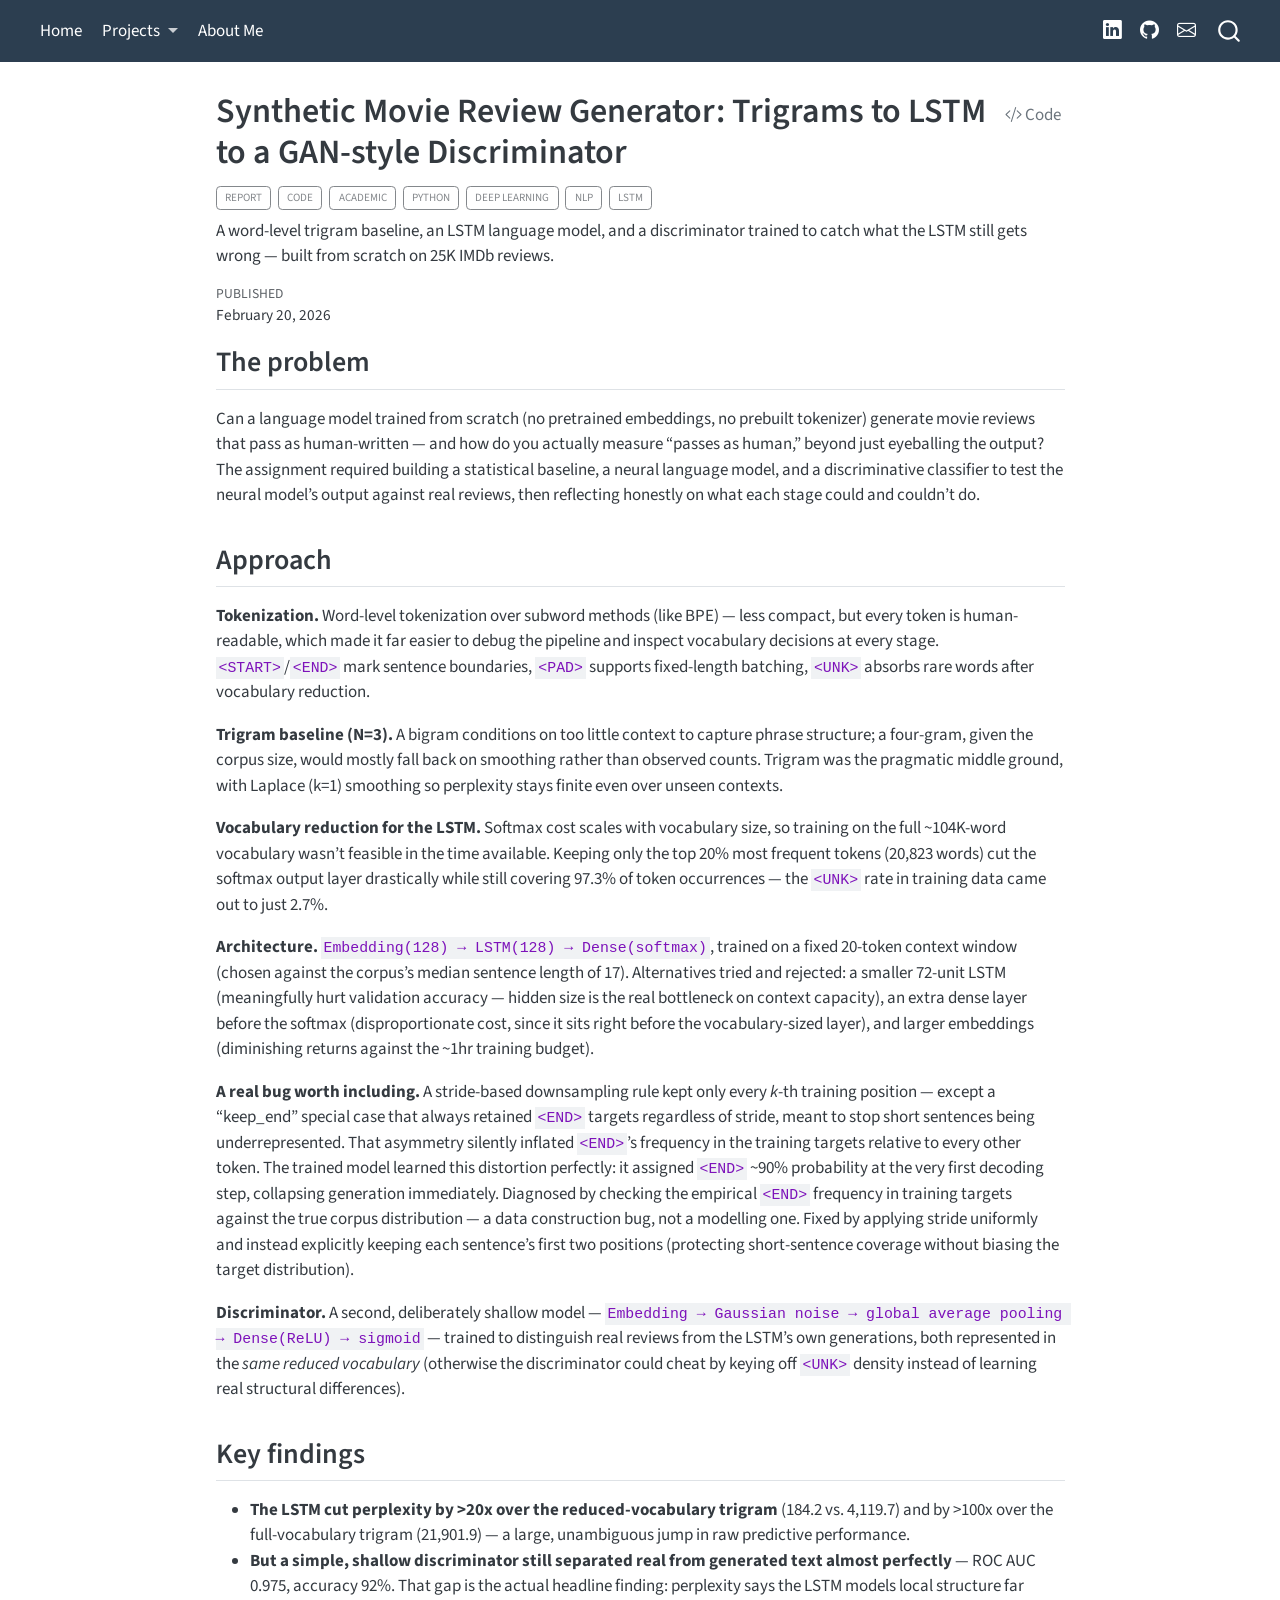
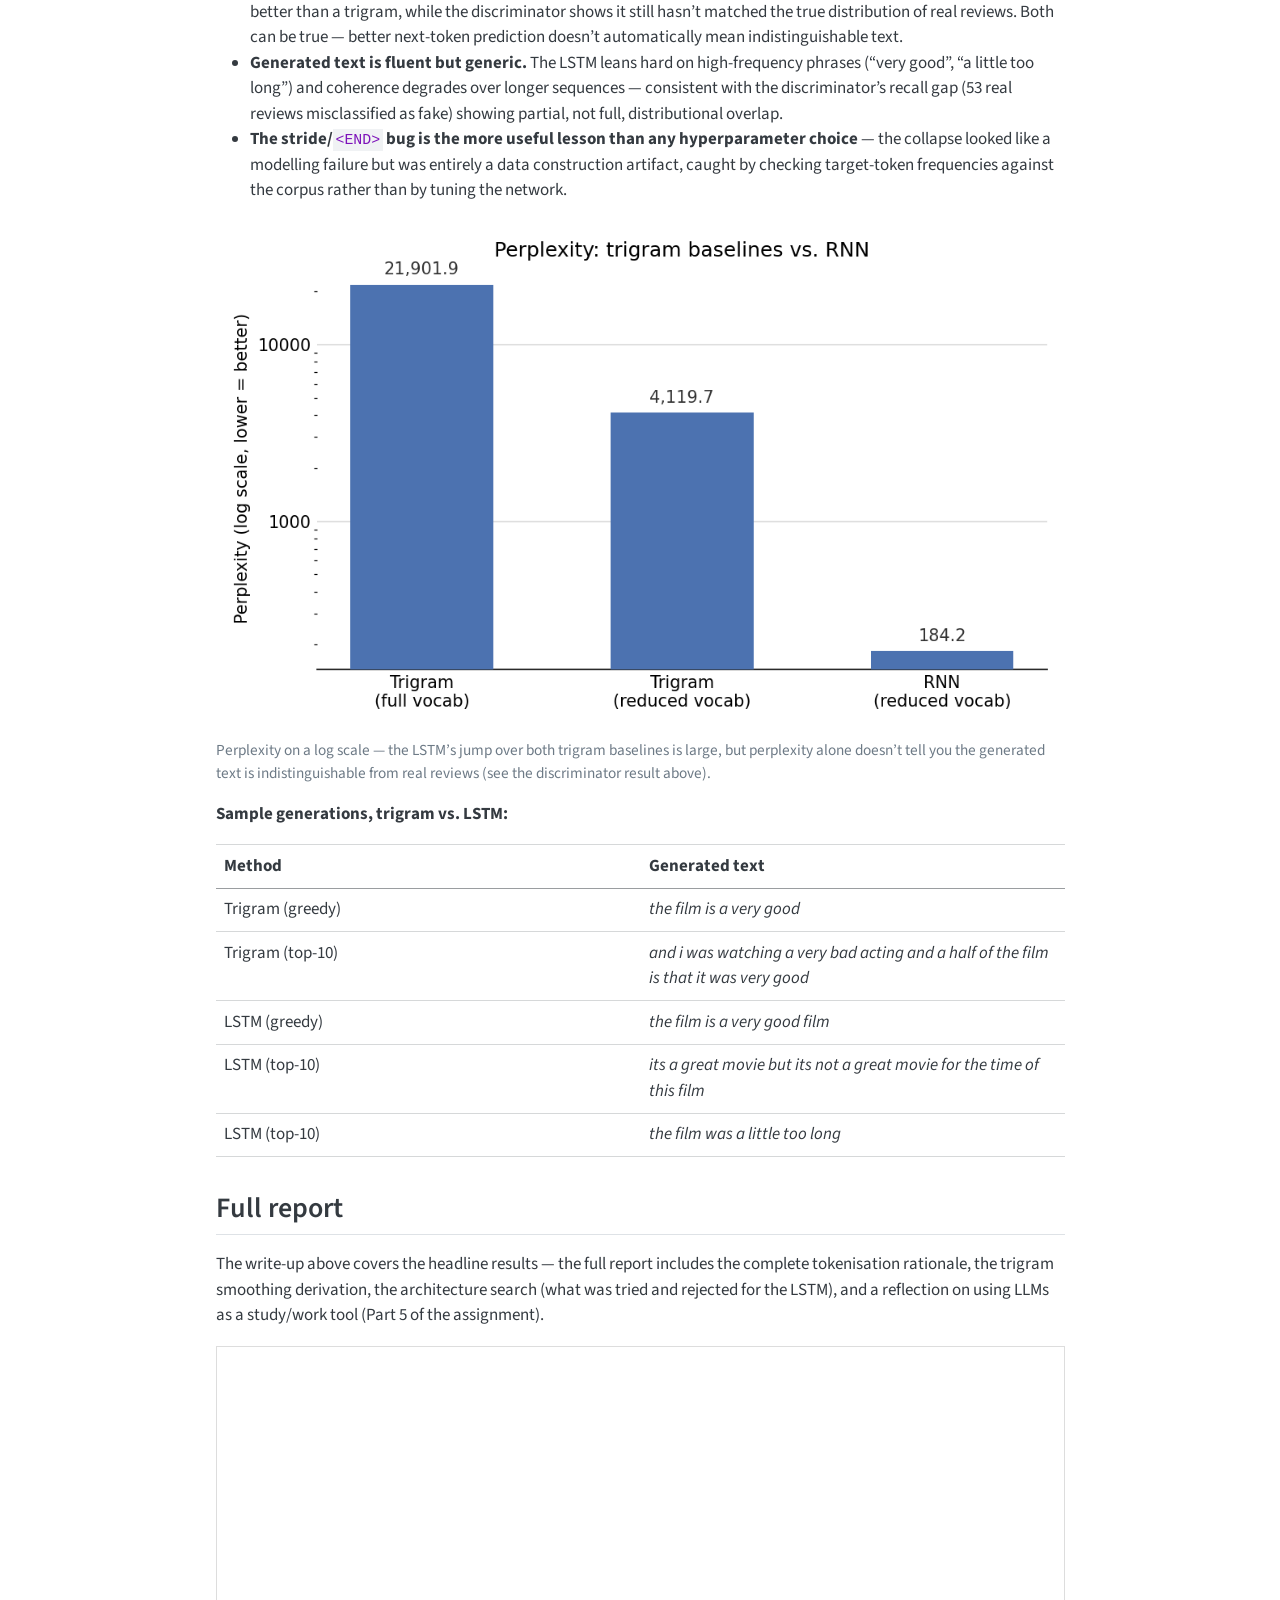
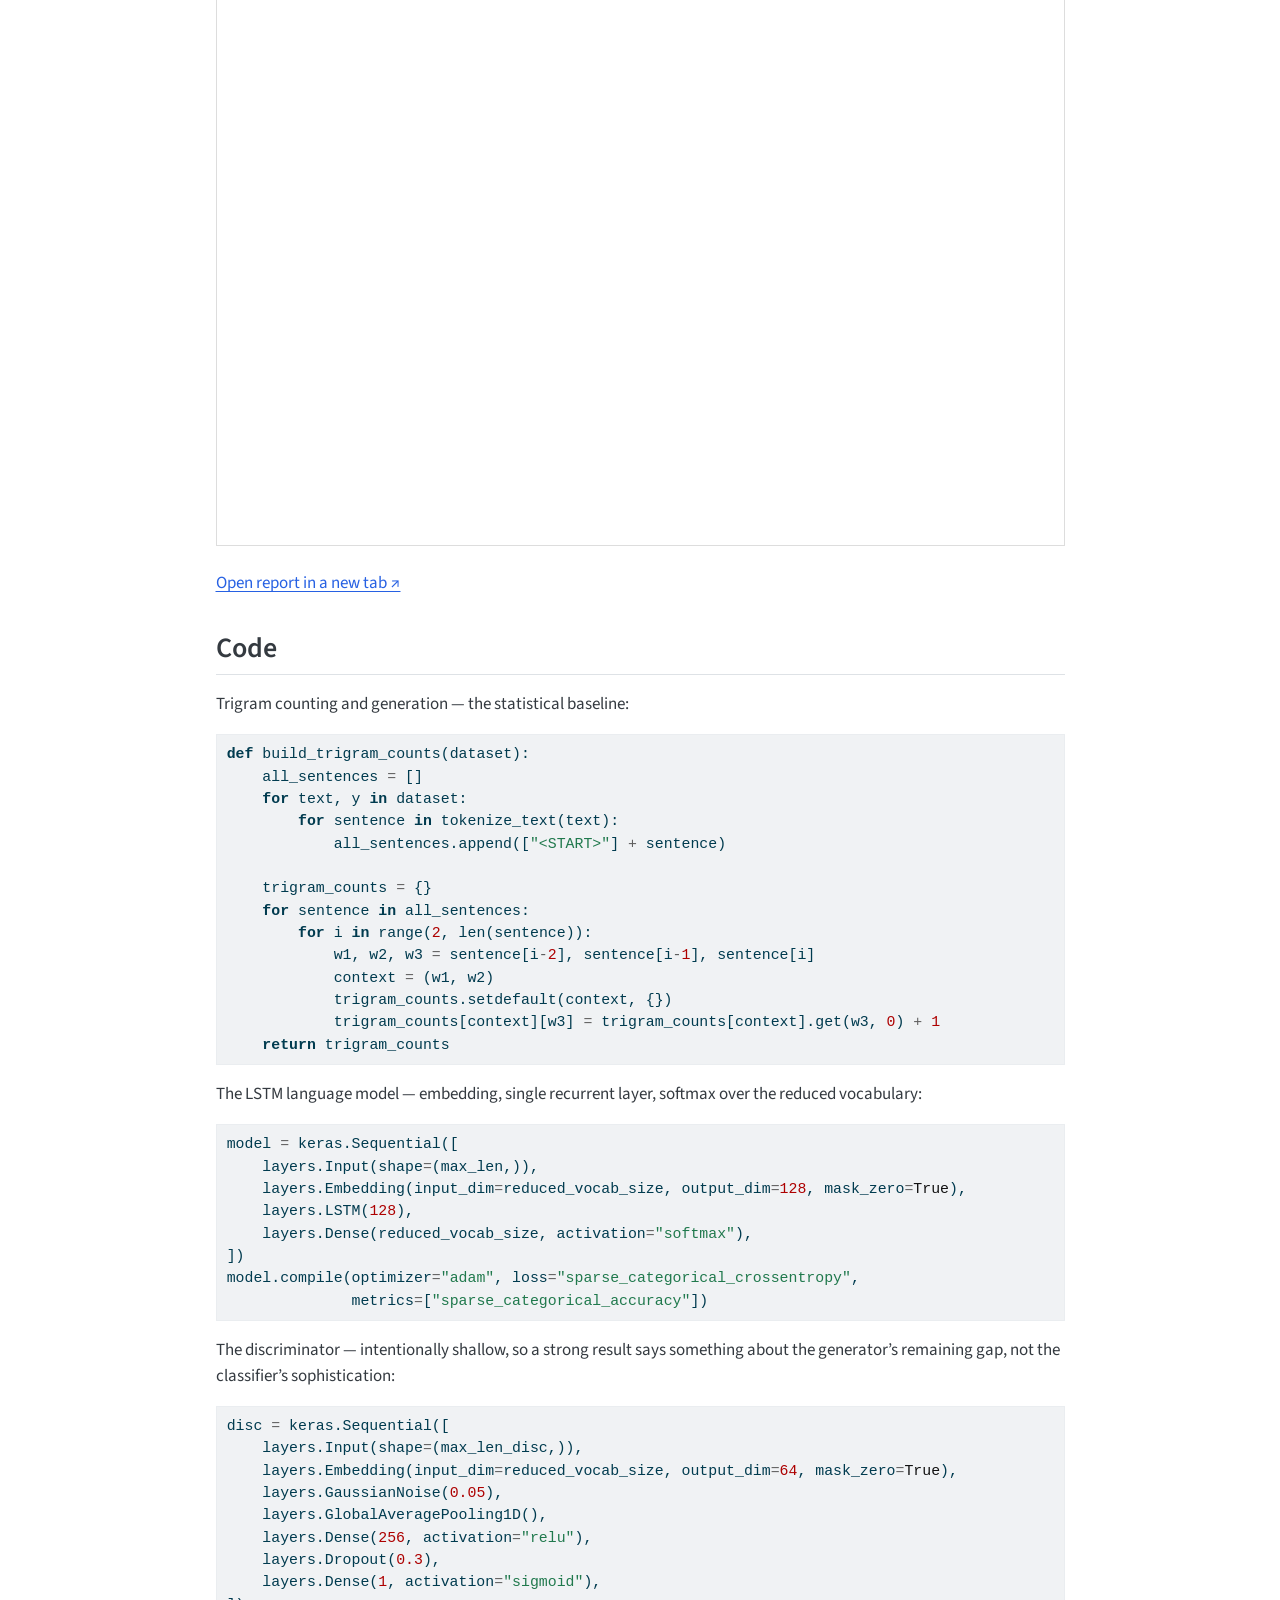
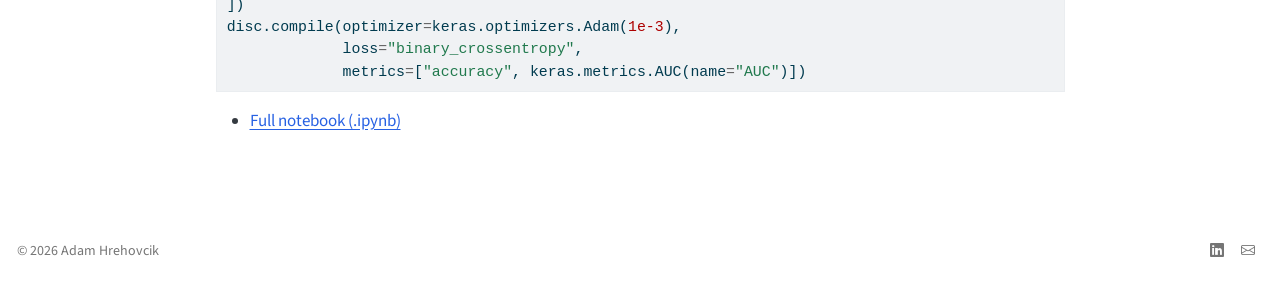
<file: docs/projects/movie-review-generator.html>
<!DOCTYPE html>
<html xmlns="http://www.w3.org/1999/xhtml" lang="en" xml:lang="en"><head>

<meta charset="utf-8">
<meta name="generator" content="quarto-1.10.18">

<meta name="viewport" content="width=device-width, initial-scale=1.0, user-scalable=yes">

<meta name="dcterms.date" content="2026-02-20">
<meta name="description" content="A word-level trigram baseline, an LSTM language model, and a discriminator trained to catch what the LSTM still gets wrong — built from scratch on 25K IMDb reviews.">

<title>Synthetic Movie Review Generator: Trigrams to LSTM to a GAN-style Discriminator – Adam Hrehovcik</title>
<style>
/* Default styles provided by pandoc.
** See https://pandoc.org/MANUAL.html#variables-for-html for config info.
*/
span.smallcaps{font-variant: small-caps;}
div.columns{display: flex; gap: 1.5em;}
div.column{flex: auto;}
@media screen {
div.columns{gap: min(4vw, 1.5em);}
div.column{overflow-x: auto;}
}
div.hanging-indent{margin-left: 1.5em; text-indent: -1.5em;}
ul.task-list{list-style: none;}
ul.task-list li input[type="checkbox"] {
  width: 0.8em;
  margin: 0 0.8em 0.2em -1em; /* quarto-specific, see https://github.com/quarto-dev/quarto-cli/issues/4556 */ 
  vertical-align: middle;
}
/* CSS for syntax highlighting */
html { -webkit-text-size-adjust: 100%; }
pre > code.sourceCode { white-space: pre; position: relative; }
pre > code.sourceCode > span { display: inline-block; line-height: 1.25; }
pre > code.sourceCode > span:empty { height: 1.2em; }
.sourceCode { overflow: visible; }
code.sourceCode > span { color: inherit; text-decoration: inherit; }
div.sourceCode { margin: 1em 0; }
pre.sourceCode { margin: 0; }
@media screen {
div.sourceCode { overflow: auto; }
}
@media print {
pre > code.sourceCode { white-space: pre-wrap; }
pre > code.sourceCode > span { text-indent: -5em; padding-left: 5em; }
}
pre.numberSource code
  { counter-reset: source-line 0; }
pre.numberSource code > span
  { position: relative; left: -4em; counter-increment: source-line; }
pre.numberSource code > span > a:first-child::before
  { content: counter(source-line);
    position: relative; left: -1em; text-align: right; vertical-align: baseline;
    border: none; display: inline-block;
    -webkit-touch-callout: none; -webkit-user-select: none;
    -khtml-user-select: none; -moz-user-select: none;
    -ms-user-select: none; user-select: none;
    padding: 0 4px; width: 4em;
  }
pre.numberSource { margin-left: 3em;  padding-left: 4px; }
div.sourceCode
  {   }
@media screen {
pre > code.sourceCode > span > a:first-child::before { text-decoration: underline; }
}
</style>


<script src="../site_libs/quarto-nav/quarto-nav.js"></script>
<script src="../site_libs/quarto-nav/headroom.min.js"></script>
<script src="../site_libs/clipboard/clipboard.min.js"></script>
<script src="../site_libs/quarto-search/autocomplete.umd.js"></script>
<script src="../site_libs/quarto-search/fuse.min.js"></script>
<script src="../site_libs/quarto-search/quarto-search.js"></script>
<meta name="quarto:offset" content="../">
<script src="../site_libs/quarto-html/quarto.js" type="module"></script>
<script src="../site_libs/quarto-html/tabsets/tabsets.js" type="module"></script>
<script src="../site_libs/quarto-html/popper.min.js"></script>
<script src="../site_libs/quarto-html/tippy.umd.min.js"></script>
<script src="../site_libs/quarto-html/anchor.min.js"></script>
<link href="../site_libs/quarto-html/tippy.css" rel="stylesheet">
<link href="../site_libs/quarto-html/quarto-syntax-highlighting-64a204ab8560d761af7679ceaba22944.css" rel="stylesheet" id="quarto-text-highlighting-styles">
<script src="../site_libs/bootstrap/bootstrap.min.js"></script>
<link href="../site_libs/bootstrap/bootstrap-icons.css" rel="stylesheet">
<link href="../site_libs/bootstrap/bootstrap-0a29e989004181ecb0bb1f75400d7e47.min.css" rel="stylesheet" append-hash="true" id="quarto-bootstrap" data-mode="light">
<script id="quarto-search-options" type="application/json">{
  "location": "navbar",
  "copy-button": false,
  "collapse-after": 3,
  "panel-placement": "end",
  "type": "overlay",
  "limit": 50,
  "keyboard-shortcut": [
    "f",
    "/",
    "s"
  ],
  "show-item-context": false,
  "language": {
    "search-no-results-text": "No results",
    "search-matching-documents-text": "matching documents",
    "search-copy-link-title": "Copy link to search",
    "search-hide-matches-text": "Hide additional matches",
    "search-more-match-text": "more match in this document",
    "search-more-matches-text": "more matches in this document",
    "search-clear-button-title": "Clear",
    "search-text-placeholder": "",
    "search-detached-cancel-button-title": "Cancel",
    "search-submit-button-title": "Submit",
    "search-label": "Search"
  }
}</script>


<link rel="stylesheet" href="../styles.css">
</head>

<body class="nav-fixed fullcontent quarto-light">

<div id="quarto-search-results"></div>
  <header id="quarto-header" class="headroom fixed-top">
    <nav class="navbar navbar-expand-lg " data-bs-theme="dark">
      <div class="navbar-container container-fluid">
            <div id="quarto-search" class="" title="Search"></div>
          <button class="navbar-toggler" type="button" data-bs-toggle="collapse" data-bs-target="#navbarCollapse" aria-controls="navbarCollapse" role="menu" aria-expanded="false" aria-label="Toggle navigation" onclick="if (window.quartoToggleHeadroom) { window.quartoToggleHeadroom(); }">
  <span class="navbar-toggler-icon"></span>
</button>
          <div class="collapse navbar-collapse" id="navbarCollapse">
            <ul class="navbar-nav navbar-nav-scroll me-auto">
  <li class="nav-item">
    <a class="nav-link" href="../index.html"> 
<span class="menu-text">Home</span></a>
  </li>  
  <li class="nav-item dropdown ">
    <a class="nav-link dropdown-toggle" href="#" id="nav-menu-projects" role="link" data-bs-toggle="dropdown" aria-expanded="false">
 <span class="menu-text">Projects</span>
    </a>
    <ul class="dropdown-menu" aria-labelledby="nav-menu-projects">    
        <li>
    <a class="dropdown-item" href="../machine-learning.html">
 <span class="dropdown-text">Machine Learning &amp; Data Science</span></a>
  </li>  
        <li>
    <a class="dropdown-item" href="../business-analytics.html">
 <span class="dropdown-text">Data &amp; Business Analytics</span></a>
  </li>  
    </ul>
  </li>
  <li class="nav-item">
    <a class="nav-link" href="../about.html"> 
<span class="menu-text">About Me</span></a>
  </li>  
</ul>
            <ul class="navbar-nav navbar-nav-scroll ms-auto">
  <li class="nav-item compact">
    <a class="nav-link" href="https://www.linkedin.com/in/adam-hrehovcik/"> <i class="bi bi-linkedin" role="img" aria-label="LinkedIn">
</i> 
<span class="menu-text"></span></a>
  </li>  
  <li class="nav-item compact">
    <a class="nav-link" href="https://github.com/AdamHrehovcik"> <i class="bi bi-github" role="img" aria-label="GitHub">
</i> 
<span class="menu-text"></span></a>
  </li>  
  <li class="nav-item compact">
    <a class="nav-link" href="mailto:adam.hrehovcik@gmail.com"> <i class="bi bi-envelope" role="img" aria-label="Email">
</i> 
<span class="menu-text"></span></a>
  </li>  
</ul>
          </div> <!-- /navcollapse -->
            <div class="quarto-navbar-tools">
</div>
      </div> <!-- /container-fluid -->
    </nav>
</header>
<!-- content -->
<div id="quarto-content" class="quarto-container page-columns page-rows-contents page-layout-article page-navbar">
<!-- sidebar -->
<!-- margin-sidebar -->
    
<!-- main -->
<main class="content" id="quarto-document-content">

<header id="title-block-header" class="quarto-title-block default">
<div class="quarto-title">
<div class="quarto-title-block"><div><h1 class="title">Synthetic Movie Review Generator: Trigrams to LSTM to a GAN-style Discriminator</h1><button type="button" class="btn code-tools-button" id="quarto-code-tools-source"><i class="bi"></i> Code</button></div></div>
  <div class="quarto-categories">
    <div class="quarto-category">Report</div>
    <div class="quarto-category">Code</div>
    <div class="quarto-category">Academic</div>
    <div class="quarto-category">Python</div>
    <div class="quarto-category">Deep Learning</div>
    <div class="quarto-category">NLP</div>
    <div class="quarto-category">LSTM</div>
  </div>
  </div>

<div>
  <div class="description">
    A word-level trigram baseline, an LSTM language model, and a discriminator trained to catch what the LSTM still gets wrong — built from scratch on 25K IMDb reviews.
  </div>
</div>


<div class="quarto-title-meta">

    
    <div>
    <div class="quarto-title-meta-heading">Published</div>
    <div class="quarto-title-meta-contents">
      <p class="date">February 20, 2026</p>
    </div>
  </div>
  
    
  </div>
  


</header>


<section id="the-problem" class="level2">
<h2 class="anchored" data-anchor-id="the-problem">The problem</h2>
<p>Can a language model trained from scratch (no pretrained embeddings, no prebuilt tokenizer) generate movie reviews that pass as human-written — and how do you actually measure “passes as human,” beyond just eyeballing the output? The assignment required building a statistical baseline, a neural language model, and a discriminative classifier to test the neural model’s output against real reviews, then reflecting honestly on what each stage could and couldn’t do.</p>
</section>
<section id="approach" class="level2">
<h2 class="anchored" data-anchor-id="approach">Approach</h2>
<p><strong>Tokenization.</strong> Word-level tokenization over subword methods (like BPE) — less compact, but every token is human-readable, which made it far easier to debug the pipeline and inspect vocabulary decisions at every stage. <code>&lt;START&gt;</code>/<code>&lt;END&gt;</code> mark sentence boundaries, <code>&lt;PAD&gt;</code> supports fixed-length batching, <code>&lt;UNK&gt;</code> absorbs rare words after vocabulary reduction.</p>
<p><strong>Trigram baseline (N=3).</strong> A bigram conditions on too little context to capture phrase structure; a four-gram, given the corpus size, would mostly fall back on smoothing rather than observed counts. Trigram was the pragmatic middle ground, with Laplace (k=1) smoothing so perplexity stays finite even over unseen contexts.</p>
<p><strong>Vocabulary reduction for the LSTM.</strong> Softmax cost scales with vocabulary size, so training on the full ~104K-word vocabulary wasn’t feasible in the time available. Keeping only the top 20% most frequent tokens (20,823 words) cut the softmax output layer drastically while still covering 97.3% of token occurrences — the <code>&lt;UNK&gt;</code> rate in training data came out to just 2.7%.</p>
<p><strong>Architecture.</strong> <code>Embedding(128) → LSTM(128) → Dense(softmax)</code>, trained on a fixed 20-token context window (chosen against the corpus’s median sentence length of 17). Alternatives tried and rejected: a smaller 72-unit LSTM (meaningfully hurt validation accuracy — hidden size is the real bottleneck on context capacity), an extra dense layer before the softmax (disproportionate cost, since it sits right before the vocabulary-sized layer), and larger embeddings (diminishing returns against the ~1hr training budget).</p>
<p><strong>A real bug worth including.</strong> A stride-based downsampling rule kept only every <em>k</em>-th training position — except a “keep_end” special case that always retained <code>&lt;END&gt;</code> targets regardless of stride, meant to stop short sentences being underrepresented. That asymmetry silently inflated <code>&lt;END&gt;</code>’s frequency in the training targets relative to every other token. The trained model learned this distortion perfectly: it assigned <code>&lt;END&gt;</code> ~90% probability at the very first decoding step, collapsing generation immediately. Diagnosed by checking the empirical <code>&lt;END&gt;</code> frequency in training targets against the true corpus distribution — a data construction bug, not a modelling one. Fixed by applying stride uniformly and instead explicitly keeping each sentence’s first two positions (protecting short-sentence coverage without biasing the target distribution).</p>
<p><strong>Discriminator.</strong> A second, deliberately shallow model — <code>Embedding → Gaussian noise → global average pooling → Dense(ReLU) → sigmoid</code> — trained to distinguish real reviews from the LSTM’s own generations, both represented in the <em>same reduced vocabulary</em> (otherwise the discriminator could cheat by keying off <code>&lt;UNK&gt;</code> density instead of learning real structural differences).</p>
</section>
<section id="key-findings" class="level2">
<h2 class="anchored" data-anchor-id="key-findings">Key findings</h2>
<ul>
<li><strong>The LSTM cut perplexity by &gt;20x over the reduced-vocabulary trigram</strong> (184.2 vs.&nbsp;4,119.7) and by &gt;100x over the full-vocabulary trigram (21,901.9) — a large, unambiguous jump in raw predictive performance.</li>
<li><strong>But a simple, shallow discriminator still separated real from generated text almost perfectly</strong> — ROC AUC 0.975, accuracy 92%. That gap is the actual headline finding: perplexity says the LSTM models local structure far better than a trigram, while the discriminator shows it still hasn’t matched the true distribution of real reviews. Both can be true — better next-token prediction doesn’t automatically mean indistinguishable text.</li>
<li><strong>Generated text is fluent but generic.</strong> The LSTM leans hard on high-frequency phrases (“very good”, “a little too long”) and coherence degrades over longer sequences — consistent with the discriminator’s recall gap (53 real reviews misclassified as fake) showing partial, not full, distributional overlap.</li>
<li><strong>The stride/<code>&lt;END&gt;</code> bug is the more useful lesson than any hyperparameter choice</strong> — the collapse looked like a modelling failure but was entirely a data construction artifact, caught by checking target-token frequencies against the corpus rather than by tuning the network.</li>
</ul>
<div class="quarto-figure quarto-figure-center">
<figure class="figure">
<p><img src="images/movie-review-generator-perplexity.png" class="img-fluid figure-img"></p>
<figcaption>Perplexity on a log scale — the LSTM’s jump over both trigram baselines is large, but perplexity alone doesn’t tell you the generated text is indistinguishable from real reviews (see the discriminator result above).</figcaption>
</figure>
</div>
<p><strong>Sample generations, trigram vs.&nbsp;LSTM:</strong></p>
<table class="caption-top table">
<colgroup>
<col style="width: 50%">
<col style="width: 50%">
</colgroup>
<thead>
<tr class="header">
<th>Method</th>
<th>Generated text</th>
</tr>
</thead>
<tbody>
<tr class="odd">
<td>Trigram (greedy)</td>
<td><em>the film is a very good</em></td>
</tr>
<tr class="even">
<td>Trigram (top-10)</td>
<td><em>and i was watching a very bad acting and a half of the film is that it was very good</em></td>
</tr>
<tr class="odd">
<td>LSTM (greedy)</td>
<td><em>the film is a very good film</em></td>
</tr>
<tr class="even">
<td>LSTM (top-10)</td>
<td><em>its a great movie but its not a great movie for the time of this film</em></td>
</tr>
<tr class="odd">
<td>LSTM (top-10)</td>
<td><em>the film was a little too long</em></td>
</tr>
</tbody>
</table>
</section>
<section id="full-report" class="level2">
<h2 class="anchored" data-anchor-id="full-report">Full report</h2>
<p>The write-up above covers the headline results — the full report includes the complete tokenisation rationale, the trigram smoothing derivation, the architecture search (what was tried and rejected for the LSTM), and a reflection on using LLMs as a study/work tool (Part 5 of the assignment).</p>
<iframe src="../files/movie-review-generator/movie-review-generator-report.pdf" width="100%" height="800px" style="border:1px solid #ddd;">
</iframe>
<p><a href="../files/movie-review-generator/movie-review-generator-report.pdf" target="_blank">Open report in a new tab ↗</a></p>
</section>
<section id="code" class="level2">
<h2 class="anchored" data-anchor-id="code">Code</h2>
<p>Trigram counting and generation — the statistical baseline:</p>
<div class="code-copy-outer-scaffold"><div class="sourceCode" id="cb1"><pre class="sourceCode python code-with-copy"><code class="sourceCode python"><span id="cb1-1"><a href="#cb1-1" aria-hidden="true" tabindex="-1"></a><span class="kw">def</span> build_trigram_counts(dataset):</span>
<span id="cb1-2"><a href="#cb1-2" aria-hidden="true" tabindex="-1"></a>    all_sentences <span class="op">=</span> []</span>
<span id="cb1-3"><a href="#cb1-3" aria-hidden="true" tabindex="-1"></a>    <span class="cf">for</span> text, y <span class="kw">in</span> dataset:</span>
<span id="cb1-4"><a href="#cb1-4" aria-hidden="true" tabindex="-1"></a>        <span class="cf">for</span> sentence <span class="kw">in</span> tokenize_text(text):</span>
<span id="cb1-5"><a href="#cb1-5" aria-hidden="true" tabindex="-1"></a>            all_sentences.append([<span class="st">"&lt;START&gt;"</span>] <span class="op">+</span> sentence)</span>
<span id="cb1-6"><a href="#cb1-6" aria-hidden="true" tabindex="-1"></a></span>
<span id="cb1-7"><a href="#cb1-7" aria-hidden="true" tabindex="-1"></a>    trigram_counts <span class="op">=</span> {}</span>
<span id="cb1-8"><a href="#cb1-8" aria-hidden="true" tabindex="-1"></a>    <span class="cf">for</span> sentence <span class="kw">in</span> all_sentences:</span>
<span id="cb1-9"><a href="#cb1-9" aria-hidden="true" tabindex="-1"></a>        <span class="cf">for</span> i <span class="kw">in</span> <span class="bu">range</span>(<span class="dv">2</span>, <span class="bu">len</span>(sentence)):</span>
<span id="cb1-10"><a href="#cb1-10" aria-hidden="true" tabindex="-1"></a>            w1, w2, w3 <span class="op">=</span> sentence[i<span class="op">-</span><span class="dv">2</span>], sentence[i<span class="op">-</span><span class="dv">1</span>], sentence[i]</span>
<span id="cb1-11"><a href="#cb1-11" aria-hidden="true" tabindex="-1"></a>            context <span class="op">=</span> (w1, w2)</span>
<span id="cb1-12"><a href="#cb1-12" aria-hidden="true" tabindex="-1"></a>            trigram_counts.setdefault(context, {})</span>
<span id="cb1-13"><a href="#cb1-13" aria-hidden="true" tabindex="-1"></a>            trigram_counts[context][w3] <span class="op">=</span> trigram_counts[context].get(w3, <span class="dv">0</span>) <span class="op">+</span> <span class="dv">1</span></span>
<span id="cb1-14"><a href="#cb1-14" aria-hidden="true" tabindex="-1"></a>    <span class="cf">return</span> trigram_counts</span></code></pre></div><button title="Copy to Clipboard" class="code-copy-button"><i class="bi"></i></button></div>
<p>The LSTM language model — embedding, single recurrent layer, softmax over the reduced vocabulary:</p>
<div class="code-copy-outer-scaffold"><div class="sourceCode" id="cb2"><pre class="sourceCode python code-with-copy"><code class="sourceCode python"><span id="cb2-1"><a href="#cb2-1" aria-hidden="true" tabindex="-1"></a>model <span class="op">=</span> keras.Sequential([</span>
<span id="cb2-2"><a href="#cb2-2" aria-hidden="true" tabindex="-1"></a>    layers.Input(shape<span class="op">=</span>(max_len,)),</span>
<span id="cb2-3"><a href="#cb2-3" aria-hidden="true" tabindex="-1"></a>    layers.Embedding(input_dim<span class="op">=</span>reduced_vocab_size, output_dim<span class="op">=</span><span class="dv">128</span>, mask_zero<span class="op">=</span><span class="va">True</span>),</span>
<span id="cb2-4"><a href="#cb2-4" aria-hidden="true" tabindex="-1"></a>    layers.LSTM(<span class="dv">128</span>),</span>
<span id="cb2-5"><a href="#cb2-5" aria-hidden="true" tabindex="-1"></a>    layers.Dense(reduced_vocab_size, activation<span class="op">=</span><span class="st">"softmax"</span>),</span>
<span id="cb2-6"><a href="#cb2-6" aria-hidden="true" tabindex="-1"></a>])</span>
<span id="cb2-7"><a href="#cb2-7" aria-hidden="true" tabindex="-1"></a>model.<span class="bu">compile</span>(optimizer<span class="op">=</span><span class="st">"adam"</span>, loss<span class="op">=</span><span class="st">"sparse_categorical_crossentropy"</span>,</span>
<span id="cb2-8"><a href="#cb2-8" aria-hidden="true" tabindex="-1"></a>              metrics<span class="op">=</span>[<span class="st">"sparse_categorical_accuracy"</span>])</span></code></pre></div><button title="Copy to Clipboard" class="code-copy-button"><i class="bi"></i></button></div>
<p>The discriminator — intentionally shallow, so a strong result says something about the generator’s remaining gap, not the classifier’s sophistication:</p>
<div class="code-copy-outer-scaffold"><div class="sourceCode" id="cb3"><pre class="sourceCode python code-with-copy"><code class="sourceCode python"><span id="cb3-1"><a href="#cb3-1" aria-hidden="true" tabindex="-1"></a>disc <span class="op">=</span> keras.Sequential([</span>
<span id="cb3-2"><a href="#cb3-2" aria-hidden="true" tabindex="-1"></a>    layers.Input(shape<span class="op">=</span>(max_len_disc,)),</span>
<span id="cb3-3"><a href="#cb3-3" aria-hidden="true" tabindex="-1"></a>    layers.Embedding(input_dim<span class="op">=</span>reduced_vocab_size, output_dim<span class="op">=</span><span class="dv">64</span>, mask_zero<span class="op">=</span><span class="va">True</span>),</span>
<span id="cb3-4"><a href="#cb3-4" aria-hidden="true" tabindex="-1"></a>    layers.GaussianNoise(<span class="fl">0.05</span>),</span>
<span id="cb3-5"><a href="#cb3-5" aria-hidden="true" tabindex="-1"></a>    layers.GlobalAveragePooling1D(),</span>
<span id="cb3-6"><a href="#cb3-6" aria-hidden="true" tabindex="-1"></a>    layers.Dense(<span class="dv">256</span>, activation<span class="op">=</span><span class="st">"relu"</span>),</span>
<span id="cb3-7"><a href="#cb3-7" aria-hidden="true" tabindex="-1"></a>    layers.Dropout(<span class="fl">0.3</span>),</span>
<span id="cb3-8"><a href="#cb3-8" aria-hidden="true" tabindex="-1"></a>    layers.Dense(<span class="dv">1</span>, activation<span class="op">=</span><span class="st">"sigmoid"</span>),</span>
<span id="cb3-9"><a href="#cb3-9" aria-hidden="true" tabindex="-1"></a>])</span>
<span id="cb3-10"><a href="#cb3-10" aria-hidden="true" tabindex="-1"></a>disc.<span class="bu">compile</span>(optimizer<span class="op">=</span>keras.optimizers.Adam(<span class="fl">1e-3</span>),</span>
<span id="cb3-11"><a href="#cb3-11" aria-hidden="true" tabindex="-1"></a>             loss<span class="op">=</span><span class="st">"binary_crossentropy"</span>,</span>
<span id="cb3-12"><a href="#cb3-12" aria-hidden="true" tabindex="-1"></a>             metrics<span class="op">=</span>[<span class="st">"accuracy"</span>, keras.metrics.AUC(name<span class="op">=</span><span class="st">"AUC"</span>)])</span></code></pre></div><button title="Copy to Clipboard" class="code-copy-button"><i class="bi"></i></button></div>
<ul>
<li><a href="../files/movie-review-generator/movie-review-generator-notebook.ipynb">Full notebook (.ipynb)</a></li>
</ul>
<!-- Trained model weights (.keras, ~65MB) intentionally not published here —
too large for a public GitHub Pages repo, and not needed to show the work:
the notebook re-trains the same architecture from scratch. -->


<!-- -->

</section>

</main> <!-- /main -->
<script id="quarto-html-after-body" type="application/javascript">
  window.document.addEventListener("DOMContentLoaded", function (event) {
    const icon = "";
    const anchorJS = new window.AnchorJS();
    anchorJS.options = {
      placement: 'right',
      icon: icon
    };
    anchorJS.add('.anchored');
    const isCodeAnnotation = (el) => {
      for (const clz of el.classList) {
        if (clz.startsWith('code-annotation-')) {                     
          return true;
        }
      }
      return false;
    }
    const onCopySuccess = function(e) {
      // button target
      const button = e.trigger;
      // don't keep focus
      button.blur();
      // flash "checked"
      button.classList.add('code-copy-button-checked');
      var currentTitle = button.getAttribute("title");
      button.setAttribute("title", "Copied!");
      let tooltip;
      if (window.bootstrap) {
        button.setAttribute("data-bs-toggle", "tooltip");
        button.setAttribute("data-bs-placement", "left");
        button.setAttribute("data-bs-title", "Copied!");
        tooltip = new bootstrap.Tooltip(button, 
          { trigger: "manual", 
            customClass: "code-copy-button-tooltip",
            offset: [0, -8]});
        tooltip.show();    
      }
      setTimeout(function() {
        if (tooltip) {
          tooltip.hide();
          button.removeAttribute("data-bs-title");
          button.removeAttribute("data-bs-toggle");
          button.removeAttribute("data-bs-placement");
        }
        button.setAttribute("title", currentTitle);
        button.classList.remove('code-copy-button-checked');
      }, 1000);
      // clear code selection
      e.clearSelection();
    }
    const getTextToCopy = function(trigger) {
      const outerScaffold = trigger.parentElement.cloneNode(true);
      const codeEl = outerScaffold.querySelector('code');
      for (const childEl of codeEl.children) {
        if (isCodeAnnotation(childEl)) {
          childEl.remove();
        }
      }
      return codeEl.innerText;
    }
    const clipboard = new window.ClipboardJS('.code-copy-button:not([data-in-quarto-modal])', {
      text: getTextToCopy
    });
    clipboard.on('success', onCopySuccess);
    if (window.document.getElementById('quarto-embedded-source-code-modal')) {
      const clipboardModal = new window.ClipboardJS('.code-copy-button[data-in-quarto-modal]', {
        text: getTextToCopy,
        container: window.document.getElementById('quarto-embedded-source-code-modal')
      });
      clipboardModal.on('success', onCopySuccess);
    }
    const viewSource = window.document.getElementById('quarto-view-source') ||
                       window.document.getElementById('quarto-code-tools-source');
    if (viewSource) {
      const sourceUrl = viewSource.getAttribute("data-quarto-source-url");
      viewSource.addEventListener("click", function(e) {
        if (sourceUrl) {
          // rstudio viewer pane
          if (/\bcapabilities=\b/.test(window.location)) {
            window.open(sourceUrl);
          } else {
            window.location.href = sourceUrl;
          }
        } else {
          const modal = new bootstrap.Modal(document.getElementById('quarto-embedded-source-code-modal'));
          modal.show();
        }
        return false;
      });
    }
    function toggleCodeHandler(show) {
      return function(e) {
        const cellDetails = window.document.querySelectorAll(".cell details.code-fold");
        for (let i=0; i<cellDetails.length; i++) {
          const details = cellDetails[i];
          if (show) {
            details.open = true;
          } else {
            details.removeAttribute("open");
          }
        }
        const cellCodeDivs = window.document.querySelectorAll(".cell div.sourceCode.cell-code");
        const fromCls = show ? "hidden" : "unhidden";
        const toCls = show ? "unhidden" : "hidden";
        for (let i=0; i<cellCodeDivs.length; i++) {
          const codeDiv = cellCodeDivs[i];
          if (codeDiv.classList.contains(fromCls)) {
            codeDiv.classList.remove(fromCls);
            codeDiv.classList.add(toCls);
          } 
        }
        return false;
      }
    }
    const hideAllCode = window.document.getElementById("quarto-hide-all-code");
    if (hideAllCode) {
      hideAllCode.addEventListener("click", toggleCodeHandler(false));
    }
    const showAllCode = window.document.getElementById("quarto-show-all-code");
    if (showAllCode) {
      showAllCode.addEventListener("click", toggleCodeHandler(true));
    }
      var localhostRegex = new RegExp(/^(?:http|https):\/\/localhost\:?[0-9]*\//);
      var mailtoRegex = new RegExp(/^mailto:/);
        var filterRegex = new RegExp("https:\/\/adamhrehovcik\.github\.io\/Personal-Project-Portfolio");
      var isInternal = (href) => {
          return filterRegex.test(href) || localhostRegex.test(href) || mailtoRegex.test(href);
      }
      // Inspect non-navigation links and adorn them if external
     var links = window.document.querySelectorAll('a[href]:not(.nav-link):not(.navbar-brand):not(.toc-action):not(.sidebar-link):not(.sidebar-item-toggle):not(.pagination-link):not(.no-external):not([aria-hidden]):not(.dropdown-item):not(.quarto-navigation-tool):not(.about-link)');
      for (var i=0; i<links.length; i++) {
        const link = links[i];
        if (!isInternal(link.href)) {
          // undo the damage that might have been done by quarto-nav.js in the case of
          // links that we want to consider external
          if (link.dataset.originalHref !== undefined) {
            link.href = link.dataset.originalHref;
          }
        }
      }
    function tippyHover(el, contentFn, onTriggerFn, onUntriggerFn) {
      const config = {
        allowHTML: true,
        maxWidth: 500,
        delay: 100,
        arrow: false,
        appendTo: function(el) {
            return el.parentElement;
        },
        interactive: true,
        interactiveBorder: 10,
        theme: 'quarto',
        placement: 'bottom-start',
      };
      if (contentFn) {
        config.content = contentFn;
      }
      if (onTriggerFn) {
        config.onTrigger = onTriggerFn;
      }
      if (onUntriggerFn) {
        config.onUntrigger = onUntriggerFn;
      }
      window.tippy(el, config); 
    }
    const noterefs = window.document.querySelectorAll('a[role="doc-noteref"]');
    for (var i=0; i<noterefs.length; i++) {
      const ref = noterefs[i];
      tippyHover(ref, function() {
        // use id or data attribute instead here
        let href = ref.getAttribute('data-footnote-href') || ref.getAttribute('href');
        try { href = new URL(href).hash; } catch {}
        const id = href.replace(/^#\/?/, "");
        const note = window.document.getElementById(id);
        if (note) {
          return note.innerHTML;
        } else {
          return "";
        }
      });
    }
    const xrefs = window.document.querySelectorAll('a.quarto-xref');
    const processXRef = (id, note) => {
      // Strip column container classes
      const stripColumnClz = (el) => {
        el.classList.remove("page-full", "page-columns");
        if (el.children) {
          for (const child of el.children) {
            stripColumnClz(child);
          }
        }
      }
      stripColumnClz(note)
      if (id === null || id.startsWith('sec-')) {
        // Special case sections, only their first couple elements
        const container = document.createElement("div");
        if (note.children && note.children.length > 2) {
          container.appendChild(note.children[0].cloneNode(true));
          for (let i = 1; i < note.children.length; i++) {
            const child = note.children[i];
            if (child.tagName === "P" && child.innerText === "") {
              continue;
            } else {
              container.appendChild(child.cloneNode(true));
              break;
            }
          }
          if (window.Quarto?.typesetMath) {
            window.Quarto.typesetMath(container);
          }
          return container.innerHTML
        } else {
          if (window.Quarto?.typesetMath) {
            window.Quarto.typesetMath(note);
          }
          return note.innerHTML;
        }
      } else {
        // Remove any anchor links if they are present
        const anchorLink = note.querySelector('a.anchorjs-link');
        if (anchorLink) {
          anchorLink.remove();
        }
        if (window.Quarto?.typesetMath) {
          window.Quarto.typesetMath(note);
        }
        if (note.classList.contains("callout")) {
          return note.outerHTML;
        } else {
          return note.innerHTML;
        }
      }
    }
    for (var i=0; i<xrefs.length; i++) {
      const xref = xrefs[i];
      tippyHover(xref, undefined, function(instance) {
        instance.disable();
        let url = xref.getAttribute('href');
        let hash = undefined; 
        if (url.startsWith('#')) {
          hash = url;
        } else {
          try { hash = new URL(url).hash; } catch {}
        }
        if (hash) {
          const id = hash.replace(/^#\/?/, "");
          const note = window.document.getElementById(id);
          if (note !== null) {
            try {
              const html = processXRef(id, note.cloneNode(true));
              instance.setContent(html);
            } finally {
              instance.enable();
              instance.show();
            }
          } else {
            // See if we can fetch this
            fetch(url.split('#')[0])
            .then(res => res.text())
            .then(html => {
              const parser = new DOMParser();
              const htmlDoc = parser.parseFromString(html, "text/html");
              const note = htmlDoc.getElementById(id);
              if (note !== null) {
                const html = processXRef(id, note);
                instance.setContent(html);
              } 
            }).finally(() => {
              instance.enable();
              instance.show();
            });
          }
        } else {
          // See if we can fetch a full url (with no hash to target)
          // This is a special case and we should probably do some content thinning / targeting
          fetch(url)
          .then(res => res.text())
          .then(html => {
            const parser = new DOMParser();
            const htmlDoc = parser.parseFromString(html, "text/html");
            const note = htmlDoc.querySelector('main.content');
            if (note !== null) {
              // This should only happen for chapter cross references
              // (since there is no id in the URL)
              // remove the first header
              if (note.children.length > 0 && note.children[0].tagName === "HEADER") {
                note.children[0].remove();
              }
              const html = processXRef(null, note);
              instance.setContent(html);
            } 
          }).finally(() => {
            instance.enable();
            instance.show();
          });
        }
      }, function(instance) {
      });
    }
        let selectedAnnoteEl;
        const selectorForAnnotation = ( cell, annotation) => {
          let cellAttr = 'data-code-cell="' + cell + '"';
          let lineAttr = 'data-code-annotation="' +  annotation + '"';
          const selector = 'span[' + cellAttr + '][' + lineAttr + ']';
          return selector;
        }
        const selectCodeLines = (annoteEl) => {
          const doc = window.document;
          const targetCell = annoteEl.getAttribute("data-target-cell");
          const targetAnnotation = annoteEl.getAttribute("data-target-annotation");
          const annoteSpan = window.document.querySelector(selectorForAnnotation(targetCell, targetAnnotation));
          const lines = annoteSpan.getAttribute("data-code-lines").split(",");
          const lineIds = lines.map((line) => {
            return targetCell + "-" + line;
          })
          let top = null;
          let height = null;
          let parent = null;
          if (lineIds.length > 0) {
              //compute the position of the single el (top and bottom and make a div)
              const el = window.document.getElementById(lineIds[0]);
              top = el.offsetTop;
              height = el.offsetHeight;
              parent = el.parentElement.parentElement;
            if (lineIds.length > 1) {
              const lastEl = window.document.getElementById(lineIds[lineIds.length - 1]);
              const bottom = lastEl.offsetTop + lastEl.offsetHeight;
              height = bottom - top;
            }
            if (top !== null && height !== null && parent !== null) {
              // cook up a div (if necessary) and position it 
              let div = window.document.getElementById("code-annotation-line-highlight");
              if (div === null) {
                div = window.document.createElement("div");
                div.setAttribute("id", "code-annotation-line-highlight");
                div.style.position = 'absolute';
                parent.appendChild(div);
              }
              div.style.top = top - 2 + "px";
              div.style.height = height + 4 + "px";
              div.style.left = 0;
              let gutterDiv = window.document.getElementById("code-annotation-line-highlight-gutter");
              if (gutterDiv === null) {
                gutterDiv = window.document.createElement("div");
                gutterDiv.setAttribute("id", "code-annotation-line-highlight-gutter");
                gutterDiv.style.position = 'absolute';
                const codeCell = window.document.getElementById(targetCell);
                const gutter = codeCell.querySelector('.code-annotation-gutter');
                gutter.appendChild(gutterDiv);
              }
              gutterDiv.style.top = top - 2 + "px";
              gutterDiv.style.height = height + 4 + "px";
            }
            selectedAnnoteEl = annoteEl;
          }
        };
        const unselectCodeLines = () => {
          const elementsIds = ["code-annotation-line-highlight", "code-annotation-line-highlight-gutter"];
          elementsIds.forEach((elId) => {
            const div = window.document.getElementById(elId);
            if (div) {
              div.remove();
            }
          });
          selectedAnnoteEl = undefined;
        };
          // Handle positioning of the toggle
      window.addEventListener(
        "resize",
        throttle(() => {
          elRect = undefined;
          if (selectedAnnoteEl) {
            selectCodeLines(selectedAnnoteEl);
          }
        }, 10)
      );
      function throttle(fn, ms) {
      let throttle = false;
      let timer;
        return (...args) => {
          if(!throttle) { // first call gets through
              fn.apply(this, args);
              throttle = true;
          } else { // all the others get throttled
              if(timer) clearTimeout(timer); // cancel #2
              timer = setTimeout(() => {
                fn.apply(this, args);
                timer = throttle = false;
              }, ms);
          }
        };
      }
        // Attach click handler to the DT
        const annoteDls = window.document.querySelectorAll('dt[data-target-cell]');
        for (const annoteDlNode of annoteDls) {
          annoteDlNode.addEventListener('click', (event) => {
            const clickedEl = event.target;
            if (clickedEl !== selectedAnnoteEl) {
              unselectCodeLines();
              const activeEl = window.document.querySelector('dt[data-target-cell].code-annotation-active');
              if (activeEl) {
                activeEl.classList.remove('code-annotation-active');
              }
              selectCodeLines(clickedEl);
              clickedEl.classList.add('code-annotation-active');
            } else {
              // Unselect the line
              unselectCodeLines();
              clickedEl.classList.remove('code-annotation-active');
            }
          });
        }
    const findCites = (el) => {
      const parentEl = el.parentElement;
      if (parentEl) {
        const cites = parentEl.dataset.cites;
        if (cites) {
          return {
            el,
            cites: cites.split(' ')
          };
        } else {
          return findCites(el.parentElement)
        }
      } else {
        return undefined;
      }
    };
    var bibliorefs = window.document.querySelectorAll('a[role="doc-biblioref"]');
    for (var i=0; i<bibliorefs.length; i++) {
      const ref = bibliorefs[i];
      const citeInfo = findCites(ref);
      if (citeInfo) {
        tippyHover(citeInfo.el, function() {
          var popup = window.document.createElement('div');
          citeInfo.cites.forEach(function(cite) {
            var citeDiv = window.document.createElement('div');
            citeDiv.classList.add('hanging-indent');
            citeDiv.classList.add('csl-entry');
            var biblioDiv = window.document.getElementById('ref-' + cite);
            if (biblioDiv) {
              citeDiv.innerHTML = biblioDiv.innerHTML;
            }
            popup.appendChild(citeDiv);
          });
          return popup.innerHTML;
        });
      }
    }
  });
  </script><div class="modal fade" id="quarto-embedded-source-code-modal" tabindex="-1" aria-labelledby="quarto-embedded-source-code-modal-label" aria-hidden="true"><div class="modal-dialog modal-dialog-scrollable"><div class="modal-content"><div class="modal-header"><h5 class="modal-title" id="quarto-embedded-source-code-modal-label">Source Code</h5><button class="btn-close" data-bs-dismiss="modal"></button></div><div class="modal-body"><div class="">
<div class="code-copy-outer-scaffold"><div class="sourceCode" id="cb4" data-shortcodes="false"><pre class="sourceCode markdown code-with-copy"><code class="sourceCode markdown"><span id="cb4-1"><a href="#cb4-1" aria-hidden="true" tabindex="-1"></a><span class="co">---</span></span>
<span id="cb4-2"><a href="#cb4-2" aria-hidden="true" tabindex="-1"></a><span class="an">title:</span><span class="co"> "Synthetic Movie Review Generator: Trigrams to LSTM to a GAN-style Discriminator"</span></span>
<span id="cb4-3"><a href="#cb4-3" aria-hidden="true" tabindex="-1"></a><span class="an">description:</span><span class="co"> "A word-level trigram baseline, an LSTM language model, and a discriminator trained to catch what the LSTM still gets wrong — built from scratch on 25K IMDb reviews."</span></span>
<span id="cb4-4"><a href="#cb4-4" aria-hidden="true" tabindex="-1"></a><span class="an">date:</span><span class="co"> 2026-02-20</span></span>
<span id="cb4-5"><a href="#cb4-5" aria-hidden="true" tabindex="-1"></a><span class="an">categories:</span><span class="co"> [Report, Code, Academic, Python, Deep Learning, NLP, LSTM]</span></span>
<span id="cb4-6"><a href="#cb4-6" aria-hidden="true" tabindex="-1"></a><span class="an">image:</span><span class="co"> images/movie-review-generator-thumb.png</span></span>
<span id="cb4-7"><a href="#cb4-7" aria-hidden="true" tabindex="-1"></a><span class="co">---</span></span>
<span id="cb4-8"><a href="#cb4-8" aria-hidden="true" tabindex="-1"></a></span>
<span id="cb4-9"><a href="#cb4-9" aria-hidden="true" tabindex="-1"></a><span class="fu">## The problem</span></span>
<span id="cb4-10"><a href="#cb4-10" aria-hidden="true" tabindex="-1"></a></span>
<span id="cb4-11"><a href="#cb4-11" aria-hidden="true" tabindex="-1"></a>Can a language model trained from scratch (no pretrained embeddings, no</span>
<span id="cb4-12"><a href="#cb4-12" aria-hidden="true" tabindex="-1"></a>prebuilt tokenizer) generate movie reviews that pass as human-written — and</span>
<span id="cb4-13"><a href="#cb4-13" aria-hidden="true" tabindex="-1"></a>how do you actually measure "passes as human," beyond just eyeballing the</span>
<span id="cb4-14"><a href="#cb4-14" aria-hidden="true" tabindex="-1"></a>output? The assignment required building a statistical baseline, a neural</span>
<span id="cb4-15"><a href="#cb4-15" aria-hidden="true" tabindex="-1"></a>language model, and a discriminative classifier to test the neural model's</span>
<span id="cb4-16"><a href="#cb4-16" aria-hidden="true" tabindex="-1"></a>output against real reviews, then reflecting honestly on what each stage</span>
<span id="cb4-17"><a href="#cb4-17" aria-hidden="true" tabindex="-1"></a>could and couldn't do.</span>
<span id="cb4-18"><a href="#cb4-18" aria-hidden="true" tabindex="-1"></a></span>
<span id="cb4-19"><a href="#cb4-19" aria-hidden="true" tabindex="-1"></a><span class="fu">## Approach</span></span>
<span id="cb4-20"><a href="#cb4-20" aria-hidden="true" tabindex="-1"></a></span>
<span id="cb4-21"><a href="#cb4-21" aria-hidden="true" tabindex="-1"></a>**Tokenization.** Word-level tokenization over subword methods (like BPE) —</span>
<span id="cb4-22"><a href="#cb4-22" aria-hidden="true" tabindex="-1"></a>less compact, but every token is human-readable, which made it far easier to</span>
<span id="cb4-23"><a href="#cb4-23" aria-hidden="true" tabindex="-1"></a>debug the pipeline and inspect vocabulary decisions at every stage.</span>
<span id="cb4-24"><a href="#cb4-24" aria-hidden="true" tabindex="-1"></a><span class="in">`&lt;START&gt;`</span>/<span class="in">`&lt;END&gt;`</span> mark sentence boundaries, <span class="in">`&lt;PAD&gt;`</span> supports fixed-length</span>
<span id="cb4-25"><a href="#cb4-25" aria-hidden="true" tabindex="-1"></a>batching, <span class="in">`&lt;UNK&gt;`</span> absorbs rare words after vocabulary reduction.</span>
<span id="cb4-26"><a href="#cb4-26" aria-hidden="true" tabindex="-1"></a></span>
<span id="cb4-27"><a href="#cb4-27" aria-hidden="true" tabindex="-1"></a>**Trigram baseline (N=3).** A bigram conditions on too little context to</span>
<span id="cb4-28"><a href="#cb4-28" aria-hidden="true" tabindex="-1"></a>capture phrase structure; a four-gram, given the corpus size, would mostly</span>
<span id="cb4-29"><a href="#cb4-29" aria-hidden="true" tabindex="-1"></a>fall back on smoothing rather than observed counts. Trigram was the pragmatic</span>
<span id="cb4-30"><a href="#cb4-30" aria-hidden="true" tabindex="-1"></a>middle ground, with Laplace (k=1) smoothing so perplexity stays finite even</span>
<span id="cb4-31"><a href="#cb4-31" aria-hidden="true" tabindex="-1"></a>over unseen contexts.</span>
<span id="cb4-32"><a href="#cb4-32" aria-hidden="true" tabindex="-1"></a></span>
<span id="cb4-33"><a href="#cb4-33" aria-hidden="true" tabindex="-1"></a>**Vocabulary reduction for the LSTM.** Softmax cost scales with vocabulary</span>
<span id="cb4-34"><a href="#cb4-34" aria-hidden="true" tabindex="-1"></a>size, so training on the full ~104K-word vocabulary wasn't feasible in the</span>
<span id="cb4-35"><a href="#cb4-35" aria-hidden="true" tabindex="-1"></a>time available. Keeping only the top 20% most frequent tokens (20,823 words)</span>
<span id="cb4-36"><a href="#cb4-36" aria-hidden="true" tabindex="-1"></a>cut the softmax output layer drastically while still covering 97.3% of token</span>
<span id="cb4-37"><a href="#cb4-37" aria-hidden="true" tabindex="-1"></a>occurrences — the <span class="in">`&lt;UNK&gt;`</span> rate in training data came out to just 2.7%.</span>
<span id="cb4-38"><a href="#cb4-38" aria-hidden="true" tabindex="-1"></a></span>
<span id="cb4-39"><a href="#cb4-39" aria-hidden="true" tabindex="-1"></a>**Architecture.** <span class="in">`Embedding(128) → LSTM(128) → Dense(softmax)`</span>, trained on a</span>
<span id="cb4-40"><a href="#cb4-40" aria-hidden="true" tabindex="-1"></a>fixed 20-token context window (chosen against the corpus's median sentence</span>
<span id="cb4-41"><a href="#cb4-41" aria-hidden="true" tabindex="-1"></a>length of 17). Alternatives tried and rejected: a smaller 72-unit LSTM</span>
<span id="cb4-42"><a href="#cb4-42" aria-hidden="true" tabindex="-1"></a>(meaningfully hurt validation accuracy — hidden size is the real bottleneck</span>
<span id="cb4-43"><a href="#cb4-43" aria-hidden="true" tabindex="-1"></a>on context capacity), an extra dense layer before the softmax (disproportionate</span>
<span id="cb4-44"><a href="#cb4-44" aria-hidden="true" tabindex="-1"></a>cost, since it sits right before the vocabulary-sized layer), and larger</span>
<span id="cb4-45"><a href="#cb4-45" aria-hidden="true" tabindex="-1"></a>embeddings (diminishing returns against the ~1hr training budget).</span>
<span id="cb4-46"><a href="#cb4-46" aria-hidden="true" tabindex="-1"></a></span>
<span id="cb4-47"><a href="#cb4-47" aria-hidden="true" tabindex="-1"></a>**A real bug worth including.** A stride-based downsampling rule kept only</span>
<span id="cb4-48"><a href="#cb4-48" aria-hidden="true" tabindex="-1"></a>every *k*-th training position — except a "keep_end" special case that always</span>
<span id="cb4-49"><a href="#cb4-49" aria-hidden="true" tabindex="-1"></a>retained <span class="in">`&lt;END&gt;`</span> targets regardless of stride, meant to stop short sentences</span>
<span id="cb4-50"><a href="#cb4-50" aria-hidden="true" tabindex="-1"></a>being underrepresented. That asymmetry silently inflated <span class="in">`&lt;END&gt;`</span>'s frequency</span>
<span id="cb4-51"><a href="#cb4-51" aria-hidden="true" tabindex="-1"></a>in the training targets relative to every other token. The trained model</span>
<span id="cb4-52"><a href="#cb4-52" aria-hidden="true" tabindex="-1"></a>learned this distortion perfectly: it assigned <span class="in">`&lt;END&gt;`</span> ~90% probability at</span>
<span id="cb4-53"><a href="#cb4-53" aria-hidden="true" tabindex="-1"></a>the very first decoding step, collapsing generation immediately. Diagnosed by</span>
<span id="cb4-54"><a href="#cb4-54" aria-hidden="true" tabindex="-1"></a>checking the empirical <span class="in">`&lt;END&gt;`</span> frequency in training targets against the true</span>
<span id="cb4-55"><a href="#cb4-55" aria-hidden="true" tabindex="-1"></a>corpus distribution — a data construction bug, not a modelling one. Fixed by</span>
<span id="cb4-56"><a href="#cb4-56" aria-hidden="true" tabindex="-1"></a>applying stride uniformly and instead explicitly keeping each sentence's</span>
<span id="cb4-57"><a href="#cb4-57" aria-hidden="true" tabindex="-1"></a>first two positions (protecting short-sentence coverage without biasing the</span>
<span id="cb4-58"><a href="#cb4-58" aria-hidden="true" tabindex="-1"></a>target distribution).</span>
<span id="cb4-59"><a href="#cb4-59" aria-hidden="true" tabindex="-1"></a></span>
<span id="cb4-60"><a href="#cb4-60" aria-hidden="true" tabindex="-1"></a>**Discriminator.** A second, deliberately shallow model —</span>
<span id="cb4-61"><a href="#cb4-61" aria-hidden="true" tabindex="-1"></a><span class="in">`Embedding → Gaussian noise → global average pooling → Dense(ReLU) → sigmoid`</span></span>
<span id="cb4-62"><a href="#cb4-62" aria-hidden="true" tabindex="-1"></a>— trained to distinguish real reviews from the LSTM's own generations, both</span>
<span id="cb4-63"><a href="#cb4-63" aria-hidden="true" tabindex="-1"></a>represented in the *same reduced vocabulary* (otherwise the discriminator</span>
<span id="cb4-64"><a href="#cb4-64" aria-hidden="true" tabindex="-1"></a>could cheat by keying off <span class="in">`&lt;UNK&gt;`</span> density instead of learning real structural</span>
<span id="cb4-65"><a href="#cb4-65" aria-hidden="true" tabindex="-1"></a>differences).</span>
<span id="cb4-66"><a href="#cb4-66" aria-hidden="true" tabindex="-1"></a></span>
<span id="cb4-67"><a href="#cb4-67" aria-hidden="true" tabindex="-1"></a><span class="fu">## Key findings</span></span>
<span id="cb4-68"><a href="#cb4-68" aria-hidden="true" tabindex="-1"></a></span>
<span id="cb4-69"><a href="#cb4-69" aria-hidden="true" tabindex="-1"></a><span class="ss">- </span>**The LSTM cut perplexity by &gt;20x over the reduced-vocabulary trigram**</span>
<span id="cb4-70"><a href="#cb4-70" aria-hidden="true" tabindex="-1"></a>  (184.2 vs. 4,119.7) and by &gt;100x over the full-vocabulary trigram</span>
<span id="cb4-71"><a href="#cb4-71" aria-hidden="true" tabindex="-1"></a>  (21,901.9) — a large, unambiguous jump in raw predictive performance.</span>
<span id="cb4-72"><a href="#cb4-72" aria-hidden="true" tabindex="-1"></a><span class="ss">- </span>**But a simple, shallow discriminator still separated real from generated</span>
<span id="cb4-73"><a href="#cb4-73" aria-hidden="true" tabindex="-1"></a>  text almost perfectly** — ROC AUC 0.975, accuracy 92%. That gap is the</span>
<span id="cb4-74"><a href="#cb4-74" aria-hidden="true" tabindex="-1"></a>  actual headline finding: perplexity says the LSTM models local structure far</span>
<span id="cb4-75"><a href="#cb4-75" aria-hidden="true" tabindex="-1"></a>  better than a trigram, while the discriminator shows it still hasn't</span>
<span id="cb4-76"><a href="#cb4-76" aria-hidden="true" tabindex="-1"></a>  matched the true distribution of real reviews. Both can be true — better</span>
<span id="cb4-77"><a href="#cb4-77" aria-hidden="true" tabindex="-1"></a>  next-token prediction doesn't automatically mean indistinguishable text.</span>
<span id="cb4-78"><a href="#cb4-78" aria-hidden="true" tabindex="-1"></a><span class="ss">- </span>**Generated text is fluent but generic.** The LSTM leans hard on</span>
<span id="cb4-79"><a href="#cb4-79" aria-hidden="true" tabindex="-1"></a>  high-frequency phrases ("very good", "a little too long") and coherence</span>
<span id="cb4-80"><a href="#cb4-80" aria-hidden="true" tabindex="-1"></a>  degrades over longer sequences — consistent with the discriminator's recall</span>
<span id="cb4-81"><a href="#cb4-81" aria-hidden="true" tabindex="-1"></a>  gap (53 real reviews misclassified as fake) showing partial, not full,</span>
<span id="cb4-82"><a href="#cb4-82" aria-hidden="true" tabindex="-1"></a>  distributional overlap.</span>
<span id="cb4-83"><a href="#cb4-83" aria-hidden="true" tabindex="-1"></a><span class="ss">- </span>**The stride/<span class="in">`&lt;END&gt;`</span> bug is the more useful lesson than any hyperparameter</span>
<span id="cb4-84"><a href="#cb4-84" aria-hidden="true" tabindex="-1"></a>  choice** — the collapse looked like a modelling failure but was entirely a</span>
<span id="cb4-85"><a href="#cb4-85" aria-hidden="true" tabindex="-1"></a>  data construction artifact, caught by checking target-token frequencies</span>
<span id="cb4-86"><a href="#cb4-86" aria-hidden="true" tabindex="-1"></a>  against the corpus rather than by tuning the network.</span>
<span id="cb4-87"><a href="#cb4-87" aria-hidden="true" tabindex="-1"></a></span>
<span id="cb4-88"><a href="#cb4-88" aria-hidden="true" tabindex="-1"></a><span class="al">![Perplexity on a log scale — the LSTM's jump over both trigram baselines is large, but perplexity alone doesn't tell you the generated text is indistinguishable from real reviews (see the discriminator result above).](images/movie-review-generator-perplexity.png)</span></span>
<span id="cb4-89"><a href="#cb4-89" aria-hidden="true" tabindex="-1"></a></span>
<span id="cb4-90"><a href="#cb4-90" aria-hidden="true" tabindex="-1"></a>**Sample generations, trigram vs. LSTM:**</span>
<span id="cb4-91"><a href="#cb4-91" aria-hidden="true" tabindex="-1"></a></span>
<span id="cb4-92"><a href="#cb4-92" aria-hidden="true" tabindex="-1"></a><span class="pp">|</span> Method <span class="pp">|</span> Generated text <span class="pp">|</span></span>
<span id="cb4-93"><a href="#cb4-93" aria-hidden="true" tabindex="-1"></a><span class="pp">|---|---|</span></span>
<span id="cb4-94"><a href="#cb4-94" aria-hidden="true" tabindex="-1"></a><span class="pp">|</span> Trigram (greedy) <span class="pp">|</span> *the film is a very good* <span class="pp">|</span></span>
<span id="cb4-95"><a href="#cb4-95" aria-hidden="true" tabindex="-1"></a><span class="pp">|</span> Trigram (top-10) <span class="pp">|</span> *and i was watching a very bad acting and a half of the film is that it was very good* <span class="pp">|</span></span>
<span id="cb4-96"><a href="#cb4-96" aria-hidden="true" tabindex="-1"></a><span class="pp">|</span> LSTM (greedy) <span class="pp">|</span> *the film is a very good film* <span class="pp">|</span></span>
<span id="cb4-97"><a href="#cb4-97" aria-hidden="true" tabindex="-1"></a><span class="pp">|</span> LSTM (top-10) <span class="pp">|</span> *its a great movie but its not a great movie for the time of this film* <span class="pp">|</span></span>
<span id="cb4-98"><a href="#cb4-98" aria-hidden="true" tabindex="-1"></a><span class="pp">|</span> LSTM (top-10) <span class="pp">|</span> *the film was a little too long* <span class="pp">|</span></span>
<span id="cb4-99"><a href="#cb4-99" aria-hidden="true" tabindex="-1"></a></span>
<span id="cb4-100"><a href="#cb4-100" aria-hidden="true" tabindex="-1"></a><span class="fu">## Full report</span></span>
<span id="cb4-101"><a href="#cb4-101" aria-hidden="true" tabindex="-1"></a></span>
<span id="cb4-102"><a href="#cb4-102" aria-hidden="true" tabindex="-1"></a>The write-up above covers the headline results — the full report includes</span>
<span id="cb4-103"><a href="#cb4-103" aria-hidden="true" tabindex="-1"></a>the complete tokenisation rationale, the trigram smoothing derivation, the</span>
<span id="cb4-104"><a href="#cb4-104" aria-hidden="true" tabindex="-1"></a>architecture search (what was tried and rejected for the LSTM), and a</span>
<span id="cb4-105"><a href="#cb4-105" aria-hidden="true" tabindex="-1"></a>reflection on using LLMs as a study/work tool (Part 5 of the assignment).</span>
<span id="cb4-106"><a href="#cb4-106" aria-hidden="true" tabindex="-1"></a></span>
<span id="cb4-107"><a href="#cb4-107" aria-hidden="true" tabindex="-1"></a><span class="dt">&lt;</span><span class="kw">iframe</span><span class="ot"> src</span><span class="op">=</span><span class="st">"../files/movie-review-generator/movie-review-generator-report.pdf"</span><span class="ot"> width</span><span class="op">=</span><span class="st">"100%"</span><span class="ot"> height</span><span class="op">=</span><span class="st">"800px"</span><span class="ot"> style</span><span class="op">=</span><span class="st">"border:1px solid #ddd;"</span><span class="dt">&gt;&lt;/</span><span class="kw">iframe</span><span class="dt">&gt;</span></span>
<span id="cb4-108"><a href="#cb4-108" aria-hidden="true" tabindex="-1"></a></span>
<span id="cb4-109"><a href="#cb4-109" aria-hidden="true" tabindex="-1"></a><span class="co">[</span><span class="ot">Open report in a new tab ↗</span><span class="co">](../files/movie-review-generator/movie-review-generator-report.pdf)</span>{target="_blank"}</span>
<span id="cb4-110"><a href="#cb4-110" aria-hidden="true" tabindex="-1"></a></span>
<span id="cb4-111"><a href="#cb4-111" aria-hidden="true" tabindex="-1"></a><span class="fu">## Code</span></span>
<span id="cb4-112"><a href="#cb4-112" aria-hidden="true" tabindex="-1"></a></span>
<span id="cb4-113"><a href="#cb4-113" aria-hidden="true" tabindex="-1"></a>Trigram counting and generation — the statistical baseline:</span>
<span id="cb4-114"><a href="#cb4-114" aria-hidden="true" tabindex="-1"></a></span>
<span id="cb4-115"><a href="#cb4-115" aria-hidden="true" tabindex="-1"></a><span class="in">```python</span></span>
<span id="cb4-116"><a href="#cb4-116" aria-hidden="true" tabindex="-1"></a><span class="kw">def</span> build_trigram_counts(dataset):</span>
<span id="cb4-117"><a href="#cb4-117" aria-hidden="true" tabindex="-1"></a>    all_sentences <span class="op">=</span> []</span>
<span id="cb4-118"><a href="#cb4-118" aria-hidden="true" tabindex="-1"></a>    <span class="cf">for</span> text, y <span class="kw">in</span> dataset:</span>
<span id="cb4-119"><a href="#cb4-119" aria-hidden="true" tabindex="-1"></a>        <span class="cf">for</span> sentence <span class="kw">in</span> tokenize_text(text):</span>
<span id="cb4-120"><a href="#cb4-120" aria-hidden="true" tabindex="-1"></a>            all_sentences.append([<span class="st">"&lt;START&gt;"</span>] <span class="op">+</span> sentence)</span>
<span id="cb4-121"><a href="#cb4-121" aria-hidden="true" tabindex="-1"></a></span>
<span id="cb4-122"><a href="#cb4-122" aria-hidden="true" tabindex="-1"></a>    trigram_counts <span class="op">=</span> {}</span>
<span id="cb4-123"><a href="#cb4-123" aria-hidden="true" tabindex="-1"></a>    <span class="cf">for</span> sentence <span class="kw">in</span> all_sentences:</span>
<span id="cb4-124"><a href="#cb4-124" aria-hidden="true" tabindex="-1"></a>        <span class="cf">for</span> i <span class="kw">in</span> <span class="bu">range</span>(<span class="dv">2</span>, <span class="bu">len</span>(sentence)):</span>
<span id="cb4-125"><a href="#cb4-125" aria-hidden="true" tabindex="-1"></a>            w1, w2, w3 <span class="op">=</span> sentence[i<span class="op">-</span><span class="dv">2</span>], sentence[i<span class="op">-</span><span class="dv">1</span>], sentence[i]</span>
<span id="cb4-126"><a href="#cb4-126" aria-hidden="true" tabindex="-1"></a>            context <span class="op">=</span> (w1, w2)</span>
<span id="cb4-127"><a href="#cb4-127" aria-hidden="true" tabindex="-1"></a>            trigram_counts.setdefault(context, {})</span>
<span id="cb4-128"><a href="#cb4-128" aria-hidden="true" tabindex="-1"></a>            trigram_counts[context][w3] <span class="op">=</span> trigram_counts[context].get(w3, <span class="dv">0</span>) <span class="op">+</span> <span class="dv">1</span></span>
<span id="cb4-129"><a href="#cb4-129" aria-hidden="true" tabindex="-1"></a>    <span class="cf">return</span> trigram_counts</span>
<span id="cb4-130"><a href="#cb4-130" aria-hidden="true" tabindex="-1"></a><span class="in">```</span></span>
<span id="cb4-131"><a href="#cb4-131" aria-hidden="true" tabindex="-1"></a></span>
<span id="cb4-132"><a href="#cb4-132" aria-hidden="true" tabindex="-1"></a>The LSTM language model — embedding, single recurrent layer, softmax over the</span>
<span id="cb4-133"><a href="#cb4-133" aria-hidden="true" tabindex="-1"></a>reduced vocabulary:</span>
<span id="cb4-134"><a href="#cb4-134" aria-hidden="true" tabindex="-1"></a></span>
<span id="cb4-135"><a href="#cb4-135" aria-hidden="true" tabindex="-1"></a><span class="in">```python</span></span>
<span id="cb4-136"><a href="#cb4-136" aria-hidden="true" tabindex="-1"></a>model <span class="op">=</span> keras.Sequential([</span>
<span id="cb4-137"><a href="#cb4-137" aria-hidden="true" tabindex="-1"></a>    layers.Input(shape<span class="op">=</span>(max_len,)),</span>
<span id="cb4-138"><a href="#cb4-138" aria-hidden="true" tabindex="-1"></a>    layers.Embedding(input_dim<span class="op">=</span>reduced_vocab_size, output_dim<span class="op">=</span><span class="dv">128</span>, mask_zero<span class="op">=</span><span class="va">True</span>),</span>
<span id="cb4-139"><a href="#cb4-139" aria-hidden="true" tabindex="-1"></a>    layers.LSTM(<span class="dv">128</span>),</span>
<span id="cb4-140"><a href="#cb4-140" aria-hidden="true" tabindex="-1"></a>    layers.Dense(reduced_vocab_size, activation<span class="op">=</span><span class="st">"softmax"</span>),</span>
<span id="cb4-141"><a href="#cb4-141" aria-hidden="true" tabindex="-1"></a>])</span>
<span id="cb4-142"><a href="#cb4-142" aria-hidden="true" tabindex="-1"></a>model.<span class="bu">compile</span>(optimizer<span class="op">=</span><span class="st">"adam"</span>, loss<span class="op">=</span><span class="st">"sparse_categorical_crossentropy"</span>,</span>
<span id="cb4-143"><a href="#cb4-143" aria-hidden="true" tabindex="-1"></a>              metrics<span class="op">=</span>[<span class="st">"sparse_categorical_accuracy"</span>])</span>
<span id="cb4-144"><a href="#cb4-144" aria-hidden="true" tabindex="-1"></a><span class="in">```</span></span>
<span id="cb4-145"><a href="#cb4-145" aria-hidden="true" tabindex="-1"></a></span>
<span id="cb4-146"><a href="#cb4-146" aria-hidden="true" tabindex="-1"></a>The discriminator — intentionally shallow, so a strong result says something</span>
<span id="cb4-147"><a href="#cb4-147" aria-hidden="true" tabindex="-1"></a>about the generator's remaining gap, not the classifier's sophistication:</span>
<span id="cb4-148"><a href="#cb4-148" aria-hidden="true" tabindex="-1"></a></span>
<span id="cb4-149"><a href="#cb4-149" aria-hidden="true" tabindex="-1"></a><span class="in">```python</span></span>
<span id="cb4-150"><a href="#cb4-150" aria-hidden="true" tabindex="-1"></a>disc <span class="op">=</span> keras.Sequential([</span>
<span id="cb4-151"><a href="#cb4-151" aria-hidden="true" tabindex="-1"></a>    layers.Input(shape<span class="op">=</span>(max_len_disc,)),</span>
<span id="cb4-152"><a href="#cb4-152" aria-hidden="true" tabindex="-1"></a>    layers.Embedding(input_dim<span class="op">=</span>reduced_vocab_size, output_dim<span class="op">=</span><span class="dv">64</span>, mask_zero<span class="op">=</span><span class="va">True</span>),</span>
<span id="cb4-153"><a href="#cb4-153" aria-hidden="true" tabindex="-1"></a>    layers.GaussianNoise(<span class="fl">0.05</span>),</span>
<span id="cb4-154"><a href="#cb4-154" aria-hidden="true" tabindex="-1"></a>    layers.GlobalAveragePooling1D(),</span>
<span id="cb4-155"><a href="#cb4-155" aria-hidden="true" tabindex="-1"></a>    layers.Dense(<span class="dv">256</span>, activation<span class="op">=</span><span class="st">"relu"</span>),</span>
<span id="cb4-156"><a href="#cb4-156" aria-hidden="true" tabindex="-1"></a>    layers.Dropout(<span class="fl">0.3</span>),</span>
<span id="cb4-157"><a href="#cb4-157" aria-hidden="true" tabindex="-1"></a>    layers.Dense(<span class="dv">1</span>, activation<span class="op">=</span><span class="st">"sigmoid"</span>),</span>
<span id="cb4-158"><a href="#cb4-158" aria-hidden="true" tabindex="-1"></a>])</span>
<span id="cb4-159"><a href="#cb4-159" aria-hidden="true" tabindex="-1"></a>disc.<span class="bu">compile</span>(optimizer<span class="op">=</span>keras.optimizers.Adam(<span class="fl">1e-3</span>),</span>
<span id="cb4-160"><a href="#cb4-160" aria-hidden="true" tabindex="-1"></a>             loss<span class="op">=</span><span class="st">"binary_crossentropy"</span>,</span>
<span id="cb4-161"><a href="#cb4-161" aria-hidden="true" tabindex="-1"></a>             metrics<span class="op">=</span>[<span class="st">"accuracy"</span>, keras.metrics.AUC(name<span class="op">=</span><span class="st">"AUC"</span>)])</span>
<span id="cb4-162"><a href="#cb4-162" aria-hidden="true" tabindex="-1"></a><span class="in">```</span></span>
<span id="cb4-163"><a href="#cb4-163" aria-hidden="true" tabindex="-1"></a></span>
<span id="cb4-164"><a href="#cb4-164" aria-hidden="true" tabindex="-1"></a><span class="ss">- </span><span class="co">[</span><span class="ot">Full notebook (.ipynb)</span><span class="co">](../files/movie-review-generator/movie-review-generator-notebook.ipynb)</span></span>
<span id="cb4-165"><a href="#cb4-165" aria-hidden="true" tabindex="-1"></a></span>
<span id="cb4-166"><a href="#cb4-166" aria-hidden="true" tabindex="-1"></a><span class="co">&lt;!-- Trained model weights (.keras, ~65MB) intentionally not published here —</span></span>
<span id="cb4-167"><a href="#cb4-167" aria-hidden="true" tabindex="-1"></a><span class="co">too large for a public GitHub Pages repo, and not needed to show the work:</span></span>
<span id="cb4-168"><a href="#cb4-168" aria-hidden="true" tabindex="-1"></a><span class="co">the notebook re-trains the same architecture from scratch. --&gt;</span></span></code></pre></div><button title="Copy to Clipboard" class="code-copy-button" data-in-quarto-modal=""><i class="bi"></i></button></div>
</div></div></div></div></div>
</div> <!-- /content -->
<footer class="footer">
  <div class="nav-footer">
    <div class="nav-footer-left">
<p>© 2026 Adam Hrehovcik</p>
</div>   
    <div class="nav-footer-center">
      &nbsp;
    </div>
    <div class="nav-footer-right">
      <ul class="footer-items list-unstyled">
    <li class="nav-item compact">
    <a class="nav-link" href="https://www.linkedin.com/in/adam-hrehovcik/">
      <i class="bi bi-linkedin" role="img">
</i> 
    </a>
  </li>  
    <li class="nav-item compact">
    <a class="nav-link" href="mailto:adam.hrehovcik@gmail.com">
      <i class="bi bi-envelope" role="img">
</i> 
    </a>
  </li>  
</ul>
    </div>
  </div>
</footer>




</body></html>
</file>
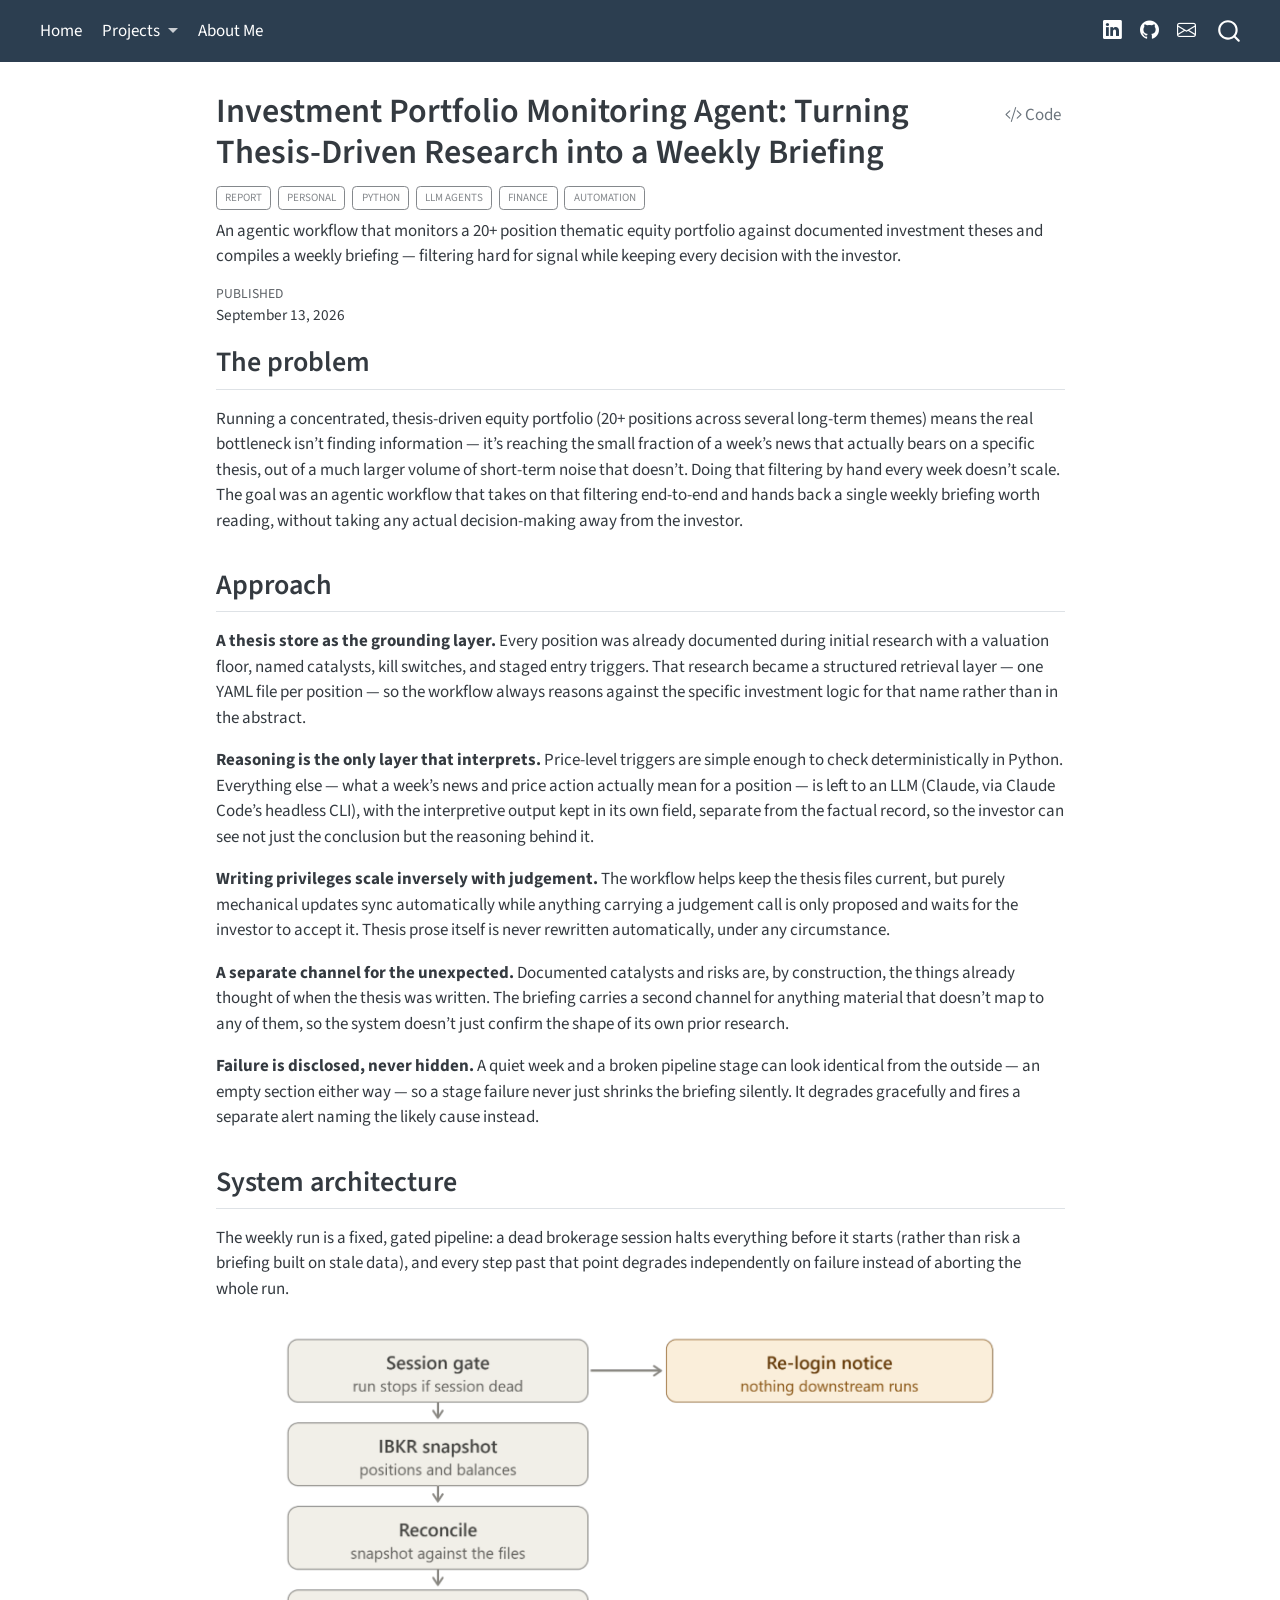
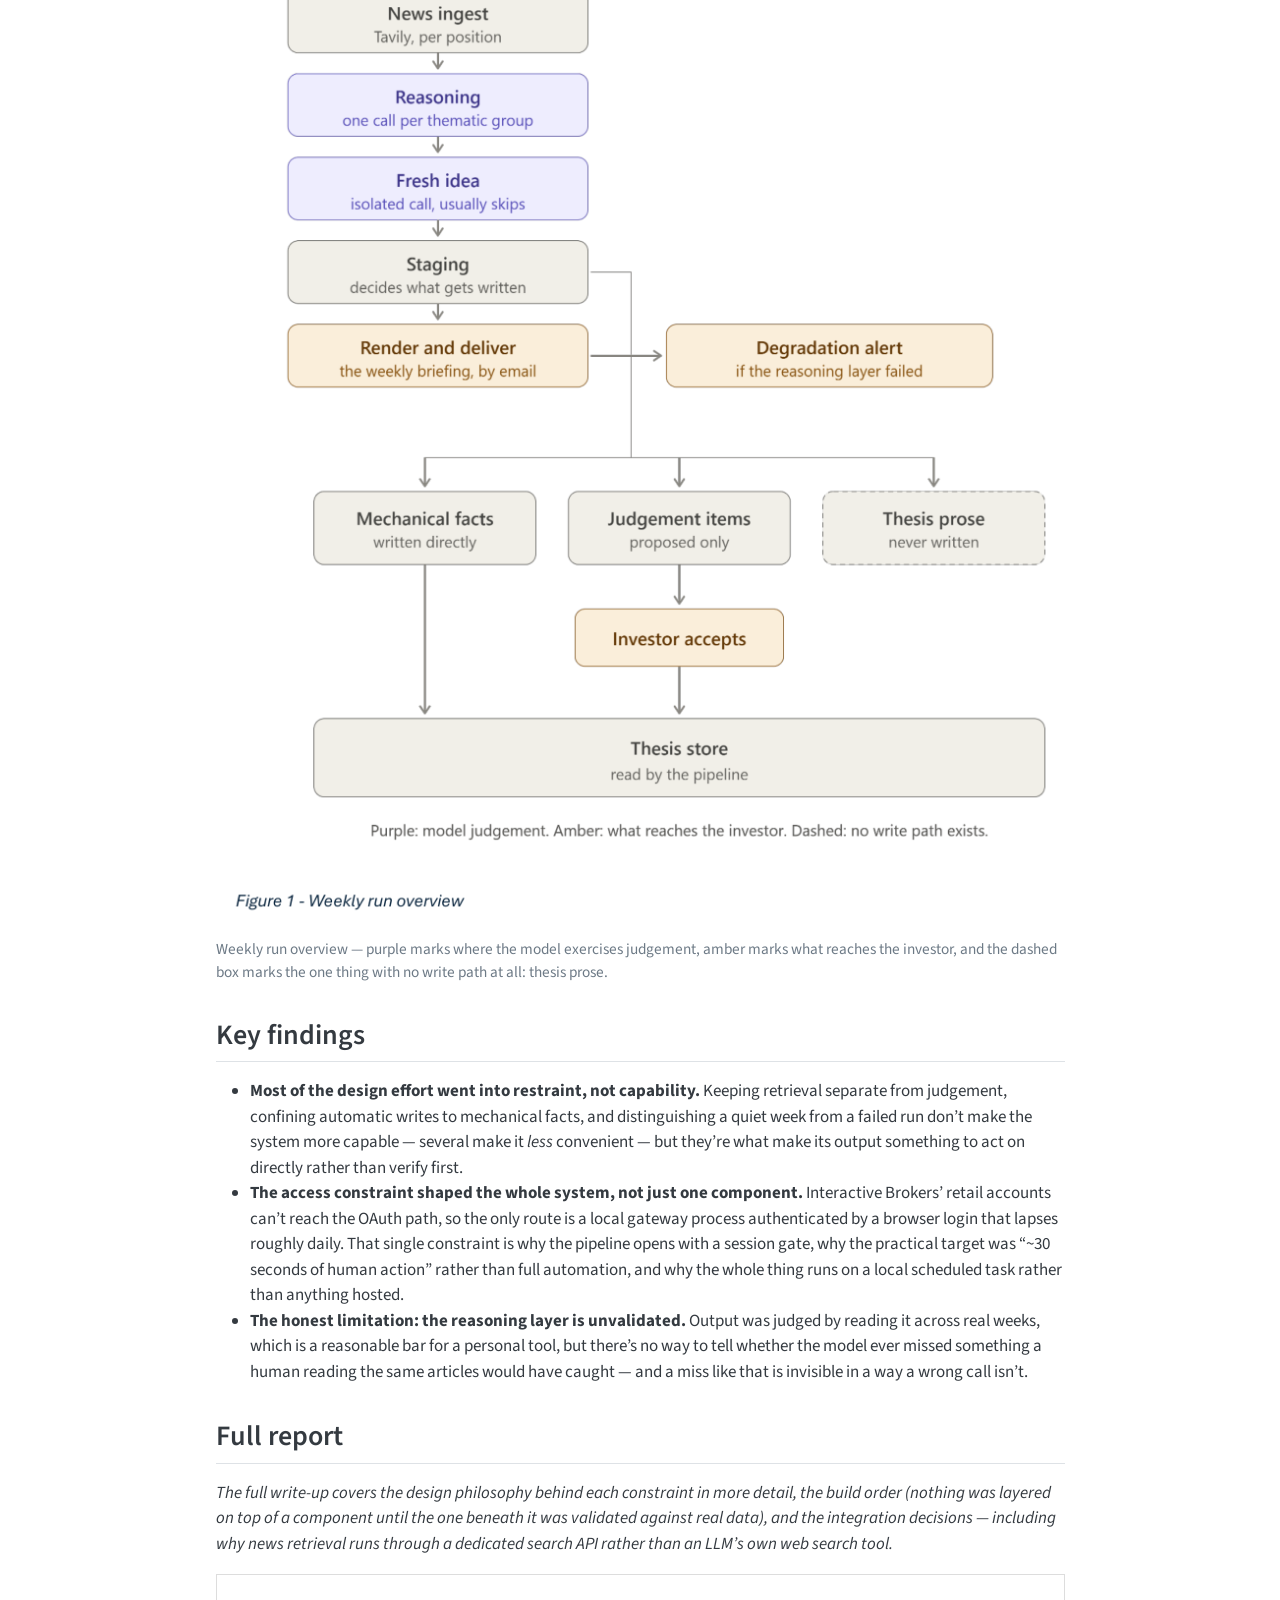
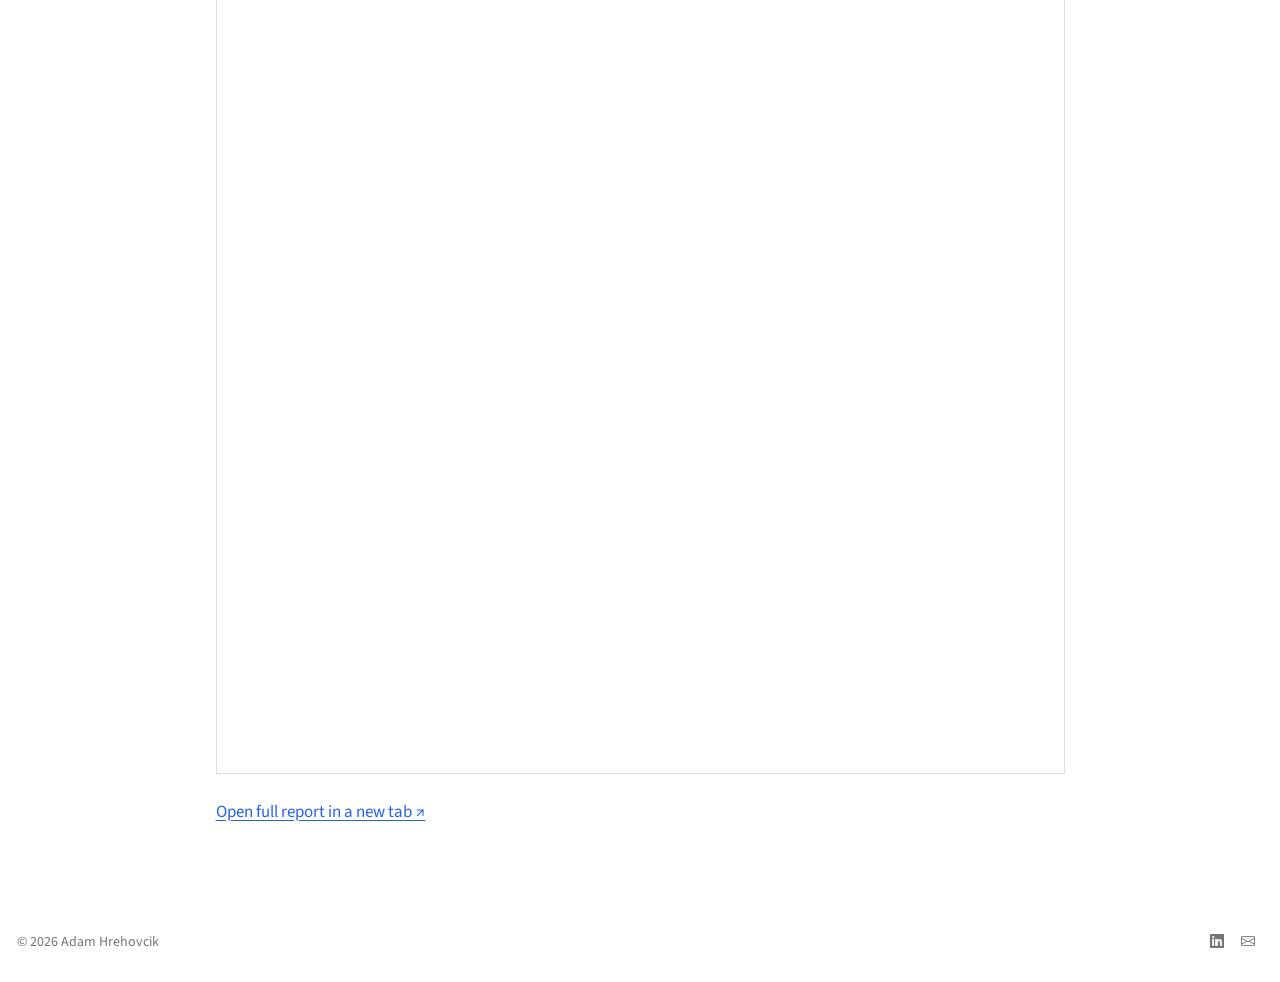
<file: docs/projects/portfolio-monitoring-agent.html>
<!DOCTYPE html>
<html xmlns="http://www.w3.org/1999/xhtml" lang="en" xml:lang="en"><head>

<meta charset="utf-8">
<meta name="generator" content="quarto-1.10.18">

<meta name="viewport" content="width=device-width, initial-scale=1.0, user-scalable=yes">

<meta name="dcterms.date" content="2026-09-13">
<meta name="description" content="An agentic workflow that monitors a 20+ position thematic equity portfolio against documented investment theses and compiles a weekly briefing — filtering hard for signal while keeping every decision with the investor.">

<title>Investment Portfolio Monitoring Agent: Turning Thesis-Driven Research into a Weekly Briefing – Adam Hrehovcik</title>
<style>
/* Default styles provided by pandoc.
** See https://pandoc.org/MANUAL.html#variables-for-html for config info.
*/
span.smallcaps{font-variant: small-caps;}
div.columns{display: flex; gap: 1.5em;}
div.column{flex: auto;}
@media screen {
div.columns{gap: min(4vw, 1.5em);}
div.column{overflow-x: auto;}
}
div.hanging-indent{margin-left: 1.5em; text-indent: -1.5em;}
ul.task-list{list-style: none;}
ul.task-list li input[type="checkbox"] {
  width: 0.8em;
  margin: 0 0.8em 0.2em -1em; /* quarto-specific, see https://github.com/quarto-dev/quarto-cli/issues/4556 */ 
  vertical-align: middle;
}
/* CSS for syntax highlighting */
html { -webkit-text-size-adjust: 100%; }
pre > code.sourceCode { white-space: pre; position: relative; }
pre > code.sourceCode > span { display: inline-block; line-height: 1.25; }
pre > code.sourceCode > span:empty { height: 1.2em; }
.sourceCode { overflow: visible; }
code.sourceCode > span { color: inherit; text-decoration: inherit; }
div.sourceCode { margin: 1em 0; }
pre.sourceCode { margin: 0; }
@media screen {
div.sourceCode { overflow: auto; }
}
@media print {
pre > code.sourceCode { white-space: pre-wrap; }
pre > code.sourceCode > span { text-indent: -5em; padding-left: 5em; }
}
pre.numberSource code
  { counter-reset: source-line 0; }
pre.numberSource code > span
  { position: relative; left: -4em; counter-increment: source-line; }
pre.numberSource code > span > a:first-child::before
  { content: counter(source-line);
    position: relative; left: -1em; text-align: right; vertical-align: baseline;
    border: none; display: inline-block;
    -webkit-touch-callout: none; -webkit-user-select: none;
    -khtml-user-select: none; -moz-user-select: none;
    -ms-user-select: none; user-select: none;
    padding: 0 4px; width: 4em;
  }
pre.numberSource { margin-left: 3em;  padding-left: 4px; }
div.sourceCode
  {   }
@media screen {
pre > code.sourceCode > span > a:first-child::before { text-decoration: underline; }
}
</style>


<script src="../site_libs/quarto-nav/quarto-nav.js"></script>
<script src="../site_libs/quarto-nav/headroom.min.js"></script>
<script src="../site_libs/clipboard/clipboard.min.js"></script>
<script src="../site_libs/quarto-search/autocomplete.umd.js"></script>
<script src="../site_libs/quarto-search/fuse.min.js"></script>
<script src="../site_libs/quarto-search/quarto-search.js"></script>
<meta name="quarto:offset" content="../">
<script src="../site_libs/quarto-html/quarto.js" type="module"></script>
<script src="../site_libs/quarto-html/tabsets/tabsets.js" type="module"></script>
<script src="../site_libs/quarto-html/popper.min.js"></script>
<script src="../site_libs/quarto-html/tippy.umd.min.js"></script>
<script src="../site_libs/quarto-html/anchor.min.js"></script>
<link href="../site_libs/quarto-html/tippy.css" rel="stylesheet">
<link href="../site_libs/quarto-html/quarto-syntax-highlighting-64a204ab8560d761af7679ceaba22944.css" rel="stylesheet" id="quarto-text-highlighting-styles">
<script src="../site_libs/bootstrap/bootstrap.min.js"></script>
<link href="../site_libs/bootstrap/bootstrap-icons.css" rel="stylesheet">
<link href="../site_libs/bootstrap/bootstrap-0a29e989004181ecb0bb1f75400d7e47.min.css" rel="stylesheet" append-hash="true" id="quarto-bootstrap" data-mode="light">
<script id="quarto-search-options" type="application/json">{
  "location": "navbar",
  "copy-button": false,
  "collapse-after": 3,
  "panel-placement": "end",
  "type": "overlay",
  "limit": 50,
  "keyboard-shortcut": [
    "f",
    "/",
    "s"
  ],
  "show-item-context": false,
  "language": {
    "search-no-results-text": "No results",
    "search-matching-documents-text": "matching documents",
    "search-copy-link-title": "Copy link to search",
    "search-hide-matches-text": "Hide additional matches",
    "search-more-match-text": "more match in this document",
    "search-more-matches-text": "more matches in this document",
    "search-clear-button-title": "Clear",
    "search-text-placeholder": "",
    "search-detached-cancel-button-title": "Cancel",
    "search-submit-button-title": "Submit",
    "search-label": "Search"
  }
}</script>


<link rel="stylesheet" href="../styles.css">
</head>

<body class="nav-fixed fullcontent quarto-light">

<div id="quarto-search-results"></div>
  <header id="quarto-header" class="headroom fixed-top">
    <nav class="navbar navbar-expand-lg " data-bs-theme="dark">
      <div class="navbar-container container-fluid">
            <div id="quarto-search" class="" title="Search"></div>
          <button class="navbar-toggler" type="button" data-bs-toggle="collapse" data-bs-target="#navbarCollapse" aria-controls="navbarCollapse" role="menu" aria-expanded="false" aria-label="Toggle navigation" onclick="if (window.quartoToggleHeadroom) { window.quartoToggleHeadroom(); }">
  <span class="navbar-toggler-icon"></span>
</button>
          <div class="collapse navbar-collapse" id="navbarCollapse">
            <ul class="navbar-nav navbar-nav-scroll me-auto">
  <li class="nav-item">
    <a class="nav-link" href="../index.html"> 
<span class="menu-text">Home</span></a>
  </li>  
  <li class="nav-item dropdown ">
    <a class="nav-link dropdown-toggle" href="#" id="nav-menu-projects" role="link" data-bs-toggle="dropdown" aria-expanded="false">
 <span class="menu-text">Projects</span>
    </a>
    <ul class="dropdown-menu" aria-labelledby="nav-menu-projects">    
        <li>
    <a class="dropdown-item" href="../machine-learning.html">
 <span class="dropdown-text">Machine Learning &amp; Data Science</span></a>
  </li>  
        <li>
    <a class="dropdown-item" href="../business-analytics.html">
 <span class="dropdown-text">Data &amp; Business Analytics</span></a>
  </li>  
    </ul>
  </li>
  <li class="nav-item">
    <a class="nav-link" href="../about.html"> 
<span class="menu-text">About Me</span></a>
  </li>  
</ul>
            <ul class="navbar-nav navbar-nav-scroll ms-auto">
  <li class="nav-item compact">
    <a class="nav-link" href="https://www.linkedin.com/in/adam-hrehovcik/"> <i class="bi bi-linkedin" role="img" aria-label="LinkedIn">
</i> 
<span class="menu-text"></span></a>
  </li>  
  <li class="nav-item compact">
    <a class="nav-link" href="https://github.com/AdamHrehovcik"> <i class="bi bi-github" role="img" aria-label="GitHub">
</i> 
<span class="menu-text"></span></a>
  </li>  
  <li class="nav-item compact">
    <a class="nav-link" href="mailto:adam.hrehovcik@gmail.com"> <i class="bi bi-envelope" role="img" aria-label="Email">
</i> 
<span class="menu-text"></span></a>
  </li>  
</ul>
          </div> <!-- /navcollapse -->
            <div class="quarto-navbar-tools">
</div>
      </div> <!-- /container-fluid -->
    </nav>
</header>
<!-- content -->
<div id="quarto-content" class="quarto-container page-columns page-rows-contents page-layout-article page-navbar">
<!-- sidebar -->
<!-- margin-sidebar -->
    
<!-- main -->
<main class="content" id="quarto-document-content">

<header id="title-block-header" class="quarto-title-block default">
<div class="quarto-title">
<div class="quarto-title-block"><div><h1 class="title">Investment Portfolio Monitoring Agent: Turning Thesis-Driven Research into a Weekly Briefing</h1><button type="button" class="btn code-tools-button" id="quarto-code-tools-source"><i class="bi"></i> Code</button></div></div>
  <div class="quarto-categories">
    <div class="quarto-category">Report</div>
    <div class="quarto-category">Personal</div>
    <div class="quarto-category">Python</div>
    <div class="quarto-category">LLM Agents</div>
    <div class="quarto-category">Finance</div>
    <div class="quarto-category">Automation</div>
  </div>
  </div>

<div>
  <div class="description">
    An agentic workflow that monitors a 20+ position thematic equity portfolio against documented investment theses and compiles a weekly briefing — filtering hard for signal while keeping every decision with the investor.
  </div>
</div>


<div class="quarto-title-meta">

    
    <div>
    <div class="quarto-title-meta-heading">Published</div>
    <div class="quarto-title-meta-contents">
      <p class="date">September 13, 2026</p>
    </div>
  </div>
  
    
  </div>
  


</header>


<section id="the-problem" class="level2">
<h2 class="anchored" data-anchor-id="the-problem">The problem</h2>
<p>Running a concentrated, thesis-driven equity portfolio (20+ positions across several long-term themes) means the real bottleneck isn’t finding information — it’s reaching the small fraction of a week’s news that actually bears on a specific thesis, out of a much larger volume of short-term noise that doesn’t. Doing that filtering by hand every week doesn’t scale. The goal was an agentic workflow that takes on that filtering end-to-end and hands back a single weekly briefing worth reading, without taking any actual decision-making away from the investor.</p>
</section>
<section id="approach" class="level2">
<h2 class="anchored" data-anchor-id="approach">Approach</h2>
<p><strong>A thesis store as the grounding layer.</strong> Every position was already documented during initial research with a valuation floor, named catalysts, kill switches, and staged entry triggers. That research became a structured retrieval layer — one YAML file per position — so the workflow always reasons against the specific investment logic for that name rather than in the abstract.</p>
<p><strong>Reasoning is the only layer that interprets.</strong> Price-level triggers are simple enough to check deterministically in Python. Everything else — what a week’s news and price action actually mean for a position — is left to an LLM (Claude, via Claude Code’s headless CLI), with the interpretive output kept in its own field, separate from the factual record, so the investor can see not just the conclusion but the reasoning behind it.</p>
<p><strong>Writing privileges scale inversely with judgement.</strong> The workflow helps keep the thesis files current, but purely mechanical updates sync automatically while anything carrying a judgement call is only proposed and waits for the investor to accept it. Thesis prose itself is never rewritten automatically, under any circumstance.</p>
<p><strong>A separate channel for the unexpected.</strong> Documented catalysts and risks are, by construction, the things already thought of when the thesis was written. The briefing carries a second channel for anything material that doesn’t map to any of them, so the system doesn’t just confirm the shape of its own prior research.</p>
<p><strong>Failure is disclosed, never hidden.</strong> A quiet week and a broken pipeline stage can look identical from the outside — an empty section either way — so a stage failure never just shrinks the briefing silently. It degrades gracefully and fires a separate alert naming the likely cause instead.</p>
</section>
<section id="system-architecture" class="level2">
<h2 class="anchored" data-anchor-id="system-architecture">System architecture</h2>
<p>The weekly run is a fixed, gated pipeline: a dead brokerage session halts everything before it starts (rather than risk a briefing built on stale data), and every step past that point degrades independently on failure instead of aborting the whole run.</p>
<div class="quarto-figure quarto-figure-center">
<figure class="figure">
<p><img src="images/portfolio-monitoring-agent-diagram.png" class="img-fluid figure-img"></p>
<figcaption>Weekly run overview — purple marks where the model exercises judgement, amber marks what reaches the investor, and the dashed box marks the one thing with no write path at all: thesis prose.</figcaption>
</figure>
</div>
</section>
<section id="key-findings" class="level2">
<h2 class="anchored" data-anchor-id="key-findings">Key findings</h2>
<ul>
<li><strong>Most of the design effort went into restraint, not capability.</strong> Keeping retrieval separate from judgement, confining automatic writes to mechanical facts, and distinguishing a quiet week from a failed run don’t make the system more capable — several make it <em>less</em> convenient — but they’re what make its output something to act on directly rather than verify first.</li>
<li><strong>The access constraint shaped the whole system, not just one component.</strong> Interactive Brokers’ retail accounts can’t reach the OAuth path, so the only route is a local gateway process authenticated by a browser login that lapses roughly daily. That single constraint is why the pipeline opens with a session gate, why the practical target was “~30 seconds of human action” rather than full automation, and why the whole thing runs on a local scheduled task rather than anything hosted.</li>
<li><strong>The honest limitation: the reasoning layer is unvalidated.</strong> Output was judged by reading it across real weeks, which is a reasonable bar for a personal tool, but there’s no way to tell whether the model ever missed something a human reading the same articles would have caught — and a miss like that is invisible in a way a wrong call isn’t.</li>
</ul>
</section>
<section id="full-report" class="level2">
<h2 class="anchored" data-anchor-id="full-report">Full report</h2>
<p><em>The full write-up covers the design philosophy behind each constraint in more detail, the build order (nothing was layered on top of a component until the one beneath it was validated against real data), and the integration decisions — including why news retrieval runs through a dedicated search API rather than an LLM’s own web search tool.</em></p>
<iframe src="../files/portfolio-monitoring-agent/portfolio-monitoring-agent-report.pdf" width="100%" height="800px" style="border:1px solid #ddd;">
</iframe>
<p><a href="../files/portfolio-monitoring-agent/portfolio-monitoring-agent-report.pdf" target="_blank">Open full report in a new tab ↗</a></p>
<!-- Full source not linked here -- the codebase reads directly from a live
brokerage session and personal thesis files, and the report above already
covers the architecture and design reasoning in full. -->


<!-- -->

</section>

</main> <!-- /main -->
<script id="quarto-html-after-body" type="application/javascript">
  window.document.addEventListener("DOMContentLoaded", function (event) {
    const icon = "";
    const anchorJS = new window.AnchorJS();
    anchorJS.options = {
      placement: 'right',
      icon: icon
    };
    anchorJS.add('.anchored');
    const isCodeAnnotation = (el) => {
      for (const clz of el.classList) {
        if (clz.startsWith('code-annotation-')) {                     
          return true;
        }
      }
      return false;
    }
    const onCopySuccess = function(e) {
      // button target
      const button = e.trigger;
      // don't keep focus
      button.blur();
      // flash "checked"
      button.classList.add('code-copy-button-checked');
      var currentTitle = button.getAttribute("title");
      button.setAttribute("title", "Copied!");
      let tooltip;
      if (window.bootstrap) {
        button.setAttribute("data-bs-toggle", "tooltip");
        button.setAttribute("data-bs-placement", "left");
        button.setAttribute("data-bs-title", "Copied!");
        tooltip = new bootstrap.Tooltip(button, 
          { trigger: "manual", 
            customClass: "code-copy-button-tooltip",
            offset: [0, -8]});
        tooltip.show();    
      }
      setTimeout(function() {
        if (tooltip) {
          tooltip.hide();
          button.removeAttribute("data-bs-title");
          button.removeAttribute("data-bs-toggle");
          button.removeAttribute("data-bs-placement");
        }
        button.setAttribute("title", currentTitle);
        button.classList.remove('code-copy-button-checked');
      }, 1000);
      // clear code selection
      e.clearSelection();
    }
    const getTextToCopy = function(trigger) {
      const outerScaffold = trigger.parentElement.cloneNode(true);
      const codeEl = outerScaffold.querySelector('code');
      for (const childEl of codeEl.children) {
        if (isCodeAnnotation(childEl)) {
          childEl.remove();
        }
      }
      return codeEl.innerText;
    }
    const clipboard = new window.ClipboardJS('.code-copy-button:not([data-in-quarto-modal])', {
      text: getTextToCopy
    });
    clipboard.on('success', onCopySuccess);
    if (window.document.getElementById('quarto-embedded-source-code-modal')) {
      const clipboardModal = new window.ClipboardJS('.code-copy-button[data-in-quarto-modal]', {
        text: getTextToCopy,
        container: window.document.getElementById('quarto-embedded-source-code-modal')
      });
      clipboardModal.on('success', onCopySuccess);
    }
    const viewSource = window.document.getElementById('quarto-view-source') ||
                       window.document.getElementById('quarto-code-tools-source');
    if (viewSource) {
      const sourceUrl = viewSource.getAttribute("data-quarto-source-url");
      viewSource.addEventListener("click", function(e) {
        if (sourceUrl) {
          // rstudio viewer pane
          if (/\bcapabilities=\b/.test(window.location)) {
            window.open(sourceUrl);
          } else {
            window.location.href = sourceUrl;
          }
        } else {
          const modal = new bootstrap.Modal(document.getElementById('quarto-embedded-source-code-modal'));
          modal.show();
        }
        return false;
      });
    }
    function toggleCodeHandler(show) {
      return function(e) {
        const cellDetails = window.document.querySelectorAll(".cell details.code-fold");
        for (let i=0; i<cellDetails.length; i++) {
          const details = cellDetails[i];
          if (show) {
            details.open = true;
          } else {
            details.removeAttribute("open");
          }
        }
        const cellCodeDivs = window.document.querySelectorAll(".cell div.sourceCode.cell-code");
        const fromCls = show ? "hidden" : "unhidden";
        const toCls = show ? "unhidden" : "hidden";
        for (let i=0; i<cellCodeDivs.length; i++) {
          const codeDiv = cellCodeDivs[i];
          if (codeDiv.classList.contains(fromCls)) {
            codeDiv.classList.remove(fromCls);
            codeDiv.classList.add(toCls);
          } 
        }
        return false;
      }
    }
    const hideAllCode = window.document.getElementById("quarto-hide-all-code");
    if (hideAllCode) {
      hideAllCode.addEventListener("click", toggleCodeHandler(false));
    }
    const showAllCode = window.document.getElementById("quarto-show-all-code");
    if (showAllCode) {
      showAllCode.addEventListener("click", toggleCodeHandler(true));
    }
      var localhostRegex = new RegExp(/^(?:http|https):\/\/localhost\:?[0-9]*\//);
      var mailtoRegex = new RegExp(/^mailto:/);
        var filterRegex = new RegExp("https:\/\/adamhrehovcik\.github\.io\/Personal-Project-Portfolio");
      var isInternal = (href) => {
          return filterRegex.test(href) || localhostRegex.test(href) || mailtoRegex.test(href);
      }
      // Inspect non-navigation links and adorn them if external
     var links = window.document.querySelectorAll('a[href]:not(.nav-link):not(.navbar-brand):not(.toc-action):not(.sidebar-link):not(.sidebar-item-toggle):not(.pagination-link):not(.no-external):not([aria-hidden]):not(.dropdown-item):not(.quarto-navigation-tool):not(.about-link)');
      for (var i=0; i<links.length; i++) {
        const link = links[i];
        if (!isInternal(link.href)) {
          // undo the damage that might have been done by quarto-nav.js in the case of
          // links that we want to consider external
          if (link.dataset.originalHref !== undefined) {
            link.href = link.dataset.originalHref;
          }
        }
      }
    function tippyHover(el, contentFn, onTriggerFn, onUntriggerFn) {
      const config = {
        allowHTML: true,
        maxWidth: 500,
        delay: 100,
        arrow: false,
        appendTo: function(el) {
            return el.parentElement;
        },
        interactive: true,
        interactiveBorder: 10,
        theme: 'quarto',
        placement: 'bottom-start',
      };
      if (contentFn) {
        config.content = contentFn;
      }
      if (onTriggerFn) {
        config.onTrigger = onTriggerFn;
      }
      if (onUntriggerFn) {
        config.onUntrigger = onUntriggerFn;
      }
      window.tippy(el, config); 
    }
    const noterefs = window.document.querySelectorAll('a[role="doc-noteref"]');
    for (var i=0; i<noterefs.length; i++) {
      const ref = noterefs[i];
      tippyHover(ref, function() {
        // use id or data attribute instead here
        let href = ref.getAttribute('data-footnote-href') || ref.getAttribute('href');
        try { href = new URL(href).hash; } catch {}
        const id = href.replace(/^#\/?/, "");
        const note = window.document.getElementById(id);
        if (note) {
          return note.innerHTML;
        } else {
          return "";
        }
      });
    }
    const xrefs = window.document.querySelectorAll('a.quarto-xref');
    const processXRef = (id, note) => {
      // Strip column container classes
      const stripColumnClz = (el) => {
        el.classList.remove("page-full", "page-columns");
        if (el.children) {
          for (const child of el.children) {
            stripColumnClz(child);
          }
        }
      }
      stripColumnClz(note)
      if (id === null || id.startsWith('sec-')) {
        // Special case sections, only their first couple elements
        const container = document.createElement("div");
        if (note.children && note.children.length > 2) {
          container.appendChild(note.children[0].cloneNode(true));
          for (let i = 1; i < note.children.length; i++) {
            const child = note.children[i];
            if (child.tagName === "P" && child.innerText === "") {
              continue;
            } else {
              container.appendChild(child.cloneNode(true));
              break;
            }
          }
          if (window.Quarto?.typesetMath) {
            window.Quarto.typesetMath(container);
          }
          return container.innerHTML
        } else {
          if (window.Quarto?.typesetMath) {
            window.Quarto.typesetMath(note);
          }
          return note.innerHTML;
        }
      } else {
        // Remove any anchor links if they are present
        const anchorLink = note.querySelector('a.anchorjs-link');
        if (anchorLink) {
          anchorLink.remove();
        }
        if (window.Quarto?.typesetMath) {
          window.Quarto.typesetMath(note);
        }
        if (note.classList.contains("callout")) {
          return note.outerHTML;
        } else {
          return note.innerHTML;
        }
      }
    }
    for (var i=0; i<xrefs.length; i++) {
      const xref = xrefs[i];
      tippyHover(xref, undefined, function(instance) {
        instance.disable();
        let url = xref.getAttribute('href');
        let hash = undefined; 
        if (url.startsWith('#')) {
          hash = url;
        } else {
          try { hash = new URL(url).hash; } catch {}
        }
        if (hash) {
          const id = hash.replace(/^#\/?/, "");
          const note = window.document.getElementById(id);
          if (note !== null) {
            try {
              const html = processXRef(id, note.cloneNode(true));
              instance.setContent(html);
            } finally {
              instance.enable();
              instance.show();
            }
          } else {
            // See if we can fetch this
            fetch(url.split('#')[0])
            .then(res => res.text())
            .then(html => {
              const parser = new DOMParser();
              const htmlDoc = parser.parseFromString(html, "text/html");
              const note = htmlDoc.getElementById(id);
              if (note !== null) {
                const html = processXRef(id, note);
                instance.setContent(html);
              } 
            }).finally(() => {
              instance.enable();
              instance.show();
            });
          }
        } else {
          // See if we can fetch a full url (with no hash to target)
          // This is a special case and we should probably do some content thinning / targeting
          fetch(url)
          .then(res => res.text())
          .then(html => {
            const parser = new DOMParser();
            const htmlDoc = parser.parseFromString(html, "text/html");
            const note = htmlDoc.querySelector('main.content');
            if (note !== null) {
              // This should only happen for chapter cross references
              // (since there is no id in the URL)
              // remove the first header
              if (note.children.length > 0 && note.children[0].tagName === "HEADER") {
                note.children[0].remove();
              }
              const html = processXRef(null, note);
              instance.setContent(html);
            } 
          }).finally(() => {
            instance.enable();
            instance.show();
          });
        }
      }, function(instance) {
      });
    }
        let selectedAnnoteEl;
        const selectorForAnnotation = ( cell, annotation) => {
          let cellAttr = 'data-code-cell="' + cell + '"';
          let lineAttr = 'data-code-annotation="' +  annotation + '"';
          const selector = 'span[' + cellAttr + '][' + lineAttr + ']';
          return selector;
        }
        const selectCodeLines = (annoteEl) => {
          const doc = window.document;
          const targetCell = annoteEl.getAttribute("data-target-cell");
          const targetAnnotation = annoteEl.getAttribute("data-target-annotation");
          const annoteSpan = window.document.querySelector(selectorForAnnotation(targetCell, targetAnnotation));
          const lines = annoteSpan.getAttribute("data-code-lines").split(",");
          const lineIds = lines.map((line) => {
            return targetCell + "-" + line;
          })
          let top = null;
          let height = null;
          let parent = null;
          if (lineIds.length > 0) {
              //compute the position of the single el (top and bottom and make a div)
              const el = window.document.getElementById(lineIds[0]);
              top = el.offsetTop;
              height = el.offsetHeight;
              parent = el.parentElement.parentElement;
            if (lineIds.length > 1) {
              const lastEl = window.document.getElementById(lineIds[lineIds.length - 1]);
              const bottom = lastEl.offsetTop + lastEl.offsetHeight;
              height = bottom - top;
            }
            if (top !== null && height !== null && parent !== null) {
              // cook up a div (if necessary) and position it 
              let div = window.document.getElementById("code-annotation-line-highlight");
              if (div === null) {
                div = window.document.createElement("div");
                div.setAttribute("id", "code-annotation-line-highlight");
                div.style.position = 'absolute';
                parent.appendChild(div);
              }
              div.style.top = top - 2 + "px";
              div.style.height = height + 4 + "px";
              div.style.left = 0;
              let gutterDiv = window.document.getElementById("code-annotation-line-highlight-gutter");
              if (gutterDiv === null) {
                gutterDiv = window.document.createElement("div");
                gutterDiv.setAttribute("id", "code-annotation-line-highlight-gutter");
                gutterDiv.style.position = 'absolute';
                const codeCell = window.document.getElementById(targetCell);
                const gutter = codeCell.querySelector('.code-annotation-gutter');
                gutter.appendChild(gutterDiv);
              }
              gutterDiv.style.top = top - 2 + "px";
              gutterDiv.style.height = height + 4 + "px";
            }
            selectedAnnoteEl = annoteEl;
          }
        };
        const unselectCodeLines = () => {
          const elementsIds = ["code-annotation-line-highlight", "code-annotation-line-highlight-gutter"];
          elementsIds.forEach((elId) => {
            const div = window.document.getElementById(elId);
            if (div) {
              div.remove();
            }
          });
          selectedAnnoteEl = undefined;
        };
          // Handle positioning of the toggle
      window.addEventListener(
        "resize",
        throttle(() => {
          elRect = undefined;
          if (selectedAnnoteEl) {
            selectCodeLines(selectedAnnoteEl);
          }
        }, 10)
      );
      function throttle(fn, ms) {
      let throttle = false;
      let timer;
        return (...args) => {
          if(!throttle) { // first call gets through
              fn.apply(this, args);
              throttle = true;
          } else { // all the others get throttled
              if(timer) clearTimeout(timer); // cancel #2
              timer = setTimeout(() => {
                fn.apply(this, args);
                timer = throttle = false;
              }, ms);
          }
        };
      }
        // Attach click handler to the DT
        const annoteDls = window.document.querySelectorAll('dt[data-target-cell]');
        for (const annoteDlNode of annoteDls) {
          annoteDlNode.addEventListener('click', (event) => {
            const clickedEl = event.target;
            if (clickedEl !== selectedAnnoteEl) {
              unselectCodeLines();
              const activeEl = window.document.querySelector('dt[data-target-cell].code-annotation-active');
              if (activeEl) {
                activeEl.classList.remove('code-annotation-active');
              }
              selectCodeLines(clickedEl);
              clickedEl.classList.add('code-annotation-active');
            } else {
              // Unselect the line
              unselectCodeLines();
              clickedEl.classList.remove('code-annotation-active');
            }
          });
        }
    const findCites = (el) => {
      const parentEl = el.parentElement;
      if (parentEl) {
        const cites = parentEl.dataset.cites;
        if (cites) {
          return {
            el,
            cites: cites.split(' ')
          };
        } else {
          return findCites(el.parentElement)
        }
      } else {
        return undefined;
      }
    };
    var bibliorefs = window.document.querySelectorAll('a[role="doc-biblioref"]');
    for (var i=0; i<bibliorefs.length; i++) {
      const ref = bibliorefs[i];
      const citeInfo = findCites(ref);
      if (citeInfo) {
        tippyHover(citeInfo.el, function() {
          var popup = window.document.createElement('div');
          citeInfo.cites.forEach(function(cite) {
            var citeDiv = window.document.createElement('div');
            citeDiv.classList.add('hanging-indent');
            citeDiv.classList.add('csl-entry');
            var biblioDiv = window.document.getElementById('ref-' + cite);
            if (biblioDiv) {
              citeDiv.innerHTML = biblioDiv.innerHTML;
            }
            popup.appendChild(citeDiv);
          });
          return popup.innerHTML;
        });
      }
    }
  });
  </script><div class="modal fade" id="quarto-embedded-source-code-modal" tabindex="-1" aria-labelledby="quarto-embedded-source-code-modal-label" aria-hidden="true"><div class="modal-dialog modal-dialog-scrollable"><div class="modal-content"><div class="modal-header"><h5 class="modal-title" id="quarto-embedded-source-code-modal-label">Source Code</h5><button class="btn-close" data-bs-dismiss="modal"></button></div><div class="modal-body"><div class="">
<div class="code-copy-outer-scaffold"><div class="sourceCode" id="cb1" data-shortcodes="false"><pre class="sourceCode markdown code-with-copy"><code class="sourceCode markdown"><span id="cb1-1"><a href="#cb1-1" aria-hidden="true" tabindex="-1"></a><span class="co">---</span></span>
<span id="cb1-2"><a href="#cb1-2" aria-hidden="true" tabindex="-1"></a><span class="an">title:</span><span class="co"> "Investment Portfolio Monitoring Agent: Turning Thesis-Driven Research into a Weekly Briefing"</span></span>
<span id="cb1-3"><a href="#cb1-3" aria-hidden="true" tabindex="-1"></a><span class="an">description:</span><span class="co"> "An agentic workflow that monitors a 20+ position thematic equity portfolio against documented investment theses and compiles a weekly briefing — filtering hard for signal while keeping every decision with the investor."</span></span>
<span id="cb1-4"><a href="#cb1-4" aria-hidden="true" tabindex="-1"></a><span class="an">date:</span><span class="co"> 2026-09-13</span></span>
<span id="cb1-5"><a href="#cb1-5" aria-hidden="true" tabindex="-1"></a><span class="an">categories:</span><span class="co"> [Report, Personal, Python, LLM Agents, Finance, Automation]</span></span>
<span id="cb1-6"><a href="#cb1-6" aria-hidden="true" tabindex="-1"></a><span class="an">image:</span><span class="co"> images/portfolio-monitoring-agent-thumb.png</span></span>
<span id="cb1-7"><a href="#cb1-7" aria-hidden="true" tabindex="-1"></a><span class="co">---</span></span>
<span id="cb1-8"><a href="#cb1-8" aria-hidden="true" tabindex="-1"></a></span>
<span id="cb1-9"><a href="#cb1-9" aria-hidden="true" tabindex="-1"></a><span class="fu">## The problem</span></span>
<span id="cb1-10"><a href="#cb1-10" aria-hidden="true" tabindex="-1"></a></span>
<span id="cb1-11"><a href="#cb1-11" aria-hidden="true" tabindex="-1"></a>Running a concentrated, thesis-driven equity portfolio (20+ positions across</span>
<span id="cb1-12"><a href="#cb1-12" aria-hidden="true" tabindex="-1"></a>several long-term themes) means the real bottleneck isn't finding</span>
<span id="cb1-13"><a href="#cb1-13" aria-hidden="true" tabindex="-1"></a>information — it's reaching the small fraction of a week's news that</span>
<span id="cb1-14"><a href="#cb1-14" aria-hidden="true" tabindex="-1"></a>actually bears on a specific thesis, out of a much larger volume of</span>
<span id="cb1-15"><a href="#cb1-15" aria-hidden="true" tabindex="-1"></a>short-term noise that doesn't. Doing that filtering by hand every week</span>
<span id="cb1-16"><a href="#cb1-16" aria-hidden="true" tabindex="-1"></a>doesn't scale. The goal was an agentic workflow that takes on that filtering</span>
<span id="cb1-17"><a href="#cb1-17" aria-hidden="true" tabindex="-1"></a>end-to-end and hands back a single weekly briefing worth reading, without</span>
<span id="cb1-18"><a href="#cb1-18" aria-hidden="true" tabindex="-1"></a>taking any actual decision-making away from the investor.</span>
<span id="cb1-19"><a href="#cb1-19" aria-hidden="true" tabindex="-1"></a></span>
<span id="cb1-20"><a href="#cb1-20" aria-hidden="true" tabindex="-1"></a><span class="fu">## Approach</span></span>
<span id="cb1-21"><a href="#cb1-21" aria-hidden="true" tabindex="-1"></a></span>
<span id="cb1-22"><a href="#cb1-22" aria-hidden="true" tabindex="-1"></a>**A thesis store as the grounding layer.** Every position was already</span>
<span id="cb1-23"><a href="#cb1-23" aria-hidden="true" tabindex="-1"></a>documented during initial research with a valuation floor, named catalysts,</span>
<span id="cb1-24"><a href="#cb1-24" aria-hidden="true" tabindex="-1"></a>kill switches, and staged entry triggers. That research became a structured</span>
<span id="cb1-25"><a href="#cb1-25" aria-hidden="true" tabindex="-1"></a>retrieval layer — one YAML file per position — so the workflow always</span>
<span id="cb1-26"><a href="#cb1-26" aria-hidden="true" tabindex="-1"></a>reasons against the specific investment logic for that name rather than in</span>
<span id="cb1-27"><a href="#cb1-27" aria-hidden="true" tabindex="-1"></a>the abstract.</span>
<span id="cb1-28"><a href="#cb1-28" aria-hidden="true" tabindex="-1"></a></span>
<span id="cb1-29"><a href="#cb1-29" aria-hidden="true" tabindex="-1"></a>**Reasoning is the only layer that interprets.** Price-level triggers are</span>
<span id="cb1-30"><a href="#cb1-30" aria-hidden="true" tabindex="-1"></a>simple enough to check deterministically in Python. Everything else — what</span>
<span id="cb1-31"><a href="#cb1-31" aria-hidden="true" tabindex="-1"></a>a week's news and price action actually mean for a position — is left to an</span>
<span id="cb1-32"><a href="#cb1-32" aria-hidden="true" tabindex="-1"></a>LLM (Claude, via Claude Code's headless CLI), with the interpretive output</span>
<span id="cb1-33"><a href="#cb1-33" aria-hidden="true" tabindex="-1"></a>kept in its own field, separate from the factual record, so the investor can</span>
<span id="cb1-34"><a href="#cb1-34" aria-hidden="true" tabindex="-1"></a>see not just the conclusion but the reasoning behind it.</span>
<span id="cb1-35"><a href="#cb1-35" aria-hidden="true" tabindex="-1"></a></span>
<span id="cb1-36"><a href="#cb1-36" aria-hidden="true" tabindex="-1"></a>**Writing privileges scale inversely with judgement.** The workflow helps</span>
<span id="cb1-37"><a href="#cb1-37" aria-hidden="true" tabindex="-1"></a>keep the thesis files current, but purely mechanical updates sync</span>
<span id="cb1-38"><a href="#cb1-38" aria-hidden="true" tabindex="-1"></a>automatically while anything carrying a judgement call is only proposed and</span>
<span id="cb1-39"><a href="#cb1-39" aria-hidden="true" tabindex="-1"></a>waits for the investor to accept it. Thesis prose itself is never rewritten</span>
<span id="cb1-40"><a href="#cb1-40" aria-hidden="true" tabindex="-1"></a>automatically, under any circumstance.</span>
<span id="cb1-41"><a href="#cb1-41" aria-hidden="true" tabindex="-1"></a></span>
<span id="cb1-42"><a href="#cb1-42" aria-hidden="true" tabindex="-1"></a>**A separate channel for the unexpected.** Documented catalysts and risks</span>
<span id="cb1-43"><a href="#cb1-43" aria-hidden="true" tabindex="-1"></a>are, by construction, the things already thought of when the thesis was</span>
<span id="cb1-44"><a href="#cb1-44" aria-hidden="true" tabindex="-1"></a>written. The briefing carries a second channel for anything material that</span>
<span id="cb1-45"><a href="#cb1-45" aria-hidden="true" tabindex="-1"></a>doesn't map to any of them, so the system doesn't just confirm the shape of</span>
<span id="cb1-46"><a href="#cb1-46" aria-hidden="true" tabindex="-1"></a>its own prior research.</span>
<span id="cb1-47"><a href="#cb1-47" aria-hidden="true" tabindex="-1"></a></span>
<span id="cb1-48"><a href="#cb1-48" aria-hidden="true" tabindex="-1"></a>**Failure is disclosed, never hidden.** A quiet week and a broken pipeline</span>
<span id="cb1-49"><a href="#cb1-49" aria-hidden="true" tabindex="-1"></a>stage can look identical from the outside — an empty section either way —</span>
<span id="cb1-50"><a href="#cb1-50" aria-hidden="true" tabindex="-1"></a>so a stage failure never just shrinks the briefing silently. It degrades</span>
<span id="cb1-51"><a href="#cb1-51" aria-hidden="true" tabindex="-1"></a>gracefully and fires a separate alert naming the likely cause instead.</span>
<span id="cb1-52"><a href="#cb1-52" aria-hidden="true" tabindex="-1"></a></span>
<span id="cb1-53"><a href="#cb1-53" aria-hidden="true" tabindex="-1"></a><span class="fu">## System architecture</span></span>
<span id="cb1-54"><a href="#cb1-54" aria-hidden="true" tabindex="-1"></a></span>
<span id="cb1-55"><a href="#cb1-55" aria-hidden="true" tabindex="-1"></a>The weekly run is a fixed, gated pipeline: a dead brokerage session halts</span>
<span id="cb1-56"><a href="#cb1-56" aria-hidden="true" tabindex="-1"></a>everything before it starts (rather than risk a briefing built on stale</span>
<span id="cb1-57"><a href="#cb1-57" aria-hidden="true" tabindex="-1"></a>data), and every step past that point degrades independently on failure</span>
<span id="cb1-58"><a href="#cb1-58" aria-hidden="true" tabindex="-1"></a>instead of aborting the whole run.</span>
<span id="cb1-59"><a href="#cb1-59" aria-hidden="true" tabindex="-1"></a></span>
<span id="cb1-60"><a href="#cb1-60" aria-hidden="true" tabindex="-1"></a><span class="al">![Weekly run overview — purple marks where the model exercises judgement, amber marks what reaches the investor, and the dashed box marks the one thing with no write path at all: thesis prose.](images/portfolio-monitoring-agent-diagram.png)</span></span>
<span id="cb1-61"><a href="#cb1-61" aria-hidden="true" tabindex="-1"></a></span>
<span id="cb1-62"><a href="#cb1-62" aria-hidden="true" tabindex="-1"></a><span class="fu">## Key findings</span></span>
<span id="cb1-63"><a href="#cb1-63" aria-hidden="true" tabindex="-1"></a></span>
<span id="cb1-64"><a href="#cb1-64" aria-hidden="true" tabindex="-1"></a><span class="ss">- </span>**Most of the design effort went into restraint, not capability.** Keeping</span>
<span id="cb1-65"><a href="#cb1-65" aria-hidden="true" tabindex="-1"></a>  retrieval separate from judgement, confining automatic writes to</span>
<span id="cb1-66"><a href="#cb1-66" aria-hidden="true" tabindex="-1"></a>  mechanical facts, and distinguishing a quiet week from a failed run don't</span>
<span id="cb1-67"><a href="#cb1-67" aria-hidden="true" tabindex="-1"></a>  make the system more capable — several make it *less* convenient — but</span>
<span id="cb1-68"><a href="#cb1-68" aria-hidden="true" tabindex="-1"></a>  they're what make its output something to act on directly rather than</span>
<span id="cb1-69"><a href="#cb1-69" aria-hidden="true" tabindex="-1"></a>  verify first.</span>
<span id="cb1-70"><a href="#cb1-70" aria-hidden="true" tabindex="-1"></a><span class="ss">- </span>**The access constraint shaped the whole system, not just one component.**</span>
<span id="cb1-71"><a href="#cb1-71" aria-hidden="true" tabindex="-1"></a>  Interactive Brokers' retail accounts can't reach the OAuth path, so the</span>
<span id="cb1-72"><a href="#cb1-72" aria-hidden="true" tabindex="-1"></a>  only route is a local gateway process authenticated by a browser login</span>
<span id="cb1-73"><a href="#cb1-73" aria-hidden="true" tabindex="-1"></a>  that lapses roughly daily. That single constraint is why the pipeline</span>
<span id="cb1-74"><a href="#cb1-74" aria-hidden="true" tabindex="-1"></a>  opens with a session gate, why the practical target was "~30 seconds of</span>
<span id="cb1-75"><a href="#cb1-75" aria-hidden="true" tabindex="-1"></a>  human action" rather than full automation, and why the whole thing runs</span>
<span id="cb1-76"><a href="#cb1-76" aria-hidden="true" tabindex="-1"></a>  on a local scheduled task rather than anything hosted.</span>
<span id="cb1-77"><a href="#cb1-77" aria-hidden="true" tabindex="-1"></a><span class="ss">- </span>**The honest limitation: the reasoning layer is unvalidated.** Output was</span>
<span id="cb1-78"><a href="#cb1-78" aria-hidden="true" tabindex="-1"></a>  judged by reading it across real weeks, which is a reasonable bar for a</span>
<span id="cb1-79"><a href="#cb1-79" aria-hidden="true" tabindex="-1"></a>  personal tool, but there's no way to tell whether the model ever missed</span>
<span id="cb1-80"><a href="#cb1-80" aria-hidden="true" tabindex="-1"></a>  something a human reading the same articles would have caught — and a</span>
<span id="cb1-81"><a href="#cb1-81" aria-hidden="true" tabindex="-1"></a>  miss like that is invisible in a way a wrong call isn't.</span>
<span id="cb1-82"><a href="#cb1-82" aria-hidden="true" tabindex="-1"></a></span>
<span id="cb1-83"><a href="#cb1-83" aria-hidden="true" tabindex="-1"></a><span class="fu">## Full report</span></span>
<span id="cb1-84"><a href="#cb1-84" aria-hidden="true" tabindex="-1"></a></span>
<span id="cb1-85"><a href="#cb1-85" aria-hidden="true" tabindex="-1"></a>*The full write-up covers the design philosophy behind each constraint in</span>
<span id="cb1-86"><a href="#cb1-86" aria-hidden="true" tabindex="-1"></a>more detail, the build order (nothing was layered on top of a component</span>
<span id="cb1-87"><a href="#cb1-87" aria-hidden="true" tabindex="-1"></a>until the one beneath it was validated against real data), and the</span>
<span id="cb1-88"><a href="#cb1-88" aria-hidden="true" tabindex="-1"></a>integration decisions — including why news retrieval runs through a</span>
<span id="cb1-89"><a href="#cb1-89" aria-hidden="true" tabindex="-1"></a>dedicated search API rather than an LLM's own web search tool.*</span>
<span id="cb1-90"><a href="#cb1-90" aria-hidden="true" tabindex="-1"></a></span>
<span id="cb1-91"><a href="#cb1-91" aria-hidden="true" tabindex="-1"></a><span class="dt">&lt;</span><span class="kw">iframe</span><span class="ot"> src</span><span class="op">=</span><span class="st">"../files/portfolio-monitoring-agent/portfolio-monitoring-agent-report.pdf"</span><span class="ot"> width</span><span class="op">=</span><span class="st">"100%"</span><span class="ot"> height</span><span class="op">=</span><span class="st">"800px"</span><span class="ot"> style</span><span class="op">=</span><span class="st">"border:1px solid #ddd;"</span><span class="dt">&gt;&lt;/</span><span class="kw">iframe</span><span class="dt">&gt;</span></span>
<span id="cb1-92"><a href="#cb1-92" aria-hidden="true" tabindex="-1"></a></span>
<span id="cb1-93"><a href="#cb1-93" aria-hidden="true" tabindex="-1"></a><span class="co">[</span><span class="ot">Open full report in a new tab ↗</span><span class="co">](../files/portfolio-monitoring-agent/portfolio-monitoring-agent-report.pdf)</span>{target="_blank"}</span>
<span id="cb1-94"><a href="#cb1-94" aria-hidden="true" tabindex="-1"></a></span>
<span id="cb1-95"><a href="#cb1-95" aria-hidden="true" tabindex="-1"></a><span class="co">&lt;!-- Full source not linked here -- the codebase reads directly from a live</span></span>
<span id="cb1-96"><a href="#cb1-96" aria-hidden="true" tabindex="-1"></a><span class="co">brokerage session and personal thesis files, and the report above already</span></span>
<span id="cb1-97"><a href="#cb1-97" aria-hidden="true" tabindex="-1"></a><span class="co">covers the architecture and design reasoning in full. --&gt;</span></span></code></pre></div><button title="Copy to Clipboard" class="code-copy-button" data-in-quarto-modal=""><i class="bi"></i></button></div>
</div></div></div></div></div>
</div> <!-- /content -->
<footer class="footer">
  <div class="nav-footer">
    <div class="nav-footer-left">
<p>© 2026 Adam Hrehovcik</p>
</div>   
    <div class="nav-footer-center">
      &nbsp;
    </div>
    <div class="nav-footer-right">
      <ul class="footer-items list-unstyled">
    <li class="nav-item compact">
    <a class="nav-link" href="https://www.linkedin.com/in/adam-hrehovcik/">
      <i class="bi bi-linkedin" role="img">
</i> 
    </a>
  </li>  
    <li class="nav-item compact">
    <a class="nav-link" href="mailto:adam.hrehovcik@gmail.com">
      <i class="bi bi-envelope" role="img">
</i> 
    </a>
  </li>  
</ul>
    </div>
  </div>
</footer>




</body></html>
</file>
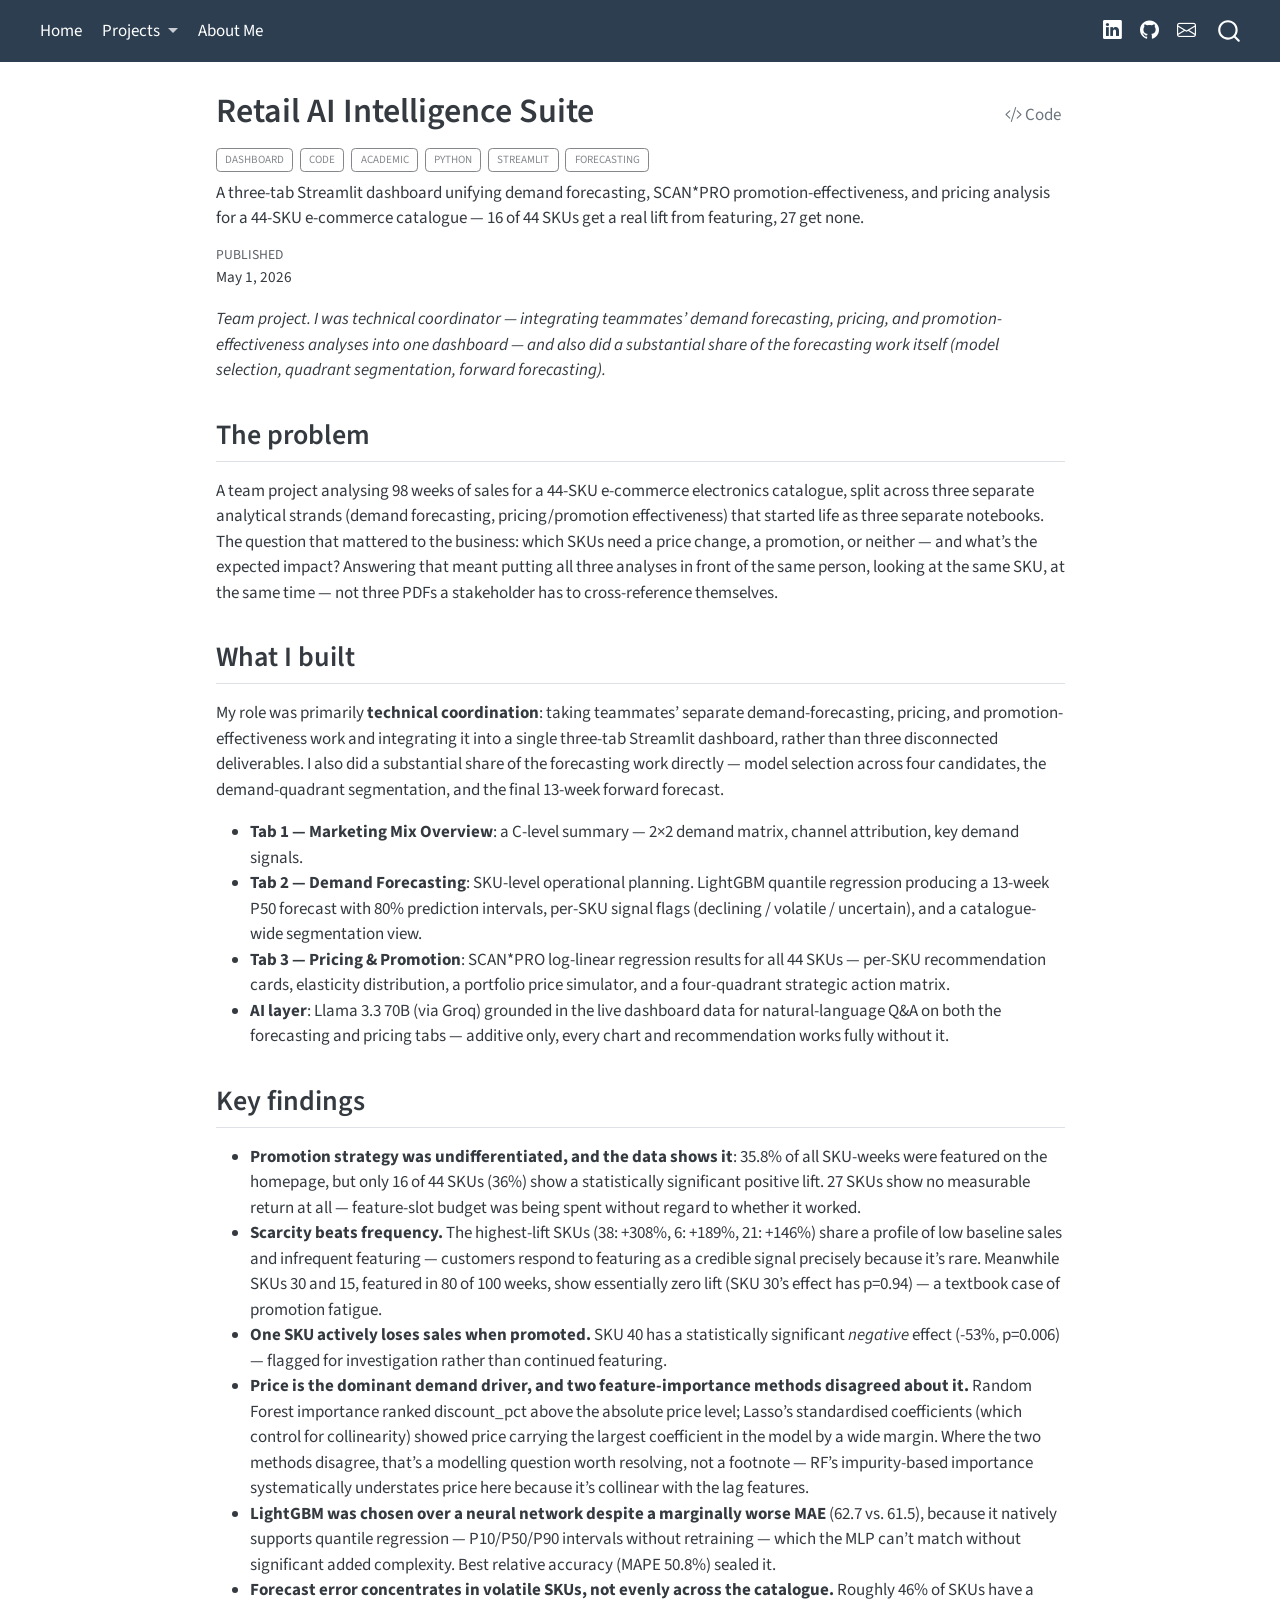
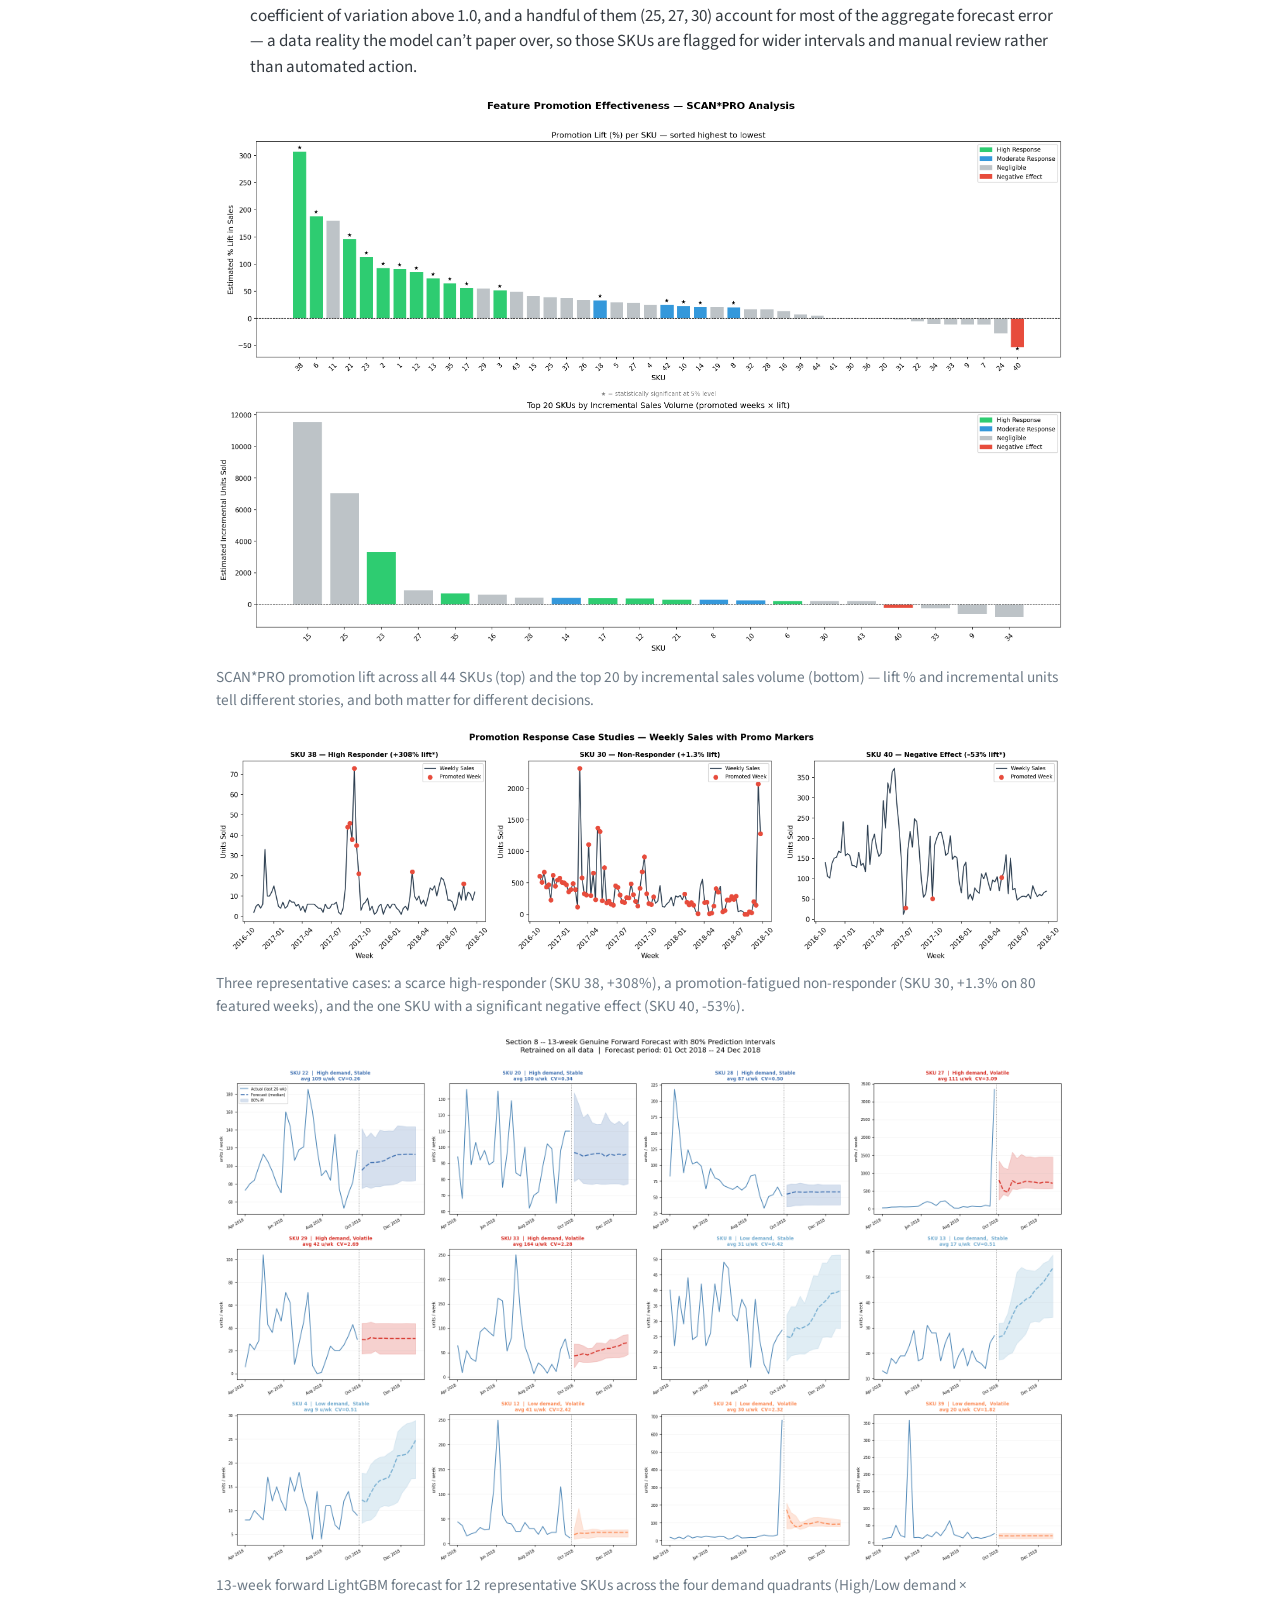
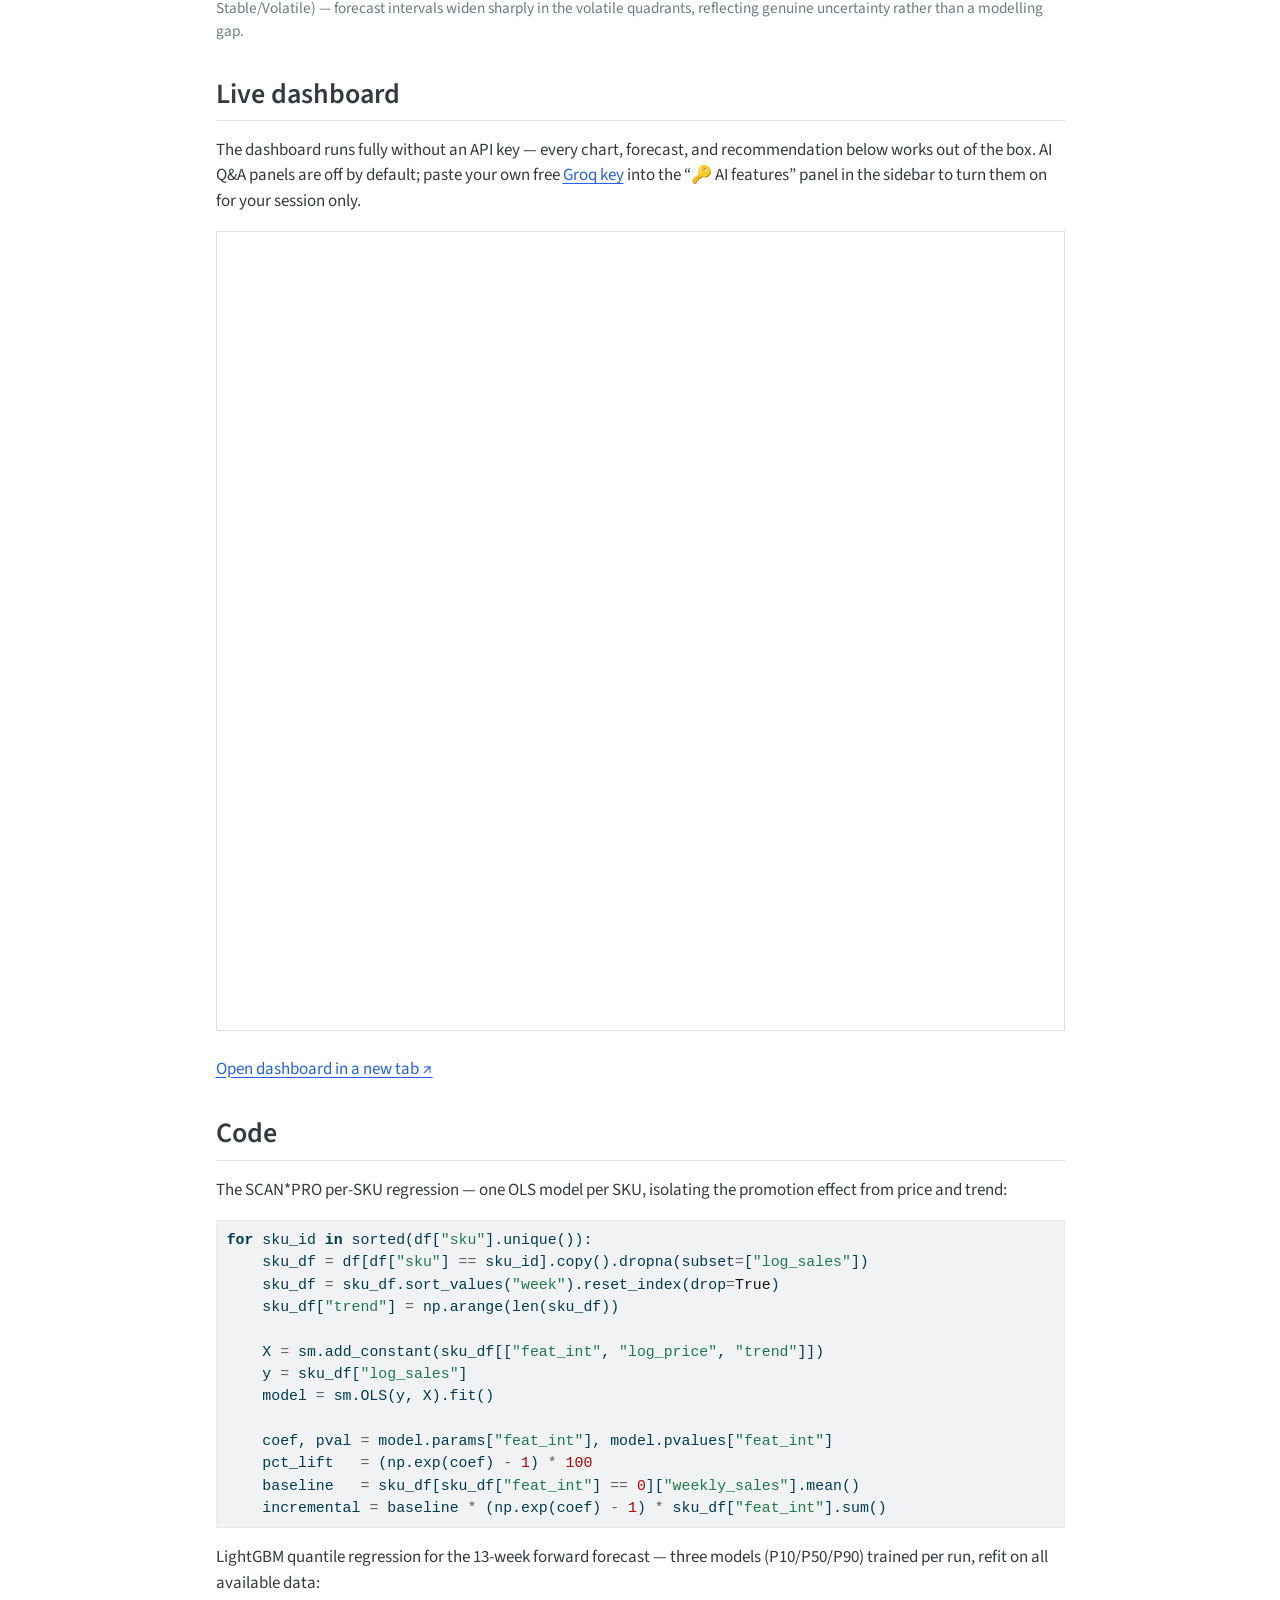
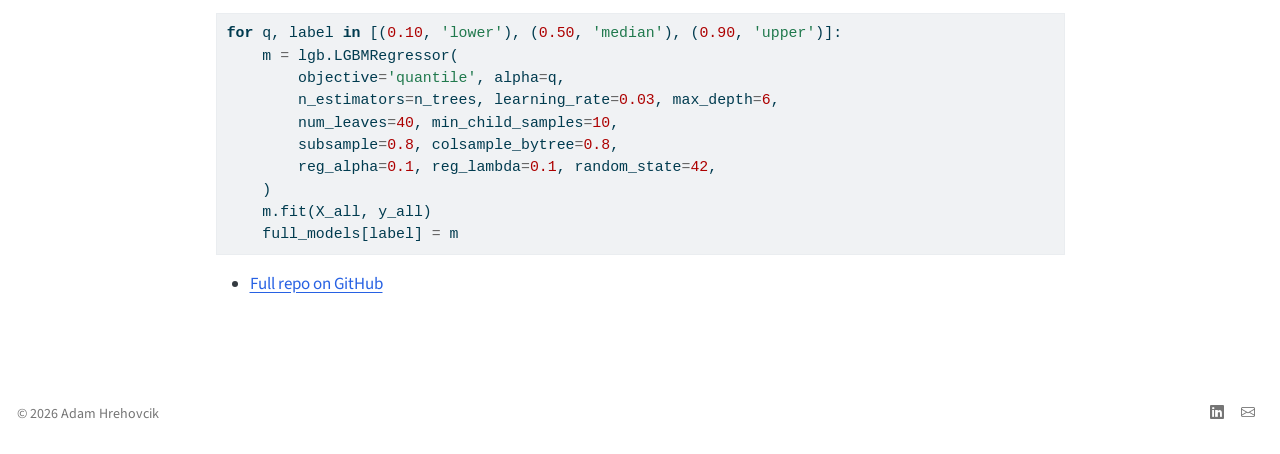
<file: docs/projects/retail-dashboard.html>
<!DOCTYPE html>
<html xmlns="http://www.w3.org/1999/xhtml" lang="en" xml:lang="en"><head>

<meta charset="utf-8">
<meta name="generator" content="quarto-1.10.18">

<meta name="viewport" content="width=device-width, initial-scale=1.0, user-scalable=yes">

<meta name="dcterms.date" content="2026-05-01">
<meta name="description" content="A three-tab Streamlit dashboard unifying demand forecasting, SCAN*PRO promotion-effectiveness, and pricing analysis for a 44-SKU e-commerce catalogue — 16 of 44 SKUs get a real lift from featuring, 27 get none.">

<title>Retail AI Intelligence Suite – Adam Hrehovcik</title>
<style>
/* Default styles provided by pandoc.
** See https://pandoc.org/MANUAL.html#variables-for-html for config info.
*/
span.smallcaps{font-variant: small-caps;}
div.columns{display: flex; gap: 1.5em;}
div.column{flex: auto;}
@media screen {
div.columns{gap: min(4vw, 1.5em);}
div.column{overflow-x: auto;}
}
div.hanging-indent{margin-left: 1.5em; text-indent: -1.5em;}
ul.task-list{list-style: none;}
ul.task-list li input[type="checkbox"] {
  width: 0.8em;
  margin: 0 0.8em 0.2em -1em; /* quarto-specific, see https://github.com/quarto-dev/quarto-cli/issues/4556 */ 
  vertical-align: middle;
}
/* CSS for syntax highlighting */
html { -webkit-text-size-adjust: 100%; }
pre > code.sourceCode { white-space: pre; position: relative; }
pre > code.sourceCode > span { display: inline-block; line-height: 1.25; }
pre > code.sourceCode > span:empty { height: 1.2em; }
.sourceCode { overflow: visible; }
code.sourceCode > span { color: inherit; text-decoration: inherit; }
div.sourceCode { margin: 1em 0; }
pre.sourceCode { margin: 0; }
@media screen {
div.sourceCode { overflow: auto; }
}
@media print {
pre > code.sourceCode { white-space: pre-wrap; }
pre > code.sourceCode > span { text-indent: -5em; padding-left: 5em; }
}
pre.numberSource code
  { counter-reset: source-line 0; }
pre.numberSource code > span
  { position: relative; left: -4em; counter-increment: source-line; }
pre.numberSource code > span > a:first-child::before
  { content: counter(source-line);
    position: relative; left: -1em; text-align: right; vertical-align: baseline;
    border: none; display: inline-block;
    -webkit-touch-callout: none; -webkit-user-select: none;
    -khtml-user-select: none; -moz-user-select: none;
    -ms-user-select: none; user-select: none;
    padding: 0 4px; width: 4em;
  }
pre.numberSource { margin-left: 3em;  padding-left: 4px; }
div.sourceCode
  {   }
@media screen {
pre > code.sourceCode > span > a:first-child::before { text-decoration: underline; }
}
</style>


<script src="../site_libs/quarto-nav/quarto-nav.js"></script>
<script src="../site_libs/quarto-nav/headroom.min.js"></script>
<script src="../site_libs/clipboard/clipboard.min.js"></script>
<script src="../site_libs/quarto-search/autocomplete.umd.js"></script>
<script src="../site_libs/quarto-search/fuse.min.js"></script>
<script src="../site_libs/quarto-search/quarto-search.js"></script>
<meta name="quarto:offset" content="../">
<script src="../site_libs/quarto-html/quarto.js" type="module"></script>
<script src="../site_libs/quarto-html/tabsets/tabsets.js" type="module"></script>
<script src="../site_libs/quarto-html/popper.min.js"></script>
<script src="../site_libs/quarto-html/tippy.umd.min.js"></script>
<script src="../site_libs/quarto-html/anchor.min.js"></script>
<link href="../site_libs/quarto-html/tippy.css" rel="stylesheet">
<link href="../site_libs/quarto-html/quarto-syntax-highlighting-64a204ab8560d761af7679ceaba22944.css" rel="stylesheet" id="quarto-text-highlighting-styles">
<script src="../site_libs/bootstrap/bootstrap.min.js"></script>
<link href="../site_libs/bootstrap/bootstrap-icons.css" rel="stylesheet">
<link href="../site_libs/bootstrap/bootstrap-0a29e989004181ecb0bb1f75400d7e47.min.css" rel="stylesheet" append-hash="true" id="quarto-bootstrap" data-mode="light">
<script id="quarto-search-options" type="application/json">{
  "location": "navbar",
  "copy-button": false,
  "collapse-after": 3,
  "panel-placement": "end",
  "type": "overlay",
  "limit": 50,
  "keyboard-shortcut": [
    "f",
    "/",
    "s"
  ],
  "show-item-context": false,
  "language": {
    "search-no-results-text": "No results",
    "search-matching-documents-text": "matching documents",
    "search-copy-link-title": "Copy link to search",
    "search-hide-matches-text": "Hide additional matches",
    "search-more-match-text": "more match in this document",
    "search-more-matches-text": "more matches in this document",
    "search-clear-button-title": "Clear",
    "search-text-placeholder": "",
    "search-detached-cancel-button-title": "Cancel",
    "search-submit-button-title": "Submit",
    "search-label": "Search"
  }
}</script>


<link rel="stylesheet" href="../styles.css">
</head>

<body class="nav-fixed fullcontent quarto-light">

<div id="quarto-search-results"></div>
  <header id="quarto-header" class="headroom fixed-top">
    <nav class="navbar navbar-expand-lg " data-bs-theme="dark">
      <div class="navbar-container container-fluid">
            <div id="quarto-search" class="" title="Search"></div>
          <button class="navbar-toggler" type="button" data-bs-toggle="collapse" data-bs-target="#navbarCollapse" aria-controls="navbarCollapse" role="menu" aria-expanded="false" aria-label="Toggle navigation" onclick="if (window.quartoToggleHeadroom) { window.quartoToggleHeadroom(); }">
  <span class="navbar-toggler-icon"></span>
</button>
          <div class="collapse navbar-collapse" id="navbarCollapse">
            <ul class="navbar-nav navbar-nav-scroll me-auto">
  <li class="nav-item">
    <a class="nav-link" href="../index.html"> 
<span class="menu-text">Home</span></a>
  </li>  
  <li class="nav-item dropdown ">
    <a class="nav-link dropdown-toggle" href="#" id="nav-menu-projects" role="link" data-bs-toggle="dropdown" aria-expanded="false">
 <span class="menu-text">Projects</span>
    </a>
    <ul class="dropdown-menu" aria-labelledby="nav-menu-projects">    
        <li>
    <a class="dropdown-item" href="../machine-learning.html">
 <span class="dropdown-text">Machine Learning &amp; Data Science</span></a>
  </li>  
        <li>
    <a class="dropdown-item" href="../business-analytics.html">
 <span class="dropdown-text">Data &amp; Business Analytics</span></a>
  </li>  
    </ul>
  </li>
  <li class="nav-item">
    <a class="nav-link" href="../about.html"> 
<span class="menu-text">About Me</span></a>
  </li>  
</ul>
            <ul class="navbar-nav navbar-nav-scroll ms-auto">
  <li class="nav-item compact">
    <a class="nav-link" href="https://www.linkedin.com/in/adam-hrehovcik/"> <i class="bi bi-linkedin" role="img" aria-label="LinkedIn">
</i> 
<span class="menu-text"></span></a>
  </li>  
  <li class="nav-item compact">
    <a class="nav-link" href="https://github.com/AdamHrehovcik"> <i class="bi bi-github" role="img" aria-label="GitHub">
</i> 
<span class="menu-text"></span></a>
  </li>  
  <li class="nav-item compact">
    <a class="nav-link" href="mailto:adam.hrehovcik@gmail.com"> <i class="bi bi-envelope" role="img" aria-label="Email">
</i> 
<span class="menu-text"></span></a>
  </li>  
</ul>
          </div> <!-- /navcollapse -->
            <div class="quarto-navbar-tools">
</div>
      </div> <!-- /container-fluid -->
    </nav>
</header>
<!-- content -->
<div id="quarto-content" class="quarto-container page-columns page-rows-contents page-layout-article page-navbar">
<!-- sidebar -->
<!-- margin-sidebar -->
    
<!-- main -->
<main class="content" id="quarto-document-content">

<header id="title-block-header" class="quarto-title-block default">
<div class="quarto-title">
<div class="quarto-title-block"><div><h1 class="title">Retail AI Intelligence Suite</h1><button type="button" class="btn code-tools-button" id="quarto-code-tools-source"><i class="bi"></i> Code</button></div></div>
  <div class="quarto-categories">
    <div class="quarto-category">Dashboard</div>
    <div class="quarto-category">Code</div>
    <div class="quarto-category">Academic</div>
    <div class="quarto-category">Python</div>
    <div class="quarto-category">Streamlit</div>
    <div class="quarto-category">Forecasting</div>
  </div>
  </div>

<div>
  <div class="description">
    A three-tab Streamlit dashboard unifying demand forecasting, SCAN*PRO promotion-effectiveness, and pricing analysis for a 44-SKU e-commerce catalogue — 16 of 44 SKUs get a real lift from featuring, 27 get none.
  </div>
</div>


<div class="quarto-title-meta">

    
    <div>
    <div class="quarto-title-meta-heading">Published</div>
    <div class="quarto-title-meta-contents">
      <p class="date">May 1, 2026</p>
    </div>
  </div>
  
    
  </div>
  


</header>


<p><em>Team project. I was technical coordinator — integrating teammates’ demand forecasting, pricing, and promotion-effectiveness analyses into one dashboard — and also did a substantial share of the forecasting work itself (model selection, quadrant segmentation, forward forecasting).</em></p>
<section id="the-problem" class="level2">
<h2 class="anchored" data-anchor-id="the-problem">The problem</h2>
<p>A team project analysing 98 weeks of sales for a 44-SKU e-commerce electronics catalogue, split across three separate analytical strands (demand forecasting, pricing/promotion effectiveness) that started life as three separate notebooks. The question that mattered to the business: which SKUs need a price change, a promotion, or neither — and what’s the expected impact? Answering that meant putting all three analyses in front of the same person, looking at the same SKU, at the same time — not three PDFs a stakeholder has to cross-reference themselves.</p>
</section>
<section id="what-i-built" class="level2">
<h2 class="anchored" data-anchor-id="what-i-built">What I built</h2>
<p>My role was primarily <strong>technical coordination</strong>: taking teammates’ separate demand-forecasting, pricing, and promotion-effectiveness work and integrating it into a single three-tab Streamlit dashboard, rather than three disconnected deliverables. I also did a substantial share of the forecasting work directly — model selection across four candidates, the demand-quadrant segmentation, and the final 13-week forward forecast.</p>
<ul>
<li><strong>Tab 1 — Marketing Mix Overview</strong>: a C-level summary — 2×2 demand matrix, channel attribution, key demand signals.</li>
<li><strong>Tab 2 — Demand Forecasting</strong>: SKU-level operational planning. LightGBM quantile regression producing a 13-week P50 forecast with 80% prediction intervals, per-SKU signal flags (declining / volatile / uncertain), and a catalogue-wide segmentation view.</li>
<li><strong>Tab 3 — Pricing &amp; Promotion</strong>: SCAN*PRO log-linear regression results for all 44 SKUs — per-SKU recommendation cards, elasticity distribution, a portfolio price simulator, and a four-quadrant strategic action matrix.</li>
<li><strong>AI layer</strong>: Llama 3.3 70B (via Groq) grounded in the live dashboard data for natural-language Q&amp;A on both the forecasting and pricing tabs — additive only, every chart and recommendation works fully without it.</li>
</ul>
</section>
<section id="key-findings" class="level2">
<h2 class="anchored" data-anchor-id="key-findings">Key findings</h2>
<ul>
<li><strong>Promotion strategy was undifferentiated, and the data shows it</strong>: 35.8% of all SKU-weeks were featured on the homepage, but only 16 of 44 SKUs (36%) show a statistically significant positive lift. 27 SKUs show no measurable return at all — feature-slot budget was being spent without regard to whether it worked.</li>
<li><strong>Scarcity beats frequency.</strong> The highest-lift SKUs (38: +308%, 6: +189%, 21: +146%) share a profile of low baseline sales and infrequent featuring — customers respond to featuring as a credible signal precisely because it’s rare. Meanwhile SKUs 30 and 15, featured in 80 of 100 weeks, show essentially zero lift (SKU 30’s effect has p=0.94) — a textbook case of promotion fatigue.</li>
<li><strong>One SKU actively loses sales when promoted.</strong> SKU 40 has a statistically significant <em>negative</em> effect (-53%, p=0.006) — flagged for investigation rather than continued featuring.</li>
<li><strong>Price is the dominant demand driver, and two feature-importance methods disagreed about it.</strong> Random Forest importance ranked discount_pct above the absolute price level; Lasso’s standardised coefficients (which control for collinearity) showed price carrying the largest coefficient in the model by a wide margin. Where the two methods disagree, that’s a modelling question worth resolving, not a footnote — RF’s impurity-based importance systematically understates price here because it’s collinear with the lag features.</li>
<li><strong>LightGBM was chosen over a neural network despite a marginally worse MAE</strong> (62.7 vs.&nbsp;61.5), because it natively supports quantile regression — P10/P50/P90 intervals without retraining — which the MLP can’t match without significant added complexity. Best relative accuracy (MAPE 50.8%) sealed it.</li>
<li><strong>Forecast error concentrates in volatile SKUs, not evenly across the catalogue.</strong> Roughly 46% of SKUs have a coefficient of variation above 1.0, and a handful of them (25, 27, 30) account for most of the aggregate forecast error — a data reality the model can’t paper over, so those SKUs are flagged for wider intervals and manual review rather than automated action.</li>
</ul>
<div class="quarto-figure quarto-figure-center">
<figure class="figure">
<p><img src="images/retail-promotion-lift.png" class="img-fluid figure-img"></p>
<figcaption>SCAN*PRO promotion lift across all 44 SKUs (top) and the top 20 by incremental sales volume (bottom) — lift % and incremental units tell different stories, and both matter for different decisions.</figcaption>
</figure>
</div>
<div class="quarto-figure quarto-figure-center">
<figure class="figure">
<p><img src="images/retail-promotion-case-studies.png" class="img-fluid figure-img"></p>
<figcaption>Three representative cases: a scarce high-responder (SKU 38, +308%), a promotion-fatigued non-responder (SKU 30, +1.3% on 80 featured weeks), and the one SKU with a significant negative effect (SKU 40, -53%).</figcaption>
</figure>
</div>
<div class="quarto-figure quarto-figure-center">
<figure class="figure">
<p><img src="images/retail-forecast-quadrants.png" class="img-fluid figure-img"></p>
<figcaption>13-week forward LightGBM forecast for 12 representative SKUs across the four demand quadrants (High/Low demand × Stable/Volatile) — forecast intervals widen sharply in the volatile quadrants, reflecting genuine uncertainty rather than a modelling gap.</figcaption>
</figure>
</div>
</section>
<section id="live-dashboard" class="level2">
<h2 class="anchored" data-anchor-id="live-dashboard">Live dashboard</h2>
<p>The dashboard runs fully without an API key — every chart, forecast, and recommendation below works out of the box. AI Q&amp;A panels are off by default; paste your own free <a href="https://console.groq.com/keys">Groq key</a> into the “🔑 AI features” panel in the sidebar to turn them on for your session only.</p>
<iframe src="https://marketing-retail-ai-dashboard.streamlit.app/?embed=true" width="100%" height="800px" style="border:1px solid #ddd;">
</iframe>
<p><a href="https://marketing-retail-ai-dashboard.streamlit.app/" target="_blank">Open dashboard in a new tab ↗</a></p>
</section>
<section id="code" class="level2">
<h2 class="anchored" data-anchor-id="code">Code</h2>
<p>The SCAN*PRO per-SKU regression — one OLS model per SKU, isolating the promotion effect from price and trend:</p>
<div class="code-copy-outer-scaffold"><div class="sourceCode" id="cb1"><pre class="sourceCode python code-with-copy"><code class="sourceCode python"><span id="cb1-1"><a href="#cb1-1" aria-hidden="true" tabindex="-1"></a><span class="cf">for</span> sku_id <span class="kw">in</span> <span class="bu">sorted</span>(df[<span class="st">"sku"</span>].unique()):</span>
<span id="cb1-2"><a href="#cb1-2" aria-hidden="true" tabindex="-1"></a>    sku_df <span class="op">=</span> df[df[<span class="st">"sku"</span>] <span class="op">==</span> sku_id].copy().dropna(subset<span class="op">=</span>[<span class="st">"log_sales"</span>])</span>
<span id="cb1-3"><a href="#cb1-3" aria-hidden="true" tabindex="-1"></a>    sku_df <span class="op">=</span> sku_df.sort_values(<span class="st">"week"</span>).reset_index(drop<span class="op">=</span><span class="va">True</span>)</span>
<span id="cb1-4"><a href="#cb1-4" aria-hidden="true" tabindex="-1"></a>    sku_df[<span class="st">"trend"</span>] <span class="op">=</span> np.arange(<span class="bu">len</span>(sku_df))</span>
<span id="cb1-5"><a href="#cb1-5" aria-hidden="true" tabindex="-1"></a></span>
<span id="cb1-6"><a href="#cb1-6" aria-hidden="true" tabindex="-1"></a>    X <span class="op">=</span> sm.add_constant(sku_df[[<span class="st">"feat_int"</span>, <span class="st">"log_price"</span>, <span class="st">"trend"</span>]])</span>
<span id="cb1-7"><a href="#cb1-7" aria-hidden="true" tabindex="-1"></a>    y <span class="op">=</span> sku_df[<span class="st">"log_sales"</span>]</span>
<span id="cb1-8"><a href="#cb1-8" aria-hidden="true" tabindex="-1"></a>    model <span class="op">=</span> sm.OLS(y, X).fit()</span>
<span id="cb1-9"><a href="#cb1-9" aria-hidden="true" tabindex="-1"></a></span>
<span id="cb1-10"><a href="#cb1-10" aria-hidden="true" tabindex="-1"></a>    coef, pval <span class="op">=</span> model.params[<span class="st">"feat_int"</span>], model.pvalues[<span class="st">"feat_int"</span>]</span>
<span id="cb1-11"><a href="#cb1-11" aria-hidden="true" tabindex="-1"></a>    pct_lift   <span class="op">=</span> (np.exp(coef) <span class="op">-</span> <span class="dv">1</span>) <span class="op">*</span> <span class="dv">100</span></span>
<span id="cb1-12"><a href="#cb1-12" aria-hidden="true" tabindex="-1"></a>    baseline   <span class="op">=</span> sku_df[sku_df[<span class="st">"feat_int"</span>] <span class="op">==</span> <span class="dv">0</span>][<span class="st">"weekly_sales"</span>].mean()</span>
<span id="cb1-13"><a href="#cb1-13" aria-hidden="true" tabindex="-1"></a>    incremental <span class="op">=</span> baseline <span class="op">*</span> (np.exp(coef) <span class="op">-</span> <span class="dv">1</span>) <span class="op">*</span> sku_df[<span class="st">"feat_int"</span>].<span class="bu">sum</span>()</span></code></pre></div><button title="Copy to Clipboard" class="code-copy-button"><i class="bi"></i></button></div>
<p>LightGBM quantile regression for the 13-week forward forecast — three models (P10/P50/P90) trained per run, refit on all available data:</p>
<div class="code-copy-outer-scaffold"><div class="sourceCode" id="cb2"><pre class="sourceCode python code-with-copy"><code class="sourceCode python"><span id="cb2-1"><a href="#cb2-1" aria-hidden="true" tabindex="-1"></a><span class="cf">for</span> q, label <span class="kw">in</span> [(<span class="fl">0.10</span>, <span class="st">'lower'</span>), (<span class="fl">0.50</span>, <span class="st">'median'</span>), (<span class="fl">0.90</span>, <span class="st">'upper'</span>)]:</span>
<span id="cb2-2"><a href="#cb2-2" aria-hidden="true" tabindex="-1"></a>    m <span class="op">=</span> lgb.LGBMRegressor(</span>
<span id="cb2-3"><a href="#cb2-3" aria-hidden="true" tabindex="-1"></a>        objective<span class="op">=</span><span class="st">'quantile'</span>, alpha<span class="op">=</span>q,</span>
<span id="cb2-4"><a href="#cb2-4" aria-hidden="true" tabindex="-1"></a>        n_estimators<span class="op">=</span>n_trees, learning_rate<span class="op">=</span><span class="fl">0.03</span>, max_depth<span class="op">=</span><span class="dv">6</span>,</span>
<span id="cb2-5"><a href="#cb2-5" aria-hidden="true" tabindex="-1"></a>        num_leaves<span class="op">=</span><span class="dv">40</span>, min_child_samples<span class="op">=</span><span class="dv">10</span>,</span>
<span id="cb2-6"><a href="#cb2-6" aria-hidden="true" tabindex="-1"></a>        subsample<span class="op">=</span><span class="fl">0.8</span>, colsample_bytree<span class="op">=</span><span class="fl">0.8</span>,</span>
<span id="cb2-7"><a href="#cb2-7" aria-hidden="true" tabindex="-1"></a>        reg_alpha<span class="op">=</span><span class="fl">0.1</span>, reg_lambda<span class="op">=</span><span class="fl">0.1</span>, random_state<span class="op">=</span><span class="dv">42</span>,</span>
<span id="cb2-8"><a href="#cb2-8" aria-hidden="true" tabindex="-1"></a>    )</span>
<span id="cb2-9"><a href="#cb2-9" aria-hidden="true" tabindex="-1"></a>    m.fit(X_all, y_all)</span>
<span id="cb2-10"><a href="#cb2-10" aria-hidden="true" tabindex="-1"></a>    full_models[label] <span class="op">=</span> m</span></code></pre></div><button title="Copy to Clipboard" class="code-copy-button"><i class="bi"></i></button></div>
<ul>
<li><a href="https://github.com/AdamHrehovcik/RMA_Project">Full repo on GitHub</a></li>
</ul>


<!-- -->

</section>

</main> <!-- /main -->
<script id="quarto-html-after-body" type="application/javascript">
  window.document.addEventListener("DOMContentLoaded", function (event) {
    const icon = "";
    const anchorJS = new window.AnchorJS();
    anchorJS.options = {
      placement: 'right',
      icon: icon
    };
    anchorJS.add('.anchored');
    const isCodeAnnotation = (el) => {
      for (const clz of el.classList) {
        if (clz.startsWith('code-annotation-')) {                     
          return true;
        }
      }
      return false;
    }
    const onCopySuccess = function(e) {
      // button target
      const button = e.trigger;
      // don't keep focus
      button.blur();
      // flash "checked"
      button.classList.add('code-copy-button-checked');
      var currentTitle = button.getAttribute("title");
      button.setAttribute("title", "Copied!");
      let tooltip;
      if (window.bootstrap) {
        button.setAttribute("data-bs-toggle", "tooltip");
        button.setAttribute("data-bs-placement", "left");
        button.setAttribute("data-bs-title", "Copied!");
        tooltip = new bootstrap.Tooltip(button, 
          { trigger: "manual", 
            customClass: "code-copy-button-tooltip",
            offset: [0, -8]});
        tooltip.show();    
      }
      setTimeout(function() {
        if (tooltip) {
          tooltip.hide();
          button.removeAttribute("data-bs-title");
          button.removeAttribute("data-bs-toggle");
          button.removeAttribute("data-bs-placement");
        }
        button.setAttribute("title", currentTitle);
        button.classList.remove('code-copy-button-checked');
      }, 1000);
      // clear code selection
      e.clearSelection();
    }
    const getTextToCopy = function(trigger) {
      const outerScaffold = trigger.parentElement.cloneNode(true);
      const codeEl = outerScaffold.querySelector('code');
      for (const childEl of codeEl.children) {
        if (isCodeAnnotation(childEl)) {
          childEl.remove();
        }
      }
      return codeEl.innerText;
    }
    const clipboard = new window.ClipboardJS('.code-copy-button:not([data-in-quarto-modal])', {
      text: getTextToCopy
    });
    clipboard.on('success', onCopySuccess);
    if (window.document.getElementById('quarto-embedded-source-code-modal')) {
      const clipboardModal = new window.ClipboardJS('.code-copy-button[data-in-quarto-modal]', {
        text: getTextToCopy,
        container: window.document.getElementById('quarto-embedded-source-code-modal')
      });
      clipboardModal.on('success', onCopySuccess);
    }
    const viewSource = window.document.getElementById('quarto-view-source') ||
                       window.document.getElementById('quarto-code-tools-source');
    if (viewSource) {
      const sourceUrl = viewSource.getAttribute("data-quarto-source-url");
      viewSource.addEventListener("click", function(e) {
        if (sourceUrl) {
          // rstudio viewer pane
          if (/\bcapabilities=\b/.test(window.location)) {
            window.open(sourceUrl);
          } else {
            window.location.href = sourceUrl;
          }
        } else {
          const modal = new bootstrap.Modal(document.getElementById('quarto-embedded-source-code-modal'));
          modal.show();
        }
        return false;
      });
    }
    function toggleCodeHandler(show) {
      return function(e) {
        const cellDetails = window.document.querySelectorAll(".cell details.code-fold");
        for (let i=0; i<cellDetails.length; i++) {
          const details = cellDetails[i];
          if (show) {
            details.open = true;
          } else {
            details.removeAttribute("open");
          }
        }
        const cellCodeDivs = window.document.querySelectorAll(".cell div.sourceCode.cell-code");
        const fromCls = show ? "hidden" : "unhidden";
        const toCls = show ? "unhidden" : "hidden";
        for (let i=0; i<cellCodeDivs.length; i++) {
          const codeDiv = cellCodeDivs[i];
          if (codeDiv.classList.contains(fromCls)) {
            codeDiv.classList.remove(fromCls);
            codeDiv.classList.add(toCls);
          } 
        }
        return false;
      }
    }
    const hideAllCode = window.document.getElementById("quarto-hide-all-code");
    if (hideAllCode) {
      hideAllCode.addEventListener("click", toggleCodeHandler(false));
    }
    const showAllCode = window.document.getElementById("quarto-show-all-code");
    if (showAllCode) {
      showAllCode.addEventListener("click", toggleCodeHandler(true));
    }
      var localhostRegex = new RegExp(/^(?:http|https):\/\/localhost\:?[0-9]*\//);
      var mailtoRegex = new RegExp(/^mailto:/);
        var filterRegex = new RegExp("https:\/\/adamhrehovcik\.github\.io\/Personal-Project-Portfolio");
      var isInternal = (href) => {
          return filterRegex.test(href) || localhostRegex.test(href) || mailtoRegex.test(href);
      }
      // Inspect non-navigation links and adorn them if external
     var links = window.document.querySelectorAll('a[href]:not(.nav-link):not(.navbar-brand):not(.toc-action):not(.sidebar-link):not(.sidebar-item-toggle):not(.pagination-link):not(.no-external):not([aria-hidden]):not(.dropdown-item):not(.quarto-navigation-tool):not(.about-link)');
      for (var i=0; i<links.length; i++) {
        const link = links[i];
        if (!isInternal(link.href)) {
          // undo the damage that might have been done by quarto-nav.js in the case of
          // links that we want to consider external
          if (link.dataset.originalHref !== undefined) {
            link.href = link.dataset.originalHref;
          }
        }
      }
    function tippyHover(el, contentFn, onTriggerFn, onUntriggerFn) {
      const config = {
        allowHTML: true,
        maxWidth: 500,
        delay: 100,
        arrow: false,
        appendTo: function(el) {
            return el.parentElement;
        },
        interactive: true,
        interactiveBorder: 10,
        theme: 'quarto',
        placement: 'bottom-start',
      };
      if (contentFn) {
        config.content = contentFn;
      }
      if (onTriggerFn) {
        config.onTrigger = onTriggerFn;
      }
      if (onUntriggerFn) {
        config.onUntrigger = onUntriggerFn;
      }
      window.tippy(el, config); 
    }
    const noterefs = window.document.querySelectorAll('a[role="doc-noteref"]');
    for (var i=0; i<noterefs.length; i++) {
      const ref = noterefs[i];
      tippyHover(ref, function() {
        // use id or data attribute instead here
        let href = ref.getAttribute('data-footnote-href') || ref.getAttribute('href');
        try { href = new URL(href).hash; } catch {}
        const id = href.replace(/^#\/?/, "");
        const note = window.document.getElementById(id);
        if (note) {
          return note.innerHTML;
        } else {
          return "";
        }
      });
    }
    const xrefs = window.document.querySelectorAll('a.quarto-xref');
    const processXRef = (id, note) => {
      // Strip column container classes
      const stripColumnClz = (el) => {
        el.classList.remove("page-full", "page-columns");
        if (el.children) {
          for (const child of el.children) {
            stripColumnClz(child);
          }
        }
      }
      stripColumnClz(note)
      if (id === null || id.startsWith('sec-')) {
        // Special case sections, only their first couple elements
        const container = document.createElement("div");
        if (note.children && note.children.length > 2) {
          container.appendChild(note.children[0].cloneNode(true));
          for (let i = 1; i < note.children.length; i++) {
            const child = note.children[i];
            if (child.tagName === "P" && child.innerText === "") {
              continue;
            } else {
              container.appendChild(child.cloneNode(true));
              break;
            }
          }
          if (window.Quarto?.typesetMath) {
            window.Quarto.typesetMath(container);
          }
          return container.innerHTML
        } else {
          if (window.Quarto?.typesetMath) {
            window.Quarto.typesetMath(note);
          }
          return note.innerHTML;
        }
      } else {
        // Remove any anchor links if they are present
        const anchorLink = note.querySelector('a.anchorjs-link');
        if (anchorLink) {
          anchorLink.remove();
        }
        if (window.Quarto?.typesetMath) {
          window.Quarto.typesetMath(note);
        }
        if (note.classList.contains("callout")) {
          return note.outerHTML;
        } else {
          return note.innerHTML;
        }
      }
    }
    for (var i=0; i<xrefs.length; i++) {
      const xref = xrefs[i];
      tippyHover(xref, undefined, function(instance) {
        instance.disable();
        let url = xref.getAttribute('href');
        let hash = undefined; 
        if (url.startsWith('#')) {
          hash = url;
        } else {
          try { hash = new URL(url).hash; } catch {}
        }
        if (hash) {
          const id = hash.replace(/^#\/?/, "");
          const note = window.document.getElementById(id);
          if (note !== null) {
            try {
              const html = processXRef(id, note.cloneNode(true));
              instance.setContent(html);
            } finally {
              instance.enable();
              instance.show();
            }
          } else {
            // See if we can fetch this
            fetch(url.split('#')[0])
            .then(res => res.text())
            .then(html => {
              const parser = new DOMParser();
              const htmlDoc = parser.parseFromString(html, "text/html");
              const note = htmlDoc.getElementById(id);
              if (note !== null) {
                const html = processXRef(id, note);
                instance.setContent(html);
              } 
            }).finally(() => {
              instance.enable();
              instance.show();
            });
          }
        } else {
          // See if we can fetch a full url (with no hash to target)
          // This is a special case and we should probably do some content thinning / targeting
          fetch(url)
          .then(res => res.text())
          .then(html => {
            const parser = new DOMParser();
            const htmlDoc = parser.parseFromString(html, "text/html");
            const note = htmlDoc.querySelector('main.content');
            if (note !== null) {
              // This should only happen for chapter cross references
              // (since there is no id in the URL)
              // remove the first header
              if (note.children.length > 0 && note.children[0].tagName === "HEADER") {
                note.children[0].remove();
              }
              const html = processXRef(null, note);
              instance.setContent(html);
            } 
          }).finally(() => {
            instance.enable();
            instance.show();
          });
        }
      }, function(instance) {
      });
    }
        let selectedAnnoteEl;
        const selectorForAnnotation = ( cell, annotation) => {
          let cellAttr = 'data-code-cell="' + cell + '"';
          let lineAttr = 'data-code-annotation="' +  annotation + '"';
          const selector = 'span[' + cellAttr + '][' + lineAttr + ']';
          return selector;
        }
        const selectCodeLines = (annoteEl) => {
          const doc = window.document;
          const targetCell = annoteEl.getAttribute("data-target-cell");
          const targetAnnotation = annoteEl.getAttribute("data-target-annotation");
          const annoteSpan = window.document.querySelector(selectorForAnnotation(targetCell, targetAnnotation));
          const lines = annoteSpan.getAttribute("data-code-lines").split(",");
          const lineIds = lines.map((line) => {
            return targetCell + "-" + line;
          })
          let top = null;
          let height = null;
          let parent = null;
          if (lineIds.length > 0) {
              //compute the position of the single el (top and bottom and make a div)
              const el = window.document.getElementById(lineIds[0]);
              top = el.offsetTop;
              height = el.offsetHeight;
              parent = el.parentElement.parentElement;
            if (lineIds.length > 1) {
              const lastEl = window.document.getElementById(lineIds[lineIds.length - 1]);
              const bottom = lastEl.offsetTop + lastEl.offsetHeight;
              height = bottom - top;
            }
            if (top !== null && height !== null && parent !== null) {
              // cook up a div (if necessary) and position it 
              let div = window.document.getElementById("code-annotation-line-highlight");
              if (div === null) {
                div = window.document.createElement("div");
                div.setAttribute("id", "code-annotation-line-highlight");
                div.style.position = 'absolute';
                parent.appendChild(div);
              }
              div.style.top = top - 2 + "px";
              div.style.height = height + 4 + "px";
              div.style.left = 0;
              let gutterDiv = window.document.getElementById("code-annotation-line-highlight-gutter");
              if (gutterDiv === null) {
                gutterDiv = window.document.createElement("div");
                gutterDiv.setAttribute("id", "code-annotation-line-highlight-gutter");
                gutterDiv.style.position = 'absolute';
                const codeCell = window.document.getElementById(targetCell);
                const gutter = codeCell.querySelector('.code-annotation-gutter');
                gutter.appendChild(gutterDiv);
              }
              gutterDiv.style.top = top - 2 + "px";
              gutterDiv.style.height = height + 4 + "px";
            }
            selectedAnnoteEl = annoteEl;
          }
        };
        const unselectCodeLines = () => {
          const elementsIds = ["code-annotation-line-highlight", "code-annotation-line-highlight-gutter"];
          elementsIds.forEach((elId) => {
            const div = window.document.getElementById(elId);
            if (div) {
              div.remove();
            }
          });
          selectedAnnoteEl = undefined;
        };
          // Handle positioning of the toggle
      window.addEventListener(
        "resize",
        throttle(() => {
          elRect = undefined;
          if (selectedAnnoteEl) {
            selectCodeLines(selectedAnnoteEl);
          }
        }, 10)
      );
      function throttle(fn, ms) {
      let throttle = false;
      let timer;
        return (...args) => {
          if(!throttle) { // first call gets through
              fn.apply(this, args);
              throttle = true;
          } else { // all the others get throttled
              if(timer) clearTimeout(timer); // cancel #2
              timer = setTimeout(() => {
                fn.apply(this, args);
                timer = throttle = false;
              }, ms);
          }
        };
      }
        // Attach click handler to the DT
        const annoteDls = window.document.querySelectorAll('dt[data-target-cell]');
        for (const annoteDlNode of annoteDls) {
          annoteDlNode.addEventListener('click', (event) => {
            const clickedEl = event.target;
            if (clickedEl !== selectedAnnoteEl) {
              unselectCodeLines();
              const activeEl = window.document.querySelector('dt[data-target-cell].code-annotation-active');
              if (activeEl) {
                activeEl.classList.remove('code-annotation-active');
              }
              selectCodeLines(clickedEl);
              clickedEl.classList.add('code-annotation-active');
            } else {
              // Unselect the line
              unselectCodeLines();
              clickedEl.classList.remove('code-annotation-active');
            }
          });
        }
    const findCites = (el) => {
      const parentEl = el.parentElement;
      if (parentEl) {
        const cites = parentEl.dataset.cites;
        if (cites) {
          return {
            el,
            cites: cites.split(' ')
          };
        } else {
          return findCites(el.parentElement)
        }
      } else {
        return undefined;
      }
    };
    var bibliorefs = window.document.querySelectorAll('a[role="doc-biblioref"]');
    for (var i=0; i<bibliorefs.length; i++) {
      const ref = bibliorefs[i];
      const citeInfo = findCites(ref);
      if (citeInfo) {
        tippyHover(citeInfo.el, function() {
          var popup = window.document.createElement('div');
          citeInfo.cites.forEach(function(cite) {
            var citeDiv = window.document.createElement('div');
            citeDiv.classList.add('hanging-indent');
            citeDiv.classList.add('csl-entry');
            var biblioDiv = window.document.getElementById('ref-' + cite);
            if (biblioDiv) {
              citeDiv.innerHTML = biblioDiv.innerHTML;
            }
            popup.appendChild(citeDiv);
          });
          return popup.innerHTML;
        });
      }
    }
  });
  </script><div class="modal fade" id="quarto-embedded-source-code-modal" tabindex="-1" aria-labelledby="quarto-embedded-source-code-modal-label" aria-hidden="true"><div class="modal-dialog modal-dialog-scrollable"><div class="modal-content"><div class="modal-header"><h5 class="modal-title" id="quarto-embedded-source-code-modal-label">Source Code</h5><button class="btn-close" data-bs-dismiss="modal"></button></div><div class="modal-body"><div class="">
<div class="code-copy-outer-scaffold"><div class="sourceCode" id="cb3" data-shortcodes="false"><pre class="sourceCode markdown code-with-copy"><code class="sourceCode markdown"><span id="cb3-1"><a href="#cb3-1" aria-hidden="true" tabindex="-1"></a><span class="co">---</span></span>
<span id="cb3-2"><a href="#cb3-2" aria-hidden="true" tabindex="-1"></a><span class="an">title:</span><span class="co"> "Retail AI Intelligence Suite"</span></span>
<span id="cb3-3"><a href="#cb3-3" aria-hidden="true" tabindex="-1"></a><span class="an">description:</span><span class="co"> "A three-tab Streamlit dashboard unifying demand forecasting, SCAN*PRO promotion-effectiveness, and pricing analysis for a 44-SKU e-commerce catalogue — 16 of 44 SKUs get a real lift from featuring, 27 get none."</span></span>
<span id="cb3-4"><a href="#cb3-4" aria-hidden="true" tabindex="-1"></a><span class="an">date:</span><span class="co"> 2026-05-01</span></span>
<span id="cb3-5"><a href="#cb3-5" aria-hidden="true" tabindex="-1"></a><span class="an">categories:</span><span class="co"> [Dashboard, Code, Academic, Python, Streamlit, Forecasting]</span></span>
<span id="cb3-6"><a href="#cb3-6" aria-hidden="true" tabindex="-1"></a><span class="an">image:</span><span class="co"> images/retail-dashboard-thumb.png</span></span>
<span id="cb3-7"><a href="#cb3-7" aria-hidden="true" tabindex="-1"></a><span class="co">---</span></span>
<span id="cb3-8"><a href="#cb3-8" aria-hidden="true" tabindex="-1"></a></span>
<span id="cb3-9"><a href="#cb3-9" aria-hidden="true" tabindex="-1"></a>*Team project. I was technical coordinator — integrating teammates' demand</span>
<span id="cb3-10"><a href="#cb3-10" aria-hidden="true" tabindex="-1"></a>forecasting, pricing, and promotion-effectiveness analyses into one</span>
<span id="cb3-11"><a href="#cb3-11" aria-hidden="true" tabindex="-1"></a>dashboard — and also did a substantial share of the forecasting work itself</span>
<span id="cb3-12"><a href="#cb3-12" aria-hidden="true" tabindex="-1"></a>(model selection, quadrant segmentation, forward forecasting).*</span>
<span id="cb3-13"><a href="#cb3-13" aria-hidden="true" tabindex="-1"></a></span>
<span id="cb3-14"><a href="#cb3-14" aria-hidden="true" tabindex="-1"></a><span class="fu">## The problem</span></span>
<span id="cb3-15"><a href="#cb3-15" aria-hidden="true" tabindex="-1"></a></span>
<span id="cb3-16"><a href="#cb3-16" aria-hidden="true" tabindex="-1"></a>A team project analysing 98 weeks of sales for a 44-SKU e-commerce</span>
<span id="cb3-17"><a href="#cb3-17" aria-hidden="true" tabindex="-1"></a>electronics catalogue, split across three separate analytical strands</span>
<span id="cb3-18"><a href="#cb3-18" aria-hidden="true" tabindex="-1"></a>(demand forecasting, pricing/promotion effectiveness) that started life as</span>
<span id="cb3-19"><a href="#cb3-19" aria-hidden="true" tabindex="-1"></a>three separate notebooks. The question that mattered to the business: which</span>
<span id="cb3-20"><a href="#cb3-20" aria-hidden="true" tabindex="-1"></a>SKUs need a price change, a promotion, or neither — and what's the expected</span>
<span id="cb3-21"><a href="#cb3-21" aria-hidden="true" tabindex="-1"></a>impact? Answering that meant putting all three analyses in front of the same</span>
<span id="cb3-22"><a href="#cb3-22" aria-hidden="true" tabindex="-1"></a>person, looking at the same SKU, at the same time — not three PDFs a</span>
<span id="cb3-23"><a href="#cb3-23" aria-hidden="true" tabindex="-1"></a>stakeholder has to cross-reference themselves.</span>
<span id="cb3-24"><a href="#cb3-24" aria-hidden="true" tabindex="-1"></a></span>
<span id="cb3-25"><a href="#cb3-25" aria-hidden="true" tabindex="-1"></a><span class="fu">## What I built</span></span>
<span id="cb3-26"><a href="#cb3-26" aria-hidden="true" tabindex="-1"></a></span>
<span id="cb3-27"><a href="#cb3-27" aria-hidden="true" tabindex="-1"></a>My role was primarily **technical coordination**: taking teammates' separate</span>
<span id="cb3-28"><a href="#cb3-28" aria-hidden="true" tabindex="-1"></a>demand-forecasting, pricing, and promotion-effectiveness work and integrating</span>
<span id="cb3-29"><a href="#cb3-29" aria-hidden="true" tabindex="-1"></a>it into a single three-tab Streamlit dashboard, rather than three</span>
<span id="cb3-30"><a href="#cb3-30" aria-hidden="true" tabindex="-1"></a>disconnected deliverables. I also did a substantial share of the forecasting</span>
<span id="cb3-31"><a href="#cb3-31" aria-hidden="true" tabindex="-1"></a>work directly — model selection across four candidates, the demand-quadrant</span>
<span id="cb3-32"><a href="#cb3-32" aria-hidden="true" tabindex="-1"></a>segmentation, and the final 13-week forward forecast.</span>
<span id="cb3-33"><a href="#cb3-33" aria-hidden="true" tabindex="-1"></a></span>
<span id="cb3-34"><a href="#cb3-34" aria-hidden="true" tabindex="-1"></a><span class="ss">- </span>**Tab 1 — Marketing Mix Overview**: a C-level summary — 2×2 demand matrix,</span>
<span id="cb3-35"><a href="#cb3-35" aria-hidden="true" tabindex="-1"></a>  channel attribution, key demand signals.</span>
<span id="cb3-36"><a href="#cb3-36" aria-hidden="true" tabindex="-1"></a><span class="ss">- </span>**Tab 2 — Demand Forecasting**: SKU-level operational planning. LightGBM</span>
<span id="cb3-37"><a href="#cb3-37" aria-hidden="true" tabindex="-1"></a>  quantile regression producing a 13-week P50 forecast with 80% prediction</span>
<span id="cb3-38"><a href="#cb3-38" aria-hidden="true" tabindex="-1"></a>  intervals, per-SKU signal flags (declining / volatile / uncertain), and a</span>
<span id="cb3-39"><a href="#cb3-39" aria-hidden="true" tabindex="-1"></a>  catalogue-wide segmentation view.</span>
<span id="cb3-40"><a href="#cb3-40" aria-hidden="true" tabindex="-1"></a><span class="ss">- </span>**Tab 3 — Pricing &amp; Promotion**: SCAN*PRO log-linear regression results for</span>
<span id="cb3-41"><a href="#cb3-41" aria-hidden="true" tabindex="-1"></a>  all 44 SKUs — per-SKU recommendation cards, elasticity distribution, a</span>
<span id="cb3-42"><a href="#cb3-42" aria-hidden="true" tabindex="-1"></a>  portfolio price simulator, and a four-quadrant strategic action matrix.</span>
<span id="cb3-43"><a href="#cb3-43" aria-hidden="true" tabindex="-1"></a><span class="ss">- </span>**AI layer**: Llama 3.3 70B (via Groq) grounded in the live dashboard</span>
<span id="cb3-44"><a href="#cb3-44" aria-hidden="true" tabindex="-1"></a>  data for natural-language Q&amp;A on both the forecasting and pricing tabs —</span>
<span id="cb3-45"><a href="#cb3-45" aria-hidden="true" tabindex="-1"></a>  additive only, every chart and recommendation works fully without it.</span>
<span id="cb3-46"><a href="#cb3-46" aria-hidden="true" tabindex="-1"></a></span>
<span id="cb3-47"><a href="#cb3-47" aria-hidden="true" tabindex="-1"></a><span class="fu">## Key findings</span></span>
<span id="cb3-48"><a href="#cb3-48" aria-hidden="true" tabindex="-1"></a></span>
<span id="cb3-49"><a href="#cb3-49" aria-hidden="true" tabindex="-1"></a><span class="ss">- </span>**Promotion strategy was undifferentiated, and the data shows it**: 35.8%</span>
<span id="cb3-50"><a href="#cb3-50" aria-hidden="true" tabindex="-1"></a>  of all SKU-weeks were featured on the homepage, but only 16 of 44 SKUs</span>
<span id="cb3-51"><a href="#cb3-51" aria-hidden="true" tabindex="-1"></a>  (36%) show a statistically significant positive lift. 27 SKUs show no</span>
<span id="cb3-52"><a href="#cb3-52" aria-hidden="true" tabindex="-1"></a>  measurable return at all — feature-slot budget was being spent without</span>
<span id="cb3-53"><a href="#cb3-53" aria-hidden="true" tabindex="-1"></a>  regard to whether it worked.</span>
<span id="cb3-54"><a href="#cb3-54" aria-hidden="true" tabindex="-1"></a><span class="ss">- </span>**Scarcity beats frequency.** The highest-lift SKUs (38: +308%, 6: +189%,</span>
<span id="cb3-55"><a href="#cb3-55" aria-hidden="true" tabindex="-1"></a>  21: +146%) share a profile of low baseline sales and infrequent featuring —</span>
<span id="cb3-56"><a href="#cb3-56" aria-hidden="true" tabindex="-1"></a>  customers respond to featuring as a credible signal precisely because it's</span>
<span id="cb3-57"><a href="#cb3-57" aria-hidden="true" tabindex="-1"></a>  rare. Meanwhile SKUs 30 and 15, featured in 80 of 100 weeks, show</span>
<span id="cb3-58"><a href="#cb3-58" aria-hidden="true" tabindex="-1"></a>  essentially zero lift (SKU 30's effect has p=0.94) — a textbook case of</span>
<span id="cb3-59"><a href="#cb3-59" aria-hidden="true" tabindex="-1"></a>  promotion fatigue.</span>
<span id="cb3-60"><a href="#cb3-60" aria-hidden="true" tabindex="-1"></a><span class="ss">- </span>**One SKU actively loses sales when promoted.** SKU 40 has a statistically</span>
<span id="cb3-61"><a href="#cb3-61" aria-hidden="true" tabindex="-1"></a>  significant *negative* effect (-53%, p=0.006) — flagged for investigation</span>
<span id="cb3-62"><a href="#cb3-62" aria-hidden="true" tabindex="-1"></a>  rather than continued featuring.</span>
<span id="cb3-63"><a href="#cb3-63" aria-hidden="true" tabindex="-1"></a><span class="ss">- </span>**Price is the dominant demand driver, and two feature-importance methods</span>
<span id="cb3-64"><a href="#cb3-64" aria-hidden="true" tabindex="-1"></a>  disagreed about it.** Random Forest importance ranked discount_pct above</span>
<span id="cb3-65"><a href="#cb3-65" aria-hidden="true" tabindex="-1"></a>  the absolute price level; Lasso's standardised coefficients (which control</span>
<span id="cb3-66"><a href="#cb3-66" aria-hidden="true" tabindex="-1"></a>  for collinearity) showed price carrying the largest coefficient in the</span>
<span id="cb3-67"><a href="#cb3-67" aria-hidden="true" tabindex="-1"></a>  model by a wide margin. Where the two methods disagree, that's a modelling</span>
<span id="cb3-68"><a href="#cb3-68" aria-hidden="true" tabindex="-1"></a>  question worth resolving, not a footnote — RF's impurity-based importance</span>
<span id="cb3-69"><a href="#cb3-69" aria-hidden="true" tabindex="-1"></a>  systematically understates price here because it's collinear with the lag</span>
<span id="cb3-70"><a href="#cb3-70" aria-hidden="true" tabindex="-1"></a>  features.</span>
<span id="cb3-71"><a href="#cb3-71" aria-hidden="true" tabindex="-1"></a><span class="ss">- </span>**LightGBM was chosen over a neural network despite a marginally worse</span>
<span id="cb3-72"><a href="#cb3-72" aria-hidden="true" tabindex="-1"></a>  MAE** (62.7 vs. 61.5), because it natively supports quantile regression —</span>
<span id="cb3-73"><a href="#cb3-73" aria-hidden="true" tabindex="-1"></a>  P10/P50/P90 intervals without retraining — which the MLP can't match</span>
<span id="cb3-74"><a href="#cb3-74" aria-hidden="true" tabindex="-1"></a>  without significant added complexity. Best relative accuracy (MAPE 50.8%)</span>
<span id="cb3-75"><a href="#cb3-75" aria-hidden="true" tabindex="-1"></a>  sealed it.</span>
<span id="cb3-76"><a href="#cb3-76" aria-hidden="true" tabindex="-1"></a><span class="ss">- </span>**Forecast error concentrates in volatile SKUs, not evenly across the</span>
<span id="cb3-77"><a href="#cb3-77" aria-hidden="true" tabindex="-1"></a>  catalogue.** Roughly 46% of SKUs have a coefficient of variation above 1.0,</span>
<span id="cb3-78"><a href="#cb3-78" aria-hidden="true" tabindex="-1"></a>  and a handful of them (25, 27, 30) account for most of the aggregate</span>
<span id="cb3-79"><a href="#cb3-79" aria-hidden="true" tabindex="-1"></a>  forecast error — a data reality the model can't paper over, so those SKUs</span>
<span id="cb3-80"><a href="#cb3-80" aria-hidden="true" tabindex="-1"></a>  are flagged for wider intervals and manual review rather than automated</span>
<span id="cb3-81"><a href="#cb3-81" aria-hidden="true" tabindex="-1"></a>  action.</span>
<span id="cb3-82"><a href="#cb3-82" aria-hidden="true" tabindex="-1"></a></span>
<span id="cb3-83"><a href="#cb3-83" aria-hidden="true" tabindex="-1"></a><span class="al">![SCAN*PRO promotion lift across all 44 SKUs (top) and the top 20 by incremental sales volume (bottom) — lift % and incremental units tell different stories, and both matter for different decisions.](images/retail-promotion-lift.png)</span></span>
<span id="cb3-84"><a href="#cb3-84" aria-hidden="true" tabindex="-1"></a></span>
<span id="cb3-85"><a href="#cb3-85" aria-hidden="true" tabindex="-1"></a><span class="al">![Three representative cases: a scarce high-responder (SKU 38, +308%), a promotion-fatigued non-responder (SKU 30, +1.3% on 80 featured weeks), and the one SKU with a significant negative effect (SKU 40, -53%).](images/retail-promotion-case-studies.png)</span></span>
<span id="cb3-86"><a href="#cb3-86" aria-hidden="true" tabindex="-1"></a></span>
<span id="cb3-87"><a href="#cb3-87" aria-hidden="true" tabindex="-1"></a><span class="al">![13-week forward LightGBM forecast for 12 representative SKUs across the four demand quadrants (High/Low demand × Stable/Volatile) — forecast intervals widen sharply in the volatile quadrants, reflecting genuine uncertainty rather than a modelling gap.](images/retail-forecast-quadrants.png)</span></span>
<span id="cb3-88"><a href="#cb3-88" aria-hidden="true" tabindex="-1"></a></span>
<span id="cb3-89"><a href="#cb3-89" aria-hidden="true" tabindex="-1"></a><span class="fu">## Live dashboard</span></span>
<span id="cb3-90"><a href="#cb3-90" aria-hidden="true" tabindex="-1"></a></span>
<span id="cb3-91"><a href="#cb3-91" aria-hidden="true" tabindex="-1"></a>The dashboard runs fully without an API key — every chart, forecast, and</span>
<span id="cb3-92"><a href="#cb3-92" aria-hidden="true" tabindex="-1"></a>recommendation below works out of the box. AI Q&amp;A panels are off by default;</span>
<span id="cb3-93"><a href="#cb3-93" aria-hidden="true" tabindex="-1"></a>paste your own free <span class="co">[</span><span class="ot">Groq key</span><span class="co">](https://console.groq.com/keys)</span> into the "🔑 AI</span>
<span id="cb3-94"><a href="#cb3-94" aria-hidden="true" tabindex="-1"></a>features" panel in the sidebar to turn them on for your session only.</span>
<span id="cb3-95"><a href="#cb3-95" aria-hidden="true" tabindex="-1"></a></span>
<span id="cb3-96"><a href="#cb3-96" aria-hidden="true" tabindex="-1"></a><span class="dt">&lt;</span><span class="kw">iframe</span><span class="ot"> src</span><span class="op">=</span><span class="st">"https://marketing-retail-ai-dashboard.streamlit.app/?embed=true"</span><span class="ot"> width</span><span class="op">=</span><span class="st">"100%"</span><span class="ot"> height</span><span class="op">=</span><span class="st">"800px"</span><span class="ot"> style</span><span class="op">=</span><span class="st">"border:1px solid #ddd;"</span><span class="dt">&gt;&lt;/</span><span class="kw">iframe</span><span class="dt">&gt;</span></span>
<span id="cb3-97"><a href="#cb3-97" aria-hidden="true" tabindex="-1"></a></span>
<span id="cb3-98"><a href="#cb3-98" aria-hidden="true" tabindex="-1"></a><span class="co">[</span><span class="ot">Open dashboard in a new tab ↗</span><span class="co">](https://marketing-retail-ai-dashboard.streamlit.app/)</span>{target="_blank"}</span>
<span id="cb3-99"><a href="#cb3-99" aria-hidden="true" tabindex="-1"></a></span>
<span id="cb3-100"><a href="#cb3-100" aria-hidden="true" tabindex="-1"></a><span class="fu">## Code</span></span>
<span id="cb3-101"><a href="#cb3-101" aria-hidden="true" tabindex="-1"></a></span>
<span id="cb3-102"><a href="#cb3-102" aria-hidden="true" tabindex="-1"></a>The SCAN*PRO per-SKU regression — one OLS model per SKU, isolating the</span>
<span id="cb3-103"><a href="#cb3-103" aria-hidden="true" tabindex="-1"></a>promotion effect from price and trend:</span>
<span id="cb3-104"><a href="#cb3-104" aria-hidden="true" tabindex="-1"></a></span>
<span id="cb3-105"><a href="#cb3-105" aria-hidden="true" tabindex="-1"></a><span class="in">```python</span></span>
<span id="cb3-106"><a href="#cb3-106" aria-hidden="true" tabindex="-1"></a><span class="cf">for</span> sku_id <span class="kw">in</span> <span class="bu">sorted</span>(df[<span class="st">"sku"</span>].unique()):</span>
<span id="cb3-107"><a href="#cb3-107" aria-hidden="true" tabindex="-1"></a>    sku_df <span class="op">=</span> df[df[<span class="st">"sku"</span>] <span class="op">==</span> sku_id].copy().dropna(subset<span class="op">=</span>[<span class="st">"log_sales"</span>])</span>
<span id="cb3-108"><a href="#cb3-108" aria-hidden="true" tabindex="-1"></a>    sku_df <span class="op">=</span> sku_df.sort_values(<span class="st">"week"</span>).reset_index(drop<span class="op">=</span><span class="va">True</span>)</span>
<span id="cb3-109"><a href="#cb3-109" aria-hidden="true" tabindex="-1"></a>    sku_df[<span class="st">"trend"</span>] <span class="op">=</span> np.arange(<span class="bu">len</span>(sku_df))</span>
<span id="cb3-110"><a href="#cb3-110" aria-hidden="true" tabindex="-1"></a></span>
<span id="cb3-111"><a href="#cb3-111" aria-hidden="true" tabindex="-1"></a>    X <span class="op">=</span> sm.add_constant(sku_df[[<span class="st">"feat_int"</span>, <span class="st">"log_price"</span>, <span class="st">"trend"</span>]])</span>
<span id="cb3-112"><a href="#cb3-112" aria-hidden="true" tabindex="-1"></a>    y <span class="op">=</span> sku_df[<span class="st">"log_sales"</span>]</span>
<span id="cb3-113"><a href="#cb3-113" aria-hidden="true" tabindex="-1"></a>    model <span class="op">=</span> sm.OLS(y, X).fit()</span>
<span id="cb3-114"><a href="#cb3-114" aria-hidden="true" tabindex="-1"></a></span>
<span id="cb3-115"><a href="#cb3-115" aria-hidden="true" tabindex="-1"></a>    coef, pval <span class="op">=</span> model.params[<span class="st">"feat_int"</span>], model.pvalues[<span class="st">"feat_int"</span>]</span>
<span id="cb3-116"><a href="#cb3-116" aria-hidden="true" tabindex="-1"></a>    pct_lift   <span class="op">=</span> (np.exp(coef) <span class="op">-</span> <span class="dv">1</span>) <span class="op">*</span> <span class="dv">100</span></span>
<span id="cb3-117"><a href="#cb3-117" aria-hidden="true" tabindex="-1"></a>    baseline   <span class="op">=</span> sku_df[sku_df[<span class="st">"feat_int"</span>] <span class="op">==</span> <span class="dv">0</span>][<span class="st">"weekly_sales"</span>].mean()</span>
<span id="cb3-118"><a href="#cb3-118" aria-hidden="true" tabindex="-1"></a>    incremental <span class="op">=</span> baseline <span class="op">*</span> (np.exp(coef) <span class="op">-</span> <span class="dv">1</span>) <span class="op">*</span> sku_df[<span class="st">"feat_int"</span>].<span class="bu">sum</span>()</span>
<span id="cb3-119"><a href="#cb3-119" aria-hidden="true" tabindex="-1"></a><span class="in">```</span></span>
<span id="cb3-120"><a href="#cb3-120" aria-hidden="true" tabindex="-1"></a></span>
<span id="cb3-121"><a href="#cb3-121" aria-hidden="true" tabindex="-1"></a>LightGBM quantile regression for the 13-week forward forecast — three</span>
<span id="cb3-122"><a href="#cb3-122" aria-hidden="true" tabindex="-1"></a>models (P10/P50/P90) trained per run, refit on all available data:</span>
<span id="cb3-123"><a href="#cb3-123" aria-hidden="true" tabindex="-1"></a></span>
<span id="cb3-124"><a href="#cb3-124" aria-hidden="true" tabindex="-1"></a><span class="in">```python</span></span>
<span id="cb3-125"><a href="#cb3-125" aria-hidden="true" tabindex="-1"></a><span class="cf">for</span> q, label <span class="kw">in</span> [(<span class="fl">0.10</span>, <span class="st">'lower'</span>), (<span class="fl">0.50</span>, <span class="st">'median'</span>), (<span class="fl">0.90</span>, <span class="st">'upper'</span>)]:</span>
<span id="cb3-126"><a href="#cb3-126" aria-hidden="true" tabindex="-1"></a>    m <span class="op">=</span> lgb.LGBMRegressor(</span>
<span id="cb3-127"><a href="#cb3-127" aria-hidden="true" tabindex="-1"></a>        objective<span class="op">=</span><span class="st">'quantile'</span>, alpha<span class="op">=</span>q,</span>
<span id="cb3-128"><a href="#cb3-128" aria-hidden="true" tabindex="-1"></a>        n_estimators<span class="op">=</span>n_trees, learning_rate<span class="op">=</span><span class="fl">0.03</span>, max_depth<span class="op">=</span><span class="dv">6</span>,</span>
<span id="cb3-129"><a href="#cb3-129" aria-hidden="true" tabindex="-1"></a>        num_leaves<span class="op">=</span><span class="dv">40</span>, min_child_samples<span class="op">=</span><span class="dv">10</span>,</span>
<span id="cb3-130"><a href="#cb3-130" aria-hidden="true" tabindex="-1"></a>        subsample<span class="op">=</span><span class="fl">0.8</span>, colsample_bytree<span class="op">=</span><span class="fl">0.8</span>,</span>
<span id="cb3-131"><a href="#cb3-131" aria-hidden="true" tabindex="-1"></a>        reg_alpha<span class="op">=</span><span class="fl">0.1</span>, reg_lambda<span class="op">=</span><span class="fl">0.1</span>, random_state<span class="op">=</span><span class="dv">42</span>,</span>
<span id="cb3-132"><a href="#cb3-132" aria-hidden="true" tabindex="-1"></a>    )</span>
<span id="cb3-133"><a href="#cb3-133" aria-hidden="true" tabindex="-1"></a>    m.fit(X_all, y_all)</span>
<span id="cb3-134"><a href="#cb3-134" aria-hidden="true" tabindex="-1"></a>    full_models[label] <span class="op">=</span> m</span>
<span id="cb3-135"><a href="#cb3-135" aria-hidden="true" tabindex="-1"></a><span class="in">```</span></span>
<span id="cb3-136"><a href="#cb3-136" aria-hidden="true" tabindex="-1"></a></span>
<span id="cb3-137"><a href="#cb3-137" aria-hidden="true" tabindex="-1"></a><span class="ss">- </span><span class="co">[</span><span class="ot">Full repo on GitHub</span><span class="co">](https://github.com/AdamHrehovcik/RMA_Project)</span></span></code></pre></div><button title="Copy to Clipboard" class="code-copy-button" data-in-quarto-modal=""><i class="bi"></i></button></div>
</div></div></div></div></div>
</div> <!-- /content -->
<footer class="footer">
  <div class="nav-footer">
    <div class="nav-footer-left">
<p>© 2026 Adam Hrehovcik</p>
</div>   
    <div class="nav-footer-center">
      &nbsp;
    </div>
    <div class="nav-footer-right">
      <ul class="footer-items list-unstyled">
    <li class="nav-item compact">
    <a class="nav-link" href="https://www.linkedin.com/in/adam-hrehovcik/">
      <i class="bi bi-linkedin" role="img">
</i> 
    </a>
  </li>  
    <li class="nav-item compact">
    <a class="nav-link" href="mailto:adam.hrehovcik@gmail.com">
      <i class="bi bi-envelope" role="img">
</i> 
    </a>
  </li>  
</ul>
    </div>
  </div>
</footer>




</body></html>
</file>
<file: docs/site_libs/quarto-html/tippy.css>
.tippy-box[data-animation=fade][data-state=hidden]{opacity:0}[data-tippy-root]{max-width:calc(100vw - 10px)}.tippy-box{position:relative;background-color:#333;color:#fff;border-radius:4px;font-size:14px;line-height:1.4;white-space:normal;outline:0;transition-property:transform,visibility,opacity}.tippy-box[data-placement^=top]>.tippy-arrow{bottom:0}.tippy-box[data-placement^=top]>.tippy-arrow:before{bottom:-7px;left:0;border-width:8px 8px 0;border-top-color:initial;transform-origin:center top}.tippy-box[data-placement^=bottom]>.tippy-arrow{top:0}.tippy-box[data-placement^=bottom]>.tippy-arrow:before{top:-7px;left:0;border-width:0 8px 8px;border-bottom-color:initial;transform-origin:center bottom}.tippy-box[data-placement^=left]>.tippy-arrow{right:0}.tippy-box[data-placement^=left]>.tippy-arrow:before{border-width:8px 0 8px 8px;border-left-color:initial;right:-7px;transform-origin:center left}.tippy-box[data-placement^=right]>.tippy-arrow{left:0}.tippy-box[data-placement^=right]>.tippy-arrow:before{left:-7px;border-width:8px 8px 8px 0;border-right-color:initial;transform-origin:center right}.tippy-box[data-inertia][data-state=visible]{transition-timing-function:cubic-bezier(.54,1.5,.38,1.11)}.tippy-arrow{width:16px;height:16px;color:#333}.tippy-arrow:before{content:"";position:absolute;border-color:transparent;border-style:solid}.tippy-content{position:relative;padding:5px 9px;z-index:1}
</file>
<file: docs/site_libs/quarto-html/quarto-syntax-highlighting-64a204ab8560d761af7679ceaba22944.css>
/* quarto syntax highlight colors */
:root {
  --quarto-hl-ot-color: #003B4F;
  --quarto-hl-at-color: #657422;
  --quarto-hl-ss-color: #20794D;
  --quarto-hl-an-color: #5E5E5E;
  --quarto-hl-fu-color: #4758AB;
  --quarto-hl-st-color: #20794D;
  --quarto-hl-cf-color: #003B4F;
  --quarto-hl-op-color: #5E5E5E;
  --quarto-hl-er-color: #AD0000;
  --quarto-hl-bn-color: #AD0000;
  --quarto-hl-al-color: #AD0000;
  --quarto-hl-va-color: #111111;
  --quarto-hl-bu-color: inherit;
  --quarto-hl-ex-color: inherit;
  --quarto-hl-pp-color: #AD0000;
  --quarto-hl-in-color: #5E5E5E;
  --quarto-hl-vs-color: #20794D;
  --quarto-hl-wa-color: #5E5E5E;
  --quarto-hl-do-color: #5E5E5E;
  --quarto-hl-im-color: #00769E;
  --quarto-hl-ch-color: #20794D;
  --quarto-hl-dt-color: #AD0000;
  --quarto-hl-fl-color: #AD0000;
  --quarto-hl-co-color: #5E5E5E;
  --quarto-hl-cv-color: #5E5E5E;
  --quarto-hl-cn-color: #8f5902;
  --quarto-hl-sc-color: #5E5E5E;
  --quarto-hl-dv-color: #AD0000;
  --quarto-hl-kw-color: #003B4F;
}

/* other quarto variables */
:root {
  --quarto-font-monospace: SFMono-Regular, Menlo, Monaco, Consolas, "Liberation Mono", "Courier New", monospace;
}

/* syntax highlight based on Pandoc's rules */
pre > code.sourceCode > span {
  color: #003B4F;
}

code.sourceCode > span {
  color: #003B4F;
}

div.sourceCode,
div.sourceCode pre.sourceCode {
  color: #003B4F;
}

/* Normal */
code span {
  color: #003B4F;
}

/* Alert */
code span.al {
  color: #AD0000;
  font-style: inherit;
}

/* Annotation */
code span.an {
  color: #5E5E5E;
  font-style: inherit;
}

/* Attribute */
code span.at {
  color: #657422;
  font-style: inherit;
}

/* BaseN */
code span.bn {
  color: #AD0000;
  font-style: inherit;
}

/* BuiltIn */
code span.bu {
  font-style: inherit;
}

/* ControlFlow */
code span.cf {
  color: #003B4F;
  font-weight: bold;
  font-style: inherit;
}

/* Char */
code span.ch {
  color: #20794D;
  font-style: inherit;
}

/* Constant */
code span.cn {
  color: #8f5902;
  font-style: inherit;
}

/* Comment */
code span.co {
  color: #5E5E5E;
  font-style: inherit;
}

/* CommentVar */
code span.cv {
  color: #5E5E5E;
  font-style: italic;
}

/* Documentation */
code span.do {
  color: #5E5E5E;
  font-style: italic;
}

/* DataType */
code span.dt {
  color: #AD0000;
  font-style: inherit;
}

/* DecVal */
code span.dv {
  color: #AD0000;
  font-style: inherit;
}

/* Error */
code span.er {
  color: #AD0000;
  font-style: inherit;
}

/* Extension */
code span.ex {
  font-style: inherit;
}

/* Float */
code span.fl {
  color: #AD0000;
  font-style: inherit;
}

/* Function */
code span.fu {
  color: #4758AB;
  font-style: inherit;
}

/* Import */
code span.im {
  color: #00769E;
  font-style: inherit;
}

/* Information */
code span.in {
  color: #5E5E5E;
  font-style: inherit;
}

/* Keyword */
code span.kw {
  color: #003B4F;
  font-weight: bold;
  font-style: inherit;
}

/* Operator */
code span.op {
  color: #5E5E5E;
  font-style: inherit;
}

/* Other */
code span.ot {
  color: #003B4F;
  font-style: inherit;
}

/* Preprocessor */
code span.pp {
  color: #AD0000;
  font-style: inherit;
}

/* SpecialChar */
code span.sc {
  color: #5E5E5E;
  font-style: inherit;
}

/* SpecialString */
code span.ss {
  color: #20794D;
  font-style: inherit;
}

/* String */
code span.st {
  color: #20794D;
  font-style: inherit;
}

/* Variable */
code span.va {
  color: #111111;
  font-style: inherit;
}

/* VerbatimString */
code span.vs {
  color: #20794D;
  font-style: inherit;
}

/* Warning */
code span.wa {
  color: #5E5E5E;
  font-style: italic;
}

.prevent-inlining {
  content: "</";
}

/*# sourceMappingURL=9d8d5bb603a83b8298b89080a598c93b.css.map */
</file>
<file: docs/styles.css>
/* Minimal custom styling on top of the Cosmo theme.
   Delete anything you don't want — this is intentionally light-touch. */

/* index.qmd sets title: "" -- Quarto still renders a title-block header
   above the content either way. IMPORTANT: the homepage's name is a styled
   <div class="hero-name">, not a markdown "# heading" -- Quarto promotes the
   document's first H1 into this title-block when title is empty, which
   silently hoists it above (and outside) .hero entirely. Keep it a div. This
   rule is a safety net for whenever the title-block does end up empty;
   :empty only matches when there's no title text, so it's automatically
   scoped to pages like this one and doesn't touch titled pages elsewhere. */
h1.title:empty {
  display: none;
}

#title-block-header:has(h1.title:empty) {
  margin: 0;
  padding: 0;
}

.hero {
  padding: 0.6rem 0 0.1rem 0;
  margin-top: 0.6rem;
}

.hero-flex {
  display: flex;
  align-items: flex-start;
  justify-content: space-between;
  gap: 2rem;
  flex-wrap: wrap;
}

.hero-text {
  flex: 1 1 420px;
}

.hero-photo {
  flex-shrink: 0;
  width: 140px;
  height: 140px;
  border-radius: 50%;
  background-color: #eef1f4;
  border: 3px solid #fff;
  box-shadow: 0 2px 10px rgba(15, 23, 42, 0.12);
  display: flex;
  align-items: center;
  justify-content: center;
  overflow: hidden;
}

.hero-photo img {
  width: 100%;
  height: 100%;
  object-fit: cover;
}

.hero-photo span {
  font-size: 1.8rem;
  font-weight: 600;
  color: #9aa5b5;
  letter-spacing: 0.02em;
}

.hero-name {
  font-size: 2.4rem;
  font-weight: 700;
  line-height: 1.2;
  margin-bottom: 0.15rem;
  color: #1c2733;
}

.hero h3 {
  margin-top: 0;
  margin-bottom: 0.6rem;
}

.hero p {
  margin-bottom: 0.6rem;
}

.hero-buttons {
  margin-top: 0.9rem;
  display: flex;
  gap: 0.75rem;
  flex-wrap: wrap;
}

.btn-hero {
  display: inline-block;
  padding: 0.5rem 1.1rem;
  border-radius: 6px;
  text-decoration: none !important;
  font-weight: 500;
  background-color: #2c3e50;
  color: #fff !important;
}

.btn-hero-outline {
  background-color: transparent;
  color: #2c3e50 !important;
  border: 1px solid #2c3e50;
}

.about-layout {
  max-width: 700px;
}

/* Homepage "about me" teaser box -- kept compact on purpose so the hero +
   this box fit in one viewport without scrolling on a typical laptop screen. */
.about-box {
  max-width: 700px;
  margin: 0.8rem 0 0.8rem 0;
  padding: 1rem 1.5rem;
  background-color: #f7f8fa;
  border-left: 3px solid #2c3e50;
  border-radius: 6px;
}

.about-box h2 {
  margin-top: 0;
  margin-bottom: 0.5rem;
  font-size: 1.1rem;
}

.about-box p {
  color: #414b5a;
  line-height: 1.5;
  margin-bottom: 0.3rem;
  font-size: 0.95rem;
}

.about-box p:last-of-type {
  margin-bottom: 0;
  font-weight: 500;
  font-size: 1rem;
}

/* ============================================================
   Project cards (machine-learning.qmd / business-analytics.qmd grids)
   ============================================================ */

.quarto-grid-link {
  text-decoration: none !important;
  color: inherit;
}

.quarto-grid-item.card {
  height: 100%;
  border: none;
  border-radius: 12px;
  overflow: hidden;
  background-color: #fff;
  box-shadow: 0 1px 3px rgba(15, 23, 42, 0.08), 0 1px 2px rgba(15, 23, 42, 0.05);
  transition: transform 0.18s ease, box-shadow 0.18s ease;
}

.quarto-grid-link:hover .quarto-grid-item.card {
  transform: translateY(-4px);
  box-shadow: 0 16px 28px rgba(15, 23, 42, 0.12), 0 4px 10px rgba(15, 23, 42, 0.06);
}

/* Thumbnails are repurposed full-size chart exports with wildly different
   aspect ratios -- object-fit keeps every card the same shape without
   stretching/squashing whichever image happens to be wide, tall, or square. */
.quarto-grid-item .card-img-top {
  margin: 0;
  overflow: hidden;
  background-color: #eef1f4;
}

.quarto-grid-item .thumbnail-image.card-img {
  height: 190px !important;
  width: 100%;
  object-fit: cover;
  object-position: center top;
  transition: transform 0.3s ease;
}

.quarto-grid-link:hover .thumbnail-image.card-img {
  transform: scale(1.045);
}

.quarto-grid-item .card-body.post-contents {
  display: flex;
  flex-direction: column;
  padding: 1.15rem 1.25rem 1rem;
}

.quarto-grid-item .card-title.listing-title {
  order: 1;
  font-size: 1.05rem;
  font-weight: 700;
  line-height: 1.35;
  margin-bottom: 0.5rem;
  color: #1c2733;
}

.quarto-grid-item .listing-description {
  order: 2;
  font-size: 0.9rem;
  line-height: 1.5;
  color: #566072;
  margin-bottom: 0.85rem;
  /* Clamp to 3 lines so cards with long vs. short descriptions still align */
  display: -webkit-box;
  -webkit-line-clamp: 3;
  -webkit-box-orient: vertical;
  overflow: hidden;
}

.quarto-grid-item .listing-categories {
  order: 3;
  display: flex;
  flex-wrap: wrap;
  gap: 0.32rem;
  margin-bottom: 0.7rem;
}

/* Some projects carry 7-8 tags -- past the 4th, they're long-tail domain
   detail rather than the structural Format/Code/Context tags every project
   leads with, so hiding them here keeps the card scannable without losing
   them from the actual filter chips on the listing page itself. */
.quarto-grid-item .listing-category:nth-child(n + 5) {
  display: none;
}

.quarto-grid-item .listing-category {
  font-size: 0.68rem;
  font-weight: 600;
  text-transform: uppercase;
  letter-spacing: 0.03em;
  padding: 0.22rem 0.6rem;
  border-radius: 999px;
  background-color: #eef2f6;
  color: #47536b;
}

.quarto-grid-item .listing-category:hover {
  background-color: #e0e7ee;
}

.quarto-grid-item .card-attribution {
  order: 4;
  margin-top: auto;
  padding-top: 0.6rem;
  border-top: 1px solid #eef1f4;
  font-size: 0.78rem;
  color: #8a94a3;
}
</file>
